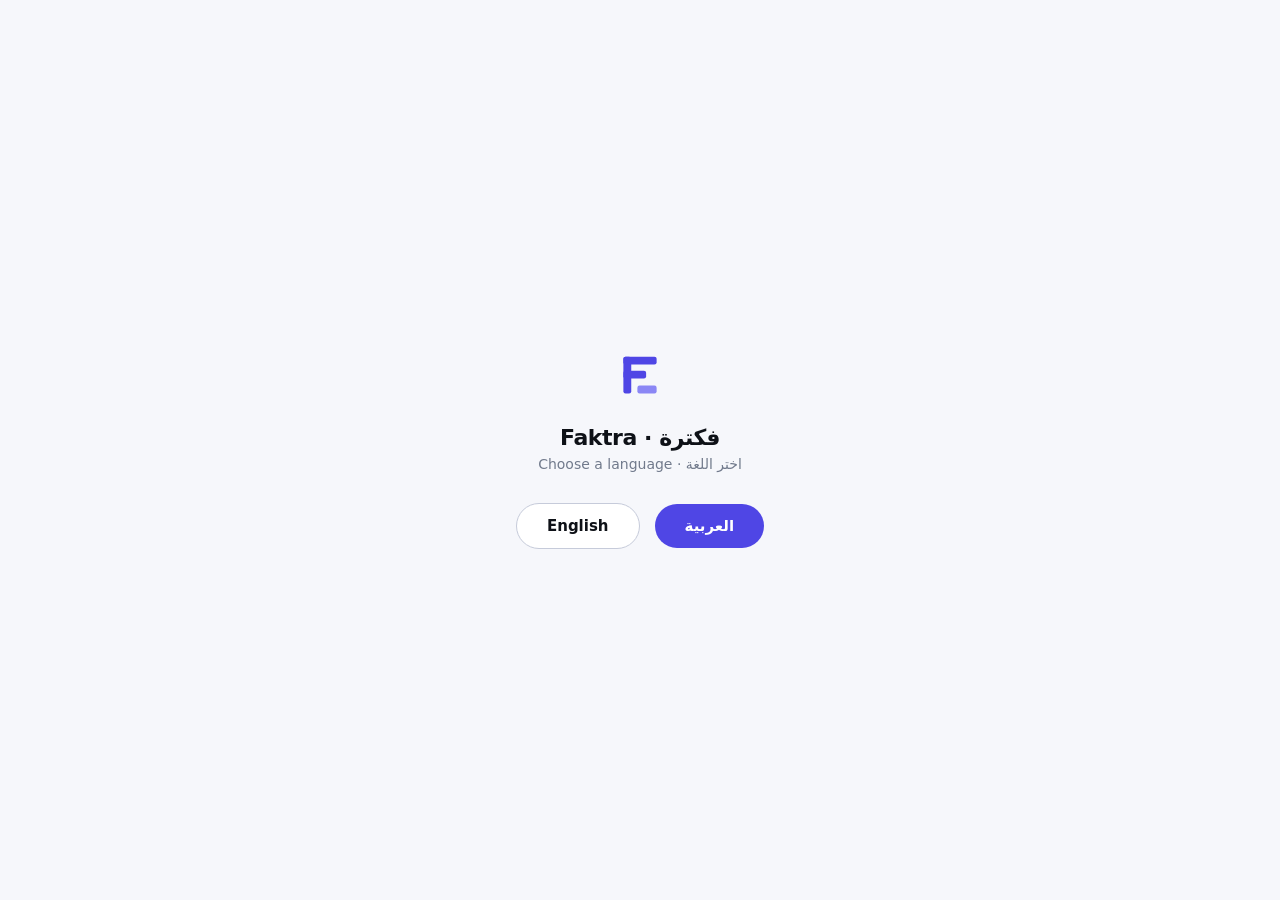
<file: index.html>
<!doctype html>
<html lang="ar" dir="rtl">
<head>
<meta charset="utf-8">
<meta name="viewport" content="width=device-width, initial-scale=1">

<title>فكترة — الفوترة الإلكترونية والمحاسبة في الإمارات ومصر | Faktra</title>
<meta name="description" content="نظام فوترة إلكترونية ومحاسبة للشركات في الإمارات ومصر. اختر العربية أو الإنجليزية. Faktra — e-invoicing and accounting for the UAE and Egypt.">

<!-- الجذر ليس محتوى يُفهرَس، بل تحويل. الوجهة الافتراضية هي
     العربية، وهو ما يقوله x-default لمحركات البحث. -->
<link rel="canonical" href="https://faktra.ae/ar/">
<link rel="alternate" hreflang="ar" href="https://faktra.ae/ar/">
<link rel="alternate" hreflang="en" href="https://faktra.ae/en/">
<link rel="alternate" hreflang="x-default" href="https://faktra.ae/ar/">

<!-- ثانيتان تكفيان لمن أراد الإنجليزية، ولا تترك زائرًا أمام
     صفحة فارغة إن تعطّلت الشيفرة. -->
<meta http-equiv="refresh" content="2; url=./ar/index.html">

<style>
  body { margin:0; min-height:100vh; display:grid; place-items:center;
    font-family:'Tajawal',system-ui,sans-serif; background:#F6F7FB; color:#0E1117; }
  .box { text-align:center; padding:40px 24px; }
  svg { width:56px; height:56px; }
  h1 { font-size:22px; margin:18px 0 6px; letter-spacing:-.02em; }
  p { color:#717A8C; font-size:14px; margin:0 0 26px; }
  a { display:inline-block; margin:5px; padding:13px 30px; border-radius:999px;
    text-decoration:none; font-weight:700; font-size:15px;
    background:#4F46E5; color:#fff; }
  a.alt { background:#fff; color:#0E1117; border:1px solid #C6CBDA; }
</style>
</head>
<body>
  <main class="box">
    <svg viewBox="0 0 64 64" aria-hidden="true">
      <rect fill="#4F46E5" x="13" y="11" width="9" height="42" rx="2.5"/>
      <rect fill="#4F46E5" x="13" y="11" width="38" height="9" rx="2.5"/>
      <rect fill="#4F46E5" x="13" y="27" width="26" height="9" rx="2.5"/>
      <rect fill="#8B87F5" x="29" y="44" width="22" height="9" rx="2.5"/>
    </svg>
    <h1>فكترة · Faktra</h1>
    <p>اختر اللغة · Choose a language</p>
    <a href="./ar/index.html" hreflang="ar">العربية</a>
    <a class="alt" href="./en/index.html" hreflang="en" lang="en">English</a>
  </main>
</body>
</html>
</file>
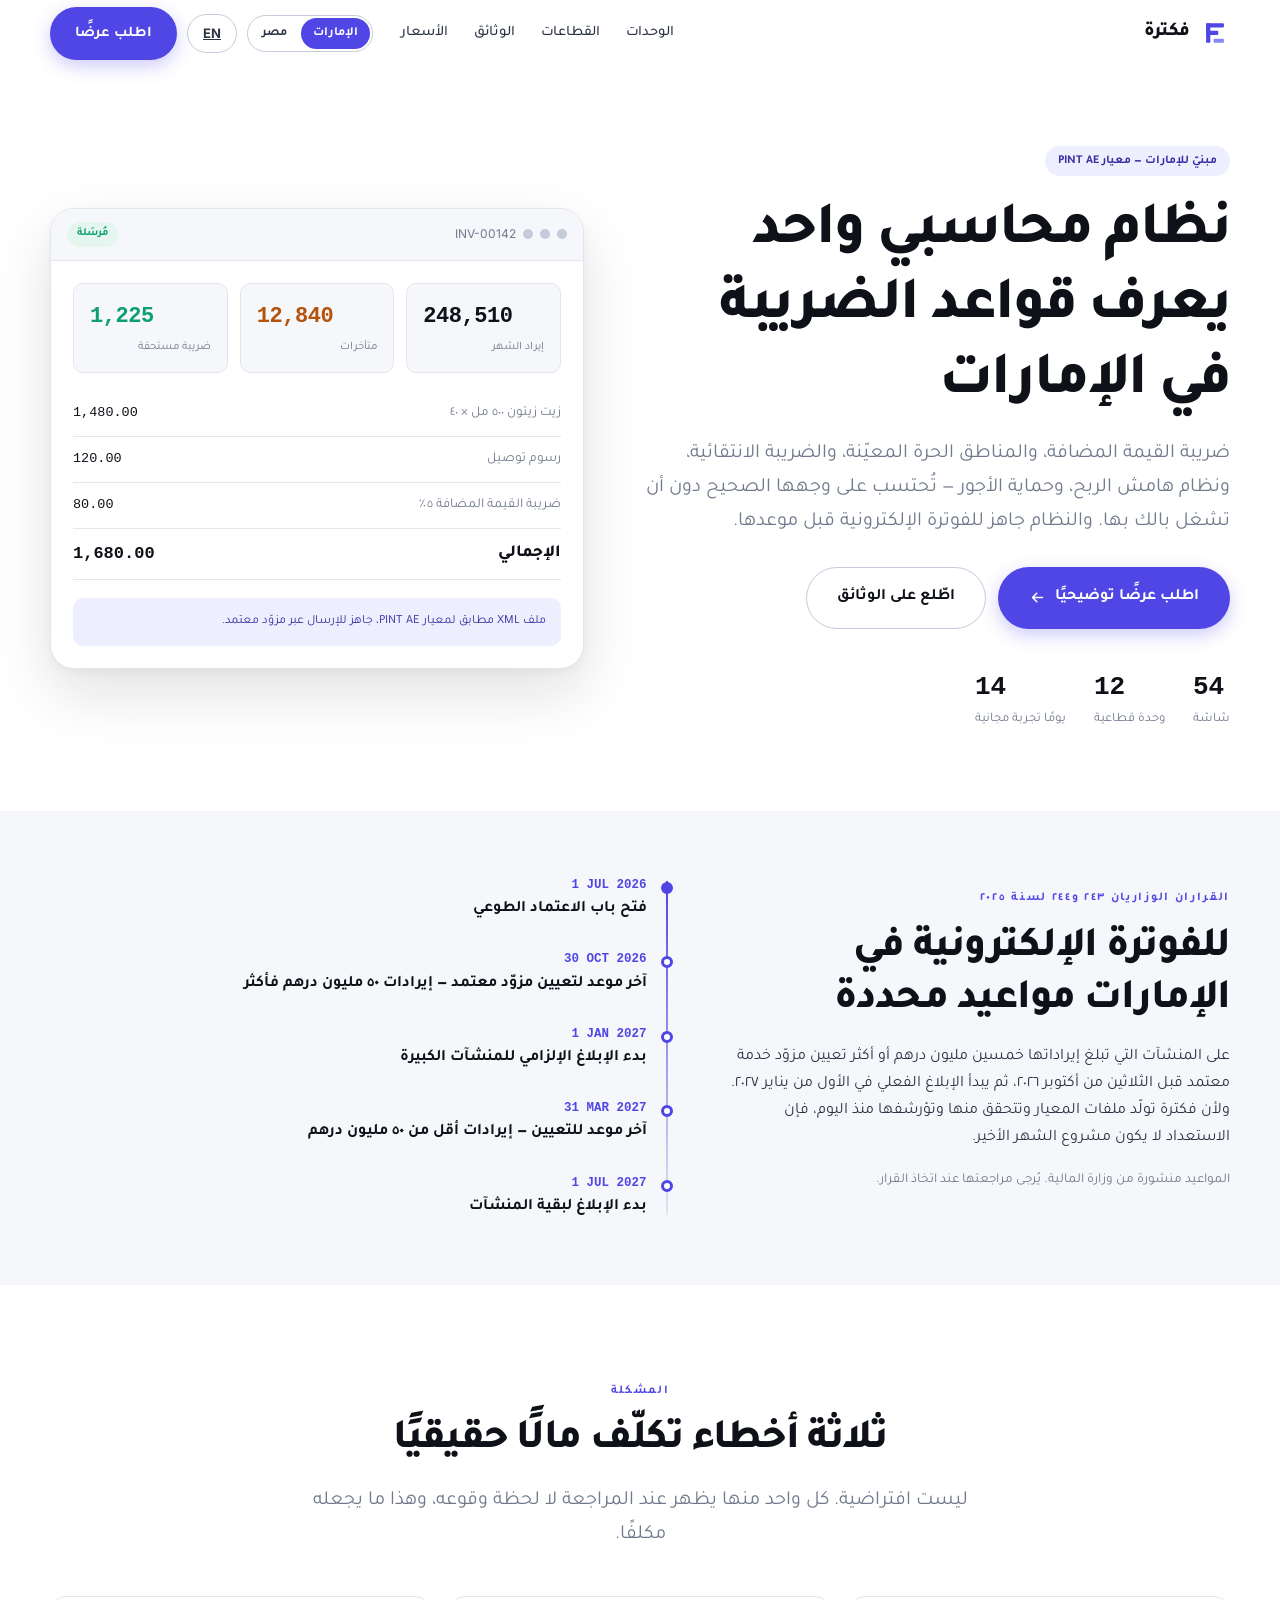
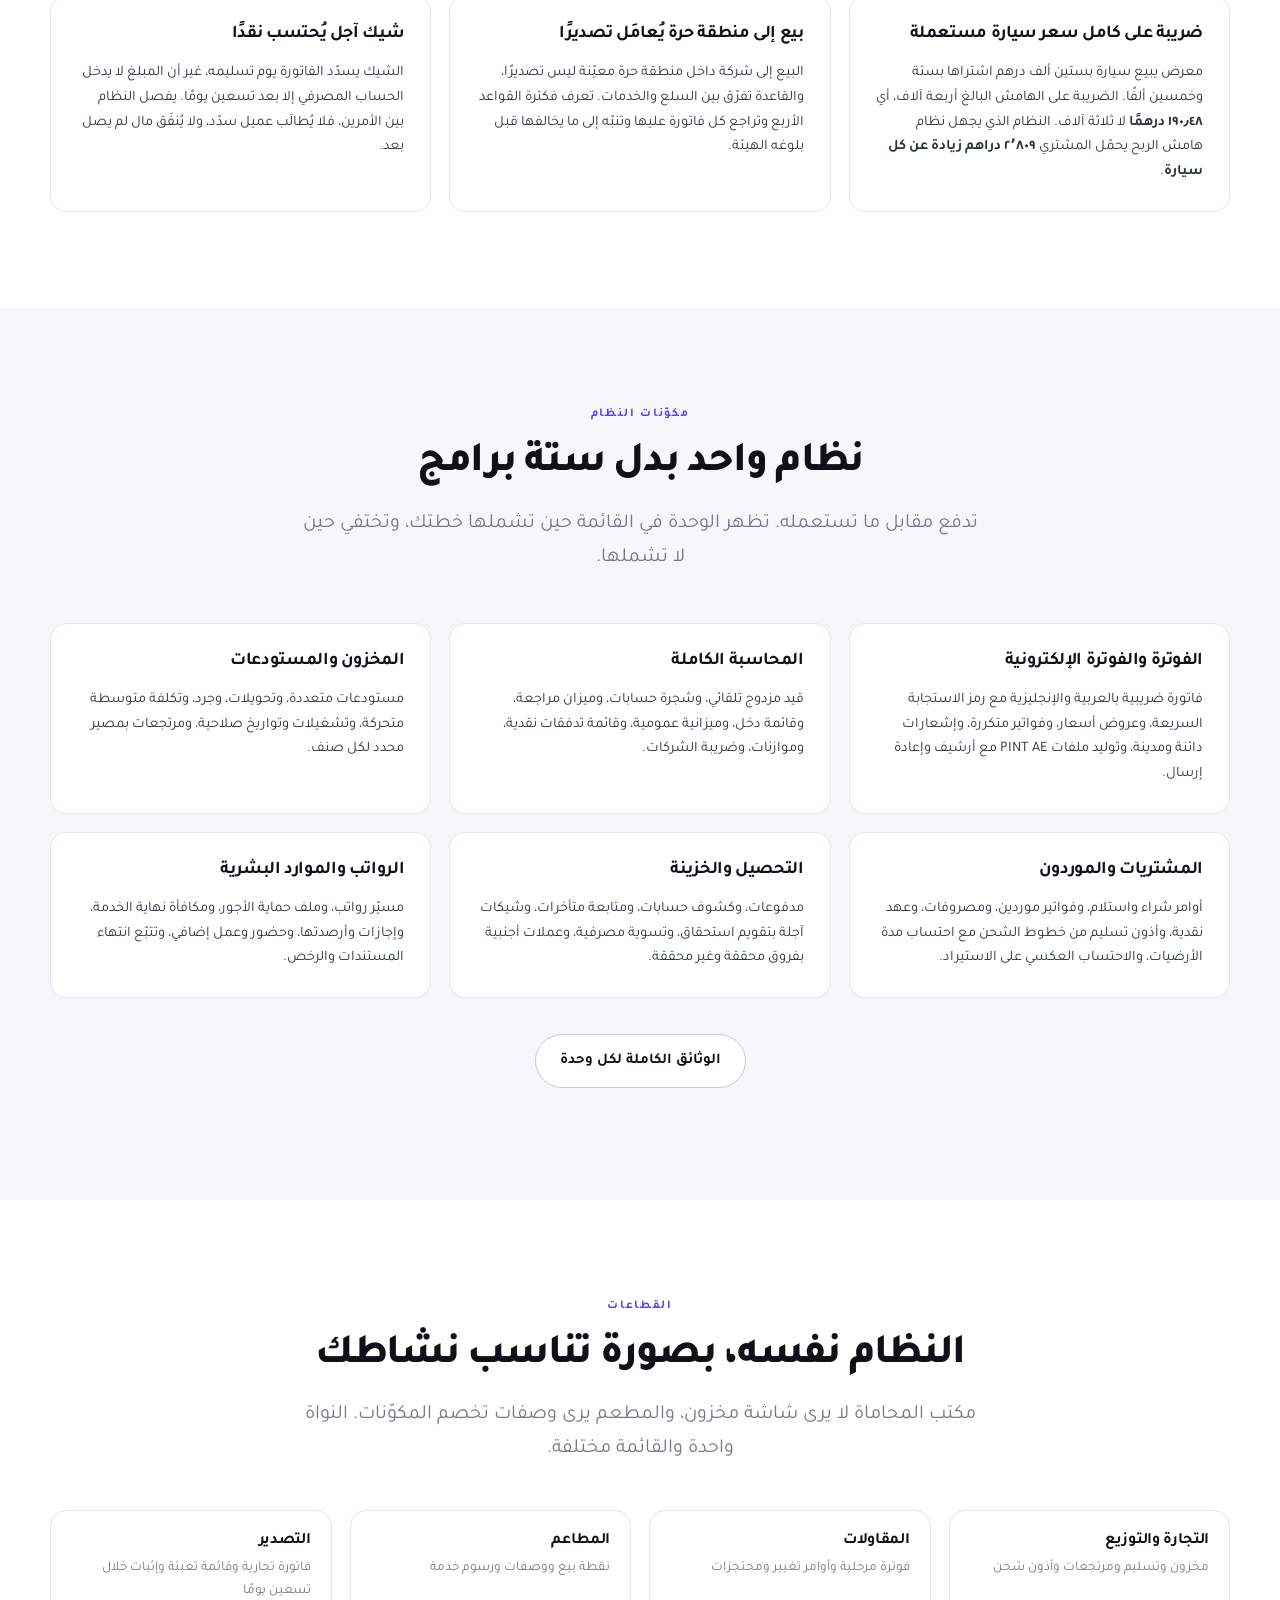
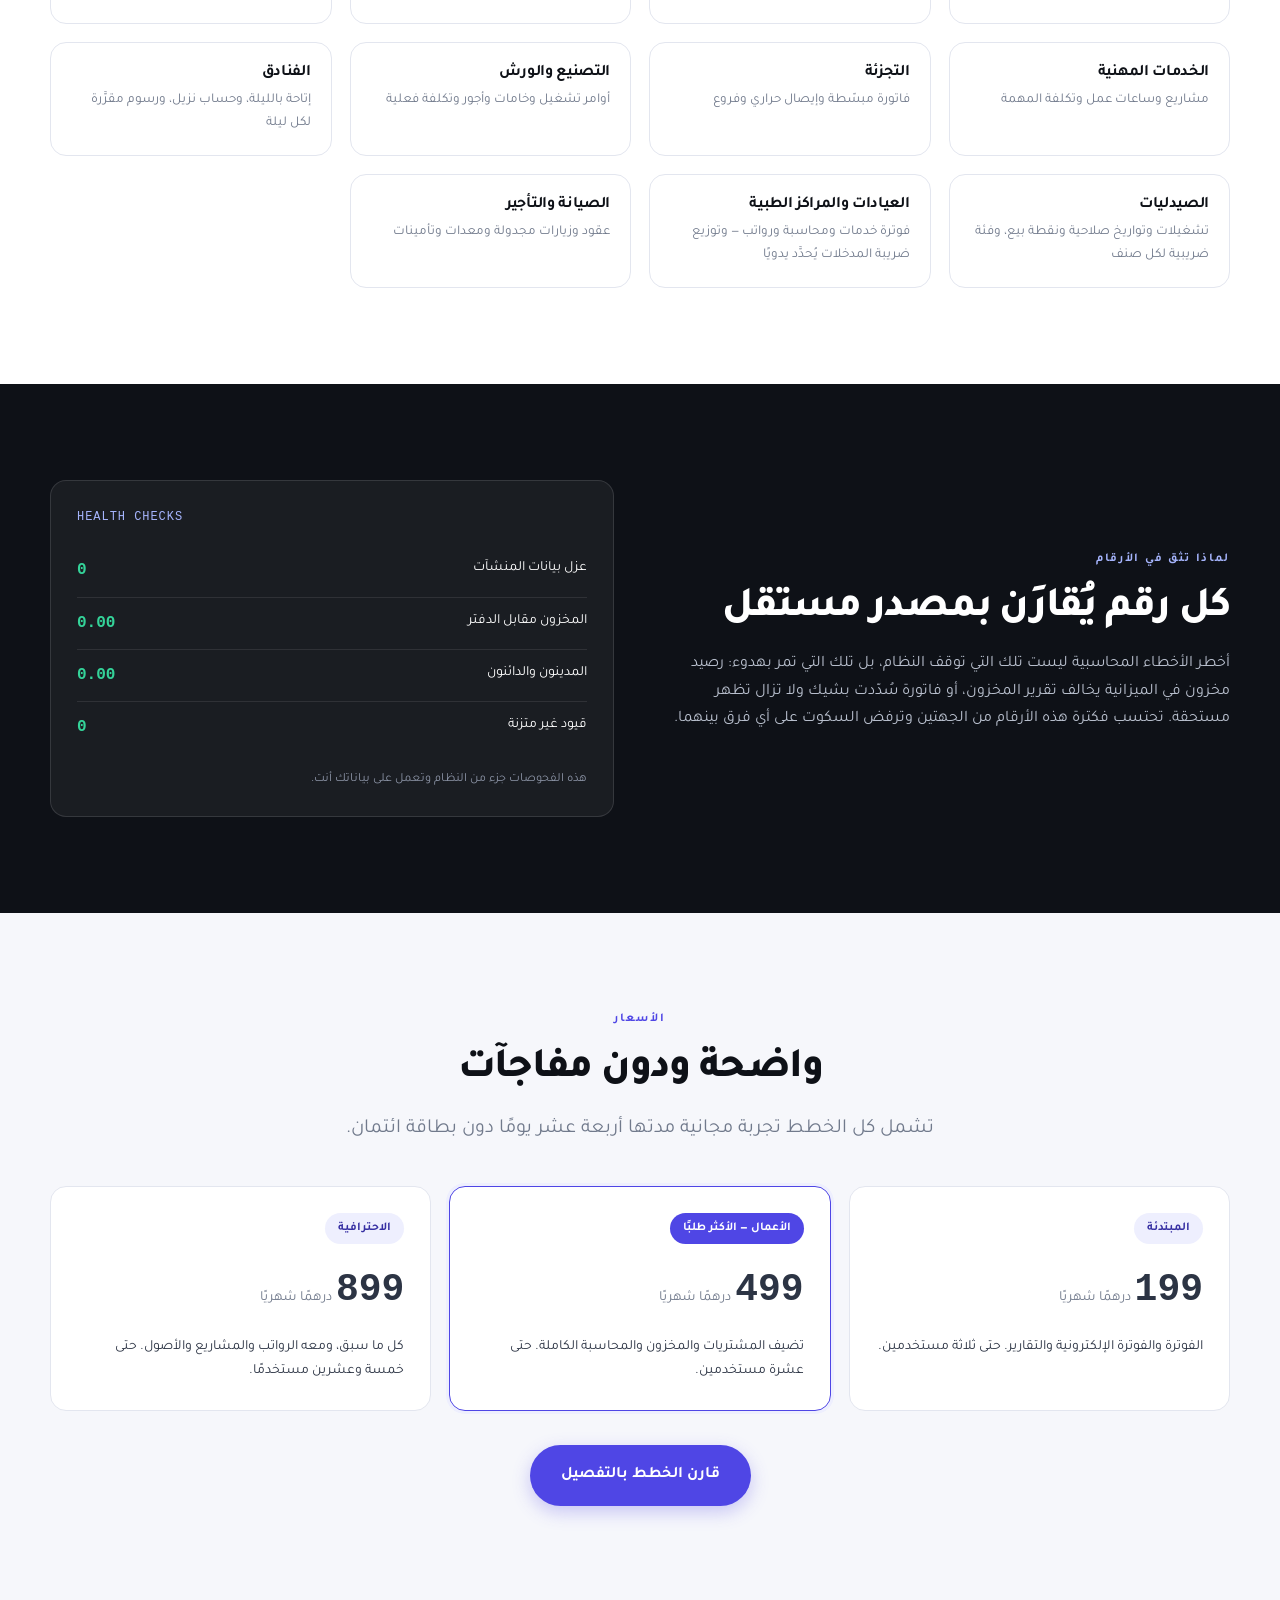
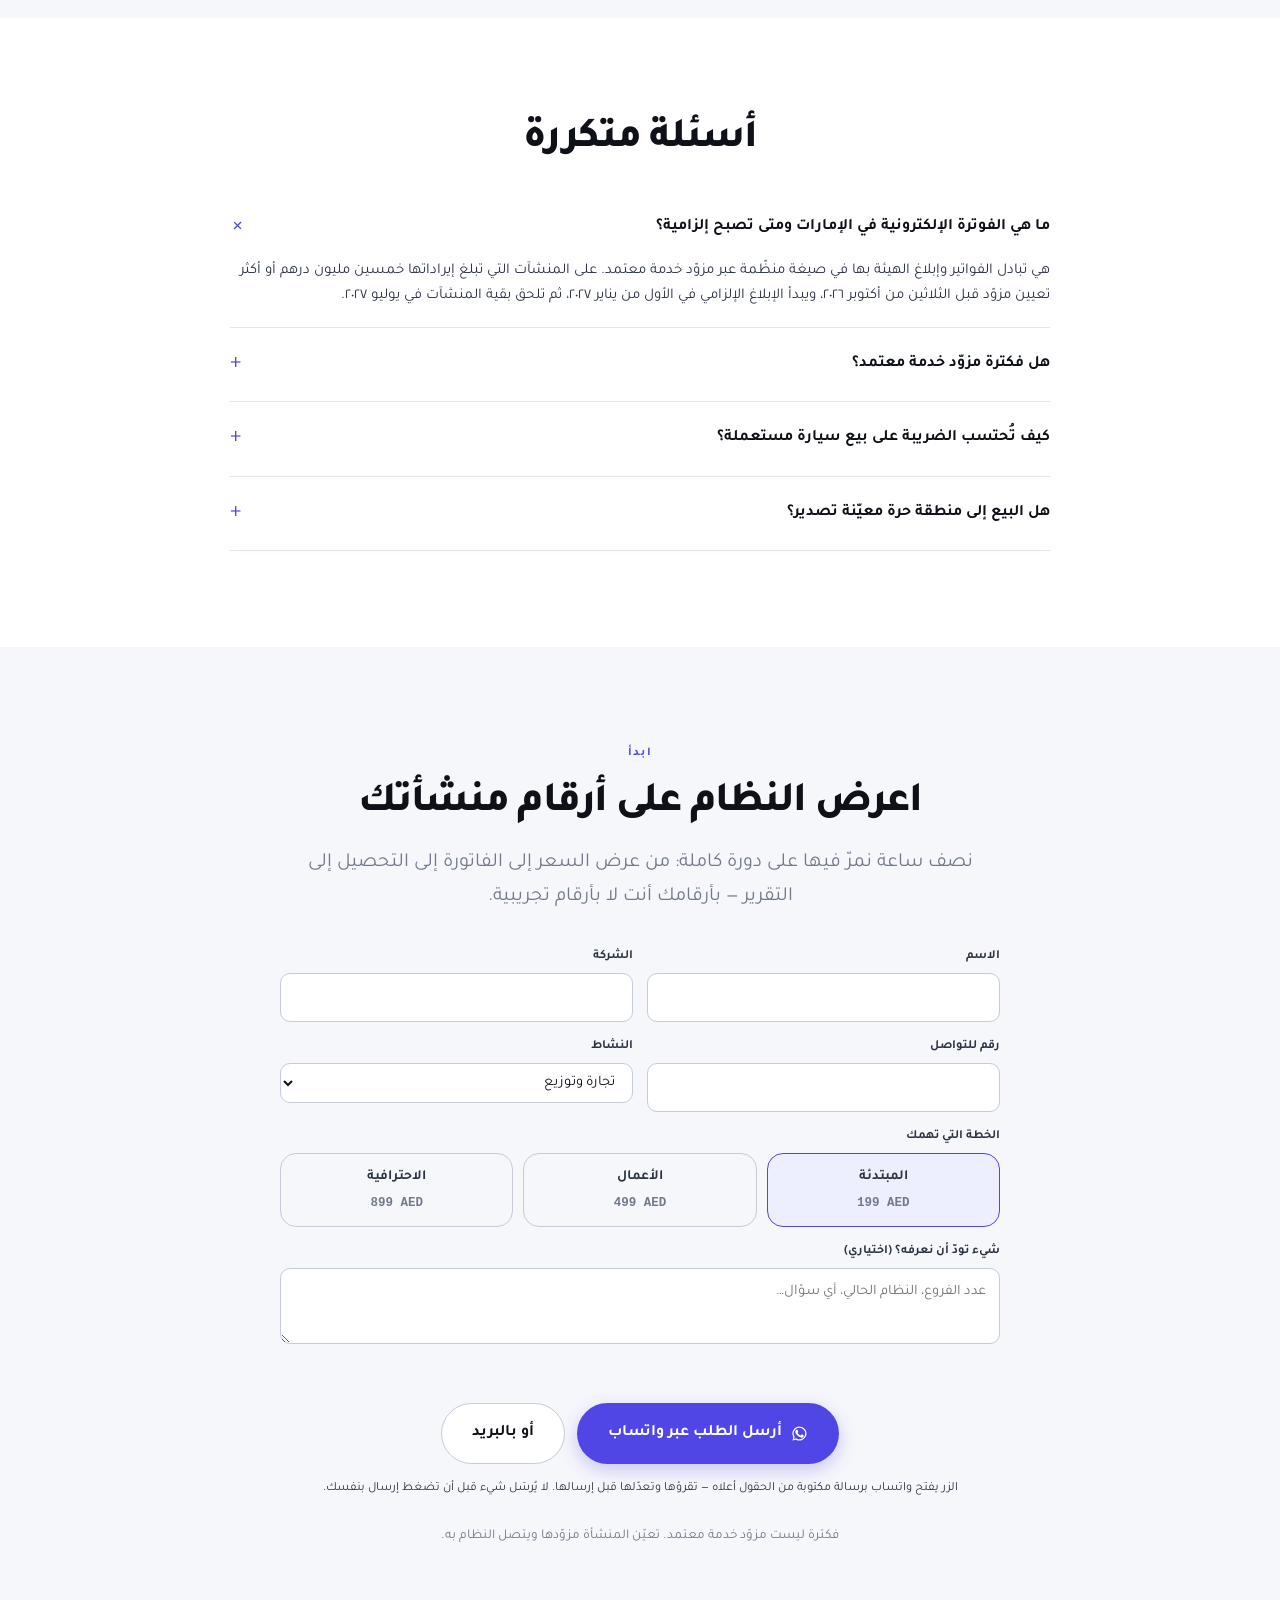
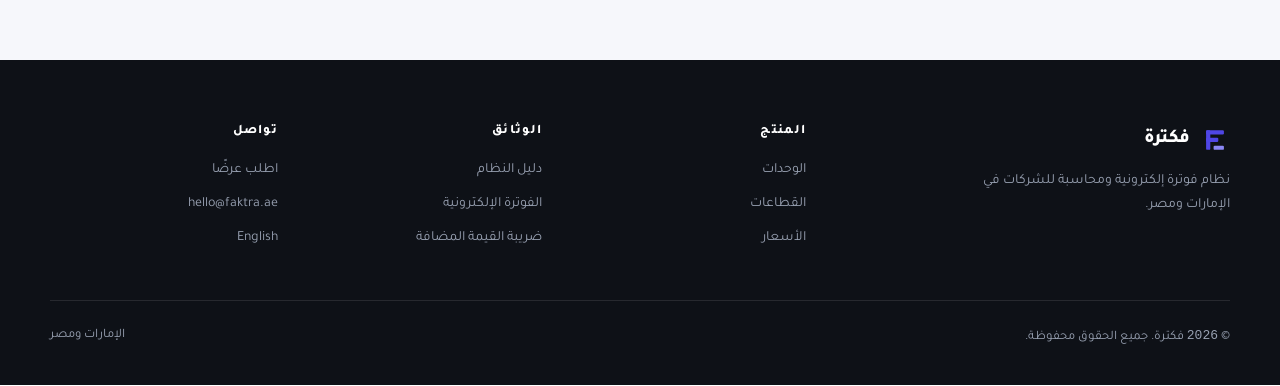
<file: ar/index.html>
<!doctype html>
<html lang="ar" dir="rtl">
<head>
<meta charset="utf-8">
<meta name="viewport" content="width=device-width, initial-scale=1">

<title>فكترة — نظام الفوترة الإلكترونية والمحاسبة للشركات في الإمارات ومصر</title>
<meta name="description" content="نظام محاسبي متكامل للإمارات ومصر: في الإمارات فوترة بمعيار PINT AE، وفي مصر الفاتورة والإيصال الإلكتروني بصيغة مصلحة الضرائب المصرية. ضريبة القيمة المضافة، والمخزون، والرواتب. تجربة مجانية أربعة عشر يومًا.">

<link rel="canonical" href="https://faktra.ae/ar/">
<link rel="alternate" hreflang="ar" href="https://faktra.ae/ar/">
<link rel="alternate" hreflang="en" href="https://faktra.ae/en/">
<link rel="alternate" hreflang="x-default" href="https://faktra.ae/ar/">

<meta property="og:type" content="website">
<meta property="og:locale" content="ar_AE">
<meta property="og:locale:alternate" content="en_AE">
<meta property="og:site_name" content="فكترة">
<meta property="og:title" content="فكترة — نظام الفوترة الإلكترونية والمحاسبة للشركات في الإمارات ومصر">
<meta property="og:description" content="فوترة إلكترونية بمعيار PINT AE في الإمارات، والفاتورة والإيصال الإلكتروني بصيغة المصلحة في مصر، ومحاسبة ومخزون ورواتب في نظام واحد.">
<meta property="og:url" content="https://faktra.ae/ar/">
<meta name="twitter:card" content="summary_large_image">

<link rel="stylesheet" href="../site.css">

<script type="application/ld+json">
{
  "@context": "https://schema.org",
  "@graph": [
    {
      "@type": "Organization",
      "@id": "https://faktra.ae/#organization",
      "name": "فكترة",
      "alternateName": "Faktra",
      "url": "https://faktra.ae/",
      "description": "نظام فوترة إلكترونية ومحاسبة للشركات في دولة الإمارات العربية المتحدة وجمهورية مصر العربية.",
      "areaServed": [
        { "@type": "Country", "name": "United Arab Emirates" },
        { "@type": "Country", "name": "Egypt" }
      ],
      "knowsLanguage": ["ar", "en"]
    },
    {
      "@type": "SoftwareApplication",
      "@id": "https://faktra.ae/#software",
      "name": "فكترة",
      "applicationCategory": "BusinessApplication",
      "applicationSubCategory": "Accounting and e-invoicing software",
      "operatingSystem": "Web browser",
      "inLanguage": ["ar", "en"],
      "publisher": { "@id": "https://faktra.ae/#organization" },
      "featureList": [
        "فوترة ضريبية ثنائية اللغة برمز الاستجابة السريعة",
        "توليد ملفات PINT AE والتحقق منها وأرشفتها — الإمارات",
        "الفاتورة الإلكترونية بصيغة مصلحة الضرائب المصرية وختمها وإرسالها ومتابعة حالتها — مصر",
        "الإيصال الإلكتروني للبيع للمستهلك النهائي — مصر",
        "إقرار ضريبة القيمة المضافة",
        "قواعد المناطق الحرة المعيّنة",
        "نظام هامش الربح للسلع المستعملة",
        "الضريبة الانتقائية وإقرارها",
        "محاسبة بالقيد المزدوج وقوائم مالية",
        "الفنادق: إتاحة بالليلة وحساب نزيل ورسوم مقرَّرة لكل ليلة",
        "إدارة المخزون بالتكلفة المتوسطة المتحركة",
        "المشتريات والموردون والشيكات الآجلة",
        "الرواتب وملف حماية الأجور ومكافأة نهاية الخدمة"
      ],
      "offers": [
        { "@type": "Offer", "name": "المبتدئة", "price": "199",
          "priceCurrency": "AED", "url": "https://faktra.ae/ar/pricing.html" },
        { "@type": "Offer", "name": "الأعمال", "price": "499",
          "priceCurrency": "AED", "url": "https://faktra.ae/ar/pricing.html" },
        { "@type": "Offer", "name": "الاحترافية", "price": "899",
          "priceCurrency": "AED", "url": "https://faktra.ae/ar/pricing.html" },
        { "@type": "Offer", "name": "المبتدئة — مصر", "price": "899",
          "priceCurrency": "EGP", "url": "https://faktra.ae/ar/pricing.html" },
        { "@type": "Offer", "name": "الأعمال — مصر", "price": "1999",
          "priceCurrency": "EGP", "url": "https://faktra.ae/ar/pricing.html" },
        { "@type": "Offer", "name": "الاحترافية — مصر", "price": "3999",
          "priceCurrency": "EGP", "url": "https://faktra.ae/ar/pricing.html" }
      ]
    },
    {
      "@type": "WebSite",
      "@id": "https://faktra.ae/#website",
      "url": "https://faktra.ae/",
      "name": "فكترة",
      "inLanguage": "ar",
      "publisher": { "@id": "https://faktra.ae/#organization" }
    },
    {
      "@type": "FAQPage",
      "mainEntity": [
        {
          "@type": "Question",
          "name": "ما هي الفوترة الإلكترونية في الإمارات ومتى تصبح إلزامية؟",
          "acceptedAnswer": {
            "@type": "Answer",
            "text": "الفوترة الإلكترونية في الإمارات هي تبادل الفواتير وإبلاغ الهيئة بها في صيغة منظّمة عبر مزوّد خدمة معتمد. وفق القرارين الوزاريين 243 و244 لسنة 2025، على المنشآت التي تبلغ إيراداتها خمسين مليون درهم أو أكثر تعيين مزوّد معتمد قبل الثلاثين من أكتوبر 2026، ويبدأ الإبلاغ الإلزامي في الأول من يناير 2027."
          }
        },
        {
          "@type": "Question",
          "name": "هل يدعم النظام الفاتورة والإيصال الإلكتروني في مصر؟",
          "acceptedAnswer": {
            "@type": "Answer",
            "text": "نعم. في مصر لا يوجد مزوّد خدمة معتمد بين الممول والمصلحة: الممول يرسل بنفسه ببيانات اعتماد تصدرها له المصلحة. تبني فكترة المستند بصيغة المصلحة وتسلسله وتختمه وترسله بهذه البيانات وتتابع حالته حتى القبول أو الرفض، وتدعم كذلك الإيصال الإلكتروني للبيع للمستهلك النهائي. أما شهادة الختم فتبقى على توكن في مكتب الممول، ويوقّع عليها وكيل صغير يعمل على الجهاز نفسه."
          }
        },
        {
          "@type": "Question",
          "name": "هل فكترة مزوّد خدمة معتمد؟",
          "acceptedAnswer": {
            "@type": "Answer",
            "text": "لا. تولّد فكترة الفاتورة بمعيار PINT AE وتتحقق منها وتؤرشفها وتتابع حالتها، بينما يمر الإبلاغ الرسمي عبر مزوّد معتمد تتعاقد معه المنشأة ويتصل به النظام."
          }
        },
        {
          "@type": "Question",
          "name": "كيف تُحتسب ضريبة القيمة المضافة على بيع سيارة مستعملة؟",
          "acceptedAnswer": {
            "@type": "Answer",
            "text": "تُحتسب على هامش الربح لا على سعر البيع الكامل. سيارة اشتُريت بـ 56,000 درهم وبيعت بـ 60,000 درهم هامشها 4,000 درهم، والضريبة داخله بنسبة 5/105 أي 190.48 درهمًا. احتساب النسبة على السعر الكامل يحمّل المشتري 2,809 دراهم زيادة."
          }
        },
        {
          "@type": "Question",
          "name": "هل البيع إلى شركة في منطقة حرة معيّنة يُعد تصديرًا؟",
          "acceptedAnswer": {
            "@type": "Answer",
            "text": "لا. الشركة داخل المنطقة الحرة المعيّنة شركة إماراتية، والبيع إليها من البر الرئيسي خاضع للضريبة بالنسبة الأساسية. كما أن قاعدة المناطق الحرة المعيّنة تشمل السلع دون الخدمات."
          }
        }
      ]
    }
  ]
}
</script>
</head>
<body data-country="AE">

<nav class="nav">
  <div class="shell nav-in">
    <a class="brand" href="./index.html" aria-label="فكترة، الصفحة الرئيسية">
      <svg viewBox="0 0 64 64" aria-hidden="true">
        <rect fill="#4F46E5" x="13" y="11" width="9" height="42" rx="2.5"/>
        <rect fill="#4F46E5" x="13" y="11" width="38" height="9" rx="2.5"/>
        <rect fill="#4F46E5" x="13" y="27" width="26" height="9" rx="2.5"/>
        <rect fill="#8B87F5" x="29" y="44" width="22" height="9" rx="2.5"/>
      </svg>
      <span>فكترة</span>
    </a>

    <div class="nav-links">
      <a href="#modules">الوحدات</a>
      <a href="#sectors">القطاعات</a>
      <a href="./docs.html">الوثائق</a>
      <a href="./pricing.html">الأسعار</a>
    </div>

    <div class="nav-act">
      <div class="ctry" data-country-switch="" role="group" aria-label="البلد">
        <button type="button" data-country-to="AE" aria-pressed="true">الإمارات</button>
        <button type="button" data-country-to="EG" aria-pressed="false">مصر</button>
      </div>
      <a class="lang" href="../en/index.html" hreflang="en" lang="en">EN</a>
      <a class="btn btn-primary" href="#contact">اطلب عرضًا</a>
      <button class="burger" aria-expanded="false" aria-label="القائمة">
        <span></span><span></span><span></span>
      </button>
    </div>
  </div>
</nav>

<main>

<!-- ══════════════ الواجهة ══════════════ -->
<section style="padding-top:78px;padding-bottom:80px;overflow:hidden">
  <div class="shell split">
    <div>
      <p class="pill reveal" style="margin-bottom:20px">
        <span data-only="AE">مبنيّ للإمارات — معيار PINT AE</span>
        <span data-only="EG">مبنيّ لمصر — منظومتا الفاتورة والإيصال</span></p>

      <h1 class="reveal d1">نظام محاسبي واحد<br>
        <span data-only="AE">يعرف قواعد الضريبة في الإمارات</span>
        <span data-only="EG">يعرف قواعد الضريبة في مصر</span></h1>

      <p class="lead reveal d2" data-only="AE">
        ضريبة القيمة المضافة، والمناطق الحرة المعيّنة، والضريبة الانتقائية،
        ونظام هامش الربح، وحماية الأجور — تُحتسب على وجهها الصحيح دون أن
        تشغل بالك بها. والنظام جاهز للفوترة الإلكترونية قبل موعدها.
      </p>

      <p class="lead reveal d2" data-only="EG">
        ضريبة القيمة المضافة أربعة عشر في المئة، والفاتورة الإلكترونية
        والإيصال الإلكتروني بصيغة المصلحة — يبنيها النظام ويسلسلها ويختمها
        ويرسلها ويتابع حالتها حتى القبول، والمحاسبة كاملة من ورائها.
      </p>

      <div class="reveal d3" style="display:flex;gap:12px;flex-wrap:wrap;margin-top:28px">
        <a class="btn btn-primary btn-lg" href="#contact">
          اطلب عرضًا توضيحيًا
          <svg viewBox="0 0 24 24" fill="none" aria-hidden="true"><path d="M19 12H5M11 6l-6 6 6 6"
            stroke="currentColor" stroke-width="2.2" stroke-linecap="round" stroke-linejoin="round"/></svg>
        </a>
        <a class="btn btn-ghost btn-lg" href="./docs.html">اطّلع على الوثائق</a>
      </div>

      <div class="reveal d4" style="display:flex;gap:28px;margin-top:36px;flex-wrap:wrap">
        <div>
          <div class="n" style="font-size:26px;font-weight:800" data-count="54">54</div>
          <div style="font-size:13px;color:var(--muted)">شاشة</div>
        </div>
        <div>
          <div class="n" style="font-size:26px;font-weight:800" data-count="12">12</div>
          <div style="font-size:13px;color:var(--muted)">وحدة قطاعية</div>
        </div>
        <div>
          <div class="n" style="font-size:26px;font-weight:800" data-count="14">14</div>
          <div style="font-size:13px;color:var(--muted)">يومًا تجربة مجانية</div>
        </div>
      </div>
    </div>

    <div class="reveal d2 float">
      <figure class="mock" style="margin:0">
        <div class="mock-bar">
          <span class="mock-dot"></span><span class="mock-dot"></span><span class="mock-dot"></span>
          <span class="en" style="margin-inline-start:10px;font-size:12px;color:var(--muted)">INV-00142</span>
          <span class="pill ok" style="margin-inline-start:auto;font-size:11px;padding:3px 10px">مُرسَلة</span>
        </div>
        <div class="mock-body">
          <div class="sat" style="margin-bottom:18px">
            <div><div class="v">248,510</div><div class="l">إيراد الشهر</div></div>
            <div><div class="v" style="color:var(--warn)">12,840</div><div class="l">متأخرات</div></div>
            <div><div class="v" style="color:var(--pos)">1,225</div><div class="l">ضريبة مستحقة</div></div>
          </div>
          <div class="mock-row"><span class="mock-k">زيت زيتون ٥٠٠ مل × ٤٠</span><span class="n">1,480.00</span></div>
          <div class="mock-row"><span class="mock-k">رسوم توصيل</span><span class="n">120.00</span></div>
          <div class="mock-row" data-only="AE"><span class="mock-k">ضريبة القيمة المضافة ٥٪</span><span class="n">80.00</span></div>
          <div class="mock-row" data-only="EG"><span class="mock-k">ضريبة القيمة المضافة ١٤٪</span><span class="n">224.00</span></div>
          <div class="mock-row" data-only="AE"><span class="mock-tot">الإجمالي</span><span class="mock-tot n">1,680.00</span></div>
          <div class="mock-row" data-only="EG"><span class="mock-tot">الإجمالي</span><span class="mock-tot n">1,824.00</span></div>
          <p data-only="AE" style="margin:18px 0 0;padding:13px 15px;background:var(--indigo-wash);
                    border-radius:var(--r);font-size:12.5px;color:var(--indigo-deep)">
            ملف XML مطابق لمعيار PINT AE، جاهز للإرسال عبر مزوّد معتمد.
          </p>
          <p data-only="EG" style="margin:18px 0 0;padding:13px 15px;background:var(--indigo-wash);
                    border-radius:var(--r);font-size:12.5px;color:var(--indigo-deep)">
            مستند بصيغة المصلحة، مختوم ومُرسَل، والحالة متابَعة حتى القبول.
          </p>
        </div>
      </figure>
    </div>
  </div>
</section>

<!-- ══════════════ مصر: المنظومة قائمة بالفعل ══════════════

     ليست هذه ترجمة لقسم المواعيد الإماراتي. الإمارات ما زالت أمام
     مواعيد قادمة، ومصر تجاوزتها: المنظومة سارية ومُلزِمة الآن. عرض
     «استعد قبل الموعد» على تاجر مصري يقول له إن كاتب النص لا يعرف
     سوقه — وهو استنتاج صحيح لو حدث.
     ══════════════════════════════════════════════════════ -->
<section class="wash tight" data-only="EG">
  <div class="shell split-alt">
    <div class="reveal">
      <p class="eyebrow">منظومتا الفاتورة والإيصال الإلكتروني</p>
      <h2>في مصر المنظومة سارية بالفعل، لا قادمة</h2>
      <p>
        الفاتورة الإلكترونية مُلزِمة للمسجَّلين في ضريبة القيمة المضافة،
        والإيصال الإلكتروني مُلزِم لمن يبيع للمستهلك النهائي، وقد طُبّقا
        على مراحل انتهت. ومن يصدر اليوم فاتورة ورقية لا ينتظر موعدًا،
        بل يخالف قاعدة قائمة تترتب عليها غرامات.
      </p>
      <p>
        وفكترة تبني المستند بصيغة المصلحة، وتسلسله تسلسلًا مطابقًا،
        وتختمه، وترسله ببيانات اعتمادك أنت، وتتابع حالته حتى القبول أو
        الرفض — ويظل مؤرشفًا عندك بعد ذلك.
      </p>
      <p style="font-size:13.5px;color:var(--muted)">
        القواعد والمراحل منشورة من مصلحة الضرائب المصرية. يُرجى مراجعتها
        عند اتخاذ القرار.
      </p>
    </div>

    <div class="reveal d2">
      <ol class="time" style="list-style:none;padding-inline-start:26px;margin:0">
        <li class="time-i done"><p class="time-d">١</p>
          <strong>بيانات اعتماد من المصلحة</strong>
          <p style="font-size:13.5px;color:var(--muted);margin:4px 0 0">
            تصدرها لك المصلحة باسمك، ولا يمر بينكما مزوّد معتمد.</p></li>
        <li class="time-i done"><p class="time-d">٢</p>
          <strong>رقم التسجيل وكود النشاط</strong>
          <p style="font-size:13.5px;color:var(--muted);margin:4px 0 0">
            تسع خانات، وكود النشاط الذي سُجّلت تحته.</p></li>
        <li class="time-i done"><p class="time-d">٣</p>
          <strong>ختم إلكتروني على توكن</strong>
          <p style="font-size:13.5px;color:var(--muted);margin:4px 0 0">
            الشهادة في مكتبك، ولا يستطيع خادم أن يلمسها — فيوقّع وكيل
            صغير على الجهاز نفسه.</p></li>
        <li class="time-i"><p class="time-d">٤</p>
          <strong>تجربة على بيئة المصلحة التجريبية</strong>
          <p style="font-size:13.5px;color:var(--muted);margin:4px 0 0">
            دورة كاملة قبل أول فاتورة حقيقية.</p></li>
        <li class="time-i"><p class="time-d">٥</p>
          <strong>التحويل إلى الإنتاج</strong></li>
      </ol>
    </div>
  </div>
</section>

<!-- ══════════════ الإمارات: المواعيد ══════════════ -->
<section class="wash tight" data-only="AE">
  <div class="shell split-alt">
    <div class="reveal">
      <p class="eyebrow">القراران الوزاريان ٢٤٣ و٢٤٤ لسنة ٢٠٢٥</p>
      <h2>للفوترة الإلكترونية في الإمارات مواعيد محددة</h2>
      <p>
        على المنشآت التي تبلغ إيراداتها خمسين مليون درهم أو أكثر تعيين مزوّد
        خدمة معتمد قبل الثلاثين من أكتوبر ٢٠٢٦، ثم يبدأ الإبلاغ الفعلي في
        الأول من يناير ٢٠٢٧. ولأن فكترة تولّد ملفات المعيار وتتحقق منها
        وتؤرشفها منذ اليوم، فإن الاستعداد لا يكون مشروع الشهر الأخير.
      </p>
      <p style="font-size:13.5px;color:var(--muted)">
        المواعيد منشورة من وزارة المالية. يُرجى مراجعتها عند اتخاذ القرار.
      </p>
    </div>

    <div class="reveal d2">
      <ol class="time" style="list-style:none;padding-inline-start:26px;margin:0">
        <li class="time-i done"><p class="time-d">1 JUL 2026</p>
          <strong>فتح باب الاعتماد الطوعي</strong></li>
        <li class="time-i"><p class="time-d">30 OCT 2026</p>
          <strong>آخر موعد لتعيين مزوّد معتمد — إيرادات ٥٠ مليون درهم فأكثر</strong></li>
        <li class="time-i"><p class="time-d">1 JAN 2027</p>
          <strong>بدء الإبلاغ الإلزامي للمنشآت الكبيرة</strong></li>
        <li class="time-i"><p class="time-d">31 MAR 2027</p>
          <strong>آخر موعد للتعيين — إيرادات أقل من ٥٠ مليون درهم</strong></li>
        <li class="time-i"><p class="time-d">1 JUL 2027</p>
          <strong>بدء الإبلاغ لبقية المنشآت</strong></li>
      </ol>
    </div>
  </div>
</section>

<!-- ══════════════ ثلاثة أخطاء ══════════════ -->
<section>
  <div class="shell">
    <div class="center" style="margin-bottom:44px">
      <p class="eyebrow">المشكلة</p>
      <h2 class="reveal">ثلاثة أخطاء تكلّف مالًا حقيقيًا</h2>
      <p class="lead reveal d2" style="margin-inline:auto">
        ليست افتراضية. كل واحد منها يظهر عند المراجعة لا لحظة وقوعه،
        وهذا ما يجعله مكلفًا.
      </p>
    </div>

    <div class="grid g3">
      <article class="card hover reveal" data-only="AE">
        <h3 style="font-size:18px">ضريبة على كامل سعر سيارة مستعملة</h3>
        <p style="font-size:14.5px">
          معرض يبيع سيارة بستين ألف درهم اشتراها بستة وخمسين ألفًا. الضريبة
          على الهامش البالغ أربعة آلاف، أي <strong>١٩٠٫٤٨ درهمًا</strong> لا
          ثلاثة آلاف. النظام الذي يجهل نظام هامش الربح يحمّل المشتري
          <strong>٢٬٨٠٩ دراهم زيادة عن كل سيارة</strong>.
        </p>
      </article>

      <article class="card hover reveal" data-only="EG">
        <h3 style="font-size:18px">رقم صحيح ومستند مرفوض</h3>
        <p style="font-size:14.5px">
          المصلحة تتحقق من الختم على نصٍّ بالحرف لا على المعنى. نسبة كُتبت
          <span class="en" dir="ltr">14.00</span> وخرجت
          <span class="en" dir="ltr">14</span> قيمتها واحدة والمستند مرفوض،
          والرسالة تقول «توقيع غير صالح» لا «النقطتان ناقصتان».
        </p>
      </article>

      <article class="card hover reveal d1" data-only="EG">
        <h3 style="font-size:18px">ختم لكل إيصال يوقف الكاشير</h3>
        <p style="font-size:14.5px">
          الإيصال الإلكتروني يُرسَل دفعاتٍ، والختم الواحد يغطي الدفعة كلها.
          نظام يعامل الإيصال كفاتورة صغيرة يختم أربعمئة مرة في اليوم على
          توكن واحد — فيقف الطابور، ويؤجَّل الإرسال، ثم يتراكم.
        </p>
      </article>

      <article class="card hover reveal d1" data-only="AE">
        <h3 style="font-size:18px">بيع إلى منطقة حرة يُعامَل تصديرًا</h3>
        <p style="font-size:14.5px">
          البيع إلى شركة داخل منطقة حرة معيّنة ليس تصديرًا، والقاعدة تفرّق بين
          السلع والخدمات. تعرف فكترة القواعد الأربع وتراجع كل فاتورة عليها
          وتنبّه إلى ما يخالفها قبل بلوغه الهيئة.
        </p>
      </article>

      <article class="card hover reveal d2">
        <h3 style="font-size:18px">شيك آجل يُحتسب نقدًا</h3>
        <p style="font-size:14.5px">
          الشيك يسدّد الفاتورة يوم تسليمه، غير أن المبلغ لا يدخل الحساب
          المصرفي إلا بعد تسعين يومًا. يفصل النظام بين الأمرين، فلا يُطالَب
          عميل سدّد، ولا يُنفَق مال لم يصل بعد.
        </p>
      </article>
    </div>
  </div>
</section>

<!-- ══════════════ الوحدات ══════════════ -->
<section class="wash" id="modules">
  <div class="shell">
    <div class="center" style="margin-bottom:48px">
      <p class="eyebrow">مكوّنات النظام</p>
      <h2 class="reveal">نظام واحد بدل ستة برامج</h2>
      <p class="lead reveal d2" style="margin-inline:auto">
        تدفع مقابل ما تستعمله. تظهر الوحدة في القائمة حين تشملها خطتك،
        وتختفي حين لا تشملها.
      </p>
    </div>

    <div class="grid g3">
      <article class="card hover reveal">
        <h3 style="font-size:18px">الفوترة والفوترة الإلكترونية</h3>
        <p style="font-size:14.5px">فاتورة ضريبية بالعربية والإنجليزية مع رمز
          الاستجابة السريعة، وعروض أسعار، وفواتير متكررة، وإشعارات دائنة ومدينة،
          <span data-only="AE">وتوليد ملفات PINT AE مع أرشيف وإعادة إرسال.</span><span data-only="EG">وبناء مستند المصلحة والإيصال الإلكتروني وختمهما وإرسالهما ومتابعة حالتهما.</span></p>
      </article>
      <article class="card hover reveal d1">
        <h3 style="font-size:18px">المحاسبة الكاملة</h3>
        <p style="font-size:14.5px">قيد مزدوج تلقائي، وشجرة حسابات، وميزان مراجعة،
          وقائمة دخل، وميزانية عمومية، وقائمة تدفقات نقدية، وموازنات<span data-only="AE">، وضريبة الشركات</span>.</p>
      </article>
      <article class="card hover reveal d2">
        <h3 style="font-size:18px">المخزون والمستودعات</h3>
        <p style="font-size:14.5px">مستودعات متعددة، وتحويلات، وجرد، وتكلفة متوسطة
          متحركة، وتشغيلات وتواريخ صلاحية، ومرتجعات بمصير محدد لكل صنف.</p>
      </article>
      <article class="card hover reveal">
        <h3 style="font-size:18px">المشتريات والموردون</h3>
        <p style="font-size:14.5px">أوامر شراء واستلام، وفواتير موردين، ومصروفات،
          وعهد نقدية، وأذون تسليم من خطوط الشحن مع احتساب مدة الأرضيات،
          والاحتساب العكسي على الاستيراد.</p>
      </article>
      <article class="card hover reveal d1">
        <h3 style="font-size:18px">التحصيل والخزينة</h3>
        <p style="font-size:14.5px">مدفوعات، وكشوف حسابات، ومتابعة متأخرات، وشيكات
          آجلة بتقويم استحقاق، وتسوية مصرفية، وعملات أجنبية بفروق محققة وغير محققة.</p>
      </article>
      <article class="card hover reveal d2">
        <h3 style="font-size:18px">الرواتب والموارد البشرية</h3>
        <p style="font-size:14.5px">مسيّر رواتب، <span data-only="AE">وملف حماية الأجور، </span>ومكافأة نهاية
          الخدمة، وإجازات وأرصدتها، وحضور وعمل إضافي، وتتبّع انتهاء المستندات والرخص.</p>
      </article>
    </div>

    <p class="center reveal" style="margin-top:36px">
      <a class="btn btn-ghost" href="./docs.html">الوثائق الكاملة لكل وحدة</a>
    </p>
  </div>
</section>

<!-- ══════════════ القطاعات ══════════════ -->
<section id="sectors">
  <div class="shell">
    <div class="center" style="margin-bottom:44px">
      <p class="eyebrow">القطاعات</p>
      <h2 class="reveal">النظام نفسه، بصورة تناسب نشاطك</h2>
      <p class="lead reveal d2" style="margin-inline:auto">
        مكتب المحاماة لا يرى شاشة مخزون، والمطعم يرى وصفات تخصم المكوّنات.
        النواة واحدة والقائمة مختلفة.
      </p>
    </div>

    <div class="grid g4">
      <article class="card hover reveal" style="padding:20px">
        <h3 style="font-size:16px;margin-bottom:6px">التجارة والتوزيع</h3>
        <p style="font-size:13.5px;margin:0;color:var(--muted)">مخزون وتسليم ومرتجعات وأذون شحن</p>
      </article>
      <article class="card hover reveal d1" style="padding:20px">
        <h3 style="font-size:16px;margin-bottom:6px">المقاولات</h3>
        <p style="font-size:13.5px;margin:0;color:var(--muted)">فوترة مرحلية وأوامر تغيير ومحتجزات</p>
      </article>
      <article class="card hover reveal d2" style="padding:20px">
        <h3 style="font-size:16px;margin-bottom:6px">المطاعم</h3>
        <p style="font-size:13.5px;margin:0;color:var(--muted)">نقطة بيع ووصفات ورسوم خدمة</p>
      </article>
      <article class="card hover reveal d3" style="padding:20px">
        <h3 style="font-size:16px;margin-bottom:6px">التصدير</h3>
        <p style="font-size:13.5px;margin:0;color:var(--muted)">فاتورة تجارية وقائمة تعبئة وإثبات خلال تسعين يومًا</p>
      </article>
      <article class="card hover reveal" style="padding:20px">
        <h3 style="font-size:16px;margin-bottom:6px">الخدمات المهنية</h3>
        <p style="font-size:13.5px;margin:0;color:var(--muted)">مشاريع وساعات عمل وتكلفة المهمة</p>
      </article>
      <article class="card hover reveal d1" style="padding:20px">
        <h3 style="font-size:16px;margin-bottom:6px">التجزئة</h3>
        <p style="font-size:13.5px;margin:0;color:var(--muted)">فاتورة مبسّطة وإيصال حراري وفروع</p>
      </article>
      <article class="card hover reveal d2" style="padding:20px">
        <h3 style="font-size:16px;margin-bottom:6px">التصنيع والورش</h3>
        <p style="font-size:13.5px;margin:0;color:var(--muted)">أوامر تشغيل وخامات وأجور وتكلفة فعلية</p>
      </article>
      <article class="card hover reveal d2" style="padding:20px">
        <h3 style="font-size:16px;margin-bottom:6px">الفنادق</h3>
        <p style="font-size:13.5px;margin:0;color:var(--muted)">إتاحة بالليلة، وحساب نزيل، ورسوم مقرَّرة لكل ليلة</p>
      </article>
      <article class="card hover reveal" style="padding:20px">
        <h3 style="font-size:16px;margin-bottom:6px">الصيدليات</h3>
        <p style="font-size:13.5px;margin:0;color:var(--muted)">تشغيلات وتواريخ صلاحية ونقطة بيع، وفئة ضريبية لكل صنف</p>
      </article>
      <article class="card hover reveal d1" style="padding:20px">
        <h3 style="font-size:16px;margin-bottom:6px">العيادات والمراكز الطبية</h3>
        <p style="font-size:13.5px;margin:0;color:var(--muted)">فوترة خدمات ومحاسبة ورواتب — وتوزيع ضريبة المدخلات يُحدَّد يدويًا</p>
      </article>
      <article class="card hover reveal d3" style="padding:20px">
        <h3 style="font-size:16px;margin-bottom:6px">الصيانة والتأجير</h3>
        <p style="font-size:13.5px;margin:0;color:var(--muted)">عقود وزيارات مجدولة ومعدات وتأمينات</p>
      </article>
    </div>
  </div>
</section>

<!-- ══════════════ الثقة ══════════════ -->
<section class="dark">
  <div class="shell split-even">
    <div class="reveal">
      <p class="eyebrow">لماذا تثق في الأرقام</p>
      <h2 style="color:#fff">كل رقم يُقارَن بمصدر مستقل</h2>
      <p>
        أخطر الأخطاء المحاسبية ليست تلك التي توقف النظام، بل تلك التي تمر
        بهدوء: رصيد مخزون في الميزانية يخالف تقرير المخزون، أو فاتورة سُدّدت
        بشيك ولا تزال تظهر مستحقة. تحتسب فكترة هذه الأرقام من الجهتين وترفض
        السكوت على أي فرق بينهما.
      </p>
    </div>

    <div class="reveal d2">
      <div style="background:rgba(255,255,255,.05);border:1px solid rgba(255,255,255,.12);
                  border-radius:var(--r-lg);padding:26px">
        <p class="en" style="font-family:var(--mono);font-size:12px;color:#A5B4FC;
                  letter-spacing:.08em;margin:0 0 18px">HEALTH CHECKS</p>
        <dl style="margin:0">
          <div style="display:flex;justify-content:space-between;padding:12px 0;
                      border-bottom:1px solid rgba(255,255,255,.09)">
            <dt style="font-size:14px">عزل بيانات المنشآت</dt>
            <dd class="n" style="margin:0;color:#34D399;font-weight:700">0</dd></div>
          <div style="display:flex;justify-content:space-between;padding:12px 0;
                      border-bottom:1px solid rgba(255,255,255,.09)">
            <dt style="font-size:14px">المخزون مقابل الدفتر</dt>
            <dd class="n" style="margin:0;color:#34D399;font-weight:700">0.00</dd></div>
          <div style="display:flex;justify-content:space-between;padding:12px 0;
                      border-bottom:1px solid rgba(255,255,255,.09)">
            <dt style="font-size:14px">المدينون والدائنون</dt>
            <dd class="n" style="margin:0;color:#34D399;font-weight:700">0.00</dd></div>
          <div style="display:flex;justify-content:space-between;padding:12px 0">
            <dt style="font-size:14px">قيود غير متزنة</dt>
            <dd class="n" style="margin:0;color:#34D399;font-weight:700">0</dd></div>
        </dl>
        <p style="font-size:12.5px;color:#8B93A5;margin:16px 0 0">
          هذه الفحوصات جزء من النظام وتعمل على بياناتك أنت.
        </p>
      </div>
    </div>
  </div>
</section>

<!-- ══════════════ الأسعار ══════════════ -->
<section class="wash">
  <div class="shell center">
    <p class="eyebrow">الأسعار</p>
    <h2 class="reveal">واضحة ودون مفاجآت</h2>
    <p class="lead reveal d2" style="margin:0 auto 40px">
      تشمل كل الخطط تجربة مجانية مدتها أربعة عشر يومًا دون بطاقة ائتمان.
    </p>

    <div class="grid g3" style="text-align:start">
      <article class="card hover reveal">
        <p class="pill" style="margin-bottom:14px">المبتدئة</p>
        <p style="margin-bottom:14px">
          <span class="n" style="font-size:38px;font-weight:800" data-price=""
            data-ae-monthly="199" data-ae-yearly="1,990"
            data-eg-monthly="899" data-eg-yearly="8,990">199</span>
          <span style="color:var(--muted);font-size:14px"> <span data-cur="" data-ae="درهمًا" data-eg="جنيهًا">درهمًا</span> شهريًا</span></p>
        <p style="font-size:14px">الفوترة والفوترة الإلكترونية والتقارير. حتى ثلاثة مستخدمين.</p>
      </article>
      <article class="card hover reveal d1" style="border-color:var(--indigo);
               box-shadow:0 0 0 3px var(--indigo-wash)">
        <p class="pill" style="margin-bottom:14px;background:var(--indigo);color:#fff">
          الأعمال — الأكثر طلبًا</p>
        <p style="margin-bottom:14px">
          <span class="n" style="font-size:38px;font-weight:800" data-price=""
            data-ae-monthly="499" data-ae-yearly="4,990"
            data-eg-monthly="1,999" data-eg-yearly="19,990">499</span>
          <span style="color:var(--muted);font-size:14px"> <span data-cur="" data-ae="درهمًا" data-eg="جنيهًا">درهمًا</span> شهريًا</span></p>
        <p style="font-size:14px">تضيف المشتريات والمخزون والمحاسبة الكاملة. حتى عشرة مستخدمين.</p>
      </article>
      <article class="card hover reveal d2">
        <p class="pill" style="margin-bottom:14px">الاحترافية</p>
        <p style="margin-bottom:14px">
          <span class="n" style="font-size:38px;font-weight:800" data-price=""
            data-ae-monthly="899" data-ae-yearly="8,990"
            data-eg-monthly="3,999" data-eg-yearly="39,990">899</span>
          <span style="color:var(--muted);font-size:14px"> <span data-cur="" data-ae="درهمًا" data-eg="جنيهًا">درهمًا</span> شهريًا</span></p>
        <p style="font-size:14px">كل ما سبق، ومعه الرواتب والمشاريع والأصول. حتى خمسة وعشرين مستخدمًا.</p>
      </article>
    </div>

    <p class="reveal" style="margin-top:34px">
      <a class="btn btn-primary btn-lg" href="./pricing.html">قارن الخطط بالتفصيل</a>
    </p>
  </div>
</section>

<!-- ══════════════ أسئلة ══════════════ -->
<section>
  <div class="shell" style="max-width:820px">
    <div class="center" style="margin-bottom:24px">
      <h2 class="reveal">أسئلة متكررة</h2>
    </div>
    <div class="faq reveal d1">
      <details open data-only="AE">
        <summary>ما هي الفوترة الإلكترونية في الإمارات ومتى تصبح إلزامية؟</summary>
        <p>هي تبادل الفواتير وإبلاغ الهيئة بها في صيغة منظّمة عبر مزوّد خدمة
          معتمد. على المنشآت التي تبلغ إيراداتها خمسين مليون درهم أو أكثر تعيين
          مزوّد قبل الثلاثين من أكتوبر ٢٠٢٦، ويبدأ الإبلاغ الإلزامي في الأول من
          يناير ٢٠٢٧، ثم تلحق بقية المنشآت في يوليو ٢٠٢٧.</p>
      </details>
      <details data-only="EG">
        <summary>هل فكترة مزوّد خدمة معتمد؟</summary>
        <p>لا يوجد في مصر مزوّد معتمد بين الممول والمصلحة أصلًا: الممول يرسل
          بنفسه ببيانات اعتماد تصدرها له المصلحة، وفكترة تنفّذ هذا الإرسال
          نيابةً عنه بتلك البيانات. أما شهادة الختم فتبقى على توكن في مكتبه.</p>
      </details>
      <details data-only="AE">
        <summary>هل فكترة مزوّد خدمة معتمد؟</summary>
        <p>لا. تولّد فكترة الفاتورة بمعيار PINT AE وتتحقق منها وتؤرشفها وتتابع
          حالتها، ويمر الإبلاغ الرسمي عبر مزوّد معتمد تتعاقد معه المنشأة ويتصل
          به النظام.</p>
      </details>
      <details data-only="EG">
        <summary>ما الفرق بين الفاتورة الإلكترونية والإيصال الإلكتروني؟</summary>
        <p>الفاتورة للبيع لمنشأة لها رقم تسجيل، والإيصال للبيع للمستهلك
          النهائي. وليسا صورتين من شيء واحد: الإيصالات تُرسَل دفعاتٍ يغطيها
          ختم واحد، بينما كل فاتورة تُختَم وتُرسَل وتُتابَع على حدة.</p>
      </details>

      <details data-only="EG">
        <summary>ما الذي أحتاجه لأبدأ الإرسال إلى المصلحة؟</summary>
        <p>ثلاثة: بيانات اعتماد تصدرها لك المصلحة باسمك، ورقم تسجيل من تسع
          خانات مع كود النشاط الذي سُجّلت تحته، وختم إلكتروني على توكن.
          والشاشة تسمّي لك ما ينقص واحدًا واحدًا بدل أن تقول «الإعدادات غير
          مكتملة».</p>
      </details>

      <details data-only="EG">
        <summary>كيف يعمل الختم الإلكتروني والشهادة في مكتبي؟</summary>
        <p>الشهادة تبقى على التوكن في مكتبك، ولا يستطيع أي خادم أن يلمسها —
          وهذا في صالحك. فيعمل برنامج صغير على الجهاز نفسه، يستقبل النص
          المطلوب ختمه ويعيده مختومًا. ومن يقول لك إن برنامجه يختم عنك من
          عنده، فاسأله: أين المفتاح؟</p>
      </details>

      <details data-only="EG">
        <summary>ماذا يحدث إذا رفضت المصلحة مستندًا؟</summary>
        <p>تظهر الحالة «مرفوض» مع سبب المصلحة، ويبقى المستند في صندوق الصادر
          لإعادة الإرسال بعد التصحيح. والأهم أن أغلب أسباب الرفض يمنعها
          النظام قبل الإصدار أصلًا — صنف بلا كود، أو طرف بلا رقم تسجيل، أو
          إشعار دائن بلا فاتورة أصلية — لأن الفاتورة بعد إصدارها تحمل رقمًا
          قانونيًا وقيدًا في الدفتر، وسحبها يكلّف إشعارًا دائنًا ومكالمة.</p>
      </details>

      <details data-only="EG">
        <summary>هل الأسعار بالجنيه ثابتة؟</summary>
        <p>السعر يُثبَّت عند الاشتراك ولا يتغيّر خلال مدته. والأسعار مبنية
          على السوق المصري، لا محوَّلة من سعر بلد آخر.</p>
      </details>

      <details data-only="AE">
        <summary>كيف تُحتسب الضريبة على بيع سيارة مستعملة؟</summary>
        <p>على هامش الربح لا على السعر الكامل. سيارة اشتُريت بـ ٥٦٬٠٠٠ درهم
          وبيعت بـ ٦٠٬٠٠٠ هامشها ٤٬٠٠٠، والضريبة داخله بنسبة ٥ إلى ١٠٥ أي
          ١٩٠٫٤٨ درهمًا.</p>
      </details>
      <details data-only="AE">
        <summary>هل البيع إلى منطقة حرة معيّنة تصدير؟</summary>
        <p>لا. الشركة داخل المنطقة الحرة المعيّنة شركة إماراتية، والبيع إليها من
          البر الرئيسي خاضع للنسبة الأساسية. كما أن القاعدة تشمل السلع دون
          الخدمات.</p>
      </details>
    </div>
  </div>
</section>

<!-- ══════════════ تواصل ══════════════ -->
<section class="wash" id="contact">
  <div class="shell center" style="max-width:720px">
    <p class="eyebrow">ابدأ</p>
    <h2 class="reveal">اعرض النظام على أرقام منشأتك</h2>
    <p class="lead reveal d2" style="margin:0 auto 32px">
      نصف ساعة نمرّ فيها على دورة كاملة: من عرض السعر إلى الفاتورة إلى
      التحصيل إلى التقرير — بأرقامك أنت لا بأرقام تجريبية.
    </p>

    <form class="req reveal d3" data-demo-form="" novalidate>
      <div>
        <label for="rqName">الاسم</label>
        <input id="rqName" name="name" autocomplete="name" required>
      </div>
      <div>
        <label for="rqCompany">الشركة</label>
        <input id="rqCompany" name="company" autocomplete="organization" required>
      </div>
      <div>
        <label for="rqPhone">رقم للتواصل</label>
        <input id="rqPhone" name="phone" type="tel" dir="ltr" autocomplete="tel">
      </div>
      <div>
        <label for="rqSector">النشاط</label>
        <select id="rqSector" name="sector">
          <option>تجارة وتوزيع</option>
          <option>تجزئة</option>
          <option>صيدلية</option>
          <option>عيادة أو مركز طبي</option>
          <option>مطاعم وكافيهات</option>
          <option>مصانع وورش</option>
          <option>مقاولات</option>
          <option>استيراد وتصدير</option>
          <option>دعاية وطباعة</option>
          <option>خدمات مهنية</option>
          <option>نشاط آخر</option>
        </select>
      </div>

      <div class="wide">
        <label>الخطة التي تهمك</label>
        <div class="plans">
          <label><input type="radio" name="plan" value="المبتدئة" checked>
            <span><b>المبتدئة</b>
              <i data-only="AE">199 AED</i><i data-only="EG">899 EGP</i></span></label>
          <label><input type="radio" name="plan" value="الأعمال">
            <span><b>الأعمال</b>
              <i data-only="AE">499 AED</i><i data-only="EG">1,999 EGP</i></span></label>
          <label><input type="radio" name="plan" value="الاحترافية">
            <span><b>الاحترافية</b>
              <i data-only="AE">899 AED</i><i data-only="EG">3,999 EGP</i></span></label>
        </div>
      </div>

      <div class="wide">
        <label for="rqNote">شيء تودّ أن نعرفه؟ <span class="muted">(اختياري)</span></label>
        <textarea id="rqNote" name="note" rows="2"
          placeholder="عدد الفروع، النظام الحالي، أي سؤال…"></textarea>
      </div>

      <div class="wide req-err" data-req-err="" role="alert"></div>

      <div class="wide" style="display:flex;gap:12px;flex-wrap:wrap;justify-content:center">
        <button class="btn btn-primary btn-lg" type="submit">
          <svg viewBox="0 0 24 24" fill="currentColor" aria-hidden="true"><path d="M17.5 14.4c-.3-.2-1.7-.9-2-1-.3-.1-.5-.2-.7.1-.2.3-.7 1-.9 1.2-.2.2-.3.2-.6.1-1.7-.9-2.9-1.6-4-3.5-.3-.5.3-.5.8-1.5.1-.2 0-.4 0-.5s-.7-1.6-.9-2.2c-.2-.6-.5-.5-.7-.5h-.6c-.2 0-.5.1-.8.4-.3.3-1 1-1 2.5s1.1 2.9 1.2 3.1c.1.2 2.1 3.2 5.1 4.5 1.9.8 2.6.9 3.5.7.6-.1 1.7-.7 1.9-1.4.2-.7.2-1.2.2-1.4-.1-.1-.3-.2-.5-.3z"></path><path d="M12 2a10 10 0 00-8.6 15.1L2 22l5-1.3A10 10 0 1012 2zm0 18.2c-1.5 0-3-.4-4.3-1.2l-.3-.2-3 .8.8-2.9-.2-.3A8.2 8.2 0 1112 20.2z"></path></svg>
          أرسل الطلب عبر واتساب</button>
        <a class="btn btn-ghost btn-lg" data-demo-mail=""
           href="mailto:hello@faktra.ae?subject=%D8%B7%D9%84%D8%A8%20%D8%B9%D8%B1%D8%B6">
          أو بالبريد</a>
      </div>

      <p class="wide muted" style="font-size:12.5px;text-align:center;margin:0">
        الزر يفتح واتساب برسالة مكتوبة من الحقول أعلاه — تقرؤها وتعدّلها
        قبل إرسالها. لا يُرسَل شيء قبل أن تضغط إرسال بنفسك.
      </p>
    </form>

    <p class="reveal d4" style="font-size:13.5px;color:var(--muted);margin-top:26px">
      <span data-only="AE">فكترة ليست مزوّد خدمة معتمد. تعيّن المنشأة مزوّدها ويتصل النظام به.</span>
      <span data-only="EG">فكترة ليست مزوّد خدمة معتمد، ولا يوجد في مصر مزوّد معتمد بين الممول والمصلحة أصلًا: الإرسال يتم ببيانات اعتماد الممول نفسه.</span>
    </p>
  </div>
</section>

</main>

<footer>
  <div class="shell">
    <div class="foot-grid">
      <div>
        <p class="brand" style="color:#fff;margin-bottom:14px">
          <svg viewBox="0 0 64 64" aria-hidden="true">
            <rect fill="#4F46E5" x="13" y="11" width="9" height="42" rx="2.5"/>
            <rect fill="#4F46E5" x="13" y="11" width="38" height="9" rx="2.5"/>
            <rect fill="#4F46E5" x="13" y="27" width="26" height="9" rx="2.5"/>
            <rect fill="#8B87F5" x="29" y="44" width="22" height="9" rx="2.5"/>
          </svg>
          <span>فكترة</span>
        </p>
        <p style="color:#98A1B2;font-size:14px;max-width:34ch">
          نظام فوترة إلكترونية ومحاسبة للشركات في الإمارات ومصر.
        </p>
      </div>
      <nav>
        <h2 style="font-size:13px;letter-spacing:.1em;text-transform:uppercase;color:#fff;margin:0 0 14px">المنتج</h2>
        <a href="./index.html#modules">الوحدات</a>
        <a href="./index.html#sectors">القطاعات</a>
        <a href="./pricing.html">الأسعار</a>
      </nav>
      <nav>
        <h2 style="font-size:13px;letter-spacing:.1em;text-transform:uppercase;color:#fff;margin:0 0 14px">الوثائق</h2>
        <a href="./docs.html">دليل النظام</a>
        <a href="./docs.html#einvoicing">الفوترة الإلكترونية</a>
        <a href="./docs.html#vat">ضريبة القيمة المضافة</a>
      </nav>
      <nav>
        <h2 style="font-size:13px;letter-spacing:.1em;text-transform:uppercase;color:#fff;margin:0 0 14px">تواصل</h2>
        <a href="./index.html#contact">اطلب عرضًا</a>
        <a href="mailto:hello@faktra.ae">hello@faktra.ae</a>
        <a href="../en/index.html" hreflang="en" lang="en">English</a>
      </nav>
    </div>
    <div class="foot-end">
      <span>© <span class="n">2026</span> فكترة. جميع الحقوق محفوظة.</span>
      <span>الإمارات ومصر</span>
    </div>
  </div>
</footer>

<script src="../site.js"></script>
</body>
</html>
</file>
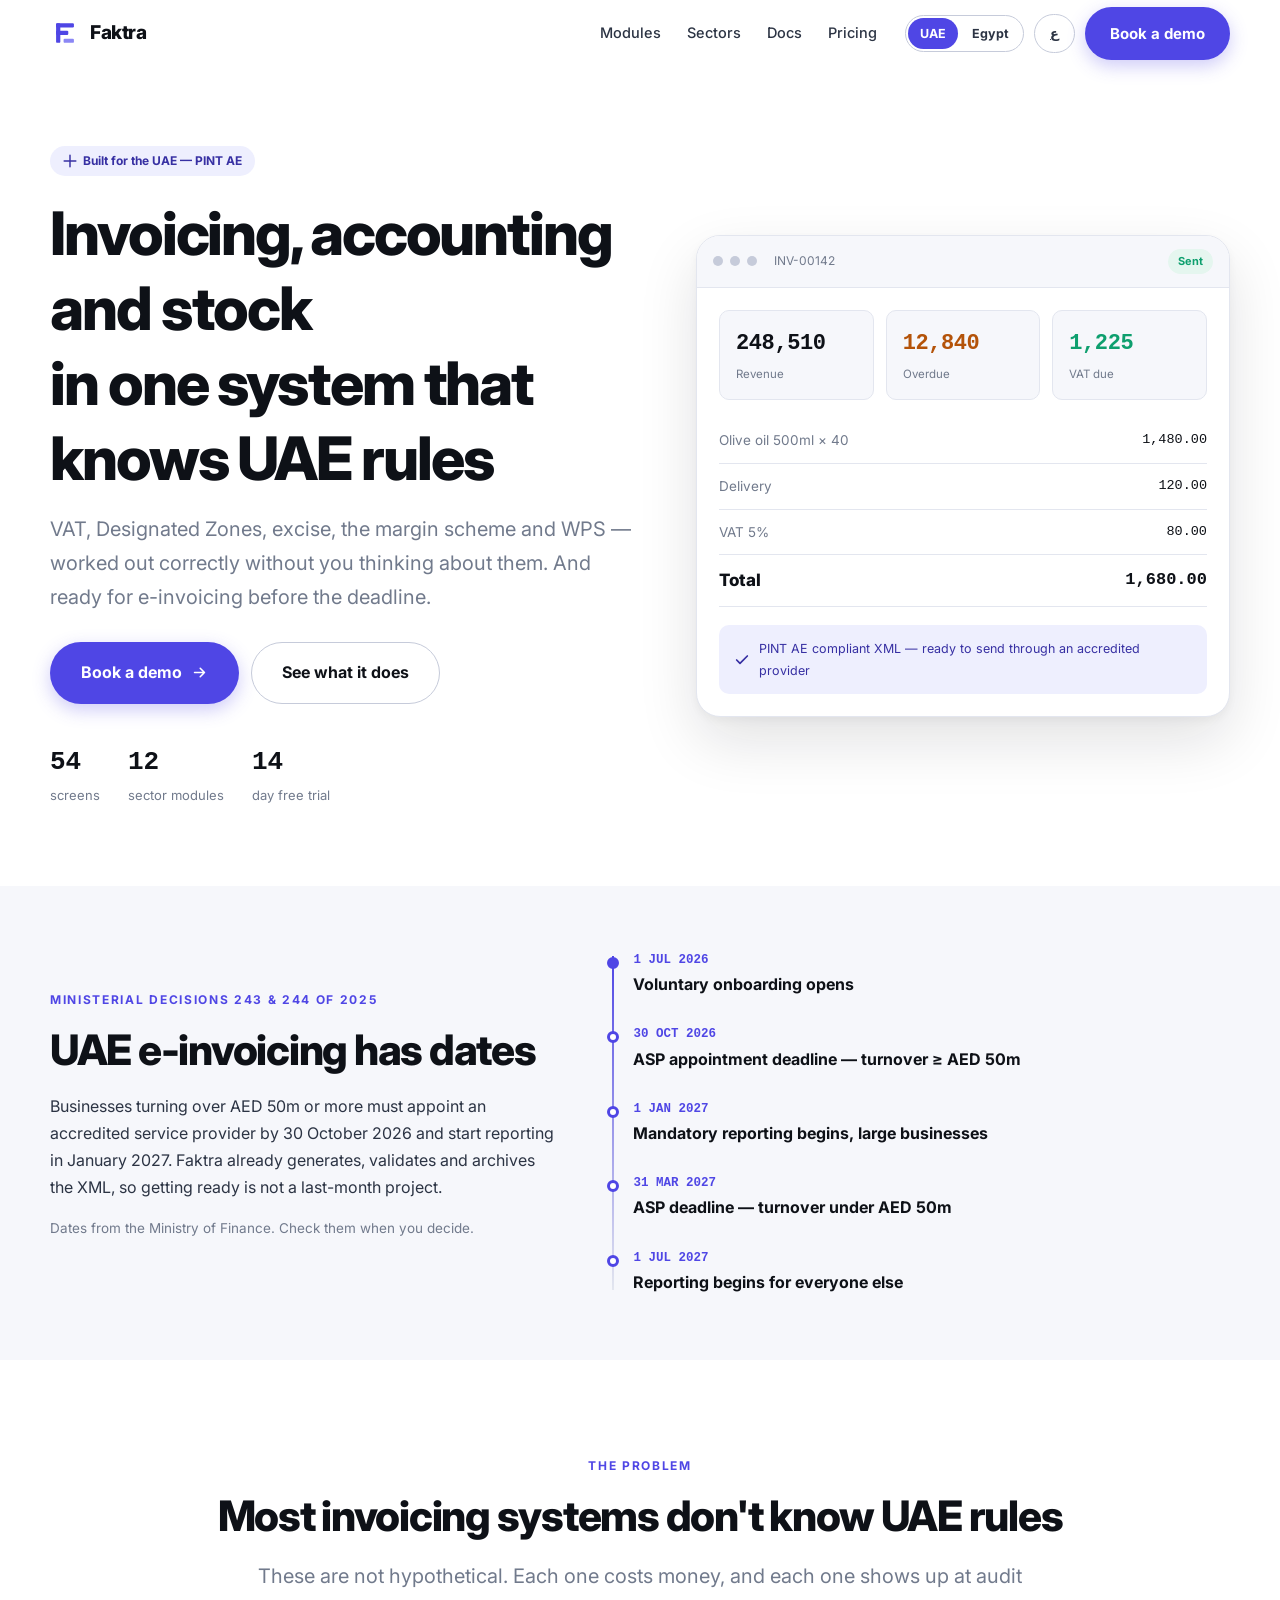
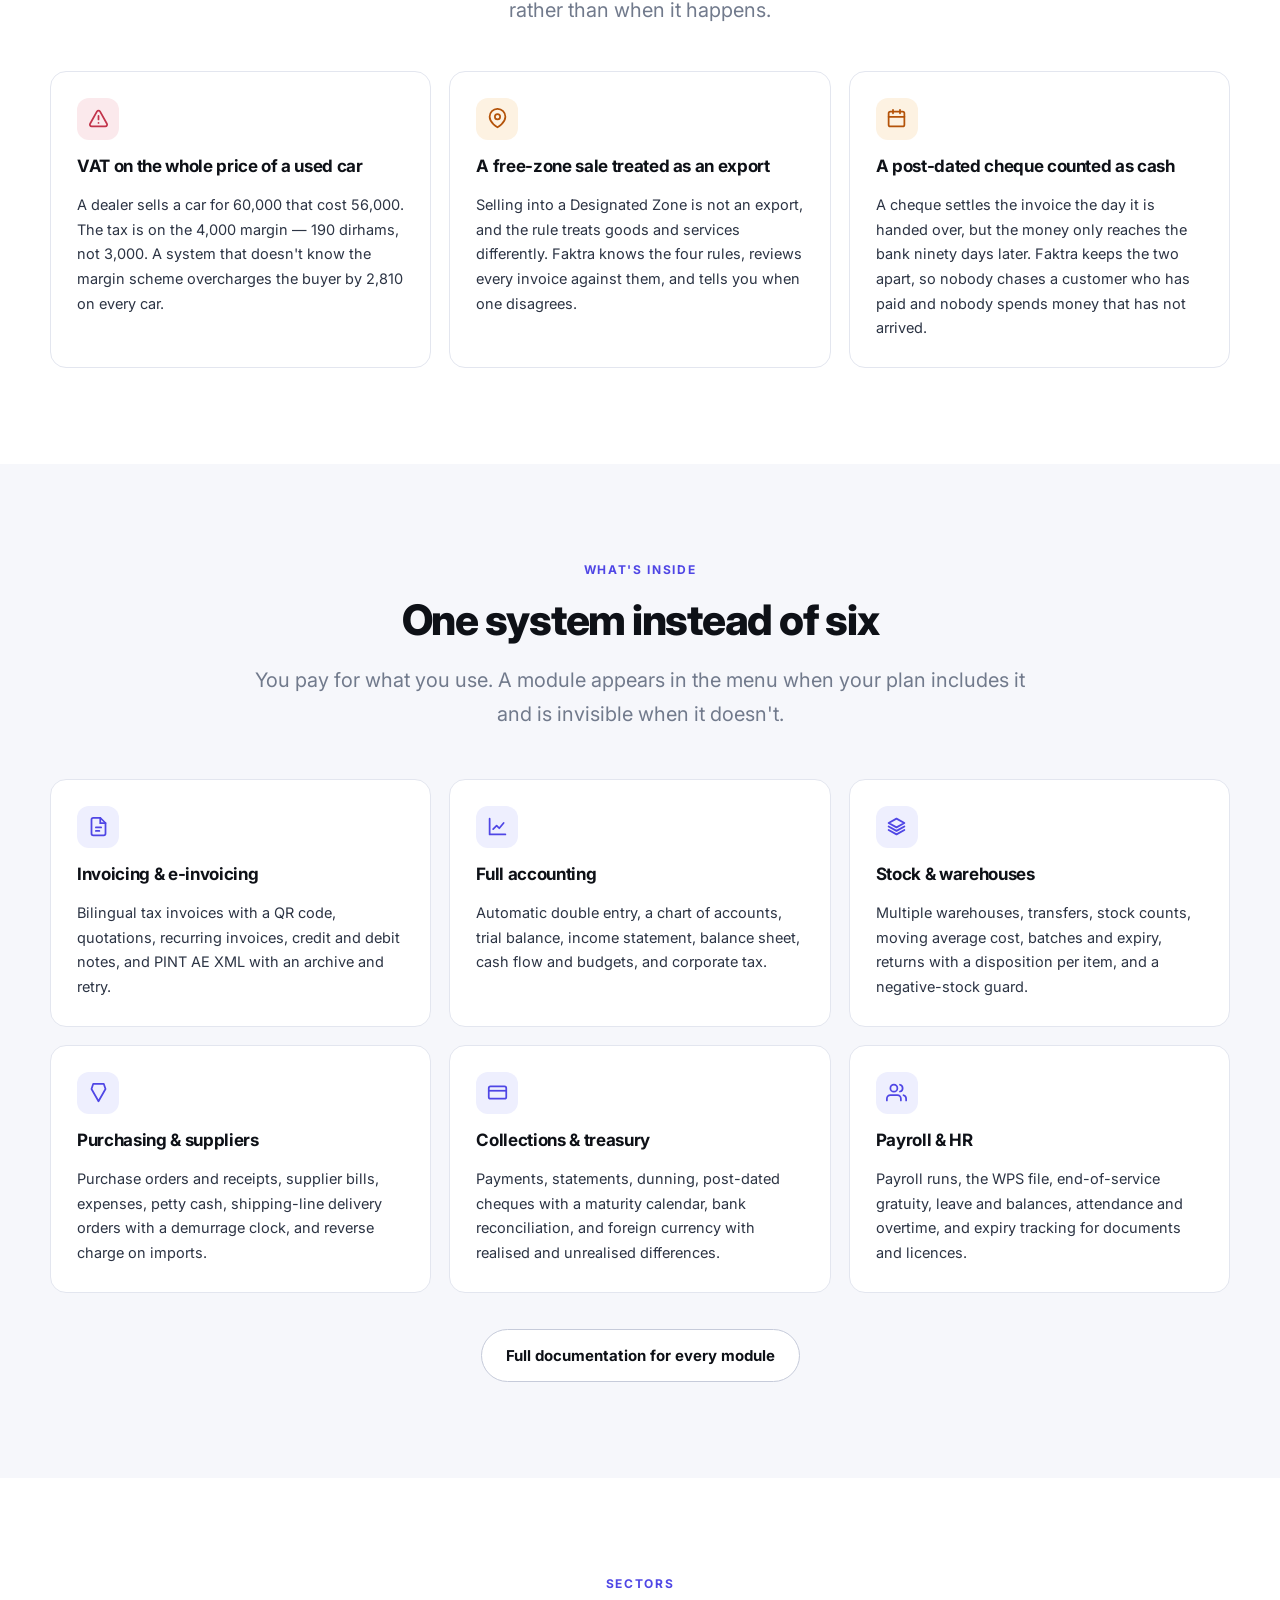
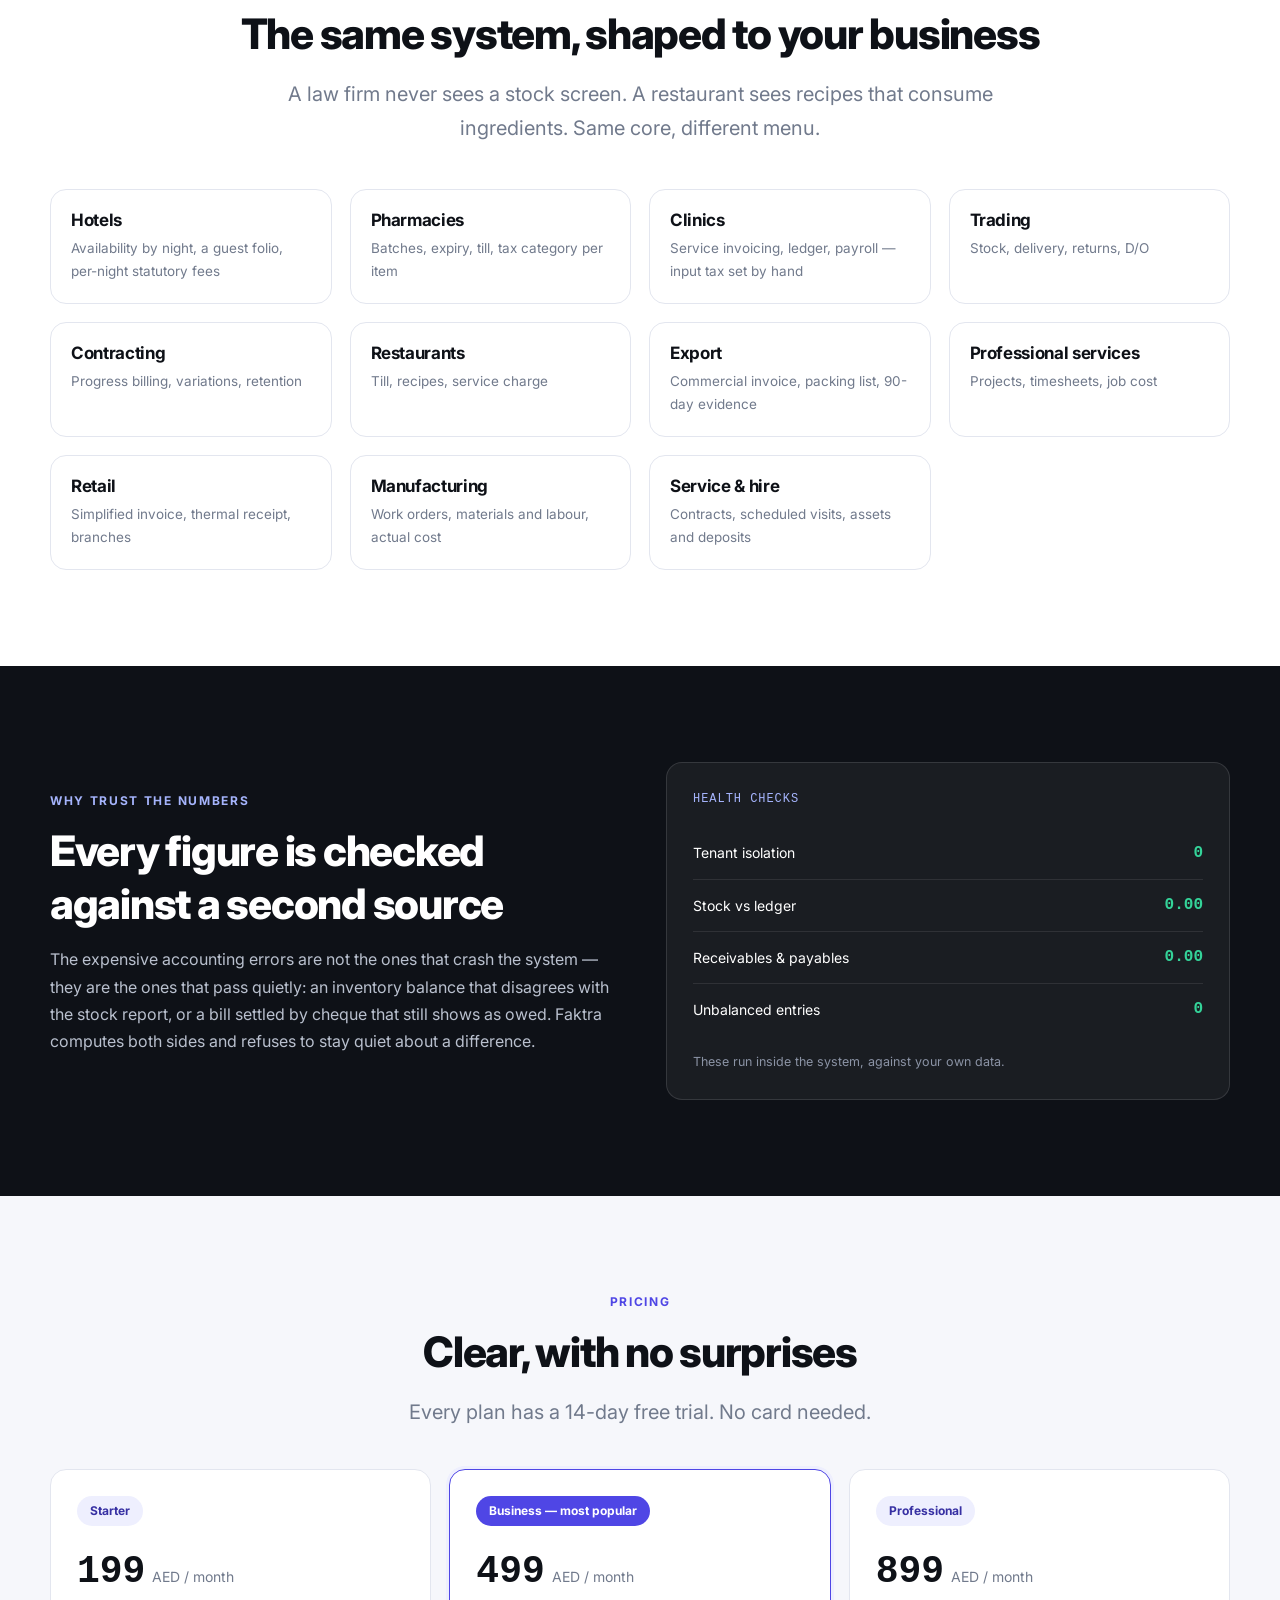
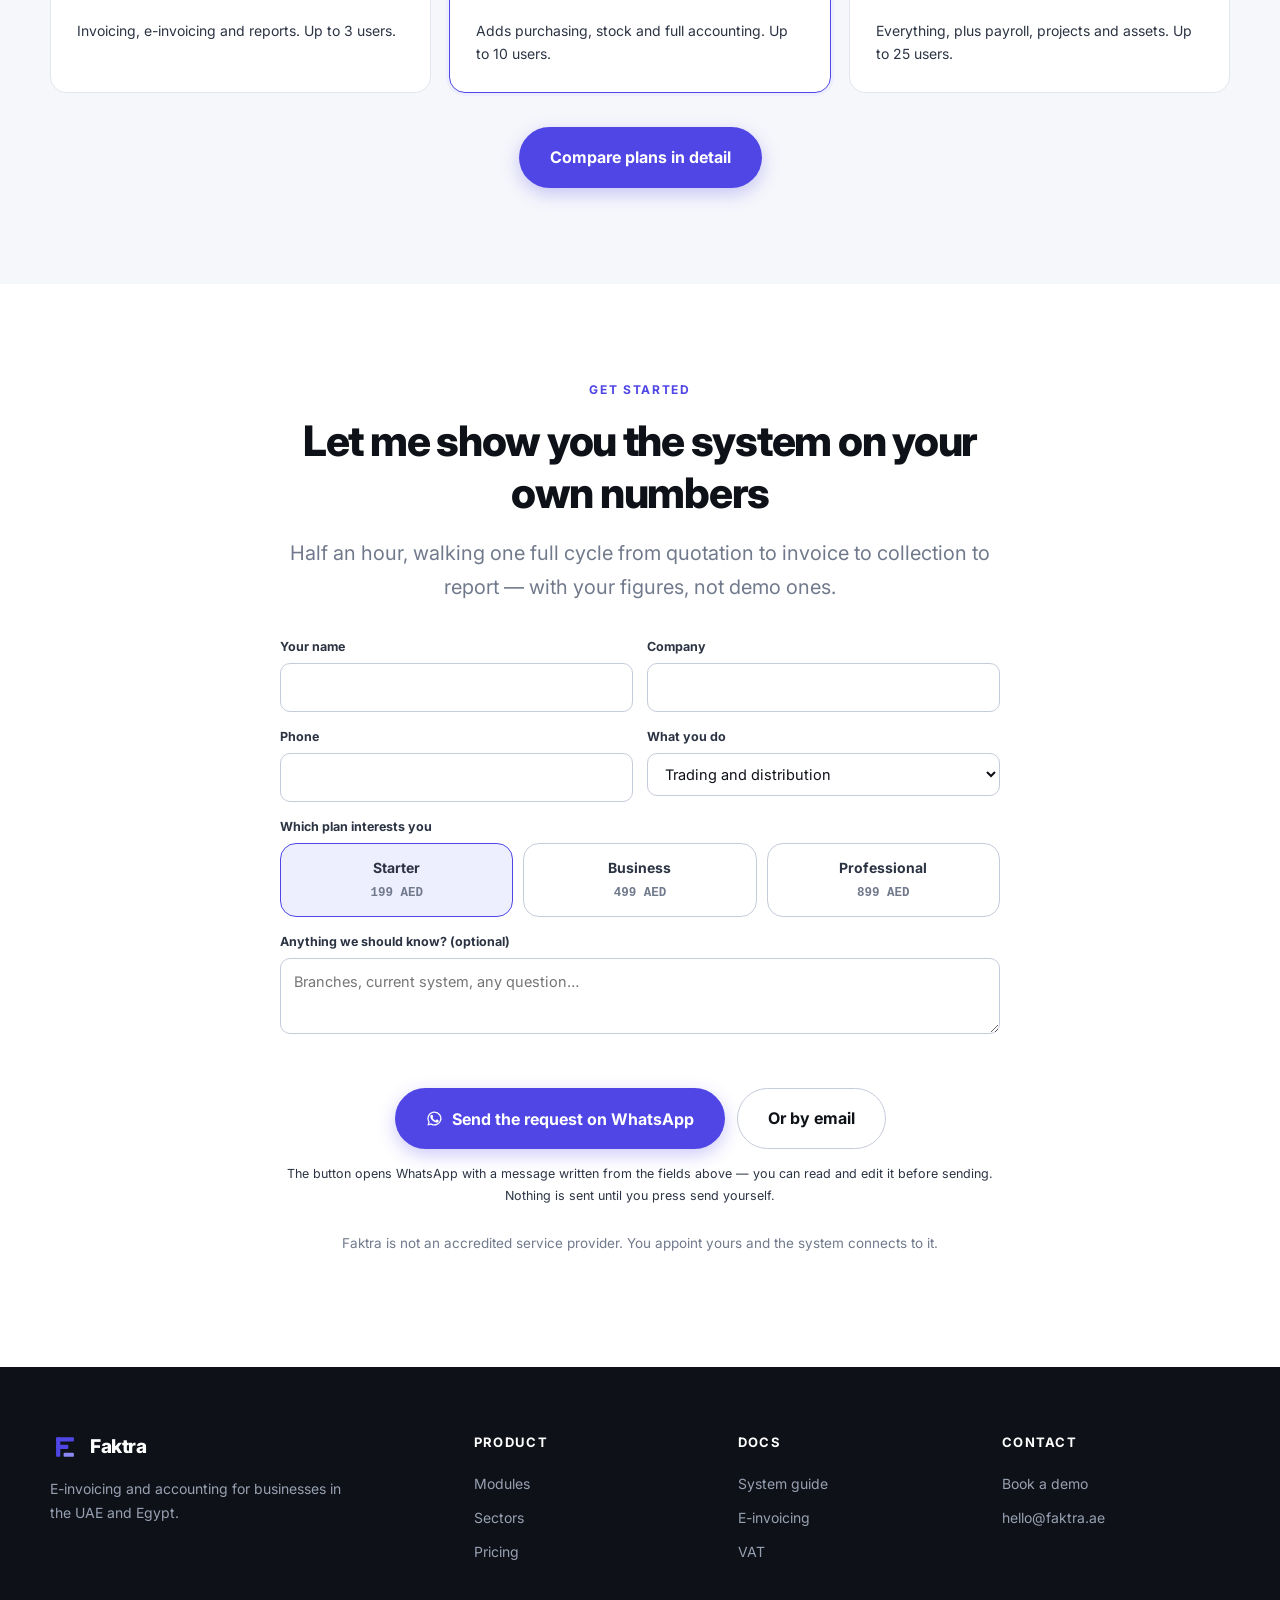
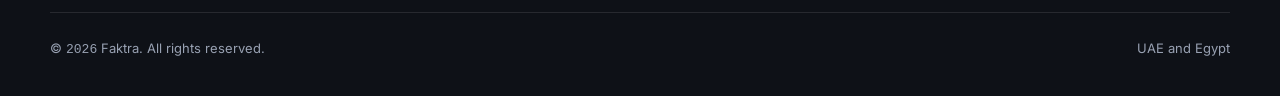
<file: en/index.html>
<!doctype html>
<html lang="en" dir="ltr"><head>
<meta charset="utf-8">
<meta name="viewport" content="width=device-width, initial-scale=1">
<title>Faktra — e-invoicing and accounting for the UAE and Egypt</title>
<meta name="description" content="A complete accounting system for the UAE and Egypt: PINT AE e-invoicing in the UAE, and the tax authority's e-invoice and e-receipt in Egypt. VAT, stock, purchasing and payroll. Fourteen-day free trial.">

<link rel="canonical" href="https://faktra.ae/en/">
<link rel="alternate" hreflang="ar" href="https://faktra.ae/ar/">
<link rel="alternate" hreflang="en" href="https://faktra.ae/en/">
<link rel="alternate" hreflang="x-default" href="https://faktra.ae/ar/">

<meta property="og:type" content="website">
<meta property="og:locale" content="en_AE">
<meta property="og:site_name" content="Faktra">
<meta property="og:title" content="Faktra — e-invoicing and accounting for the UAE and Egypt">
<meta property="og:description" content="A complete accounting system for the UAE and Egypt: PINT AE e-invoicing in the UAE, and the tax authority's e-invoice and e-receipt in Egypt. VAT, stock, purchasing and payroll. Fourteen-day free trial.">
<meta property="og:url" content="https://faktra.ae/en/">
<meta name="twitter:card" content="summary_large_image">

<script type="application/ld+json">
{
 "@context": "https://schema.org",
 "@type": "BreadcrumbList",
 "itemListElement": [
  {
   "@type": "ListItem",
   "position": 1,
   "name": "Faktra",
   "item": "https://faktra.ae/en/"
  },
  {
   "@type": "ListItem",
   "position": 2,
   "name": "Faktra",
   "item": "https://faktra.ae/en/"
  }
 ]
}
</script>

<link rel="stylesheet" href="../site.css">
</head>
<body data-country="AE">

<!-- ══════════════ شريط التنقل ══════════════ -->
<nav class="nav">
  <div class="shell nav-in">
    <a class="brand" href="./index.html">
      <svg viewBox="0 0 64 64" aria-hidden="true">
        <rect fill="#4F46E5" x="13" y="11" width="9" height="42" rx="2.5"></rect>
        <rect fill="#4F46E5" x="13" y="11" width="38" height="9" rx="2.5"></rect>
        <rect fill="#4F46E5" x="13" y="27" width="26" height="9" rx="2.5"></rect>
        <rect fill="#8B87F5" x="29" y="44" width="22" height="9" rx="2.5"></rect>
      </svg>
      Faktra
    </a>

    <div class="nav-links">
      <a href="#modules">Modules</a>
      <a href="#sectors">Sectors</a>
      <a href="./docs.html">Docs</a>
      <a href="./pricing.html">Pricing</a>
    </div>

    <div class="nav-act">
      <div class="ctry" data-country-switch="" role="group" aria-label="Country">
        <button type="button" data-country-to="AE" aria-pressed="true">UAE</button>
        <button type="button" data-country-to="EG" aria-pressed="false">Egypt</button>
      </div>
      <a class="lang" href="../ar/index.html" hreflang="ar" lang="ar">ع</a>
      <a class="btn btn-primary" href="#contact">
        Book a demo
      </a>
      <button class="burger" aria-expanded="false" aria-label="Menu">
        <span></span><span></span><span></span>
      </button>
    </div>
  </div>
</nav>

<!-- ══════════════ الهيرو ══════════════ -->
<section style="padding-top:78px;padding-bottom:80px;overflow:hidden">
  <div class="shell split" id="hero-grid">
    <div>
      <div class="pill reveal" style="margin-bottom:20px">
        <svg viewBox="0 0 24 24" fill="none" style="width:14px;height:14px">
          <path d="M12 2v20M2 12h20" stroke="currentColor" stroke-width="2.5" stroke-linecap="round"></path>
        </svg>
        
        <span data-only="AE">Built for the UAE — PINT AE</span><span data-only="EG">Built for Egypt — e-invoice and e-receipt</span>
      </div>

      <h1 class="reveal d1">
        
        Invoicing, accounting and stock<br>in one system that knows <span data-only="AE">UAE rules</span><span data-only="EG">Egyptian rules</span>
      </h1>

      <p class="lead reveal d2" data-only="AE">
        VAT, Designated Zones, excise, the margin scheme and WPS —
          worked out correctly without you thinking about them.
          And ready for e-invoicing before the deadline.
      </p>

      <p class="lead reveal d2" data-only="EG">
        VAT at fourteen per cent, and the tax authority's e-invoice and
          e-receipt — built, serialised, sealed, submitted and followed through
          to acceptance, with the full accounting behind them.
      </p>

      <div class="reveal d3" style="display:flex;gap:12px;flex-wrap:wrap;margin-top:28px">
        <a class="btn btn-primary btn-lg" href="#contact">
          Book a demo
          <svg viewBox="0 0 24 24" fill="none"><path d="M5 12h14M13 6l6 6-6 6" stroke="currentColor" stroke-width="2.2" stroke-linecap="round" stroke-linejoin="round"></path></svg>
        </a>
        <a class="btn btn-ghost btn-lg" href="./docs.html">
          See what it does
        </a>
      </div>

      <div class="reveal d4" style="display:flex;gap:28px;margin-top:36px;flex-wrap:wrap">
        <div>
          <div style="font-family:var(--mono);font-size:26px;font-weight:800;direction:ltr" data-count="54">54</div>
          <div style="font-size:13px;color:var(--muted)">
            screens</div>
        </div>
        <div>
          <div style="font-family:var(--mono);font-size:26px;font-weight:800;direction:ltr" data-count="12">12</div>
          <div style="font-size:13px;color:var(--muted)">
            sector modules</div>
        </div>
        <div>
          <div style="font-family:var(--mono);font-size:26px;font-weight:800;direction:ltr" data-count="14">14</div>
          <div style="font-size:13px;color:var(--muted)">
            day free trial</div>
        </div>
      </div>
    </div>

    <!-- محاكاة الفاتورة: بتتبني سطر ورا سطر -->
    <div class="reveal d2 float">
      <div class="mock">
        <div class="mock-bar">
          <span class="mock-dot"></span><span class="mock-dot"></span><span class="mock-dot"></span>
          <span style="margin-inline-start:10px;font-size:12px;color:var(--muted)" class="en">INV-00142</span>
          <span class="pill ok" style="margin-inline-start:auto;font-size:11px;padding:3px 10px">
            Sent
          </span>
        </div>
        <div class="mock-body">
          <div class="sat" style="margin-bottom:18px">
            <div><div class="v">248,510</div><div class="l">
              Revenue</div></div>
            <div><div class="v" style="color:var(--warn)">12,840</div><div class="l">
              Overdue</div></div>
            <div><div class="v" style="color:var(--pos)">1,225</div><div class="l">
              VAT due</div></div>
          </div>

          <div class="mock-row">
            <span class="mock-k">
              Olive oil 500ml × 40</span>
            <span class="n">1,480.00</span>
          </div>
          <div class="mock-row">
            <span class="mock-k">Delivery</span>
            <span class="n">120.00</span>
          </div>
          <div class="mock-row" data-only="AE">
            <span class="mock-k">VAT 5%</span>
            <span class="n">80.00</span>
          </div>
          <div class="mock-row" data-only="EG">
            <span class="mock-k">VAT 14%</span>
            <span class="n">224.00</span>
          </div>
          <div class="mock-row" data-only="AE">
            <span class="mock-tot">Total</span>
            <span class="mock-tot n">1,680.00</span>
          </div>
          <div class="mock-row" data-only="EG">
            <span class="mock-tot">Total</span>
            <span class="mock-tot n">1,824.00</span>
          </div>

          <div style="margin-top:18px;padding:13px 15px;background:var(--indigo-wash);
                      border-radius:var(--r);font-size:12.5px;color:var(--indigo-deep);
                      display:flex;align-items:center;gap:9px">
            <svg viewBox="0 0 24 24" fill="none" style="width:16px;height:16px;flex:none">
              <path d="M20 6L9 17l-5-5" stroke="currentColor" stroke-width="2.6" stroke-linecap="round" stroke-linejoin="round"></path></svg>
            
            <span data-only="AE">PINT AE compliant XML — ready to send through an accredited provider</span><span data-only="EG">An authority-format document, sealed and submitted, its status followed to acceptance</span>
          </div>
        </div>
      </div>
    </div>
  </div>
</section>

<!-- ══════════════ Egypt: already in force ══════════════

     Not a translation of the UAE deadlines section. The UAE still has
     dates ahead of it; Egypt is past them — the rules are in force
     today. Telling an Egyptian trader to "get ready before the
     deadline" tells them the person who wrote the page does not know
     their market, and they would be right.
     ═══════════════════════════════════════════════════════ -->
<section class="wash tight" data-only="EG">
  <div class="shell split-alt">
    <div class="reveal">
      <div class="eyebrow">The e-invoice and e-receipt systems</div>
      <h2>In Egypt the rules are already in force</h2>
      <p>
        The e-invoice is mandatory for VAT-registered businesses, and the
        e-receipt for anyone selling to consumers. Both were rolled out in
        phases that have finished. A paper invoice issued today is not
        early — it is outside a rule that already carries penalties.
      </p>
      <p>
        Faktra builds the document in the authority's format, serialises it
        exactly as specified, seals it, submits it under your own
        credentials and follows its status through to acceptance or
        rejection. It stays archived with you afterwards.
      </p>
      <p style="font-size:13.5px;color:var(--muted)">
        The rules and phases are published by the Egyptian Tax Authority.
        Please check them when making a decision.
      </p>
    </div>

    <div class="reveal d2">
      <ol class="time" style="list-style:none;padding-inline-start:26px;margin:0">
        <li class="time-i done"><p class="time-d">1</p>
          <strong>Credentials from the authority</strong>
          <p style="font-size:13.5px;color:var(--muted);margin:4px 0 0">
            Issued to you, in your name. No accredited provider stands
            between you and the authority.</p></li>
        <li class="time-i done"><p class="time-d">2</p>
          <strong>Registration number and activity code</strong>
          <p style="font-size:13.5px;color:var(--muted);margin:4px 0 0">
            Nine digits, and the activity you registered under.</p></li>
        <li class="time-i done"><p class="time-d">3</p>
          <strong>An electronic seal on a token</strong>
          <p style="font-size:13.5px;color:var(--muted);margin:4px 0 0">
            The certificate lives in your office and no server can touch
            it, so a small agent on that machine does the signing.</p></li>
        <li class="time-i"><p class="time-d">4</p>
          <strong>A full cycle on the authority's test environment</strong>
          <p style="font-size:13.5px;color:var(--muted);margin:4px 0 0">
            Before the first real invoice, not after.</p></li>
        <li class="time-i"><p class="time-d">5</p>
          <strong>Switch to production</strong></li>
      </ol>
    </div>
  </div>
</section>

<!-- ══════════════ UAE: the dates ══════════════ -->
<section class="wash tight" data-only="AE">
  <div class="shell split-alt" id="deadline-grid">
    <div class="reveal">
      <div class="eyebrow">
        Ministerial Decisions 243 &amp; 244 of 2025</div>
      <h2>
        UAE e-invoicing has dates</h2>
      <p>
        Businesses turning over AED 50m or more must appoint an
        accredited service provider by 30 October 2026 and start reporting in
        January 2027. Faktra already generates, validates and archives the XML,
        so getting ready is not a last-month project.</p>
      <p style="font-size:13.5px;color:var(--muted)">
        
        Dates from the Ministry of Finance. Check them when you decide.
      </p>
    </div>

    <div class="reveal d2">
      <div class="time">
        <div class="time-i done">
          <div class="time-d">1 JUL 2026</div>
          <strong>
            Voluntary onboarding opens</strong>
        </div>
        <div class="time-i">
          <div class="time-d">30 OCT 2026</div>
          <strong>
            ASP appointment deadline — turnover ≥ AED 50m</strong>
        </div>
        <div class="time-i">
          <div class="time-d">1 JAN 2027</div>
          <strong>
            Mandatory reporting begins, large businesses</strong>
        </div>
        <div class="time-i">
          <div class="time-d">31 MAR 2027</div>
          <strong>
            ASP deadline — turnover under AED 50m</strong>
        </div>
        <div class="time-i">
          <div class="time-d">1 JUL 2027</div>
          <strong>
            Reporting begins for everyone else</strong>
        </div>
      </div>
    </div>
  </div>
</section>

<!-- ══════════════ المشكلة ══════════════ -->
<section>
  <div class="shell center">
    <div class="eyebrow reveal">The problem</div>
    <h2 class="reveal d1">
      Most invoicing systems don't know <span data-only="AE">UAE rules</span><span data-only="EG">Egyptian rules</span></h2>
    <p class="lead reveal d2" style="margin-bottom:44px">
      
      These are not hypothetical. Each one costs money, and each
        one shows up at audit rather than when it happens.</p>

    <div class="grid g3" style="text-align:start">
      <div class="card hover reveal d1" data-only="AE">
        <div class="ico" style="background:var(--neg-wash);color:var(--neg)">
          <svg viewBox="0 0 24 24" fill="none"><path d="M12 9v4m0 4h.01M10.3 3.9L2.4 18a2 2 0 001.7 3h15.8a2 2 0 001.7-3L13.7 3.9a2 2 0 00-3.4 0z" stroke="currentColor" stroke-width="2" stroke-linecap="round" stroke-linejoin="round"></path></svg>
        </div>
        <h4>
          VAT on the whole price of a used car</h4>
        <p style="font-size:14.5px">
          A dealer sells a car for 60,000 that cost 56,000. The tax
          is on the 4,000 margin — 190 dirhams, not 3,000. A system that doesn't
          know the margin scheme overcharges the buyer by 2,810 on every car.</p>
      </div>

      <div class="card hover reveal d2" data-only="AE">
        <div class="ico" style="background:var(--warn-wash);color:var(--warn)">
          <svg viewBox="0 0 24 24" fill="none"><path d="M21 10c0 7-9 12-9 12s-9-5-9-12a9 9 0 1118 0z" stroke="currentColor" stroke-width="2"></path><circle cx="12" cy="10" r="3" stroke="currentColor" stroke-width="2"></circle></svg>
        </div>
        <h4>A free-zone sale treated as an export</h4>
        <p style="font-size:14.5px">
          Selling into a Designated Zone is not an export, and the rule treats
          goods and services differently. Faktra knows the four rules, reviews
          every invoice against them, and tells you when one disagrees.</p>
      </div>

      <div class="card hover reveal" data-only="EG">
        <div class="ico" style="background:var(--neg-wash);color:var(--neg)">
          <svg viewBox="0 0 24 24" fill="none"><path d="M12 9v4m0 4h.01M10.3 3.9L2.4 18a2 2 0 001.7 3h15.8a2 2 0 001.7-3L13.7 3.9a2 2 0 00-3.4 0z" stroke="currentColor" stroke-width="2" stroke-linecap="round" stroke-linejoin="round"></path></svg>
        </div>
        <h4>A correct number in a rejected document</h4>
        <p style="font-size:14.5px">
          The authority verifies the seal against a string, character by
          character, not against the meaning. A rate written
          <span dir="ltr">14.00</span> and emitted as <span dir="ltr">14</span>
          is the same value and an invalid document — and the message says
          "invalid signature", not "two decimals missing".</p>
      </div>

      <div class="card hover reveal d2" data-only="EG">
        <div class="ico" style="background:var(--warn-wash);color:var(--warn)">
          <svg viewBox="0 0 24 24" fill="none"><path d="M21 10c0 7-9 12-9 12s-9-5-9-12a9 9 0 1118 0z" stroke="currentColor" stroke-width="2"></path><circle cx="12" cy="10" r="3" stroke="currentColor" stroke-width="2"></circle></svg>
        </div>
        <h4>One seal per receipt stalls the till</h4>
        <p style="font-size:14.5px">
          E-receipts are submitted in batches, and a single seal covers the
          whole batch. A system that treats a receipt as a small invoice signs
          four hundred times a day against one hardware token — the queue
          stops, submission gets deferred, and then it piles up.</p>
      </div>

      <div class="card hover reveal d3">
        <div class="ico" style="background:var(--warn-wash);color:var(--warn)">
          <svg viewBox="0 0 24 24" fill="none"><rect x="3" y="4" width="18" height="17" rx="2" stroke="currentColor" stroke-width="2"></rect><path d="M8 2v4M16 2v4M3 10h18" stroke="currentColor" stroke-width="2" stroke-linecap="round"></path></svg>
        </div>
        <h4>
          A post-dated cheque counted as cash</h4>
        <p style="font-size:14.5px">
          A cheque settles the invoice the day it is handed over,
          but the money only reaches the bank ninety days later. Faktra keeps the
          two apart, so nobody chases a customer who has paid and nobody spends
          money that has not arrived.</p>
      </div>
    </div>
  </div>
</section>

<!-- ══════════════ الوحدات ══════════════ -->
<section class="wash" id="modules">
  <div class="shell">
    <div class="center" style="margin-bottom:48px">
      <div class="eyebrow reveal">
        What's inside</div>
      <h2 class="reveal d1">
        One system instead of six</h2>
      <p class="lead reveal d2" style="margin-inline:auto">
        
        You pay for what you use. A module appears in the menu when
          your plan includes it and is invisible when it doesn't.</p>
    </div>

    <div class="grid g3">
      <div class="card hover reveal">
        <div class="ico"><svg viewBox="0 0 24 24" fill="none"><path d="M14 2H6a2 2 0 00-2 2v16a2 2 0 002 2h12a2 2 0 002-2V8z" stroke="currentColor" stroke-width="2" stroke-linejoin="round"></path><path d="M14 2v6h6M9 13h6M9 17h4" stroke="currentColor" stroke-width="2" stroke-linecap="round"></path></svg></div>
        <h4>Invoicing &amp; e-invoicing</h4>
        <p style="font-size:14.5px">
          Bilingual tax invoices with a QR code, quotations, recurring
          invoices, credit and debit notes, and <span data-only="AE">PINT AE XML with an archive and retry.</span><span data-only="EG">the authority's e-invoice and e-receipt — sealed, submitted and tracked.</span></p>
      </div>

      <div class="card hover reveal d1">
        <div class="ico"><svg viewBox="0 0 24 24" fill="none"><path d="M3 3v18h18M7 15l4-4 3 3 5-6" stroke="currentColor" stroke-width="2" stroke-linecap="round" stroke-linejoin="round"></path></svg></div>
        <h4>Full accounting</h4>
        <p style="font-size:14.5px">
          Automatic double entry, a chart of accounts, trial balance,
          income statement, balance sheet, cash flow and budgets<span data-only="AE">, and corporate tax</span>.</p>
      </div>

      <div class="card hover reveal d2">
        <div class="ico"><svg viewBox="0 0 24 24" fill="none"><path d="M21 8l-9-5-9 5 9 5 9-5zM3 12l9 5 9-5M3 16l9 5 9-5" stroke="currentColor" stroke-width="2" stroke-linecap="round" stroke-linejoin="round"></path></svg></div>
        <h4>Stock &amp; warehouses</h4>
        <p style="font-size:14.5px">
          Multiple warehouses, transfers, stock counts, moving average
          cost, batches and expiry, returns with a disposition per item, and a
          negative-stock guard.</p>
      </div>

      <div class="card hover reveal">
        <div class="ico"><svg viewBox="0 0 24 24" fill="none"><path d="M6 2h12l2 6-8 14L4 8z" stroke="currentColor" stroke-width="2" stroke-linejoin="round"></path></svg></div>
        <h4>Purchasing &amp; suppliers</h4>
        <p style="font-size:14.5px">
          Purchase orders and receipts, supplier bills, expenses,
          petty cash, shipping-line delivery orders with a demurrage clock, and
          reverse charge on imports.</p>
      </div>

      <div class="card hover reveal d1">
        <div class="ico"><svg viewBox="0 0 24 24" fill="none"><rect x="2" y="5" width="20" height="14" rx="2" stroke="currentColor" stroke-width="2"></rect><path d="M2 10h20" stroke="currentColor" stroke-width="2"></path></svg></div>
        <h4>Collections &amp; treasury</h4>
        <p style="font-size:14.5px">
          Payments, statements, dunning, post-dated cheques with a
          maturity calendar, bank reconciliation, and foreign currency with
          realised and unrealised differences.</p>
      </div>

      <div class="card hover reveal d2">
        <div class="ico"><svg viewBox="0 0 24 24" fill="none"><path d="M17 21v-2a4 4 0 00-4-4H5a4 4 0 00-4 4v2" stroke="currentColor" stroke-width="2" stroke-linecap="round"></path><circle cx="9" cy="7" r="4" stroke="currentColor" stroke-width="2"></circle><path d="M23 21v-2a4 4 0 00-3-3.87M16 3.13a4 4 0 010 7.75" stroke="currentColor" stroke-width="2" stroke-linecap="round"></path></svg></div>
        <h4>Payroll &amp; HR</h4>
        <p style="font-size:14.5px">
          Payroll runs<span data-only="AE">, the WPS file</span>, end-of-service
          gratuity, leave and balances, attendance and overtime, and expiry
          tracking for documents and licences.</p>
      </div>
    </div>

    <div class="center reveal" style="margin-top:36px">
      <a class="btn btn-ghost" href="./docs.html">
        
        Full documentation for every module
      </a>
    </div>
  </div>
</section>

<!-- ══════════════ القطاعات ══════════════ -->
<section id="sectors">
  <div class="shell">
    <div class="center" style="margin-bottom:44px">
      <div class="eyebrow reveal">Sectors</div>
      <h2 class="reveal d1">
        The same system, shaped to your business</h2>
      <p class="lead reveal d2" style="margin-inline:auto">
        
        A law firm never sees a stock screen. A restaurant sees
          recipes that consume ingredients. Same core, different menu.</p>
    </div>

    <div class="grid g4">
      <div class="card hover reveal d2" style="padding:20px">
        <h4 style="margin-bottom:6px">Hotels</h4>
        <p style="font-size:13.5px;margin:0;color:var(--muted)">
          Availability by night, a guest folio, per-night statutory fees</p>
      </div>
      <div class="card hover reveal" style="padding:20px">
        <h4 style="margin-bottom:6px">Pharmacies</h4>
        <p style="font-size:13.5px;margin:0;color:var(--muted)">
          Batches, expiry, till, tax category per item</p>
      </div>
      <div class="card hover reveal d1" style="padding:20px">
        <h4 style="margin-bottom:6px">Clinics</h4>
        <p style="font-size:13.5px;margin:0;color:var(--muted)">
          Service invoicing, ledger, payroll — input tax set by hand</p>
      </div>
      <div class="card hover reveal" style="padding:20px">
        <h4 style="margin-bottom:6px">Trading</h4>
        <p style="font-size:13.5px;margin:0;color:var(--muted)">
          
          Stock, delivery, returns, D/O</p>
      </div>
      <div class="card hover reveal d1" style="padding:20px">
        <h4 style="margin-bottom:6px">Contracting</h4>
        <p style="font-size:13.5px;margin:0;color:var(--muted)">
          
          Progress billing, variations, retention</p>
      </div>
      <div class="card hover reveal d2" style="padding:20px">
        <h4 style="margin-bottom:6px">Restaurants</h4>
        <p style="font-size:13.5px;margin:0;color:var(--muted)">
          
          Till, recipes, service charge</p>
      </div>
      <div class="card hover reveal d3" style="padding:20px">
        <h4 style="margin-bottom:6px">Export</h4>
        <p style="font-size:13.5px;margin:0;color:var(--muted)">
          
          Commercial invoice, packing list, 90-day evidence</p>
      </div>
      <div class="card hover reveal" style="padding:20px">
        <h4 style="margin-bottom:6px">Professional services</h4>
        <p style="font-size:13.5px;margin:0;color:var(--muted)">
          
          Projects, timesheets, job cost</p>
      </div>
      <div class="card hover reveal d1" style="padding:20px">
        <h4 style="margin-bottom:6px">Retail</h4>
        <p style="font-size:13.5px;margin:0;color:var(--muted)">
          
          Simplified invoice, thermal receipt, branches</p>
      </div>
      <div class="card hover reveal d2" style="padding:20px">
        <h4 style="margin-bottom:6px">Manufacturing</h4>
        <p style="font-size:13.5px;margin:0;color:var(--muted)">
          
          Work orders, materials and labour, actual cost</p>
      </div>
      <div class="card hover reveal d3" style="padding:20px">
        <h4 style="margin-bottom:6px">Service &amp; hire</h4>
        <p style="font-size:13.5px;margin:0;color:var(--muted)">
          
          Contracts, scheduled visits, assets and deposits</p>
      </div>
    </div>
  </div>
</section>

<!-- ══════════════ الثقة ══════════════ -->
<section class="dark">
  <div class="shell split-even" id="trust-grid">
    <div class="reveal">
      <div class="eyebrow">
        Why trust the numbers</div>
      <h2 style="color:#fff">
        Every figure is checked against a second source</h2>
      <p>
        The expensive accounting errors are not the ones that crash
        the system — they are the ones that pass quietly: an inventory balance
        that disagrees with the stock report, or a bill settled by cheque that
        still shows as owed. Faktra computes both sides and refuses to stay quiet
        about a difference.</p>
    </div>

    <div class="reveal d2">
      <div style="background:rgba(255,255,255,.05);border:1px solid rgba(255,255,255,.12);
                  border-radius:var(--r-lg);padding:26px">
        <div style="font-family:var(--mono);font-size:12px;color:#A5B4FC;
                    letter-spacing:.08em;margin-bottom:18px">HEALTH CHECKS</div>

        <div style="display:flex;justify-content:space-between;align-items:center;
                    padding:12px 0;border-bottom:1px solid rgba(255,255,255,.09)">
          <span style="font-size:14px">
            Tenant isolation</span>
          <span class="n" style="color:#34D399;font-weight:700">0</span>
        </div>
        <div style="display:flex;justify-content:space-between;align-items:center;
                    padding:12px 0;border-bottom:1px solid rgba(255,255,255,.09)">
          <span style="font-size:14px">
            Stock vs ledger</span>
          <span class="n" style="color:#34D399;font-weight:700">0.00</span>
        </div>
        <div style="display:flex;justify-content:space-between;align-items:center;
                    padding:12px 0;border-bottom:1px solid rgba(255,255,255,.09)">
          <span style="font-size:14px">
            Receivables &amp; payables</span>
          <span class="n" style="color:#34D399;font-weight:700">0.00</span>
        </div>
        <div style="display:flex;justify-content:space-between;align-items:center;padding:12px 0">
          <span style="font-size:14px">
            Unbalanced entries</span>
          <span class="n" style="color:#34D399;font-weight:700">0</span>
        </div>

        <p style="font-size:12.5px;color:#8B93A5;margin:16px 0 0">
          
          These run inside the system, against your own data.</p>
      </div>
    </div>
  </div>
</section>

<!-- ══════════════ الأسعار ══════════════ -->
<section class="wash">
  <div class="shell center">
    <div class="eyebrow reveal">Pricing</div>
    <h2 class="reveal d1">
      Clear, with no surprises</h2>
    <p class="lead reveal d2" style="margin:0 auto 40px">
      
      Every plan has a 14-day free trial. No card needed.</p>

    <div class="grid g3" style="text-align:start">
      <div class="card hover reveal">
        <div class="pill" style="margin-bottom:14px">Starter</div>
        <div style="display:flex;align-items:baseline;gap:7px;margin-bottom:14px">
          <span class="n" style="font-size:38px;font-weight:800" data-price=""
                data-ae-monthly="199" data-ae-yearly="1,990"
                data-eg-monthly="899" data-eg-yearly="8,990">199</span>
          <span style="color:var(--muted);font-size:14px">
            <span data-cur="" data-ae="AED" data-eg="EGP">AED</span> / month</span>
        </div>
        <p style="font-size:14px">
          Invoicing, e-invoicing and reports. Up to 3 users.</p>
      </div>

      <div class="card hover reveal d1" style="border-color:var(--indigo);
           box-shadow:0 0 0 3px var(--indigo-wash)">
        <div class="pill" style="margin-bottom:14px;background:var(--indigo);color:#fff">
          Business — most popular</div>
        <div style="display:flex;align-items:baseline;gap:7px;margin-bottom:14px">
          <span class="n" style="font-size:38px;font-weight:800" data-price=""
                data-ae-monthly="499" data-ae-yearly="4,990"
                data-eg-monthly="1,999" data-eg-yearly="19,990">499</span>
          <span style="color:var(--muted);font-size:14px">
            <span data-cur="" data-ae="AED" data-eg="EGP">AED</span> / month</span>
        </div>
        <p style="font-size:14px">
          Adds purchasing, stock and full accounting. Up to 10 users.</p>
      </div>

      <div class="card hover reveal d2">
        <div class="pill" style="margin-bottom:14px">Professional</div>
        <div style="display:flex;align-items:baseline;gap:7px;margin-bottom:14px">
          <span class="n" style="font-size:38px;font-weight:800" data-price=""
                data-ae-monthly="899" data-ae-yearly="8,990"
                data-eg-monthly="3,999" data-eg-yearly="39,990">899</span>
          <span style="color:var(--muted);font-size:14px">
            <span data-cur="" data-ae="AED" data-eg="EGP">AED</span> / month</span>
        </div>
        <p style="font-size:14px">
          Everything, plus payroll, projects and assets. Up to 25 users.</p>
      </div>
    </div>

    <div class="reveal" style="margin-top:34px">
      <a class="btn btn-primary btn-lg" href="./pricing.html">
        Compare plans in detail
      </a>
    </div>
  </div>
</section>

<!-- ══════════════ تواصل ══════════════ -->
<section id="contact">
  <div class="shell center" style="max-width:720px">
    <div class="eyebrow reveal">Get started</div>
    <h2 class="reveal d1">
      Let me show you the system on your own numbers</h2>
    <p class="lead reveal d2" style="margin:0 auto 32px">
      
      Half an hour, walking one full cycle from quotation to invoice
        to collection to report — with your figures, not demo ones.</p>

    <form class="req reveal d3" data-demo-form="" novalidate>
      <div>
        <label for="rqName">Your name</label>
        <input id="rqName" name="name" autocomplete="name" required>
      </div>
      <div>
        <label for="rqCompany">Company</label>
        <input id="rqCompany" name="company" autocomplete="organization" required>
      </div>
      <div>
        <label for="rqPhone">Phone</label>
        <input id="rqPhone" name="phone" type="tel" dir="ltr" autocomplete="tel">
      </div>
      <div>
        <label for="rqSector">What you do</label>
        <select id="rqSector" name="sector">
          <option>Trading and distribution</option>
          <option>Retail</option>
          <option>Pharmacy</option>
          <option>Clinic or medical centre</option>
          <option>Restaurants and cafés</option>
          <option>Manufacturing and workshops</option>
          <option>Contracting</option>
          <option>Import and export</option>
          <option>Advertising and printing</option>
          <option>Professional services</option>
          <option>Something else</option>
        </select>
      </div>

      <div class="wide">
        <label>Which plan interests you</label>
        <div class="plans">
          <label><input type="radio" name="plan" value="Starter" checked>
            <span><b>Starter</b>
              <i data-only="AE">199 AED</i><i data-only="EG">899 EGP</i></span></label>
          <label><input type="radio" name="plan" value="Business">
            <span><b>Business</b>
              <i data-only="AE">499 AED</i><i data-only="EG">1,999 EGP</i></span></label>
          <label><input type="radio" name="plan" value="Professional">
            <span><b>Professional</b>
              <i data-only="AE">899 AED</i><i data-only="EG">3,999 EGP</i></span></label>
        </div>
      </div>

      <div class="wide">
        <label for="rqNote">Anything we should know? <span class="muted">(optional)</span></label>
        <textarea id="rqNote" name="note" rows="2"
          placeholder="Branches, current system, any question…"></textarea>
      </div>

      <div class="wide req-err" data-req-err="" role="alert"></div>

      <div class="wide" style="display:flex;gap:12px;flex-wrap:wrap;justify-content:center">
        <button class="btn btn-primary btn-lg" type="submit">
          <svg viewBox="0 0 24 24" fill="currentColor" aria-hidden="true"><path d="M17.5 14.4c-.3-.2-1.7-.9-2-1-.3-.1-.5-.2-.7.1-.2.3-.7 1-.9 1.2-.2.2-.3.2-.6.1-1.7-.9-2.9-1.6-4-3.5-.3-.5.3-.5.8-1.5.1-.2 0-.4 0-.5s-.7-1.6-.9-2.2c-.2-.6-.5-.5-.7-.5h-.6c-.2 0-.5.1-.8.4-.3.3-1 1-1 2.5s1.1 2.9 1.2 3.1c.1.2 2.1 3.2 5.1 4.5 1.9.8 2.6.9 3.5.7.6-.1 1.7-.7 1.9-1.4.2-.7.2-1.2.2-1.4-.1-.1-.3-.2-.5-.3z"></path><path d="M12 2a10 10 0 00-8.6 15.1L2 22l5-1.3A10 10 0 1012 2zm0 18.2c-1.5 0-3-.4-4.3-1.2l-.3-.2-3 .8.8-2.9-.2-.3A8.2 8.2 0 1112 20.2z"></path></svg>
          Send the request on WhatsApp</button>
        <a class="btn btn-ghost btn-lg" data-demo-mail=""
           href="mailto:hello@faktra.ae?subject=Faktra%20demo">
          Or by email</a>
      </div>

      <p class="wide muted" style="font-size:12.5px;text-align:center;margin:0">
        The button opens WhatsApp with a message written from the fields above —
        you can read and edit it before sending. Nothing is sent until you
        press send yourself.
      </p>
    </form>

    <p class="reveal d4" style="font-size:13.5px;color:var(--muted);margin-top:26px">
      <span data-only="AE">Faktra is not an accredited service provider. You appoint yours and the system connects to it.</span>
      <span data-only="EG">Faktra is not an accredited service provider — and Egypt has none between the taxpayer and the authority. Submission runs under the taxpayer's own credentials.</span>
    </p>
  </div>
</section>

<!-- ══════════════ التذييل ══════════════ -->
<footer>
  <div class="shell">
    <div class="foot-grid">
      <div>
        <div class="brand" style="color:#fff;margin-bottom:14px">
          <svg viewBox="0 0 64 64" aria-hidden="true">
        <rect fill="#4F46E5" x="13" y="11" width="9" height="42" rx="2.5"></rect>
        <rect fill="#4F46E5" x="13" y="11" width="38" height="9" rx="2.5"></rect>
        <rect fill="#4F46E5" x="13" y="27" width="26" height="9" rx="2.5"></rect>
        <rect fill="#8B87F5" x="29" y="44" width="22" height="9" rx="2.5"></rect>
      </svg>
          Faktra
        </div>
        <p style="color:#98A1B2;font-size:14px;max-width:34ch">
          
          E-invoicing and accounting for businesses in the UAE and Egypt.</p>
      </div>

      <div>
        <h5>Product</h5>
        <a href="./index.html#modules">Modules</a>
        <a href="./index.html#sectors">Sectors</a>
        <a href="./pricing.html">Pricing</a>
      </div>

      <div>
        <h5>Docs</h5>
        <a href="./docs.html">System guide</a>
        <a href="./docs.html#einvoicing">E-invoicing</a>
        <a href="./docs.html#vat">VAT</a>
      </div>

      <div>
        <h5>Contact</h5>
        <a href="#contact">Book a demo</a>
        <a href="mailto:hello@faktra.ae">hello@faktra.ae</a>
      </div>
    </div>

    <div class="foot-end">
      <span>© <span class="n">2026</span> 
        Faktra. All rights reserved.</span>
      <span>UAE and Egypt</span>
    </div>
  </div>
</footer>

<script src="../site.js"></script>


</body></html>
</file>
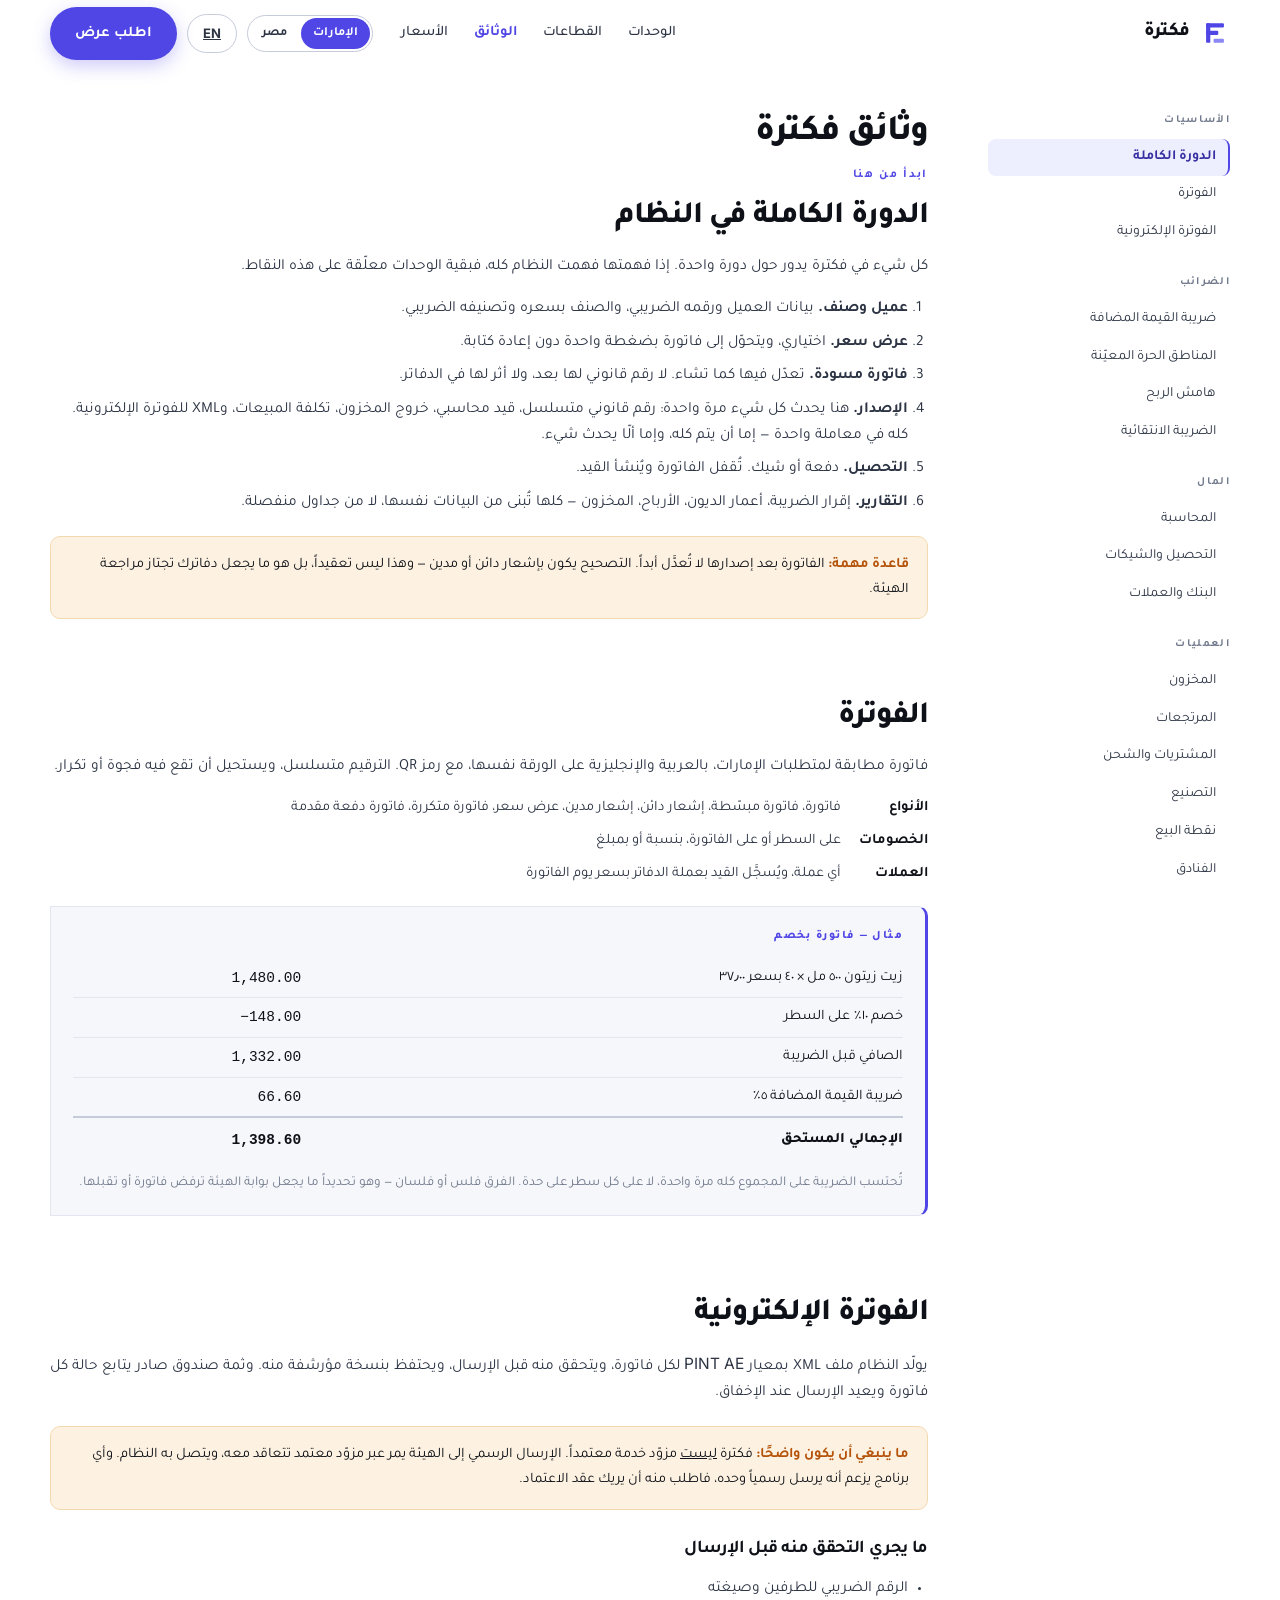
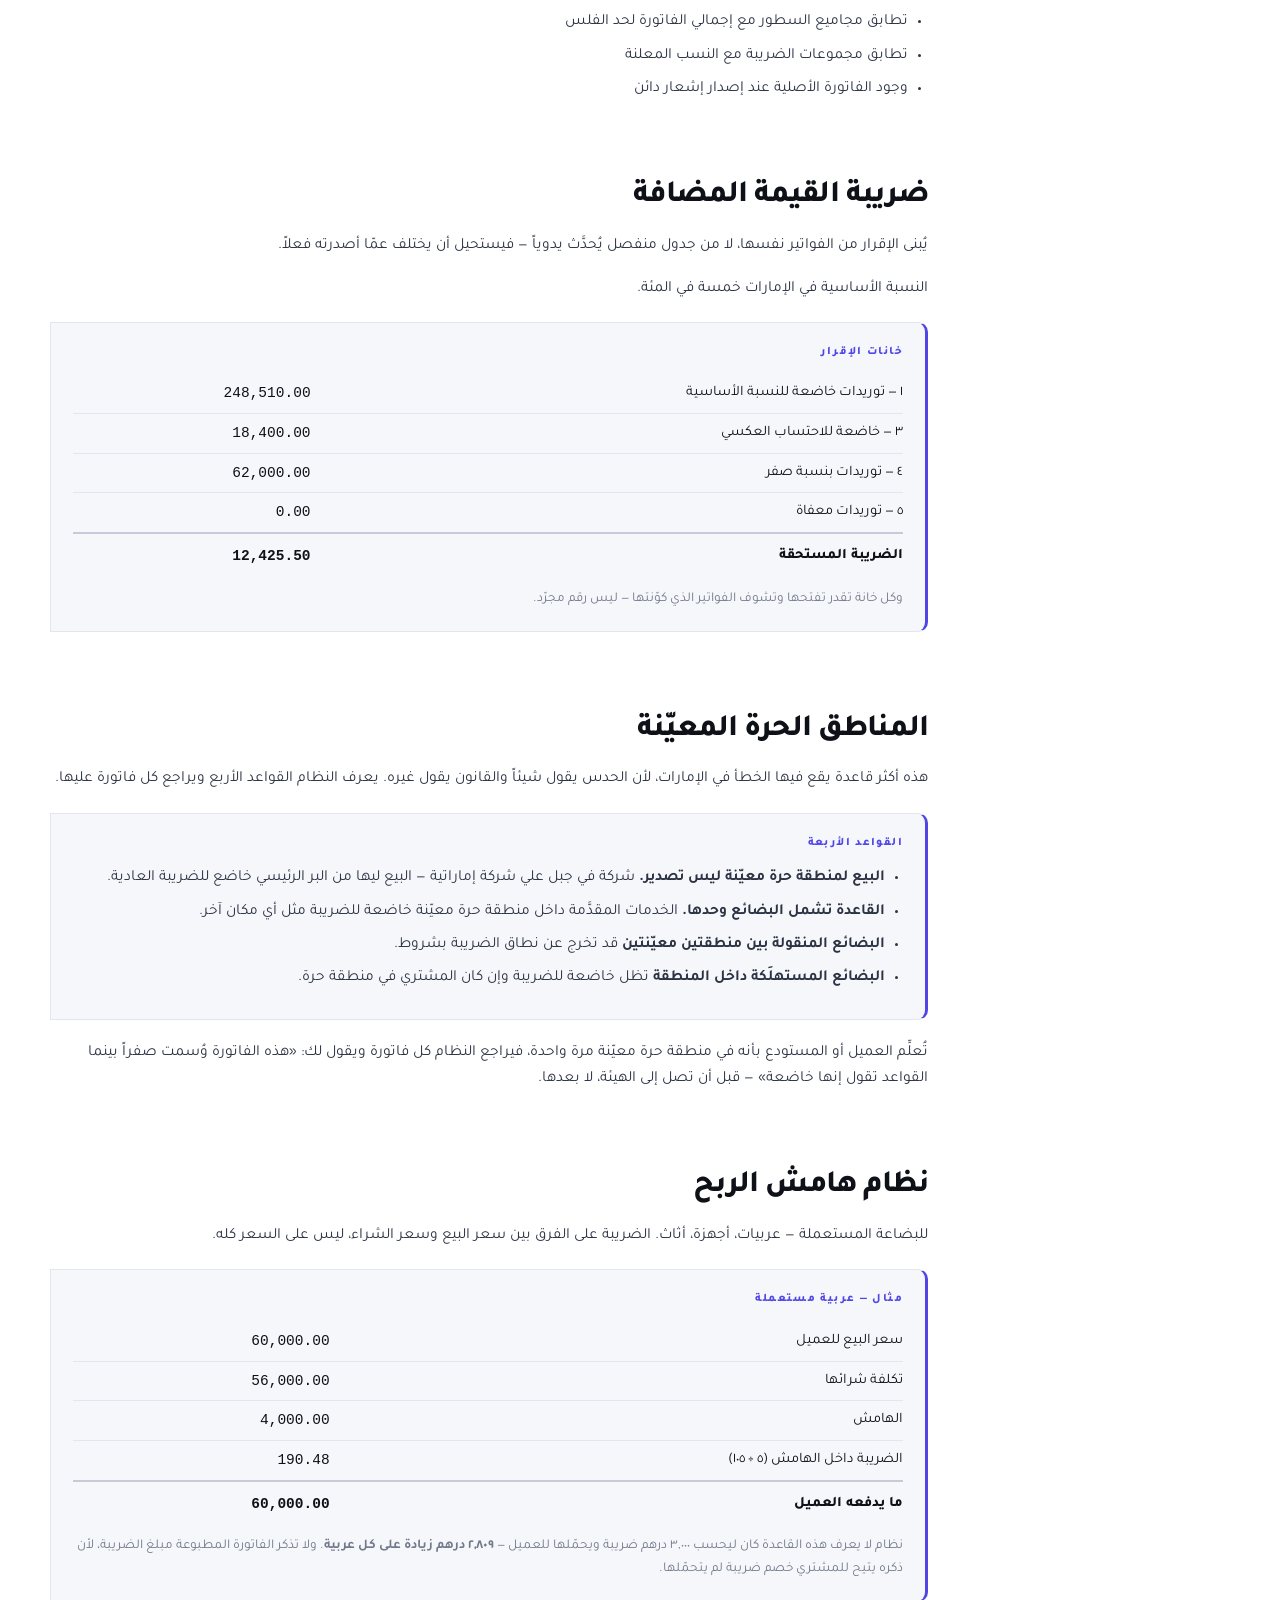
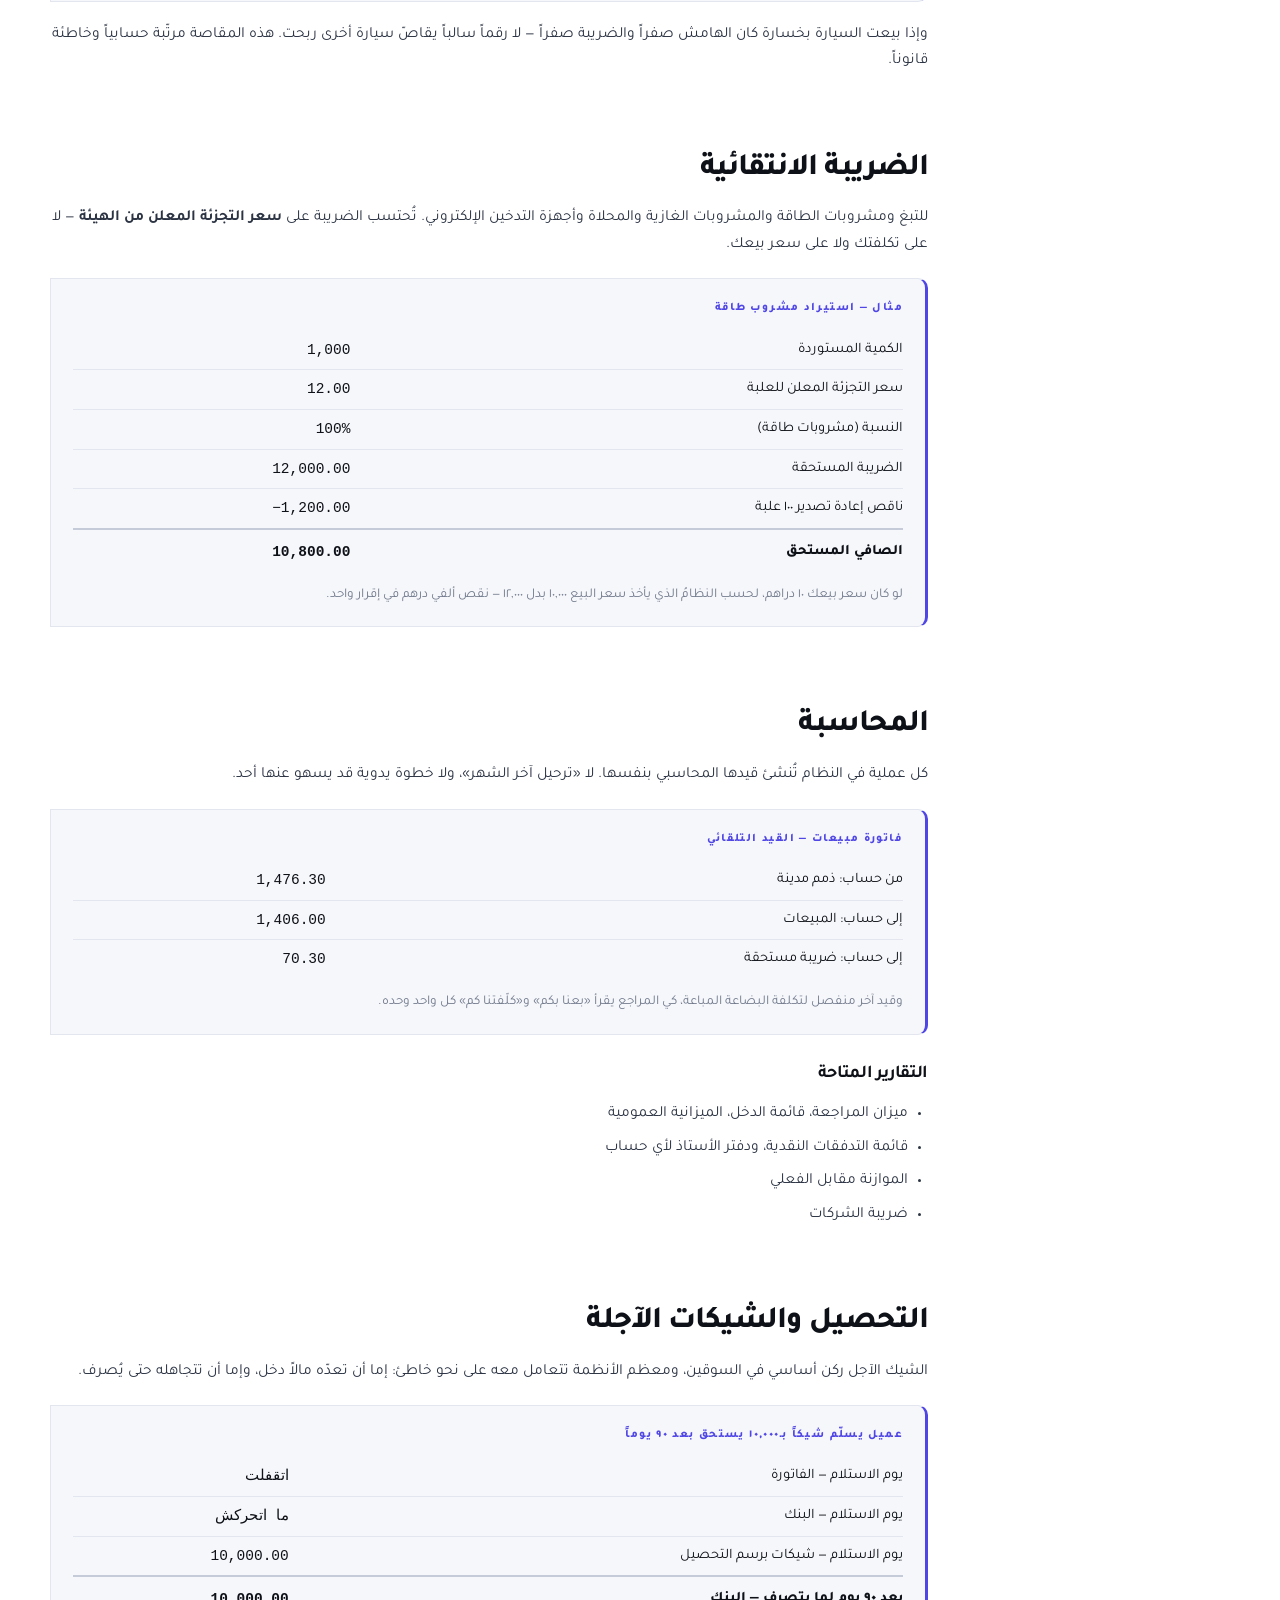
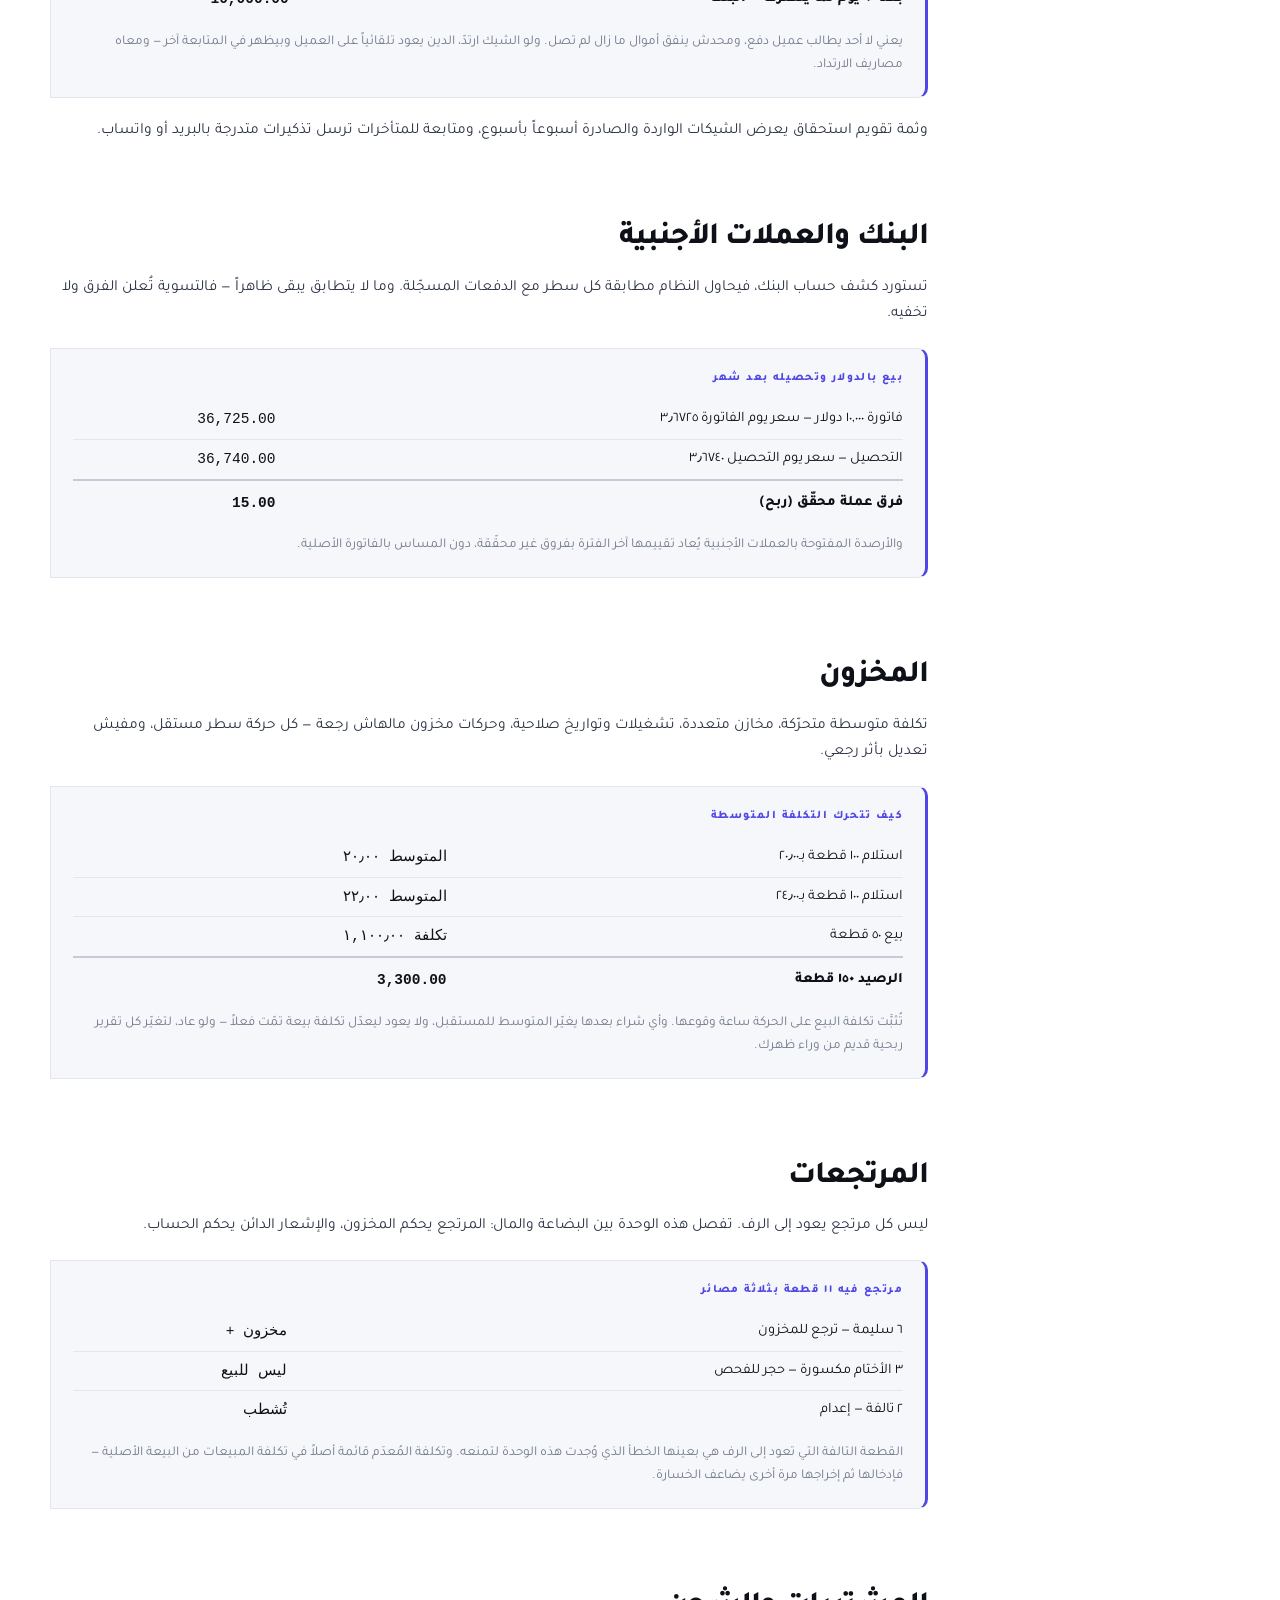
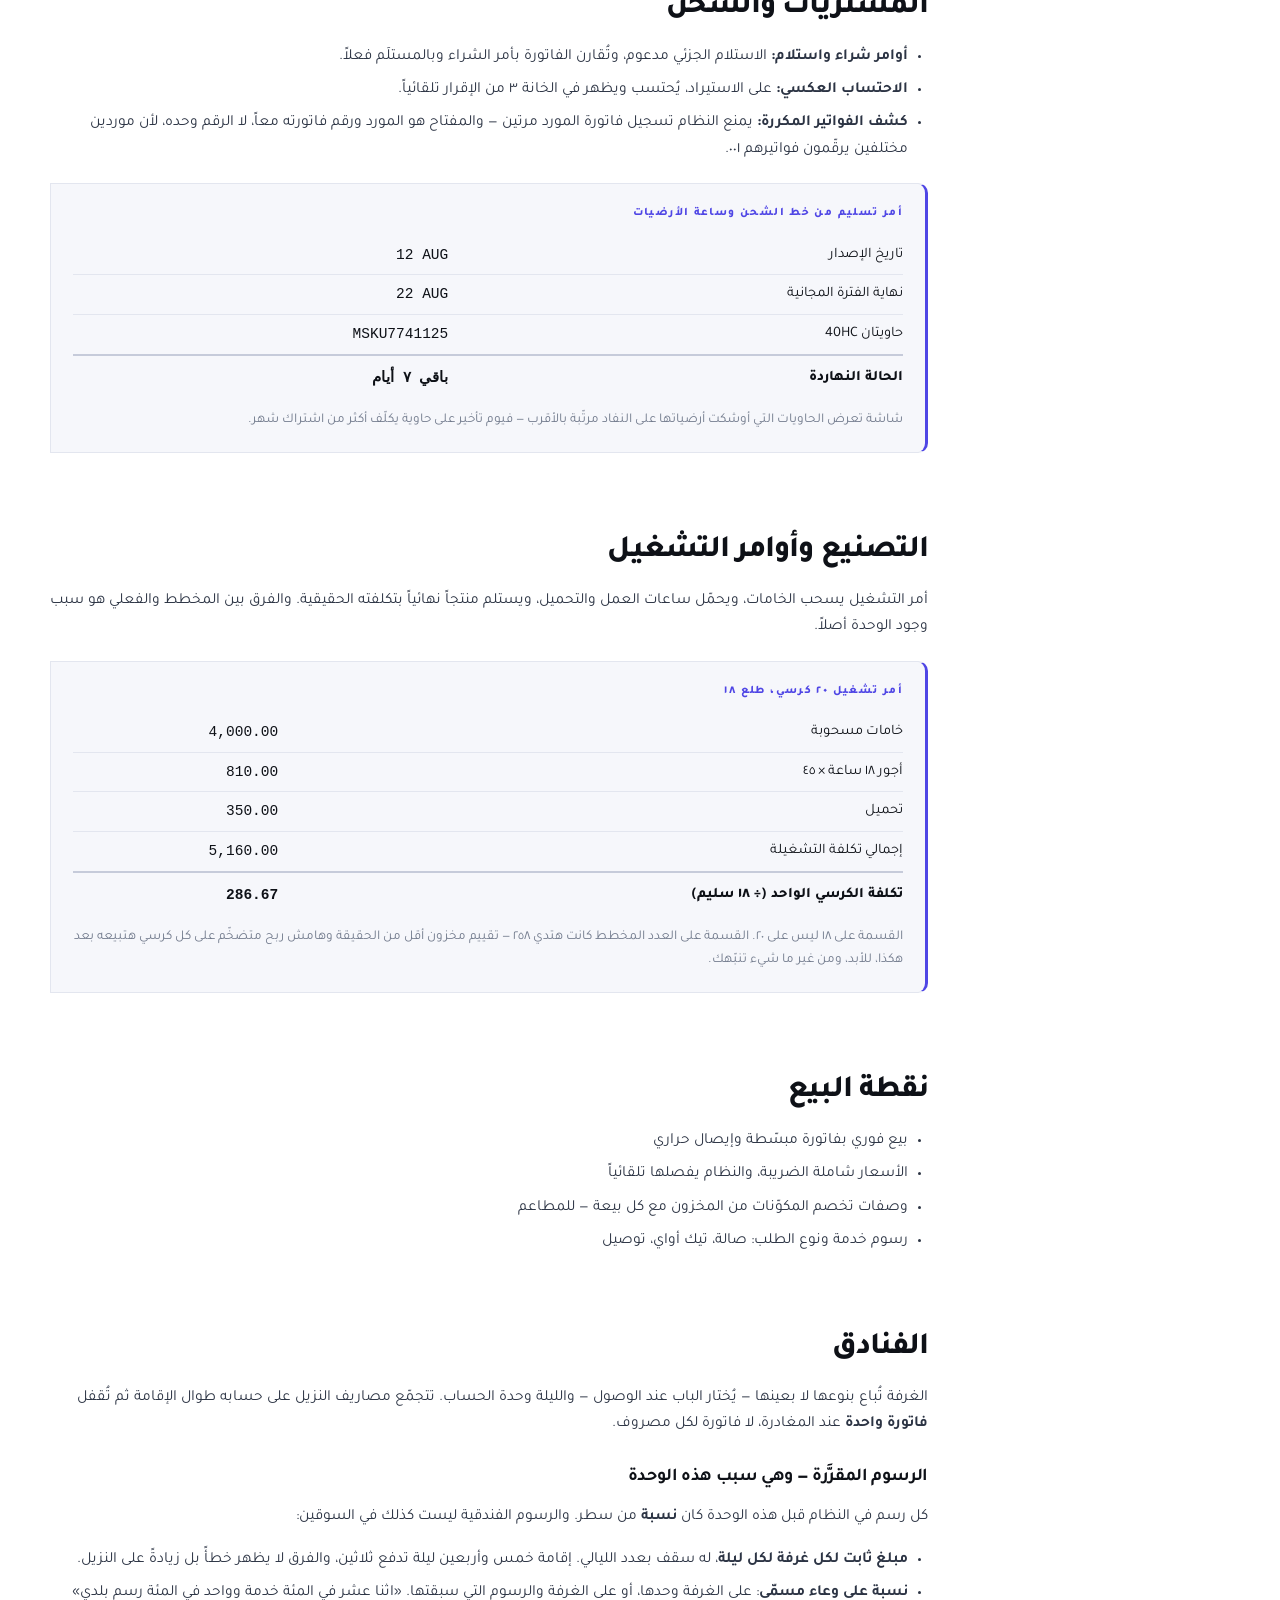
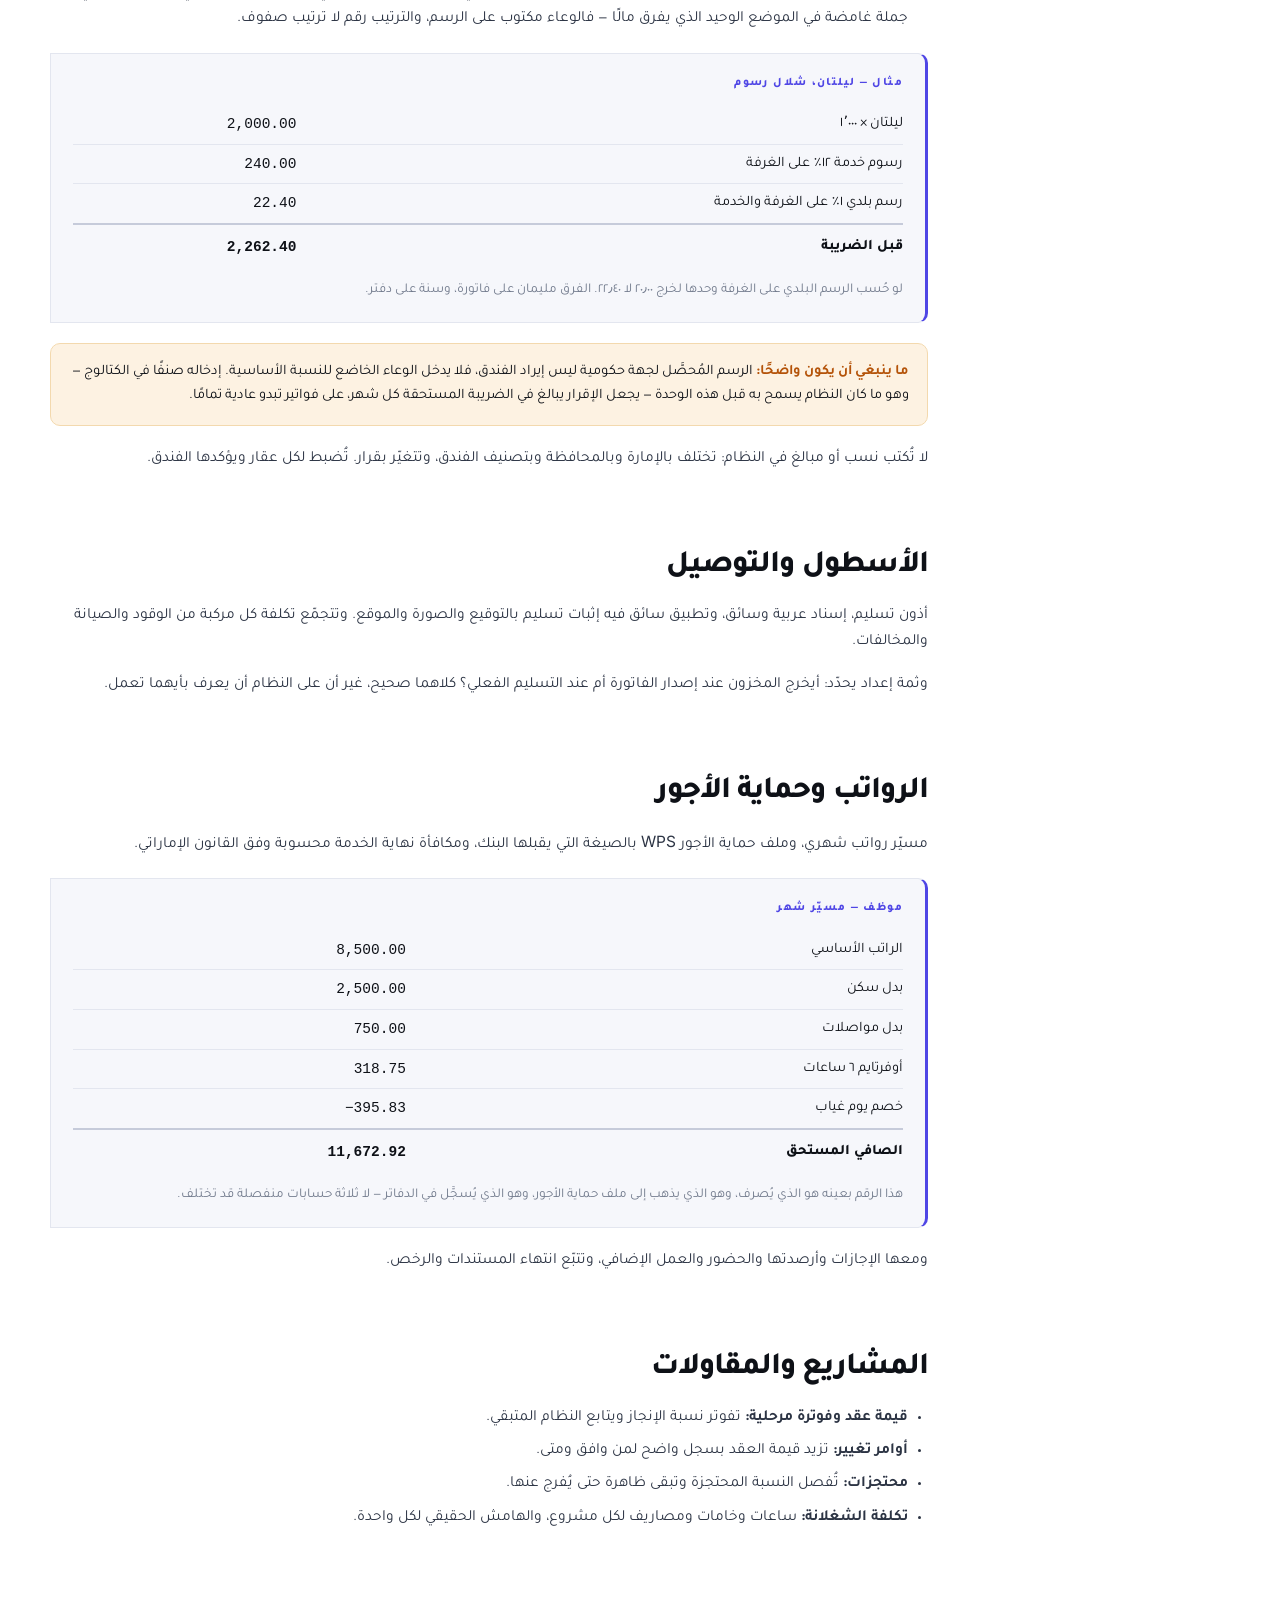
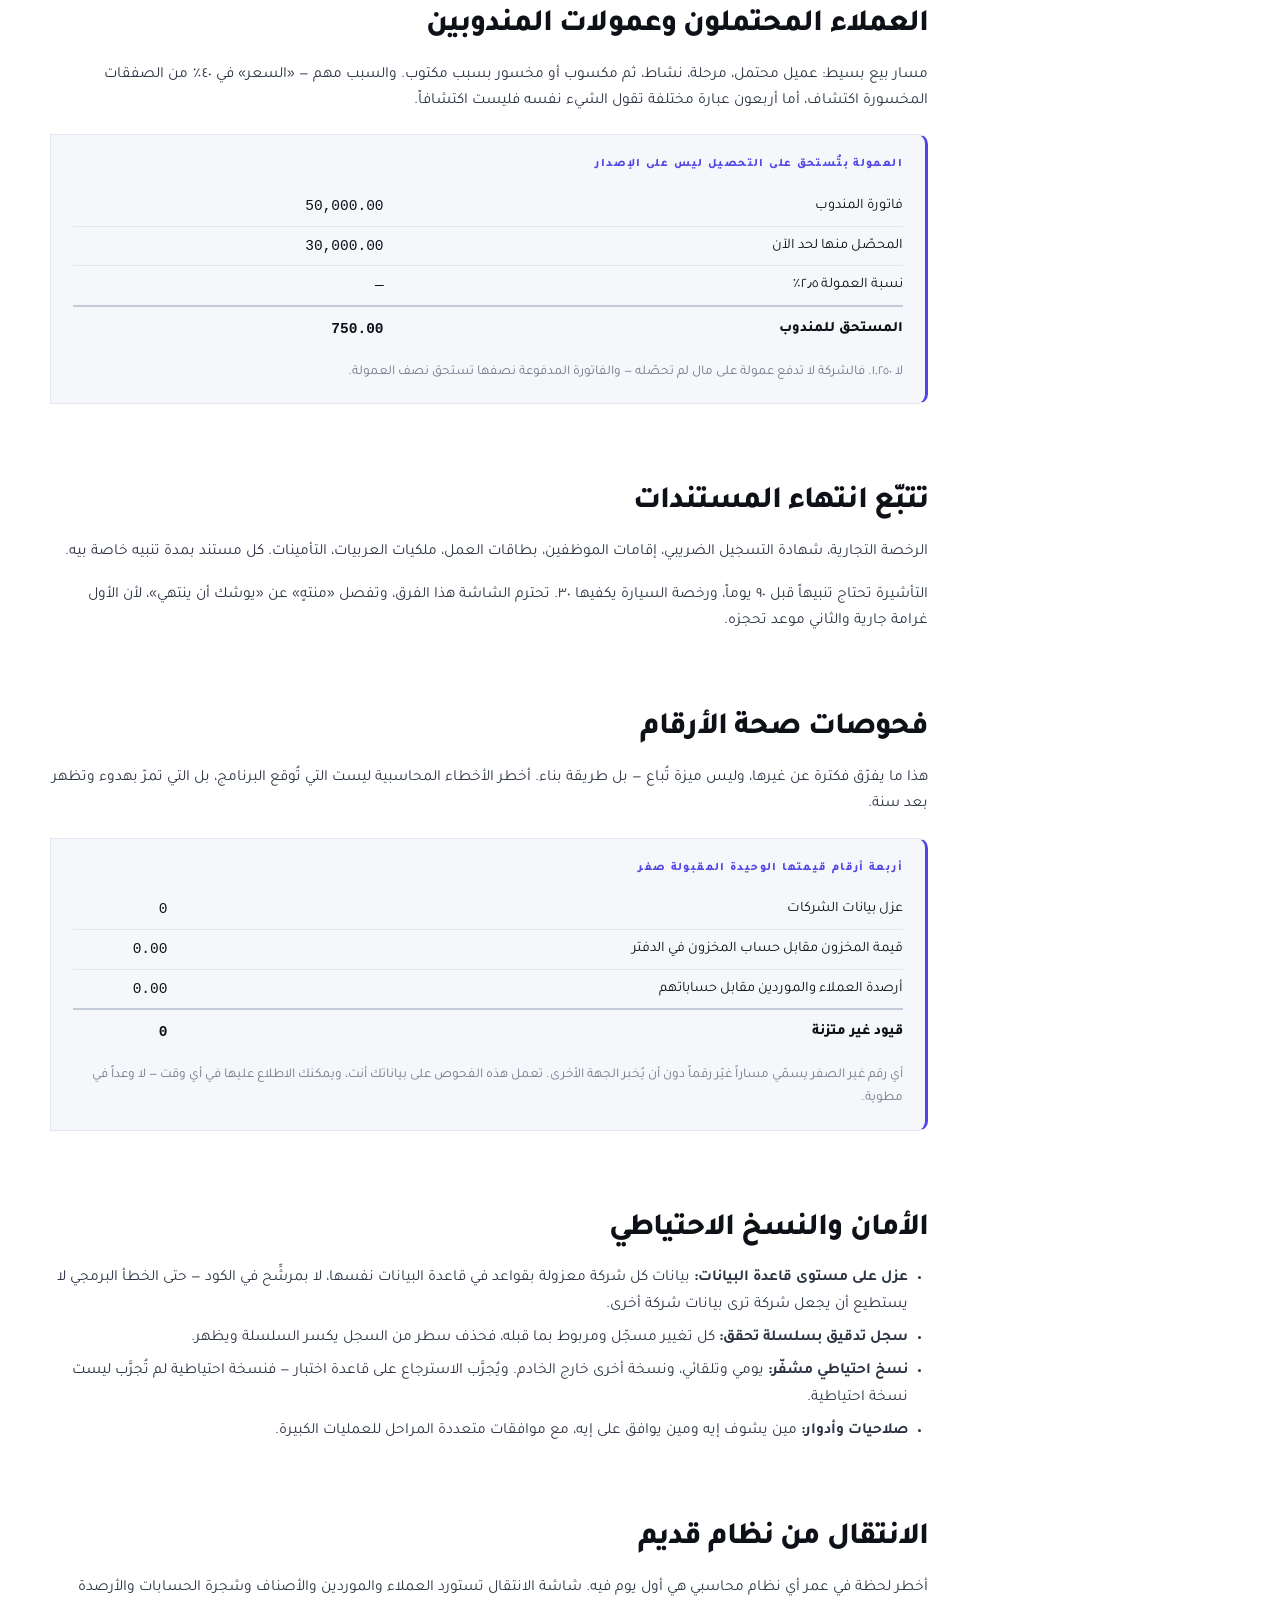
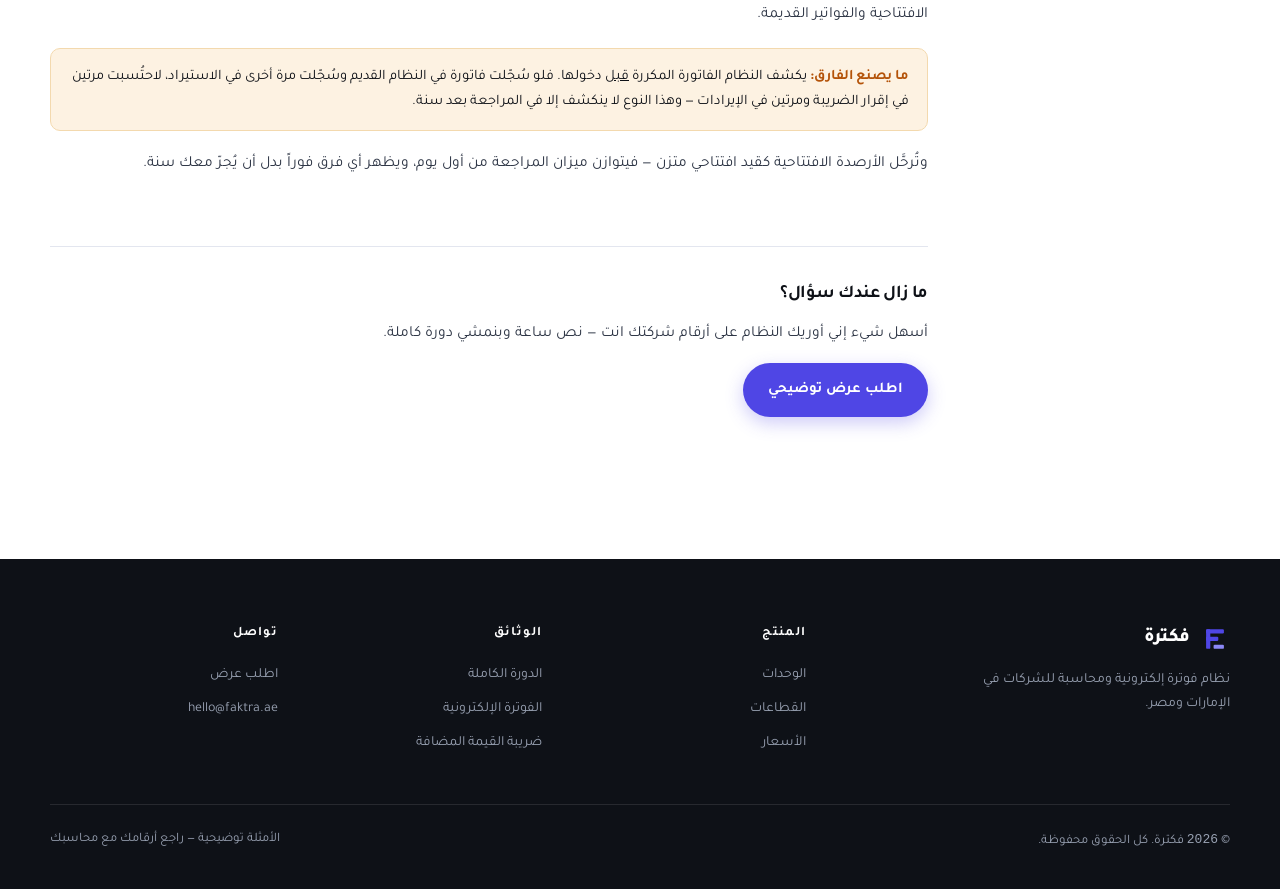
<file: ar/docs.html>
<!doctype html>
<html lang="ar" dir="rtl"><head>
<meta charset="utf-8">
<meta name="viewport" content="width=device-width, initial-scale=1">
<title>وثائق فكترة — شرح كل وحدة في النظام مع أمثلة محسوبة</title>
<meta name="description" content="دليل تفصيلي لوحدات فكترة في الإمارات ومصر: الفوترة بمعيار PINT AE، والفاتورة والإيصال الإلكتروني بصيغة مصلحة الضرائب المصرية، وضريبة القيمة المضافة، والمخزون، والرواتب — مع مثال رقمي لكل وحدة.">

<link rel="canonical" href="https://faktra.ae/ar/docs.html">
<link rel="alternate" hreflang="ar" href="https://faktra.ae/ar/docs.html">
<link rel="alternate" hreflang="en" href="https://faktra.ae/en/docs.html">
<link rel="alternate" hreflang="x-default" href="https://faktra.ae/ar/docs.html">

<meta property="og:type" content="article">
<meta property="og:locale" content="ar_AE">
<meta property="og:site_name" content="فكترة">
<meta property="og:title" content="وثائق فكترة — شرح كل وحدة في النظام مع أمثلة محسوبة">
<meta property="og:description" content="دليل تفصيلي لوحدات فكترة في الإمارات ومصر: الفوترة بمعيار PINT AE، والفاتورة والإيصال الإلكتروني بصيغة مصلحة الضرائب المصرية، وضريبة القيمة المضافة، والمخزون، والرواتب — مع مثال رقمي لكل وحدة.">
<meta property="og:url" content="https://faktra.ae/ar/docs.html">
<meta name="twitter:card" content="summary_large_image">

<script type="application/ld+json">
{
 "@context": "https://schema.org",
 "@type": "BreadcrumbList",
 "itemListElement": [
  {
   "@type": "ListItem",
   "position": 1,
   "name": "فكترة",
   "item": "https://faktra.ae/ar/"
  },
  {
   "@type": "ListItem",
   "position": 2,
   "name": "وثائق فكترة",
   "item": "https://faktra.ae/ar/docs.html"
  }
 ]
}
</script>

<link rel="stylesheet" href="../site.css">
<style>
  .doc { display: grid; grid-template-columns: 250px 1fr; gap: 52px;
    align-items: start; padding: 44px 0 90px; }

  .side { position: sticky; top: calc(var(--nav-h) + 24px); max-height: calc(100vh - 120px);
    overflow-y: auto; padding-inline-end: 8px; }
  .side h6 { font-size: 11px; letter-spacing: .12em; text-transform: uppercase;
    color: var(--muted); margin: 22px 0 8px; font-weight: 700; }
  .side h6:first-child { margin-top: 0; }
  .side a { display: block; padding: 7px 12px; border-radius: 8px; text-decoration: none;
    font-size: 14px; color: var(--ink-2); border-inline-start: 2px solid transparent;
    transition: background .15s, color .15s, border-color .15s; }
  .side a:hover { background: var(--paper); color: var(--indigo); }
  .side a.on { background: var(--indigo-wash); color: var(--indigo-deep); font-weight: 700;
    border-inline-start-color: var(--indigo); }

  .art > section { padding: 0 0 52px; scroll-margin-top: calc(var(--nav-h) + 24px); }
  .art h2 { font-size: clamp(24px, 2.6vw, 31px); margin-top: 8px; }
  .art h3 { font-size: 18px; margin-top: 28px; }
  .art p { font-size: 15.5px; }
  .art ul { padding-inline-start: 20px; }
  .art li { font-size: 15.5px; color: var(--ink-2); margin-bottom: 7px; }

  /* صندوق المثال — قلب الصفحة */
  .ex { background: var(--paper); border: 1px solid var(--line);
    border-inline-start: 3px solid var(--indigo); border-radius: 0 var(--r) var(--r) 0;
    padding: 20px 22px; margin: 20px 0; }
  html[dir="ltr"] .ex { border-radius: var(--r) 0 0 var(--r); }
  .ex-h { font-size: 11.5px; letter-spacing: .12em; text-transform: uppercase;
    color: var(--indigo); font-weight: 800; margin-bottom: 12px; }
  .ex table { width: 100%; border-collapse: collapse; font-size: 14.5px; margin: 6px 0; }
  .ex td { padding: 7px 0; border-bottom: 1px solid var(--line); }
  .ex tr:last-child td { border-bottom: 0; }
  .ex td:last-child { text-align: end; font-family: var(--mono); direction: ltr;
    font-variant-numeric: tabular-nums; white-space: nowrap; }
  .ex .tot td { font-weight: 800; border-top: 2px solid var(--line-strong);
    border-bottom: 0; padding-top: 10px; }
  .ex p:last-child { margin-bottom: 0; }
  .ex .note { font-size: 13.5px; color: var(--muted); margin-top: 12px; }

  .warn-box { background: var(--warn-wash); border: 1px solid #F3D9AE;
    border-radius: var(--r); padding: 16px 18px; margin: 20px 0; font-size: 14.5px; }
  .warn-box strong { color: var(--warn); }

  .kv { display: grid; grid-template-columns: auto 1fr; gap: 8px 18px;
    font-size: 14.5px; margin: 16px 0; }
  .kv dt { font-weight: 700; color: var(--ink); white-space: nowrap; }
  .kv dd { margin: 0; color: var(--ink-2); }

  @media (max-width: 900px) {
    .doc { grid-template-columns: 1fr; gap: 26px; padding-top: 26px; }
    .side { position: static; max-height: none;
      border-bottom: 1px solid var(--line); padding-bottom: 18px; }
    .side-in { display: flex; flex-wrap: wrap; gap: 5px; }
    .side h6 { width: 100%; margin: 12px 0 4px; }
    .side a { border-inline-start: 0; border: 1px solid var(--line); font-size: 13px;
      padding: 6px 11px; }
  }
</style>
</head>
<body data-country="AE">

<nav class="nav">
  <div class="shell nav-in">
    <a class="brand" href="./index.html">
      <svg viewBox="0 0 64 64" aria-hidden="true">
        <rect fill="#4F46E5" x="13" y="11" width="9" height="42" rx="2.5"></rect>
        <rect fill="#4F46E5" x="13" y="11" width="38" height="9" rx="2.5"></rect>
        <rect fill="#4F46E5" x="13" y="27" width="26" height="9" rx="2.5"></rect>
        <rect fill="#8B87F5" x="29" y="44" width="22" height="9" rx="2.5"></rect>
      </svg>
      فكترة
    </a>
    <div class="nav-links">
      <a href="./index.html#modules">الوحدات</a>
      <a href="./index.html#sectors">القطاعات</a>
      <a href="./docs.html" class="on">الوثائق</a>
      <a href="./pricing.html">الأسعار</a>
    </div>
    <div class="nav-act">
      <div class="ctry" data-country-switch="" role="group" aria-label="البلد">
        <button type="button" data-country-to="AE" aria-pressed="true">الإمارات</button>
        <button type="button" data-country-to="EG" aria-pressed="false">مصر</button>
      </div>
      <a class="lang" href="../en/docs.html" hreflang="en" lang="en">EN</a>
      <a class="btn btn-primary" href="./index.html#contact">
        اطلب عرض</a>
      <button class="burger" aria-expanded="false" aria-label="Menu">
        <span></span><span></span><span></span></button>
    </div>
  </div>
</nav>

<div class="shell doc">

  <!-- ══════════════ القائمة الجانبية ══════════════ -->
  <aside class="side" data-doc-nav="">
    <div class="side-in">
      <h6>الأساسيات</h6>
      <a href="#start">الدورة الكاملة</a>
      <a href="#invoicing">الفوترة</a>
      <a href="#einvoicing">الفوترة الإلكترونية</a>

      <h6>الضرائب</h6>
      <a href="#vat">ضريبة القيمة المضافة</a>
      <a href="#zones" data-only="AE">المناطق الحرة المعيّنة</a>
      <a href="#margin" data-only="AE">هامش الربح</a>
      <a href="#excise" data-only="AE">الضريبة الانتقائية</a>

      <h6>المال</h6>
      <a href="#accounting">المحاسبة</a>
      <a href="#collections">التحصيل والشيكات</a>
      <a href="#bank">البنك والعملات</a>

      <h6>العمليات</h6>
      <a href="#stock">المخزون</a>
      <a href="#returns">المرتجعات</a>
      <a href="#purchasing">المشتريات والشحن</a>
      <a href="#manufacturing">التصنيع</a>
      <a href="#pos">نقطة البيع</a>
      <a href="#hotel">الفنادق</a>
      <a href="#fleet">الأسطول والتوصيل</a>

      <h6>الناس والمشاريع</h6>
      <a href="#payroll" data-only="AE">الرواتب وحماية الأجور</a>
      <a href="#payroll" data-only="EG">الرواتب</a>
      <a href="#projects">المشاريع</a>
      <a href="#sales">العملاء المحتملون والعمولات</a>
      <a href="#compliance">انتهاء المستندات</a>

      <h6>الثقة</h6>
      <a href="#checks">فحوصات صحة الأرقام</a>
      <a href="#security">الأمان والنسخ الاحتياطي</a>
      <a href="#migration">الانتقال من نظام قديم</a>
    </div>
  </aside>

  <!-- ══════════════ المحتوى ══════════════ -->
  <main class="art">
    <h1 style="font-size:clamp(26px,3vw,36px);margin-bottom:8px">وثائق فكترة</h1>

    <section id="start">
      <div class="eyebrow">ابدأ من هنا</div>
      <h2>الدورة الكاملة في النظام</h2>
      <p>كل شيء في فكترة يدور حول دورة واحدة. إذا فهمتها فهمت
        النظام كله، فبقية الوحدات معلّقة على هذه النقاط.
        </p>

      <ol style="font-size:15.5px;color:var(--ink-2);padding-inline-start:20px">
        <li><strong>عميل وصنف.</strong>
           بيانات العميل ورقمه الضريبي، والصنف بسعره وتصنيفه الضريبي.
          </li>
        <li><strong>عرض سعر.</strong>
           اختياري، ويتحوّل إلى فاتورة بضغطة واحدة دون إعادة كتابة.
          </li>
        <li><strong>فاتورة مسودة.</strong>
           تعدّل فيها كما تشاء. لا رقم قانوني لها بعد، ولا أثر لها في الدفاتر.
          </li>
        <li><strong>الإصدار.</strong>
           هنا يحدث كل شيء مرة واحدة: رقم قانوني متسلسل، قيد محاسبي،
          خروج المخزون، تكلفة المبيعات، وXML للفوترة الإلكترونية. كله في معاملة واحدة —
          إما أن يتم كله، وإما ألّا يحدث شيء.
          </li>
        <li><strong>التحصيل.</strong>
           دفعة أو شيك. تُقفل الفاتورة ويُنشأ القيد.
          </li>
        <li><strong>التقارير.</strong>
           إقرار الضريبة، أعمار الديون، الأرباح، المخزون — كلها تُبنى
          من البيانات نفسها، لا من جداول منفصلة.
          </li>
      </ol>

      <div class="warn-box">
        <strong>قاعدة مهمة:</strong>
         الفاتورة بعد إصدارها لا تُعدَّل أبداً. التصحيح يكون بإشعار
          دائن أو مدين — وهذا ليس تعقيداً، بل هو ما يجعل دفاترك تجتاز مراجعة <span data-only="AE">الهيئة</span><span data-only="EG">المصلحة</span>.
        
      </div>
    </section>

    <section id="invoicing">
      <h2>الفوترة</h2>
      <p>فاتورة مطابقة لمتطلبات
        <span data-only="AE">الإمارات</span><span data-only="EG">مصر</span>،
        بالعربية والإنجليزية على الورقة نفسها، مع رمز QR. الترقيم متسلسل،
        ويستحيل أن تقع فيه فجوة أو تكرار.
        </p>

      <dl class="kv">
        <dt>الأنواع</dt>
        <dd>فاتورة، فاتورة مبسّطة، إشعار دائن، إشعار مدين، عرض سعر،
          فاتورة متكررة، فاتورة دفعة مقدمة
          </dd>
        <dt>الخصومات</dt>
        <dd>على السطر أو على الفاتورة، بنسبة أو بمبلغ
          </dd>
        <dt>العملات</dt>
        <dd>أي عملة، ويُسجَّل القيد بعملة الدفاتر بسعر يوم الفاتورة
          </dd>
      </dl>

      <div class="ex">
        <div class="ex-h">مثال — فاتورة بخصم
          </div>
        <table>
          <tbody><tr><td>زيت زيتون ٥٠٠ مل × ٤٠ بسعر ٣٧٫٠٠
            </td><td>1,480.00</td></tr>
          <tr><td>خصم ١٠٪ على السطر</td>
            <td>−148.00</td></tr>
          <tr><td>الصافي قبل الضريبة</td>
            <td>1,332.00</td></tr>
          <tr data-only="AE"><td>ضريبة القيمة المضافة ٥٪</td>
            <td>66.60</td></tr>
          <tr data-only="EG"><td>ضريبة القيمة المضافة ١٤٪</td>
            <td>186.48</td></tr>
          <tr class="tot" data-only="AE"><td>الإجمالي المستحق</td>
            <td>1,398.60</td></tr>
          <tr class="tot" data-only="EG"><td>الإجمالي المستحق</td>
            <td>1,518.48</td></tr>
        </tbody></table>
        <p class="note">تُحتسب الضريبة على المجموع كله مرة واحدة، لا
          على كل سطر على حدة. الفرق فلس أو فلسان — وهو تحديداً ما يجعل بوابة
          <span data-only="AE">الهيئة</span><span data-only="EG">المصلحة</span>
          ترفض فاتورة أو تقبلها.
          </p>
      </div>
    </section>

    <section id="einvoicing">
      <h2>الفوترة الإلكترونية</h2>
      <p data-only="AE">يولّد النظام ملف XML بمعيار <span class="en">PINT AE</span>
        لكل فاتورة، ويتحقق منه قبل الإرسال، ويحتفظ بنسخة مؤرشفة منه. وثمة صندوق صادر
        يتابع حالة كل فاتورة ويعيد الإرسال عند الإخفاق.
        </p>

      <div class="warn-box" data-only="AE">
        <strong>ما ينبغي أن يكون واضحًا:</strong>
         فكترة <u>ليست</u> مزوّد خدمة معتمداً. الإرسال الرسمي إلى الهيئة يمر عبر
          مزوّد معتمد تتعاقد معه، ويتصل به النظام. وأي برنامج يزعم أنه يرسل
          رسمياً وحده، فاطلب منه أن يريك عقد الاعتماد.
        
      </div>

      <!-- مصر: نظام مختلف، لا صياغة مختلفة -->
      <p data-only="EG">يبني النظام مستند المصلحة لكل فاتورة، ويسلسله تسلسلًا
        مطابقًا للمواصفة — وهو موضع الدقة كله: المصلحة تتحقق من الختم على السلسلة
        حرفًا بحرف، فتغيير <span class="en" dir="ltr">14.00</span> إلى
        <span class="en" dir="ltr">14</span> يجعل المستند مرفوضًا وإن كان الرقم
        واحدًا. ثم يُختم ويُرسَل وتُتابَع حالته حتى القبول، ويبقى مؤرشفًا.
        </p>

      <div class="warn-box" data-only="EG">
        <strong>ما ينبغي أن يكون واضحًا:</strong>
        لا يوجد في مصر مزوّد خدمة معتمد بين الممول والمصلحة: الإرسال يتم ببيانات
          اعتماد تصدرها المصلحة باسمك أنت. أما شهادة الختم فعلى توكن في مكتبك،
          ولا يستطيع خادم — لا خادمنا ولا غيره — أن يلمسها، فيوقّع وكيل صغير يعمل
          على الجهاز نفسه ويتلقّى السلسلة ليختمها.
      </div>

      <h3 data-only="EG">الإيصال الإلكتروني</h3>
      <p data-only="EG">البيع للمستهلك النهائي مسار منفصل عن الفاتورة، لا حالة
        منها: تُجمَّع الإيصالات في دفعات، ويغطي الختم الواحد الدفعة كلها لا كل
        إيصال على حدة. فمن يبيع مئة إيصال في الساعة لا يختم مئة مرة.
        </p>

      <h3 data-only="EG">ما يرفضه النظام قبل الإصدار، لا بعده</h3>
      <p data-only="EG">الفاتورة المُصدَرة تحمل رقمًا قانونيًا وقيدًا في الدفتر،
        وسحبها بعد رفض المصلحة إشعارٌ دائن ومكالمة. فيرفض النظام قبل ذلك: صنفًا
        بلا كود، وشركةً بلا كود نشاط، وطرفًا بلا رقم تسجيل، وإشعارًا دائنًا بلا
        فاتورة أصلية — ويسمّي السطر الذي فيه النقص بالاسم.
        </p>

      <h3>ما يجري التحقق منه قبل الإرسال</h3>
      <ul>
        <li>الرقم الضريبي للطرفين وصيغته
          </li>
        <li>تطابق مجاميع السطور مع إجمالي الفاتورة لحد الفلس
          </li>
        <li>تطابق مجموعات الضريبة مع النسب المعلنة
          </li>
        <li>وجود الفاتورة الأصلية عند إصدار إشعار دائن
          </li>
      </ul>
    </section>

    <section id="vat">
      <h2>ضريبة القيمة المضافة</h2>
      <p>يُبنى الإقرار من الفواتير نفسها، لا من جدول منفصل يُحدَّث يدوياً —
        فيستحيل أن يختلف عمّا أصدرته فعلاً.
        </p>
      <p data-only="AE" class="note">النسبة الأساسية في الإمارات خمسة في المئة.</p>
      <p data-only="EG" class="note">النسبة العامة في مصر أربعة عشر في المئة،
        ويحملها النظام عن بلد المنشأة لا عن ثابت مكتوب في الشيفرة.</p>

      <div class="ex">
        <div class="ex-h">خانات الإقرار</div>
        <table>
          <tbody><tr><td>١ — توريدات خاضعة للنسبة الأساسية
            </td><td>248,510.00</td></tr>
          <tr><td>٣ — خاضعة للاحتساب العكسي
            </td><td>18,400.00</td></tr>
          <tr><td>٤ — توريدات بنسبة صفر
            </td><td>62,000.00</td></tr>
          <tr><td>٥ — توريدات معفاة</td>
            <td>0.00</td></tr>
          <tr class="tot"><td>الضريبة المستحقة</td>
            <td>12,425.50</td></tr>
        </tbody></table>
        <p class="note">وكل خانة تقدر تفتحها وتشوف الفواتير الذي كوّنتها —
          ليس رقم مجرّد.
          </p>
      </div>
    </section>

    <section id="zones" data-only="AE">
      <h2>المناطق الحرة المعيّنة</h2>
      <p>هذه أكثر قاعدة يقع فيها الخطأ في الإمارات، لأن الحدس يقول
        شيئاً والقانون يقول غيره. يعرف النظام القواعد الأربع ويراجع كل فاتورة
        عليها.
        </p>

      <div class="ex">
        <div class="ex-h">القواعد الأربعة</div>
        <ul style="margin:0;padding-inline-start:18px">
          <li><strong>البيع لمنطقة حرة معيّنة ليس تصدير.</strong> شركة في
            جبل علي شركة إماراتية — البيع ليها من البر الرئيسي خاضع للضريبة العادية.
            </li>
          <li><strong>القاعدة تشمل البضائع وحدها.</strong> الخدمات المقدَّمة
            داخل منطقة حرة معيّنة خاضعة للضريبة مثل أي مكان آخر.
            </li>
          <li><strong>البضائع المنقولة بين منطقتين معيّنتين</strong>
            قد تخرج عن نطاق الضريبة بشروط.
            </li>
          <li><strong>البضائع المستهلَكة داخل المنطقة</strong> تظل
            خاضعة للضريبة وإن كان المشتري في منطقة حرة.
            </li>
        </ul>
      </div>

      <p>تُعلِّم العميل أو المستودع بأنه في منطقة حرة معيّنة مرة واحدة،
        فيراجع النظام كل فاتورة ويقول لك: «هذه الفاتورة وُسمت صفراً بينما القواعد تقول
        إنها خاضعة» — قبل أن تصل إلى الهيئة، لا بعدها.
        </p>
    </section>

    <section id="margin" data-only="AE">
      <h2>نظام هامش الربح</h2>
      <p>للبضاعة المستعملة — عربيات، أجهزة، أثاث. الضريبة على الفرق بين
        سعر البيع وسعر الشراء، ليس على السعر كله.
        </p>

      <div class="ex">
        <div class="ex-h">مثال — عربية مستعملة
          </div>
        <table>
          <tbody><tr><td>سعر البيع للعميل</td>
            <td>60,000.00</td></tr>
          <tr><td>تكلفة شرائها</td>
            <td>56,000.00</td></tr>
          <tr><td>الهامش</td><td>4,000.00</td></tr>
          <tr><td>الضريبة داخل الهامش (٥ ÷ ١٠٥)
            </td><td>190.48</td></tr>
          <tr class="tot"><td>ما يدفعه العميل
            </td><td>60,000.00</td></tr>
        </tbody></table>
        <p class="note">نظام لا يعرف هذه القاعدة كان ليحسب ٣,٠٠٠ درهم
          ضريبة ويحمّلها للعميل — <strong>٢,٨٠٩ درهم زيادة على كل عربية</strong>.
          ولا تذكر الفاتورة المطبوعة مبلغ الضريبة، لأن ذكره يتيح للمشتري خصم ضريبة
          لم يتحمّلها.
          </p>
      </div>

      <p>وإذا بيعت السيارة بخسارة كان الهامش صفراً والضريبة صفراً — لا
        رقماً سالباً يقاصّ سيارة أخرى ربحت. هذه المقاصة مرتّبة حسابياً وخاطئة قانوناً.
        </p>
    </section>

    <section id="excise" data-only="AE">
      <h2>الضريبة الانتقائية</h2>
      <p>للتبغ ومشروبات الطاقة والمشروبات الغازية والمحلاة وأجهزة التدخين
        الإلكتروني. تُحتسب الضريبة على <strong>سعر التجزئة المعلن من الهيئة</strong> —
        لا على تكلفتك ولا على سعر بيعك.
        </p>

      <div class="ex">
        <div class="ex-h">مثال — استيراد مشروب طاقة
          </div>
        <table>
          <tbody><tr><td>الكمية المستوردة</td>
            <td>1,000</td></tr>
          <tr><td>سعر التجزئة المعلن للعلبة
            </td><td>12.00</td></tr>
          <tr><td>النسبة (مشروبات طاقة)</td>
            <td>100%</td></tr>
          <tr><td>الضريبة المستحقة</td>
            <td>12,000.00</td></tr>
          <tr><td>ناقص إعادة تصدير ١٠٠ علبة
            </td><td>−1,200.00</td></tr>
          <tr class="tot"><td>الصافي المستحق</td>
            <td>10,800.00</td></tr>
        </tbody></table>
        <p class="note">لو كان سعر بيعك ١٠ دراهم، لحسب النظامُ الذي يأخذ سعر البيع
          ١٠,٠٠٠ بدل ١٢,٠٠٠ — نقص ألفي درهم في إقرار واحد.
          </p>
      </div>
    </section>

    <section id="accounting">
      <h2>المحاسبة</h2>
      <p>كل عملية في النظام تُنشئ قيدها المحاسبي بنفسها. لا «ترحيل آخر
        الشهر»، ولا خطوة يدوية قد يسهو عنها أحد.
        </p>

      <div class="ex">
        <div class="ex-h">فاتورة مبيعات — القيد التلقائي
          </div>
        <table>
          <tbody><tr><td>من حساب: ذمم مدينة</td>
            <td>1,476.30</td></tr>
          <tr><td>إلى حساب: المبيعات</td>
            <td>1,406.00</td></tr>
          <tr><td>إلى حساب: ضريبة مستحقة</td>
            <td>70.30</td></tr>
        </tbody></table>
        <p class="note">وقيد آخر منفصل لتكلفة البضاعة المباعة، كي
          المراجع يقرأ «بعنا بكم» و«كلّفتنا كم» كل واحد وحده.
          </p>
      </div>

      <h3>التقارير المتاحة</h3>
      <ul>
        <li>ميزان المراجعة، قائمة الدخل، الميزانية العمومية
          </li>
        <li>قائمة التدفقات النقدية، ودفتر الأستاذ لأي حساب
          </li>
        <li>الموازنة مقابل الفعلي</li>
        <li data-only="AE">ضريبة الشركات</li>
      </ul>
    </section>

    <section id="collections">
      <h2>التحصيل والشيكات الآجلة</h2>
      <p>الشيك الآجل ركن أساسي في السوقين، ومعظم الأنظمة تتعامل معه على
        نحو خاطئ: إما أن تعدّه مالاً دخل، وإما أن تتجاهله حتى يُصرف.
        </p>

      <div class="ex">
        <div class="ex-h">عميل يسلّم شيكاً بـ١٠,٠٠٠ يستحق بعد ٩٠ يوماً
          </div>
        <table>
          <tbody><tr><td>يوم الاستلام — الفاتورة
            </td>
            <td>اتقفلت</td></tr>
          <tr><td>يوم الاستلام — البنك
            </td>
            <td>ما اتحركش</td></tr>
          <tr><td>يوم الاستلام — شيكات برسم التحصيل
            </td><td>10,000.00</td></tr>
          <tr class="tot"><td>بعد ٩٠ يوم لما يتصرف — البنك
            </td><td>10,000.00</td></tr>
        </tbody></table>
        <p class="note">يعني لا أحد يطالب عميل دفع، ومحدش ينفق أموال ما زال
          لم تصل. ولو الشيك ارتدّ، الدين يعود تلقائياً على العميل وبيظهر في المتابعة
          آخر — ومعاه مصاريف الارتداد.
          </p>
      </div>

      <p>وثمة تقويم استحقاق يعرض الشيكات الواردة والصادرة أسبوعاً بأسبوع،
        ومتابعة للمتأخرات ترسل تذكيرات متدرجة بالبريد أو واتساب.
        </p>
    </section>

    <section id="bank">
      <h2>البنك والعملات الأجنبية</h2>
      <p>تستورد كشف حساب البنك، فيحاول النظام مطابقة كل سطر مع الدفعات
        المسجّلة. وما لا يتطابق يبقى ظاهراً — فالتسوية تُعلن الفرق ولا تخفيه.
        </p>

      <div class="ex">
        <div class="ex-h">بيع بالدولار وتحصيله بعد شهر
          </div>
        <table>
          <tbody><tr><td>فاتورة ١٠,٠٠٠ دولار — سعر يوم الفاتورة ٣٫٦٧٢٥
            </td>
            <td>36,725.00</td></tr>
          <tr><td>التحصيل — سعر يوم التحصيل ٣٫٦٧٤٠
            </td><td>36,740.00</td></tr>
          <tr class="tot"><td>فرق عملة محقّق (ربح)
            </td><td>15.00</td></tr>
        </tbody></table>
        <p class="note">والأرصدة المفتوحة بالعملات الأجنبية يُعاد
          تقييمها آخر الفترة بفروق غير محقّقة، دون المساس بالفاتورة الأصلية.
          </p>
      </div>
    </section>

    <section id="stock">
      <h2>المخزون</h2>
      <p>تكلفة متوسطة متحرّكة، مخازن متعددة، تشغيلات وتواريخ صلاحية،
        وحركات مخزون مالهاش رجعة — كل حركة سطر مستقل، ومفيش تعديل بأثر رجعي.
        </p>

      <div class="ex">
        <div class="ex-h">كيف تتحرك التكلفة المتوسطة
          </div>
        <table>
          <tbody><tr><td>استلام ١٠٠ قطعة بـ٢٠٫٠٠
            </td>
            <td>المتوسط ٢٠٫٠٠</td></tr>
          <tr><td>استلام ١٠٠ قطعة بـ٢٤٫٠٠
            </td>
            <td>المتوسط ٢٢٫٠٠</td></tr>
          <tr><td>بيع ٥٠ قطعة</td>
            <td>تكلفة ١,١٠٠٫٠٠</td></tr>
          <tr class="tot"><td>الرصيد ١٥٠ قطعة
            </td><td>3,300.00</td></tr>
        </tbody></table>
        <p class="note">تُثبَّت تكلفة البيع على الحركة ساعة وقوعها.
          وأي شراء بعدها يغيّر المتوسط للمستقبل، ولا يعود ليعدّل تكلفة بيعة تمّت
          فعلاً — ولو عاد، لتغيّر كل تقرير ربحية قديم من وراء ظهرك.
          </p>
      </div>
    </section>

    <section id="returns">
      <h2>المرتجعات</h2>
      <p>ليس كل مرتجع يعود إلى الرف. تفصل هذه الوحدة بين البضاعة
        والمال: المرتجع يحكم المخزون، والإشعار الدائن يحكم الحساب.
        </p>

      <div class="ex">
        <div class="ex-h">مرتجع فيه ١١ قطعة بثلاثة مصائر
          </div>
        <table>
          <tbody><tr><td>٦ سليمة — ترجع للمخزون
            </td>
            <td>+ مخزون</td></tr>
          <tr><td>٣ الأختام مكسورة — حجر للفحص
            </td>
            <td>ليس للبيع</td></tr>
          <tr><td>٢ تالفة — إعدام</td>
            <td>تُشطب</td></tr>
        </tbody></table>
        <p class="note">القطعة التالفة التي تعود إلى الرف هي بعينها الخطأ
          الذي وُجدت هذه الوحدة لتمنعه. وتكلفة المُعدَم قائمة أصلاً في تكلفة المبيعات
          من البيعة الأصلية — فإدخالها ثم إخراجها مرة أخرى يضاعف الخسارة.
          </p>
      </div>
    </section>

    <section id="purchasing">
      <h2>المشتريات والشحن</h2>
      <ul>
        <li><strong>أوامر شراء واستلام:</strong> الاستلام الجزئي مدعوم،
          وتُقارن الفاتورة بأمر الشراء وبالمستلَم فعلاً.
          </li>
        <li><strong>الاحتساب العكسي:</strong> على الاستيراد، يُحتسب
          ويظهر في الخانة ٣ من الإقرار تلقائياً.
          </li>
        <li><strong>كشف الفواتير المكررة:</strong> يمنع النظام تسجيل
          فاتورة المورد مرتين — والمفتاح هو المورد ورقم فاتورته معاً، لا الرقم وحده،
          لأن موردين مختلفين يرقّمون فواتيرهم ٠٠١.
          </li>
      </ul>

      <div class="ex">
        <div class="ex-h">أمر تسليم من خط الشحن وساعة الأرضيات
          </div>
        <table>
          <tbody><tr><td>تاريخ الإصدار</td>
            <td>12 AUG</td></tr>
          <tr><td>نهاية الفترة المجانية</td>
            <td>22 AUG</td></tr>
          <tr><td>حاويتان 40HC</td>
            <td>MSKU7741125</td></tr>
          <tr class="tot"><td>الحالة النهاردة</td>
            <td>باقي ٧ أيام</td></tr>
        </tbody></table>
        <p class="note">شاشة تعرض الحاويات التي أوشكت أرضياتها على النفاد
          مرتّبة بالأقرب — فيوم تأخير على حاوية يكلّف أكثر من اشتراك شهر.
          </p>
      </div>
    </section>

    <section id="manufacturing">
      <h2>التصنيع وأوامر التشغيل</h2>
      <p>أمر التشغيل يسحب الخامات، ويحمّل ساعات العمل والتحميل، ويستلم منتجاً
        نهائياً بتكلفته الحقيقية. والفرق بين المخطط والفعلي هو سبب وجود الوحدة أصلاً.
        </p>

      <div class="ex">
        <div class="ex-h">أمر تشغيل ٢٠ كرسي، طلع ١٨
          </div>
        <table>
          <tbody><tr><td>خامات مسحوبة</td>
            <td>4,000.00</td></tr>
          <tr><td>أجور ١٨ ساعة × ٤٥</td>
            <td>810.00</td></tr>
          <tr><td>تحميل</td><td>350.00</td></tr>
          <tr><td>إجمالي تكلفة التشغيلة</td>
            <td>5,160.00</td></tr>
          <tr class="tot"><td>تكلفة الكرسي الواحد (÷ ١٨ سليم)
            </td><td>286.67</td></tr>
        </tbody></table>
        <p class="note">القسمة على ١٨ ليس على ٢٠. القسمة على العدد المخطط
          كانت هتدي ٢٥٨ — تقييم مخزون أقل من الحقيقة وهامش ربح متضخّم على كل كرسي
          هتبيعه بعد هكذا، للأبد، ومن غير ما شيء تنبّهك.
          </p>
      </div>
    </section>

    <section id="pos">
      <h2>نقطة البيع</h2>
      <ul>
        <li>بيع فوري بفاتورة مبسّطة وإيصال حراري
          </li>
        <li>الأسعار شاملة الضريبة، والنظام يفصلها تلقائياً
          </li>
        <li>وصفات تخصم المكوّنات من المخزون مع كل بيعة — للمطاعم
          </li>
        <li>رسوم خدمة ونوع الطلب: صالة، تيك أواي، توصيل
          </li>
      </ul>
    </section>

    <section id="hotel">
      <h2>الفنادق</h2>
      <p>الغرفة تُباع بنوعها لا بعينها — يُختار الباب عند الوصول — والليلة
        وحدة الحساب. تتجمّع مصاريف النزيل على حسابه طوال الإقامة ثم تُقفل
        <strong>فاتورة واحدة</strong> عند المغادرة، لا فاتورة لكل مصروف.
        </p>

      <h3>الرسوم المقرَّرة — وهي سبب هذه الوحدة</h3>
      <p>كل رسم في النظام قبل هذه الوحدة كان <strong>نسبة</strong> من سطر.
        والرسوم الفندقية ليست كذلك في السوقين:
        </p>
      <ul>
        <li><strong>مبلغ ثابت لكل غرفة لكل ليلة</strong>، له سقف بعدد
          الليالي. إقامة خمس وأربعين ليلة تدفع ثلاثين، والفرق لا يظهر
          خطأً بل زيادةً على النزيل.
          </li>
        <li><strong>نسبة على وعاء مسمّى</strong>: على الغرفة وحدها، أو على
          الغرفة والرسوم التي سبقتها. «اثنا عشر في المئة خدمة وواحد في
          المئة رسم بلدي» جملة غامضة في الموضع الوحيد الذي يفرق مالًا —
          فالوعاء مكتوب على الرسم، والترتيب رقم لا ترتيب صفوف.
          </li>
      </ul>

      <div class="ex">
        <div class="ex-h">مثال — ليلتان، شلال رسوم</div>
        <table>
          <tbody><tr><td>ليلتان × ١٬٠٠٠</td><td>2,000.00</td></tr>
          <tr><td>رسوم خدمة ١٢٪ على الغرفة</td><td>240.00</td></tr>
          <tr><td>رسم بلدي ١٪ على الغرفة والخدمة</td><td>22.40</td></tr>
          <tr class="tot"><td>قبل الضريبة</td><td>2,262.40</td></tr>
        </tbody></table>
        <p class="note">لو حُسب الرسم البلدي على الغرفة وحدها لخرج ٢٠٫٠٠ لا
          ٢٢٫٤٠. الفرق مليمان على فاتورة، وسنة على دفتر.
          </p>
      </div>

      <div class="warn-box">
        <strong>ما ينبغي أن يكون واضحًا:</strong>
        الرسم المُحصَّل لجهة حكومية ليس إيراد الفندق، فلا يدخل الوعاء
        الخاضع للنسبة الأساسية. إدخاله صنفًا في الكتالوج — وهو ما كان
        النظام يسمح به قبل هذه الوحدة — يجعل الإقرار يبالغ في الضريبة
        المستحقة كل شهر، على فواتير تبدو عادية تمامًا.
      </div>

      <p class="note">لا تُكتب نسب أو مبالغ في النظام: تختلف بالإمارة
        وبالمحافظة وبتصنيف الفندق، وتتغيّر بقرار. تُضبط لكل عقار ويؤكدها
        الفندق.
        </p>
    </section>

    <section id="fleet">
      <h2>الأسطول والتوصيل</h2>
      <p>أذون تسليم، إسناد عربية وسائق، وتطبيق سائق فيه إثبات تسليم
        بالتوقيع والصورة والموقع. وتتجمّع تكلفة كل مركبة من الوقود والصيانة
        والمخالفات.
        </p>
      <p>وثمة إعداد يحدّد: أيخرج المخزون عند إصدار الفاتورة أم عند
        التسليم الفعلي؟ كلاهما صحيح، غير أن على النظام أن يعرف بأيهما تعمل.
        </p>
    </section>

    <section id="payroll">
      <h2><span data-only="AE">الرواتب وحماية الأجور</span><span data-only="EG">الرواتب</span></h2>
      <p data-only="AE">مسيّر رواتب شهري، وملف حماية الأجور
        <span class="en">WPS</span> بالصيغة التي يقبلها البنك، ومكافأة نهاية
        الخدمة محسوبة وفق القانون الإماراتي.
        </p>
      <p data-only="EG">مسيّر رواتب شهري ببدلاته وخصوماته، وأوقات العمل
        الإضافي، والإجازات وأرصدتها، ومستحقات نهاية الخدمة — ويُرحَّل
        المسيَّر إلى الدفتر قيدًا واحدًا مطابقًا لما استلمه الموظفون.
        </p>

      <div class="ex">
        <div class="ex-h">موظف — مسيّر شهر
          </div>
        <table>
          <tbody><tr><td>الراتب الأساسي</td>
            <td>8,500.00</td></tr>
          <tr><td>بدل سكن</td>
            <td>2,500.00</td></tr>
          <tr><td>بدل مواصلات</td>
            <td>750.00</td></tr>
          <tr><td>أوفرتايم ٦ ساعات</td>
            <td>318.75</td></tr>
          <tr><td>خصم يوم غياب</td>
            <td>−395.83</td></tr>
          <tr class="tot"><td>الصافي المستحق</td>
            <td>11,672.92</td></tr>
        </tbody></table>
        <p class="note">هذا الرقم بعينه هو الذي يُصرف<span data-only="AE">، وهو الذي يذهب إلى ملف حماية الأجور</span>،
          وهو الذي يُسجَّل في الدفاتر — لا ثلاثة حسابات منفصلة قد تختلف.
          </p>
      </div>

      <p>ومعها الإجازات وأرصدتها والحضور والعمل الإضافي، وتتبّع انتهاء
        المستندات والرخص.
        </p>
    </section>

    <section id="projects">
      <h2>المشاريع والمقاولات</h2>
      <ul>
        <li><strong>قيمة عقد وفوترة مرحلية:</strong> تفوتر نسبة الإنجاز
          ويتابع النظام المتبقي.
          </li>
        <li><strong>أوامر تغيير:</strong> تزيد قيمة العقد بسجل واضح
          لمن وافق ومتى.
          </li>
        <li><strong>محتجزات:</strong> تُفصل النسبة المحتجزة وتبقى
          ظاهرة حتى يُفرج عنها.
          </li>
        <li><strong>تكلفة الشغلانة:</strong> ساعات وخامات ومصاريف لكل
          مشروع، والهامش الحقيقي لكل واحدة.
          </li>
      </ul>
    </section>

    <section id="sales">
      <h2>العملاء المحتملون وعمولات المندوبين
        </h2>
      <p>مسار بيع بسيط: عميل محتمل، مرحلة، نشاط، ثم مكسوب أو مخسور
        بسبب مكتوب. والسبب مهم — «السعر» في ٤٠٪ من الصفقات المخسورة اكتشاف، أما
        أربعون عبارة مختلفة تقول الشيء نفسه فليست اكتشافاً.
        </p>

      <div class="ex">
        <div class="ex-h">العمولة بتُستحق على التحصيل ليس على الإصدار
          </div>
        <table>
          <tbody><tr><td>فاتورة المندوب</td>
            <td>50,000.00</td></tr>
          <tr><td>المحصّل منها لحد الآن</td>
            <td>30,000.00</td></tr>
          <tr><td>نسبة العمولة ٢٫٥٪</td>
            <td>—</td></tr>
          <tr class="tot"><td>المستحق للمندوب</td>
            <td>750.00</td></tr>
        </tbody></table>
        <p class="note">لا ١,٢٥٠. فالشركة لا تدفع عمولة على مال لم
          تحصّله — والفاتورة المدفوعة نصفها تستحق نصف العمولة.
          </p>
      </div>
    </section>

    <section id="compliance">
      <h2>تتبّع انتهاء المستندات</h2>
      <p>الرخصة التجارية، شهادة التسجيل الضريبي، إقامات الموظفين، بطاقات
        العمل، ملكيات العربيات، التأمينات. كل مستند بمدة تنبيه خاصة بيه.
        </p>
      <p>التأشيرة تحتاج تنبيهاً قبل ٩٠ يوماً، ورخصة السيارة يكفيها ٣٠.
        تحترم الشاشة هذا الفرق، وتفصل «منتهٍ» عن «يوشك أن ينتهي»، لأن الأول غرامة
        جارية والثاني موعد تحجزه.
        </p>
    </section>

    <section id="checks">
      <h2>فحوصات صحة الأرقام</h2>
      <p>هذا ما يفرّق فكترة عن غيرها، وليس ميزة تُباع —
        بل طريقة بناء. أخطر الأخطاء المحاسبية ليست التي تُوقع البرنامج، بل التي
        تمرّ بهدوء وتظهر بعد سنة.
        </p>

      <div class="ex">
        <div class="ex-h">أربعة أرقام قيمتها الوحيدة المقبولة صفر
          </div>
        <table>
          <tbody><tr><td>عزل بيانات الشركات</td>
            <td>0</td></tr>
          <tr><td>قيمة المخزون مقابل حساب المخزون في الدفتر
            </td><td>0.00</td></tr>
          <tr><td>أرصدة العملاء والموردين مقابل حساباتهم
            </td>
            <td>0.00</td></tr>
          <tr class="tot"><td>قيود غير متزنة
            </td><td>0</td></tr>
        </tbody></table>
        <p class="note">أي رقم غير الصفر يسمّي مساراً غيّر رقماً دون أن
          يُخبر الجهة الأخرى. تعمل هذه الفحوص على بياناتك أنت، ويمكنك الاطلاع عليها في أي
          وقت — لا وعداً في مطوية.
          </p>
      </div>
    </section>

    <section id="security">
      <h2>الأمان والنسخ الاحتياطي</h2>
      <ul>
        <li><strong>عزل على مستوى قاعدة البيانات:</strong> بيانات كل شركة
          معزولة بقواعد في قاعدة البيانات نفسها، لا بمرشِّح في الكود — حتى الخطأ البرمجي
          لا يستطيع أن يجعل شركة ترى بيانات شركة أخرى.
          </li>
        <li><strong>سجل تدقيق بسلسلة تحقق:</strong> كل تغيير مسجّل ومربوط
          بما قبله، فحذف سطر من السجل يكسر السلسلة ويظهر.
          </li>
        <li><strong>نسخ احتياطي مشفّر:</strong> يومي وتلقائي، ونسخة أخرى
          خارج الخادم. ويُجرَّب الاسترجاع على قاعدة اختبار — فنسخة احتياطية لم تُجرَّب
          ليست نسخة احتياطية.
          </li>
        <li><strong>صلاحيات وأدوار:</strong> مين يشوف إيه ومين يوافق على
          إيه، مع موافقات متعددة المراحل للعمليات الكبيرة.
          </li>
      </ul>
    </section>

    <section id="migration">
      <h2>الانتقال من نظام قديم</h2>
      <p>أخطر لحظة في عمر أي نظام محاسبي هي أول يوم فيه. شاشة الانتقال
        تستورد العملاء والموردين والأصناف وشجرة الحسابات والأرصدة الافتتاحية والفواتير
        القديمة.
        </p>

      <div class="warn-box">
        <strong>ما يصنع الفارق:</strong>
         يكشف النظام الفاتورة المكررة <u>قبل</u> دخولها. فلو سُجّلت فاتورة
          في النظام القديم وسُجّلت مرة أخرى في الاستيراد، لاحتُسبت مرتين في إقرار
          الضريبة ومرتين في الإيرادات — وهذا النوع لا ينكشف إلا في المراجعة بعد سنة.
        
      </div>

      <p>وتُرحَّل الأرصدة الافتتاحية كقيد افتتاحي متزن — فيتوازن ميزان
        المراجعة من أول يوم، ويظهر أي فرق فوراً بدل أن يُجرّ معك سنة.
        </p>
    </section>

    <section style="border-top:1px solid var(--line);padding-top:36px">
      <h3 style="margin-top:0">ما زال عندك سؤال؟
        </h3>
      <p>أسهل شيء إني أوريك النظام على أرقام شركتك انت — نص ساعة
        وبنمشي دورة كاملة.
        </p>
      <a class="btn btn-primary" href="./index.html#contact">
        اطلب عرض توضيحي</a>
    </section>

  </main>
</div>

<footer>
  <div class="shell">
    <div class="foot-grid">
      <div>
        <div class="brand" style="color:#fff;margin-bottom:14px">
          <svg viewBox="0 0 64 64" aria-hidden="true">
        <rect fill="#4F46E5" x="13" y="11" width="9" height="42" rx="2.5"></rect>
        <rect fill="#4F46E5" x="13" y="11" width="38" height="9" rx="2.5"></rect>
        <rect fill="#4F46E5" x="13" y="27" width="26" height="9" rx="2.5"></rect>
        <rect fill="#8B87F5" x="29" y="44" width="22" height="9" rx="2.5"></rect>
      </svg>
          فكترة
        </div>
        <p style="color:#98A1B2;font-size:14px;max-width:34ch">
          نظام فوترة إلكترونية ومحاسبة للشركات في الإمارات ومصر.
          </p>
      </div>
      <div>
        <h5>المنتج</h5>
        <a href="./index.html#modules">الوحدات</a>
        <a href="./index.html#sectors">القطاعات</a>
        <a href="./pricing.html">الأسعار</a>
      </div>
      <div>
        <h5>الوثائق</h5>
        <a href="#start">الدورة الكاملة</a>
        <a href="#einvoicing">الفوترة الإلكترونية</a>
        <a href="#vat">ضريبة القيمة المضافة</a>
      </div>
      <div>
        <h5>تواصل</h5>
        <a href="./index.html#contact">اطلب عرض</a>
        <a href="mailto:hello@faktra.ae">hello@faktra.ae</a>
      </div>
    </div>
    <div class="foot-end">
      <span>© <span class="n">2026</span> فكترة. كل الحقوق محفوظة.
        </span>
      <span>الأمثلة توضيحية — راجع أرقامك مع محاسبك
        </span>
    </div>
  </div>
</footer>

<script src="../site.js"></script>


</body></html>
</file>
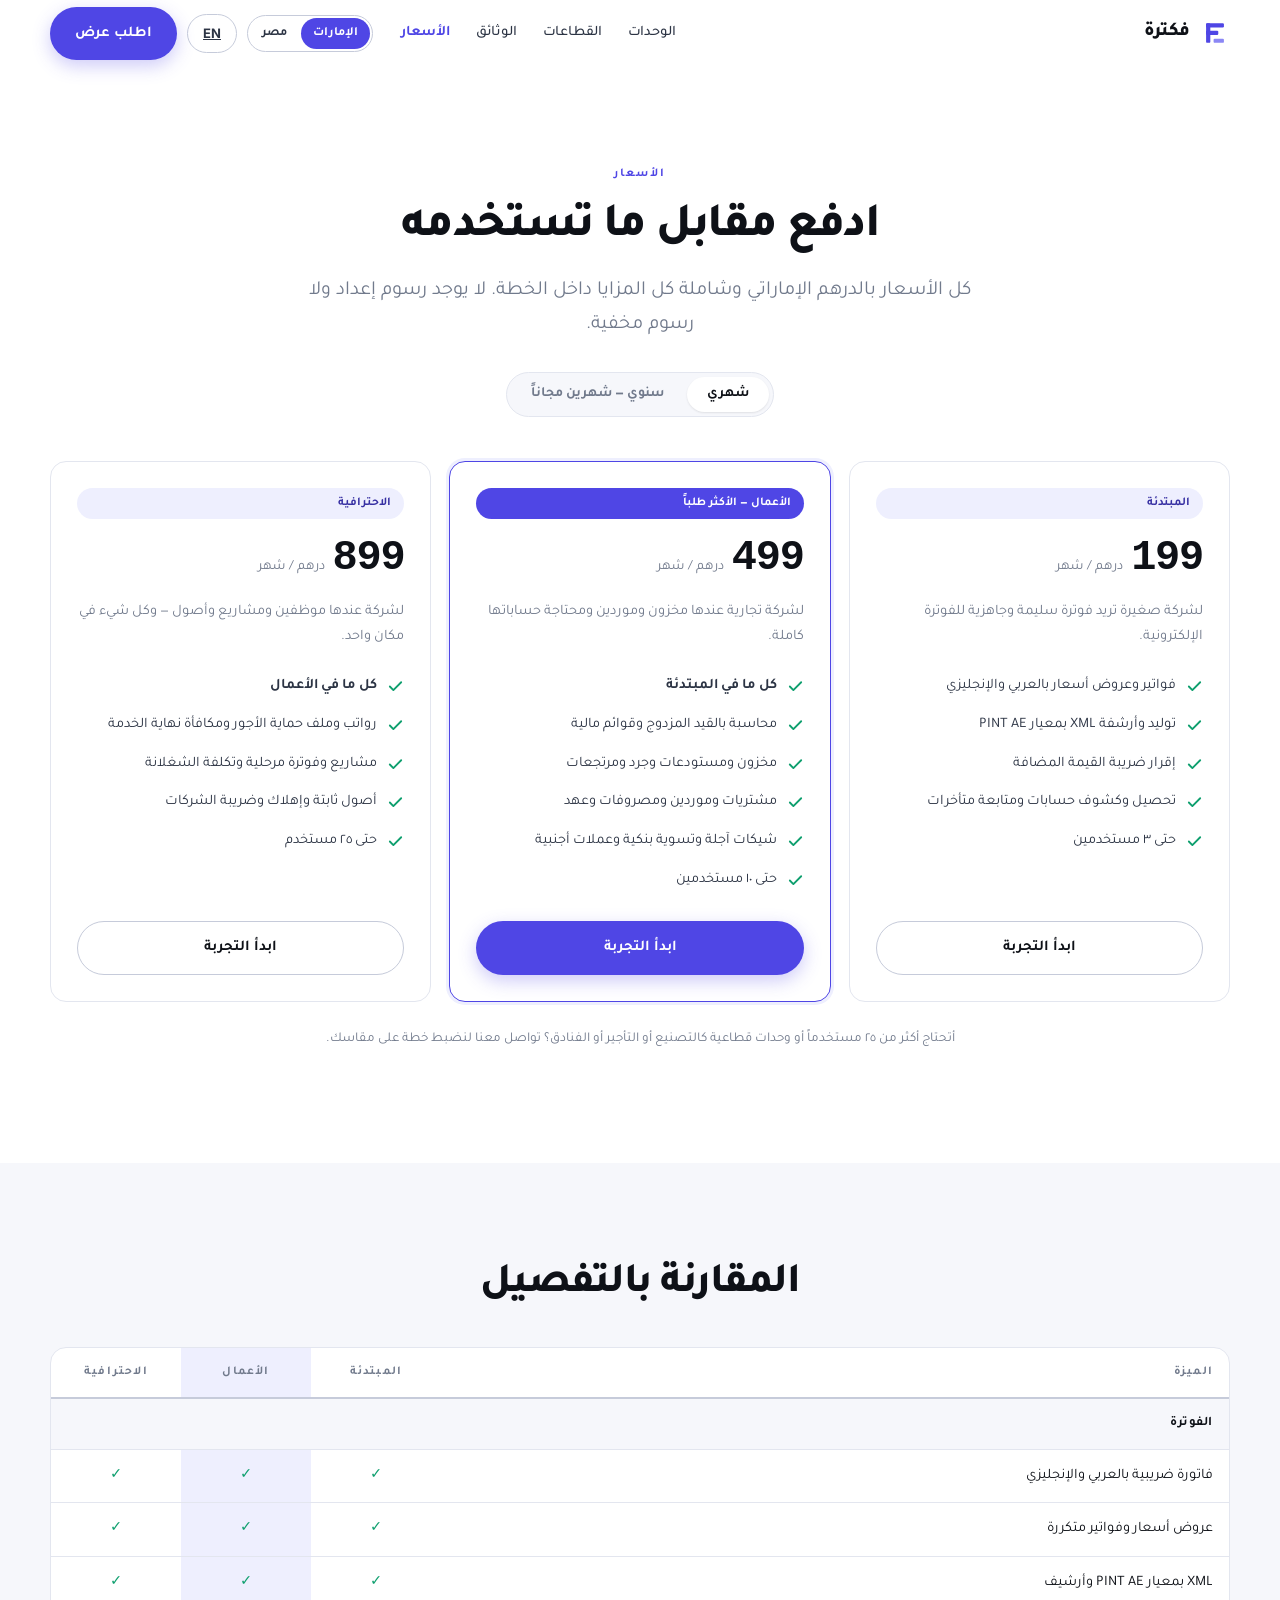
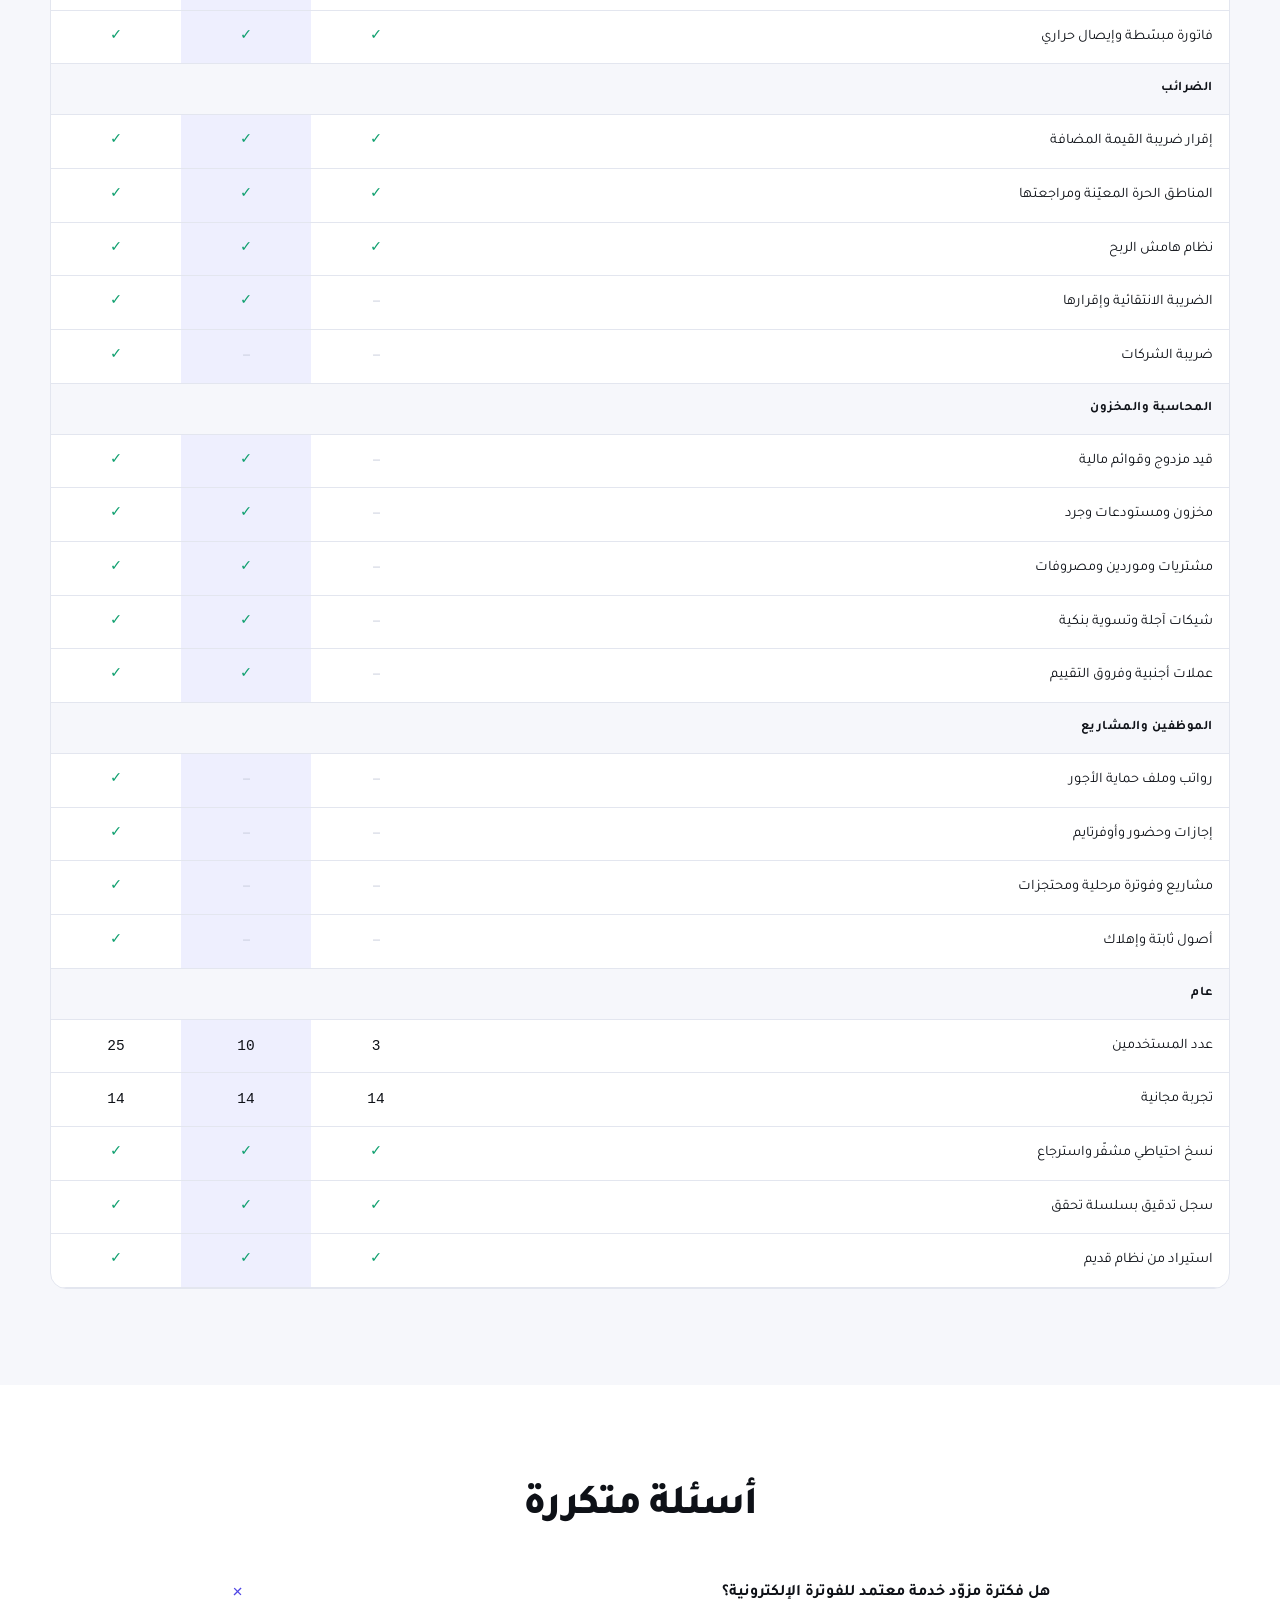
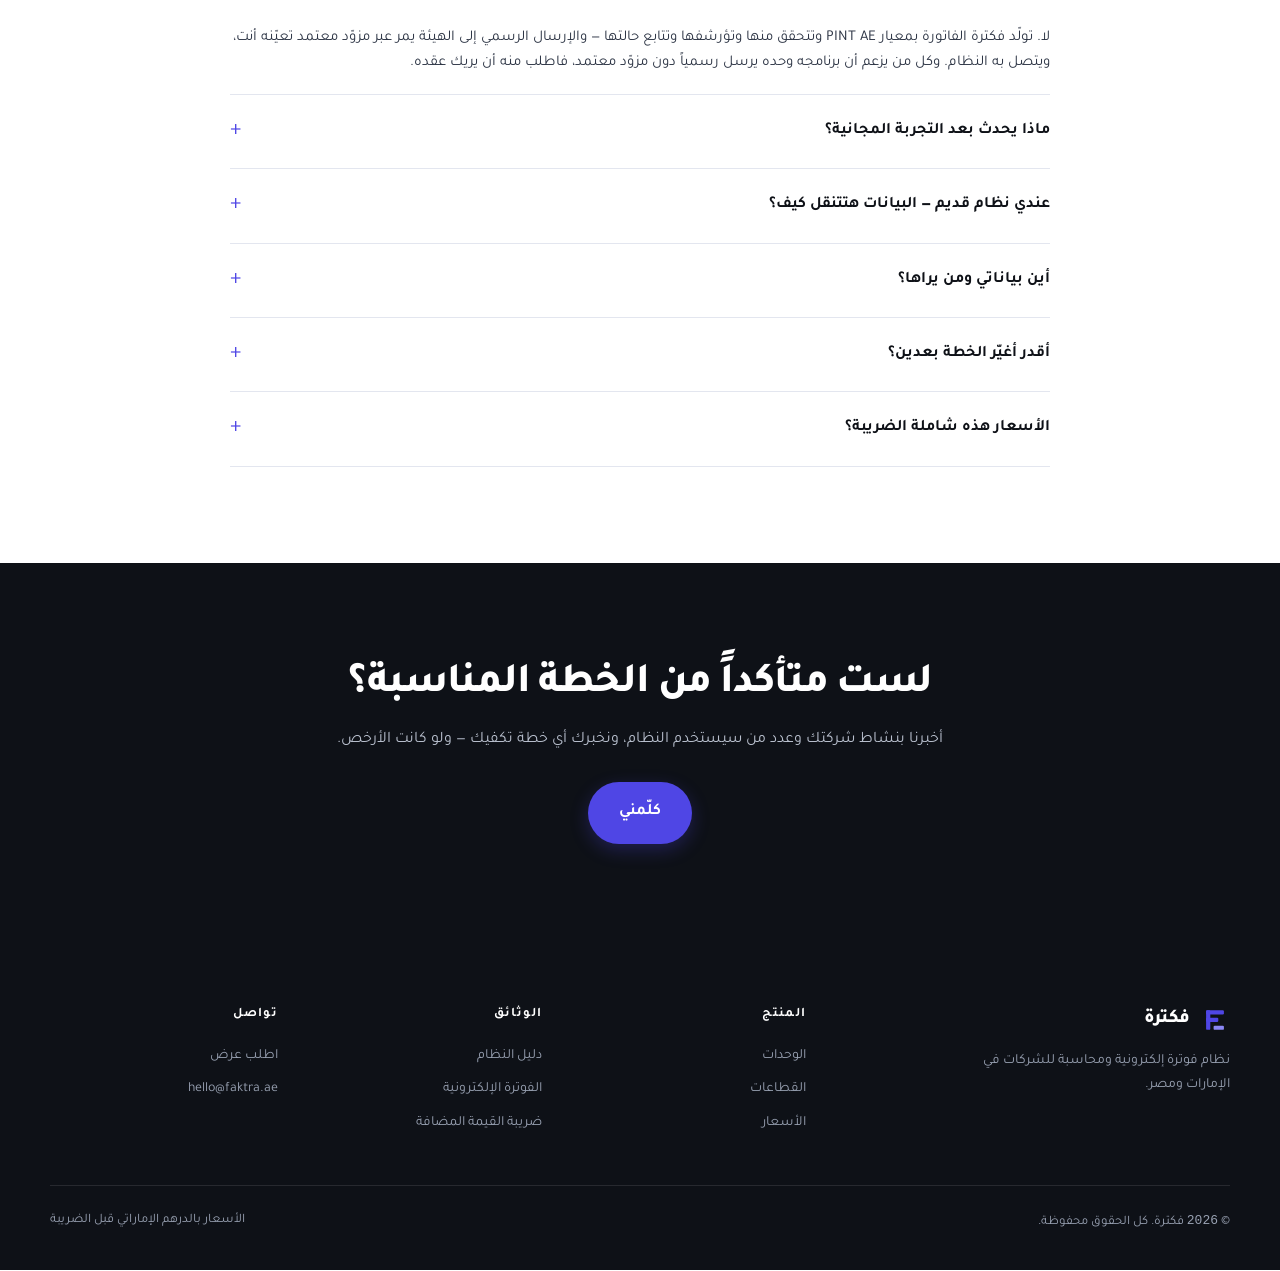
<file: ar/pricing.html>
<!doctype html>
<html lang="ar" dir="rtl"><head>
<meta charset="utf-8">
<meta name="viewport" content="width=device-width, initial-scale=1">
<title>أسعار فكترة — الخطط والاشتراكات في الإمارات ومصر</title>
<meta name="description" content="الإمارات: المبتدئة ١٩٩ درهمًا، والأعمال ٤٩٩، والاحترافية ٨٩٩ شهريًا. مصر: ٨٩٩ جنيهًا، و١٩٩٩، و٣٩٩٩ شهريًا. تجربة مجانية أربعة عشر يومًا دون بطاقة ائتمان، وخصم شهرين على الاشتراك السنوي.">

<link rel="canonical" href="https://faktra.ae/ar/pricing.html">
<link rel="alternate" hreflang="ar" href="https://faktra.ae/ar/pricing.html">
<link rel="alternate" hreflang="en" href="https://faktra.ae/en/pricing.html">
<link rel="alternate" hreflang="x-default" href="https://faktra.ae/ar/pricing.html">

<meta property="og:type" content="article">
<meta property="og:locale" content="ar_AE">
<meta property="og:site_name" content="فكترة">
<meta property="og:title" content="أسعار فكترة — الخطط والاشتراكات في الإمارات ومصر">
<meta property="og:description" content="الإمارات: المبتدئة ١٩٩ درهمًا، والأعمال ٤٩٩، والاحترافية ٨٩٩ شهريًا. مصر: ٨٩٩ جنيهًا، و١٩٩٩، و٣٩٩٩ شهريًا. تجربة مجانية أربعة عشر يومًا دون بطاقة ائتمان، وخصم شهرين على الاشتراك السنوي.">
<meta property="og:url" content="https://faktra.ae/ar/pricing.html">
<meta name="twitter:card" content="summary_large_image">

<script type="application/ld+json">
{
 "@context": "https://schema.org",
 "@type": "BreadcrumbList",
 "itemListElement": [
  {
   "@type": "ListItem",
   "position": 1,
   "name": "فكترة",
   "item": "https://faktra.ae/ar/"
  },
  {
   "@type": "ListItem",
   "position": 2,
   "name": "أسعار فكترة",
   "item": "https://faktra.ae/ar/pricing.html"
  }
 ]
}
</script>

<link rel="stylesheet" href="../site.css">
<style>
  /* جدول المقارنة */
  .cmp { width: 100%; border-collapse: collapse; font-size: 14.5px; }
  .cmp th, .cmp td { padding: 14px 16px; border-bottom: 1px solid var(--line);
    text-align: start; }
  .cmp thead th { font-size: 12px; letter-spacing: .1em; text-transform: uppercase;
    color: var(--muted); border-bottom: 2px solid var(--line-strong); }
  .cmp tbody tr:hover { background: var(--paper); }
  .cmp td.c, .cmp th.c { text-align: center; width: 130px; }
  .cmp .grp td { background: var(--paper); font-weight: 700; font-size: 13px;
    letter-spacing: .04em; color: var(--ink); }
  .yes { color: var(--pos); font-weight: 800; }
  .no { color: var(--line-strong); }
  .cmp .best { background: var(--indigo-wash); }

  /* تبديل شهري/سنوي */
  .cycle { display: inline-flex; background: var(--paper); border: 1px solid var(--line);
    border-radius: 999px; padding: 4px; gap: 3px; }
  .cycle button { border: 0; background: transparent; border-radius: 999px;
    padding: 9px 20px; font-family: inherit; font-size: 14px; font-weight: 700;
    color: var(--muted); cursor: pointer; transition: background .18s, color .18s; }
  .cycle button[aria-pressed="true"] { background: var(--surface); color: var(--ink);
    box-shadow: var(--shadow-sm); }

  .plan { position: relative; display: flex; flex-direction: column; }
  .plan.best { border-color: var(--indigo); box-shadow: 0 0 0 3px var(--indigo-wash); }
  .plan .price { display: flex; align-items: baseline; gap: 8px; margin: 4px 0 6px; }
  .plan .price .amt { font-family: var(--mono); font-size: 42px; font-weight: 800;
    letter-spacing: -.03em; direction: ltr; }
  .plan ul { list-style: none; padding: 0; margin: 18px 0 0; }
  .plan li { display: flex; gap: 10px; padding: 7px 0; font-size: 14.5px;
    color: var(--ink-2); align-items: flex-start; }
  .plan li svg { width: 17px; height: 17px; flex: none; color: var(--pos); margin-top: 4px; }
  .plan .cta { margin-top: auto; padding-top: 22px; }

  body[data-billing="yearly"] [data-period-label][data-show="monthly"],
  body[data-billing="monthly"] [data-period-label][data-show="yearly"] { display: none; }
  [data-period-label][data-show="yearly"] { display: none; }

  .faq details { border-bottom: 1px solid var(--line); padding: 18px 0; }
  .faq summary { cursor: pointer; font-weight: 700; font-size: 16px; list-style: none;
    display: flex; justify-content: space-between; gap: 16px; align-items: center; }
  .faq summary::-webkit-details-marker { display: none; }
  .faq summary::after { content: '+'; font-size: 22px; color: var(--indigo);
    font-weight: 400; transition: transform .2s; }
  .faq details[open] summary::after { transform: rotate(45deg); }
  .faq p { margin: 12px 0 0; font-size: 15px; }

  @media (max-width: 820px) {
    .cmp { font-size: 13px; }
    .cmp th, .cmp td { padding: 11px 9px; }
    .cmp td.c, .cmp th.c { width: 74px; }
    .scroll-x { overflow-x: auto; -webkit-overflow-scrolling: touch; }
  }
</style>
</head>
<body data-billing="monthly" data-country="AE">

<nav class="nav">
  <div class="shell nav-in">
    <a class="brand" href="./index.html">
      <svg viewBox="0 0 64 64" aria-hidden="true">
        <rect fill="#4F46E5" x="13" y="11" width="9" height="42" rx="2.5"></rect>
        <rect fill="#4F46E5" x="13" y="11" width="38" height="9" rx="2.5"></rect>
        <rect fill="#4F46E5" x="13" y="27" width="26" height="9" rx="2.5"></rect>
        <rect fill="#8B87F5" x="29" y="44" width="22" height="9" rx="2.5"></rect>
      </svg>
      فكترة
    </a>
    <div class="nav-links">
      <a href="./index.html#modules">الوحدات</a>
      <a href="./index.html#sectors">القطاعات</a>
      <a href="./docs.html">الوثائق</a>
      <a href="./pricing.html" class="on">الأسعار</a>
    </div>
    <div class="nav-act">
      <div class="ctry" data-country-switch="" role="group" aria-label="البلد">
        <button type="button" data-country-to="AE" aria-pressed="true">الإمارات</button>
        <button type="button" data-country-to="EG" aria-pressed="false">مصر</button>
      </div>
      <a class="lang" href="../en/pricing.html" hreflang="en" lang="en">EN</a>
      <a class="btn btn-primary" href="./index.html#contact">
        اطلب عرض</a>
      <button class="burger" aria-expanded="false" aria-label="Menu">
        <span></span><span></span><span></span></button>
    </div>
  </div>
</nav>

<!-- ══════════════ العنوان ══════════════ -->
<section style="padding-bottom:44px">
  <div class="shell center">
    <div class="eyebrow reveal">الأسعار</div>
    <h1 class="reveal d1" style="font-size:clamp(30px,4.4vw,48px)">
      ادفع مقابل ما تستخدمه
      </h1>
    <p class="lead reveal d2" style="margin:0 auto 30px">
      <span data-only="AE">كل الأسعار بالدرهم الإماراتي</span><span data-only="EG">كل الأسعار بالجنيه المصري</span> وشاملة كل المزايا داخل الخطة.
        لا يوجد رسوم إعداد ولا رسوم مخفية.
      </p>

    <div class="reveal d3 cycle" data-cycle="">
      <button data-period="monthly" aria-pressed="true">
        شهري</button>
      <button data-period="yearly" aria-pressed="false">
        سنوي — شهرين مجاناً</button>
    </div>
  </div>
</section>

<!-- ══════════════ الخطط ══════════════ -->
<section style="padding-top:0">
  <div class="shell">
    <div class="grid g3">

      <!-- المبتدئة -->
      <div class="card plan reveal">
        <div class="pill">المبتدئة</div>
        <div class="price">
          <span class="amt" data-price=""
                data-ae-monthly="199" data-ae-yearly="1,990"
                data-eg-monthly="899" data-eg-yearly="8,990">199</span>
          <span style="color:var(--muted);font-size:14px">
            <span data-period-label="" data-show="monthly">
              <span data-cur="" data-ae="درهم" data-eg="جنيه">درهم</span> / شهر</span>
            <span data-period-label="" data-show="yearly">
              <span data-cur="" data-ae="درهم" data-eg="جنيه">درهم</span> / سنة</span>
          </span>
        </div>
        <p style="font-size:14.5px;color:var(--muted);margin-bottom:0">
          لشركة صغيرة تريد فوترة سليمة وجاهزية للفوترة الإلكترونية.
          </p>

        <ul>
          <li><svg viewBox="0 0 24 24" fill="none"><path d="M20 6L9 17l-5-5" stroke="currentColor" stroke-width="2.6" stroke-linecap="round" stroke-linejoin="round"></path></svg>
            <span>فواتير وعروض أسعار بالعربي والإنجليزي
              </span></li>
          <li><svg viewBox="0 0 24 24" fill="none"><path d="M20 6L9 17l-5-5" stroke="currentColor" stroke-width="2.6" stroke-linecap="round" stroke-linejoin="round"></path></svg>
            <span><span data-only="AE">توليد وأرشفة XML بمعيار PINT AE</span><span data-only="EG">مستند المصلحة والإيصال الإلكتروني، مختومًا ومؤرشفًا</span></span></li>
          <li><svg viewBox="0 0 24 24" fill="none"><path d="M20 6L9 17l-5-5" stroke="currentColor" stroke-width="2.6" stroke-linecap="round" stroke-linejoin="round"></path></svg>
            <span>إقرار ضريبة القيمة المضافة
              </span></li>
          <li><svg viewBox="0 0 24 24" fill="none"><path d="M20 6L9 17l-5-5" stroke="currentColor" stroke-width="2.6" stroke-linecap="round" stroke-linejoin="round"></path></svg>
            <span>تحصيل وكشوف حسابات ومتابعة متأخرات
              </span></li>
          <li><svg viewBox="0 0 24 24" fill="none"><path d="M20 6L9 17l-5-5" stroke="currentColor" stroke-width="2.6" stroke-linecap="round" stroke-linejoin="round"></path></svg>
            <span>حتى ٣ مستخدمين</span></li>
        </ul>

        <div class="cta">
          <a class="btn btn-ghost" style="width:100%;justify-content:center" href="./index.html#contact">
            ابدأ التجربة</a>
        </div>
      </div>

      <!-- الأعمال -->
      <div class="card plan best reveal d1">
        <div class="pill" style="background:var(--indigo);color:#fff">
          الأعمال — الأكثر طلباً</div>
        <div class="price">
          <span class="amt" data-price=""
                data-ae-monthly="499" data-ae-yearly="4,990"
                data-eg-monthly="1,999" data-eg-yearly="19,990">499</span>
          <span style="color:var(--muted);font-size:14px">
            <span data-period-label="" data-show="monthly">
              <span data-cur="" data-ae="درهم" data-eg="جنيه">درهم</span> / شهر</span>
            <span data-period-label="" data-show="yearly">
              <span data-cur="" data-ae="درهم" data-eg="جنيه">درهم</span> / سنة</span>
          </span>
        </div>
        <p style="font-size:14.5px;color:var(--muted);margin-bottom:0">
          لشركة تجارية عندها مخزون وموردين ومحتاجة حساباتها كاملة.
          </p>

        <ul>
          <li><svg viewBox="0 0 24 24" fill="none"><path d="M20 6L9 17l-5-5" stroke="currentColor" stroke-width="2.6" stroke-linecap="round" stroke-linejoin="round"></path></svg>
            <span><strong>كل ما في المبتدئة
              </strong></span></li>
          <li><svg viewBox="0 0 24 24" fill="none"><path d="M20 6L9 17l-5-5" stroke="currentColor" stroke-width="2.6" stroke-linecap="round" stroke-linejoin="round"></path></svg>
            <span>محاسبة بالقيد المزدوج وقوائم مالية
              </span></li>
          <li><svg viewBox="0 0 24 24" fill="none"><path d="M20 6L9 17l-5-5" stroke="currentColor" stroke-width="2.6" stroke-linecap="round" stroke-linejoin="round"></path></svg>
            <span>مخزون ومستودعات وجرد ومرتجعات
              </span></li>
          <li><svg viewBox="0 0 24 24" fill="none"><path d="M20 6L9 17l-5-5" stroke="currentColor" stroke-width="2.6" stroke-linecap="round" stroke-linejoin="round"></path></svg>
            <span>مشتريات وموردين ومصروفات وعهد
              </span></li>
          <li><svg viewBox="0 0 24 24" fill="none"><path d="M20 6L9 17l-5-5" stroke="currentColor" stroke-width="2.6" stroke-linecap="round" stroke-linejoin="round"></path></svg>
            <span>شيكات آجلة وتسوية بنكية وعملات أجنبية
              </span></li>
          <li><svg viewBox="0 0 24 24" fill="none"><path d="M20 6L9 17l-5-5" stroke="currentColor" stroke-width="2.6" stroke-linecap="round" stroke-linejoin="round"></path></svg>
            <span>حتى ١٠ مستخدمين</span></li>
        </ul>

        <div class="cta">
          <a class="btn btn-primary" style="width:100%;justify-content:center" href="./index.html#contact">
            ابدأ التجربة</a>
        </div>
      </div>

      <!-- الاحترافية -->
      <div class="card plan reveal d2">
        <div class="pill">الاحترافية</div>
        <div class="price">
          <span class="amt" data-price=""
                data-ae-monthly="899" data-ae-yearly="8,990"
                data-eg-monthly="3,999" data-eg-yearly="39,990">899</span>
          <span style="color:var(--muted);font-size:14px">
            <span data-period-label="" data-show="monthly">
              <span data-cur="" data-ae="درهم" data-eg="جنيه">درهم</span> / شهر</span>
            <span data-period-label="" data-show="yearly">
              <span data-cur="" data-ae="درهم" data-eg="جنيه">درهم</span> / سنة</span>
          </span>
        </div>
        <p style="font-size:14.5px;color:var(--muted);margin-bottom:0">
          لشركة عندها موظفين ومشاريع وأصول — وكل شيء في مكان واحد.
          </p>

        <ul>
          <li><svg viewBox="0 0 24 24" fill="none"><path d="M20 6L9 17l-5-5" stroke="currentColor" stroke-width="2.6" stroke-linecap="round" stroke-linejoin="round"></path></svg>
            <span><strong>كل ما في الأعمال
              </strong></span></li>
          <li><svg viewBox="0 0 24 24" fill="none"><path d="M20 6L9 17l-5-5" stroke="currentColor" stroke-width="2.6" stroke-linecap="round" stroke-linejoin="round"></path></svg>
            <span>رواتب<span data-only="AE"> وملف حماية الأجور</span> ومكافأة نهاية الخدمة
              </span></li>
          <li><svg viewBox="0 0 24 24" fill="none"><path d="M20 6L9 17l-5-5" stroke="currentColor" stroke-width="2.6" stroke-linecap="round" stroke-linejoin="round"></path></svg>
            <span>مشاريع وفوترة مرحلية وتكلفة الشغلانة
              </span></li>
          <li><svg viewBox="0 0 24 24" fill="none"><path d="M20 6L9 17l-5-5" stroke="currentColor" stroke-width="2.6" stroke-linecap="round" stroke-linejoin="round"></path></svg>
            <span>أصول ثابتة وإهلاك<span data-only="AE"> وضريبة الشركات</span>
              </span></li>
          <li><svg viewBox="0 0 24 24" fill="none"><path d="M20 6L9 17l-5-5" stroke="currentColor" stroke-width="2.6" stroke-linecap="round" stroke-linejoin="round"></path></svg>
            <span>حتى ٢٥ مستخدم</span></li>
        </ul>

        <div class="cta">
          <a class="btn btn-ghost" style="width:100%;justify-content:center" href="./index.html#contact">
            ابدأ التجربة</a>
        </div>
      </div>
    </div>

    <p class="center reveal" style="font-size:13.5px;color:var(--muted);margin-top:26px">
      أتحتاج أكثر من ٢٥ مستخدماً أو وحدات قطاعية كالتصنيع أو التأجير أو الفنادق؟
        تواصل معنا لنضبط خطة على مقاسك.
      </p>
  </div>
</section>

<!-- ══════════════ المقارنة ══════════════ -->
<section class="wash">
  <div class="shell">
    <div class="center" style="margin-bottom:36px">
      <h2 class="reveal">المقارنة بالتفصيل
        </h2>
    </div>

    <div class="card reveal d1 scroll-x" style="padding:0;overflow:hidden">
      <table class="cmp">
        <thead>
          <tr>
            <th>الميزة</th>
            <th class="c">المبتدئة</th>
            <th class="c best">الأعمال</th>
            <th class="c">الاحترافية</th>
          </tr>
        </thead>
        <tbody>
          <tr class="grp"><td colspan="4">الفوترة</td></tr>
          <tr><td>فاتورة ضريبية بالعربي والإنجليزي
            </td>
            <td class="c yes">✓</td><td class="c best yes">✓</td><td class="c yes">✓</td></tr>
          <tr><td>عروض أسعار وفواتير متكررة
            </td>
            <td class="c yes">✓</td><td class="c best yes">✓</td><td class="c yes">✓</td></tr>
          <tr><td><span data-only="AE">XML بمعيار PINT AE وأرشيف</span><span data-only="EG">مستند المصلحة والإيصال الإلكتروني وأرشيف</span></td>
            <td class="c yes">✓</td><td class="c best yes">✓</td><td class="c yes">✓</td></tr>
          <tr><td>فاتورة مبسّطة وإيصال حراري
            </td>
            <td class="c yes">✓</td><td class="c best yes">✓</td><td class="c yes">✓</td></tr>

          <tr class="grp"><td colspan="4">الضرائب</td></tr>
          <tr><td>إقرار ضريبة القيمة المضافة</td>
            <td class="c yes">✓</td><td class="c best yes">✓</td><td class="c yes">✓</td></tr>
          <tr data-only="AE"><td>المناطق الحرة المعيّنة ومراجعتها</td>
            <td class="c yes">✓</td><td class="c best yes">✓</td><td class="c yes">✓</td></tr>
          <tr data-only="AE"><td>نظام هامش الربح</td>
            <td class="c yes">✓</td><td class="c best yes">✓</td><td class="c yes">✓</td></tr>
          <tr data-only="AE"><td>الضريبة الانتقائية وإقرارها</td>
            <td class="c no">—</td><td class="c best yes">✓</td><td class="c yes">✓</td></tr>
          <tr data-only="AE"><td>ضريبة الشركات</td>
            <td class="c no">—</td><td class="c best no">—</td><td class="c yes">✓</td></tr>

          <tr class="grp"><td colspan="4">المحاسبة والمخزون
            </td></tr>
          <tr><td>قيد مزدوج وقوائم مالية
            </td>
            <td class="c no">—</td><td class="c best yes">✓</td><td class="c yes">✓</td></tr>
          <tr><td>مخزون ومستودعات وجرد
            </td>
            <td class="c no">—</td><td class="c best yes">✓</td><td class="c yes">✓</td></tr>
          <tr><td>مشتريات وموردين ومصروفات
            </td>
            <td class="c no">—</td><td class="c best yes">✓</td><td class="c yes">✓</td></tr>
          <tr><td>شيكات آجلة وتسوية بنكية
            </td>
            <td class="c no">—</td><td class="c best yes">✓</td><td class="c yes">✓</td></tr>
          <tr><td>عملات أجنبية وفروق التقييم
            </td>
            <td class="c no">—</td><td class="c best yes">✓</td><td class="c yes">✓</td></tr>

          <tr class="grp"><td colspan="4">الموظفين والمشاريع
            </td></tr>
          <tr><td>رواتب<span data-only="AE"> وملف حماية الأجور</span>
            </td>
            <td class="c no">—</td><td class="c best no">—</td><td class="c yes">✓</td></tr>
          <tr><td>إجازات وحضور وأوفرتايم
            </td>
            <td class="c no">—</td><td class="c best no">—</td><td class="c yes">✓</td></tr>
          <tr><td>مشاريع وفوترة مرحلية ومحتجزات
            </td>
            <td class="c no">—</td><td class="c best no">—</td><td class="c yes">✓</td></tr>
          <tr><td>أصول ثابتة وإهلاك
            </td>
            <td class="c no">—</td><td class="c best no">—</td><td class="c yes">✓</td></tr>

          <tr class="grp"><td colspan="4">عام</td></tr>
          <tr><td>عدد المستخدمين</td>
            <td class="c n">3</td><td class="c best n">10</td><td class="c n">25</td></tr>
          <tr><td>تجربة مجانية</td>
            <td class="c n">14</td><td class="c best n">14</td><td class="c n">14</td></tr>
          <tr><td>نسخ احتياطي مشفّر واسترجاع
            </td>
            <td class="c yes">✓</td><td class="c best yes">✓</td><td class="c yes">✓</td></tr>
          <tr><td>سجل تدقيق بسلسلة تحقق
            </td>
            <td class="c yes">✓</td><td class="c best yes">✓</td><td class="c yes">✓</td></tr>
          <tr><td>استيراد من نظام قديم
            </td>
            <td class="c yes">✓</td><td class="c best yes">✓</td><td class="c yes">✓</td></tr>
        </tbody>
      </table>
    </div>
  </div>
</section>

<!-- ══════════════ أسئلة ══════════════ -->
<section>
  <div class="shell" style="max-width:820px">
    <div class="center" style="margin-bottom:24px">
      <h2 class="reveal">أسئلة متكررة
        </h2>
    </div>

    <div class="faq reveal d1">
      <details open="" data-only="AE">
        <summary>هل فكترة مزوّد خدمة معتمد للفوترة الإلكترونية؟</summary>
        <p>لا. تولّد فكترة الفاتورة بمعيار PINT AE وتتحقق منها وتؤرشفها
          وتتابع حالتها — والإرسال الرسمي إلى الهيئة يمر عبر مزوّد معتمد تعيّنه أنت،
          ويتصل به النظام. وكل من يزعم أن برنامجه وحده يرسل رسمياً دون
          مزوّد معتمد، فاطلب منه أن يريك عقده.</p>
      </details>

      <details open="" data-only="EG">
        <summary>كيف يصل المستند إلى المصلحة في مصر؟</summary>
        <p>لا يوجد في مصر مزوّد معتمد بين الممول والمصلحة أصلًا: الممول يرسل
          بنفسه ببيانات اعتماد تصدرها له المصلحة، وفكترة تنفّذ هذا الإرسال نيابةً
          عنه بتلك البيانات، وتتابع الحالة حتى القبول أو الرفض. أما الختم
          الإلكتروني فشهادته على توكن في مكتبك، ولا يستطيع خادم في أي مكان أن
          يلمسها — فيوقّع وكيل صغير يعمل على الجهاز نفسه.</p>
      </details>

      <details data-only="EG">
        <summary>ما الذي أحتاجه لأبدأ الإرسال إلى المصلحة؟</summary>
        <p>بيانات اعتماد تصدرها لك المصلحة باسمك، ورقم تسجيل من تسع خانات مع
          كود النشاط، وختم إلكتروني على توكن. والشاشة تسمّي ما ينقص واحدًا
          واحدًا بدل أن تقول «غير مكتمل».</p>
      </details>

      <details data-only="EG">
        <summary>هل الإيصال الإلكتروني مشمول في هذه الأسعار؟</summary>
        <p>نعم، في الخطط الثلاث. وهو مسار منفصل عن الفاتورة لا خانة عليها:
          الإيصالات تُجمَّع دفعاتٍ يغطيها ختم واحد، فلا يقف الكاشير عند كل
          عملية بيع.</p>
      </details>

      <details>
        <summary>ماذا يحدث بعد التجربة المجانية؟
          </summary>
        <p>الأيام الأربعة عشر تعمل دون بطاقة ائتمان. فإن قررت المتابعة اخترت
          خطة وبدأ الاشتراك وبقيت بياناتك كما هي. وإن قررت الانصراف أخذت نسخة كاملة من
          بياناتك بصيغة تقدر تفتحها في أي برنامج آخر.
          </p>
      </details>

      <details>
        <summary>عندي نظام قديم — البيانات هتتنقل كيف؟
          </summary>
        <p>ثمة شاشة مخصّصة للانتقال تستورد العملاء والموردين والأصناف
          وشجرة الحسابات والأرصدة الافتتاحية والفواتير القديمة. ويكشف النظام
          الفاتورة المكررة قبل ما تدخل، كي ما تتحسبش مرتين في الضريبة ولا في
          الحسابات.
          </p>
      </details>

      <details>
        <summary>أين بياناتي ومن يراها؟
          </summary>
        <p>كل شركة بياناتها معزولة على مستوى قاعدة البيانات نفسها،
          ليس بفلتر في الكود — يعني حتى لو حصل خطأ برمجي، شركة ما تقدرش توصل
          لبيانات شركة أخرى. وثمة فحص يتأكد من ذلك على كل جدول وكل تقرير.
          </p>
      </details>

      <details>
        <summary>أقدر أغيّر الخطة بعدين؟
          </summary>
        <p>نعم، في أي وقت. الترقية تفتح وحدات جديدة فوراً دون
          أن تفقد أي بيانات. والتخفيض يغلق الوحدات لكنه يبقي بياناتها —
          لو رجعت لها آخر تلاقيها مثل ما هي.
          </p>
      </details>

      <details>
        <summary>الأسعار هذه شاملة الضريبة؟
          </summary>
        <p>الأسعار المعروضة قبل ضريبة القيمة المضافة. الفاتورة الذي
          ستصلك موضّحةً الضريبة في سطر منفصل كما يقتضي القانون.
          </p>
      </details>
    </div>
  </div>
</section>

<!-- ══════════════ CTA ══════════════ -->
<section class="dark">
  <div class="shell center" style="max-width:680px">
    <h2 class="reveal" style="color:#fff">لست متأكداً من الخطة المناسبة؟
      </h2>
    <p class="reveal d1" style="margin-bottom:28px">
      أخبرنا بنشاط شركتك وعدد من سيستخدم النظام، ونخبرك أي خطة
        تكفيك — ولو كانت الأرخص.
      </p>
    <a class="btn btn-primary btn-lg reveal d2" href="./index.html#contact">
      كلّمني</a>
  </div>
</section>

<footer>
  <div class="shell">
    <div class="foot-grid">
      <div>
        <div class="brand" style="color:#fff;margin-bottom:14px">
          <svg viewBox="0 0 64 64" aria-hidden="true">
        <rect fill="#4F46E5" x="13" y="11" width="9" height="42" rx="2.5"></rect>
        <rect fill="#4F46E5" x="13" y="11" width="38" height="9" rx="2.5"></rect>
        <rect fill="#4F46E5" x="13" y="27" width="26" height="9" rx="2.5"></rect>
        <rect fill="#8B87F5" x="29" y="44" width="22" height="9" rx="2.5"></rect>
      </svg>
          فكترة
        </div>
        <p style="color:#98A1B2;font-size:14px;max-width:34ch">
          نظام فوترة إلكترونية ومحاسبة للشركات في الإمارات ومصر.
          </p>
      </div>
      <div>
        <h5>المنتج</h5>
        <a href="./index.html#modules">الوحدات</a>
        <a href="./index.html#sectors">القطاعات</a>
        <a href="./pricing.html">الأسعار</a>
      </div>
      <div>
        <h5>الوثائق</h5>
        <a href="./docs.html">دليل النظام</a>
        <a href="./docs.html#einvoicing">الفوترة الإلكترونية</a>
        <a href="./docs.html#vat">ضريبة القيمة المضافة</a>
      </div>
      <div>
        <h5>تواصل</h5>
        <a href="./index.html#contact">اطلب عرض</a>
        <a href="mailto:hello@faktra.ae">hello@faktra.ae</a>
      </div>
    </div>
    <div class="foot-end">
      <span>© <span class="n">2026</span> فكترة. كل الحقوق محفوظة.
        </span>
      <span><span data-only="AE">الأسعار بالدرهم الإماراتي</span><span data-only="EG">الأسعار بالجنيه المصري</span> قبل الضريبة
        </span>
    </div>
  </div>
</footer>

<script src="../site.js"></script>


</body></html>
</file>
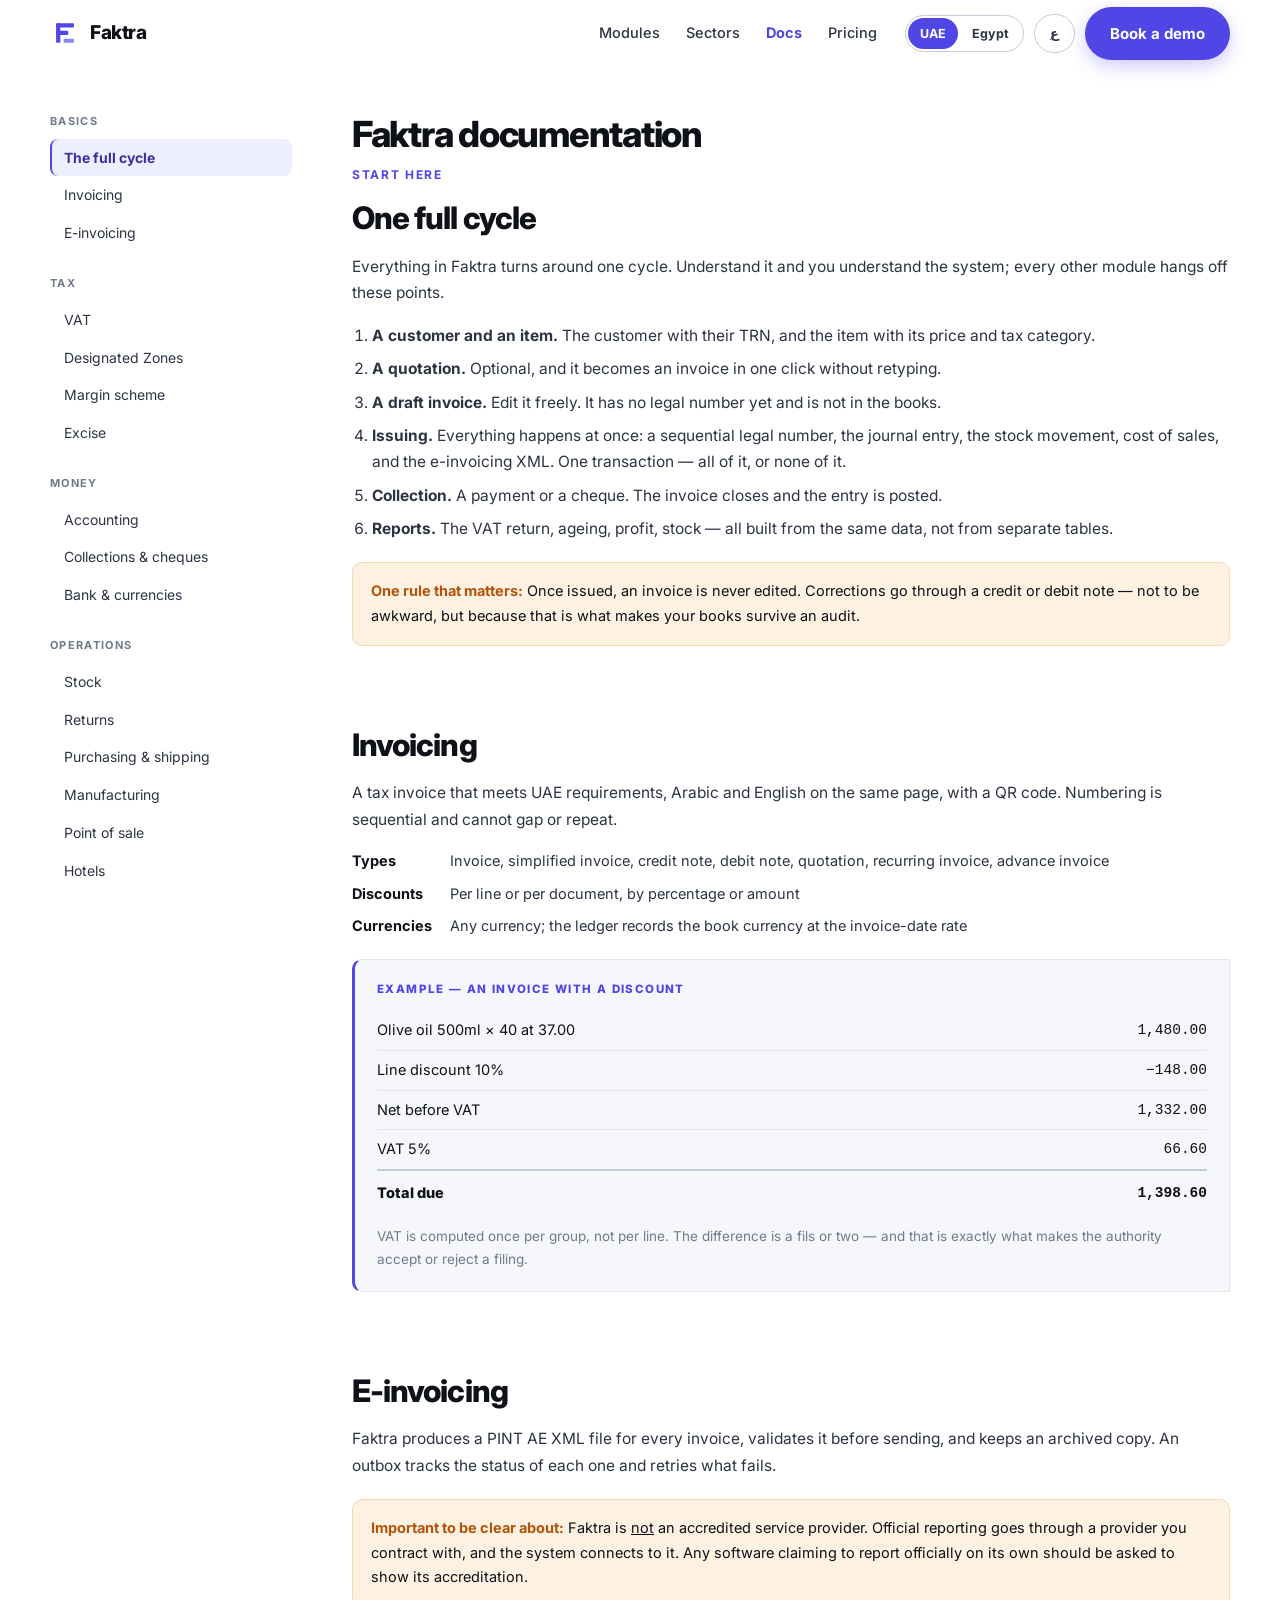
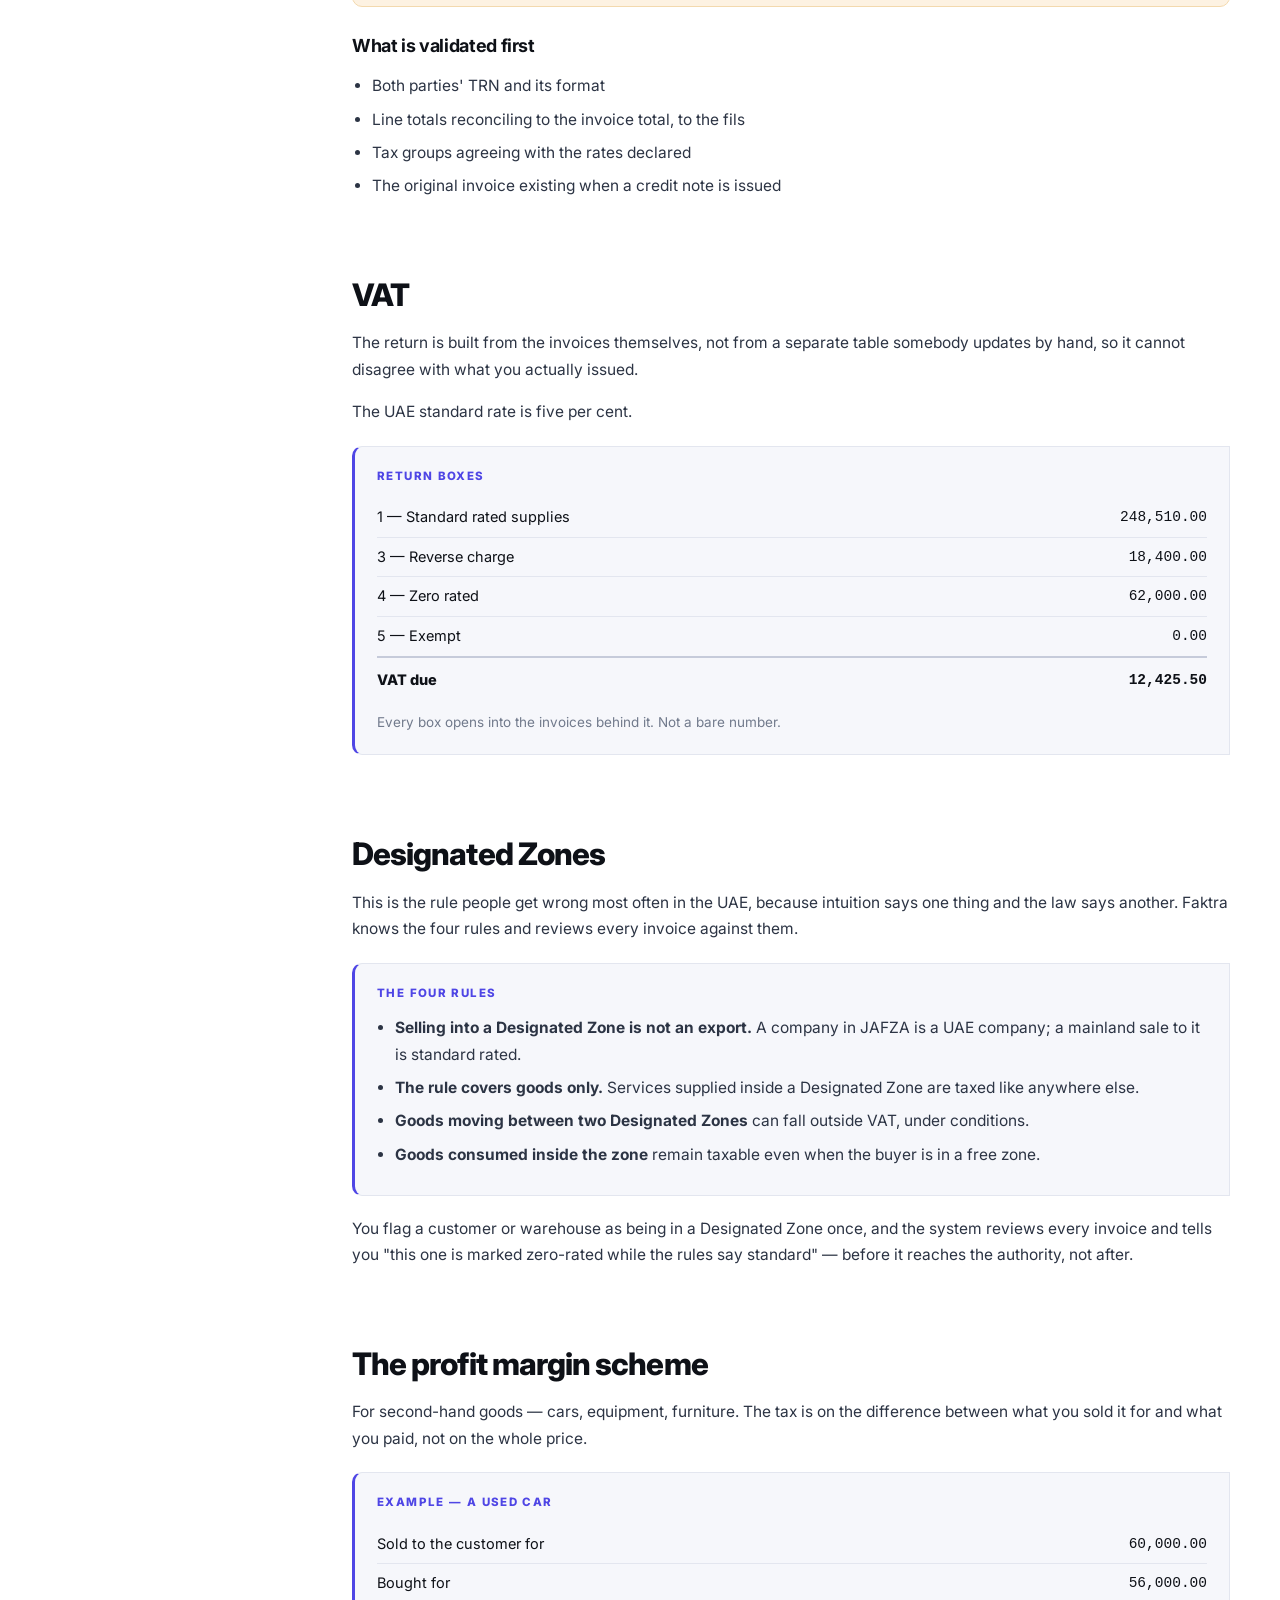
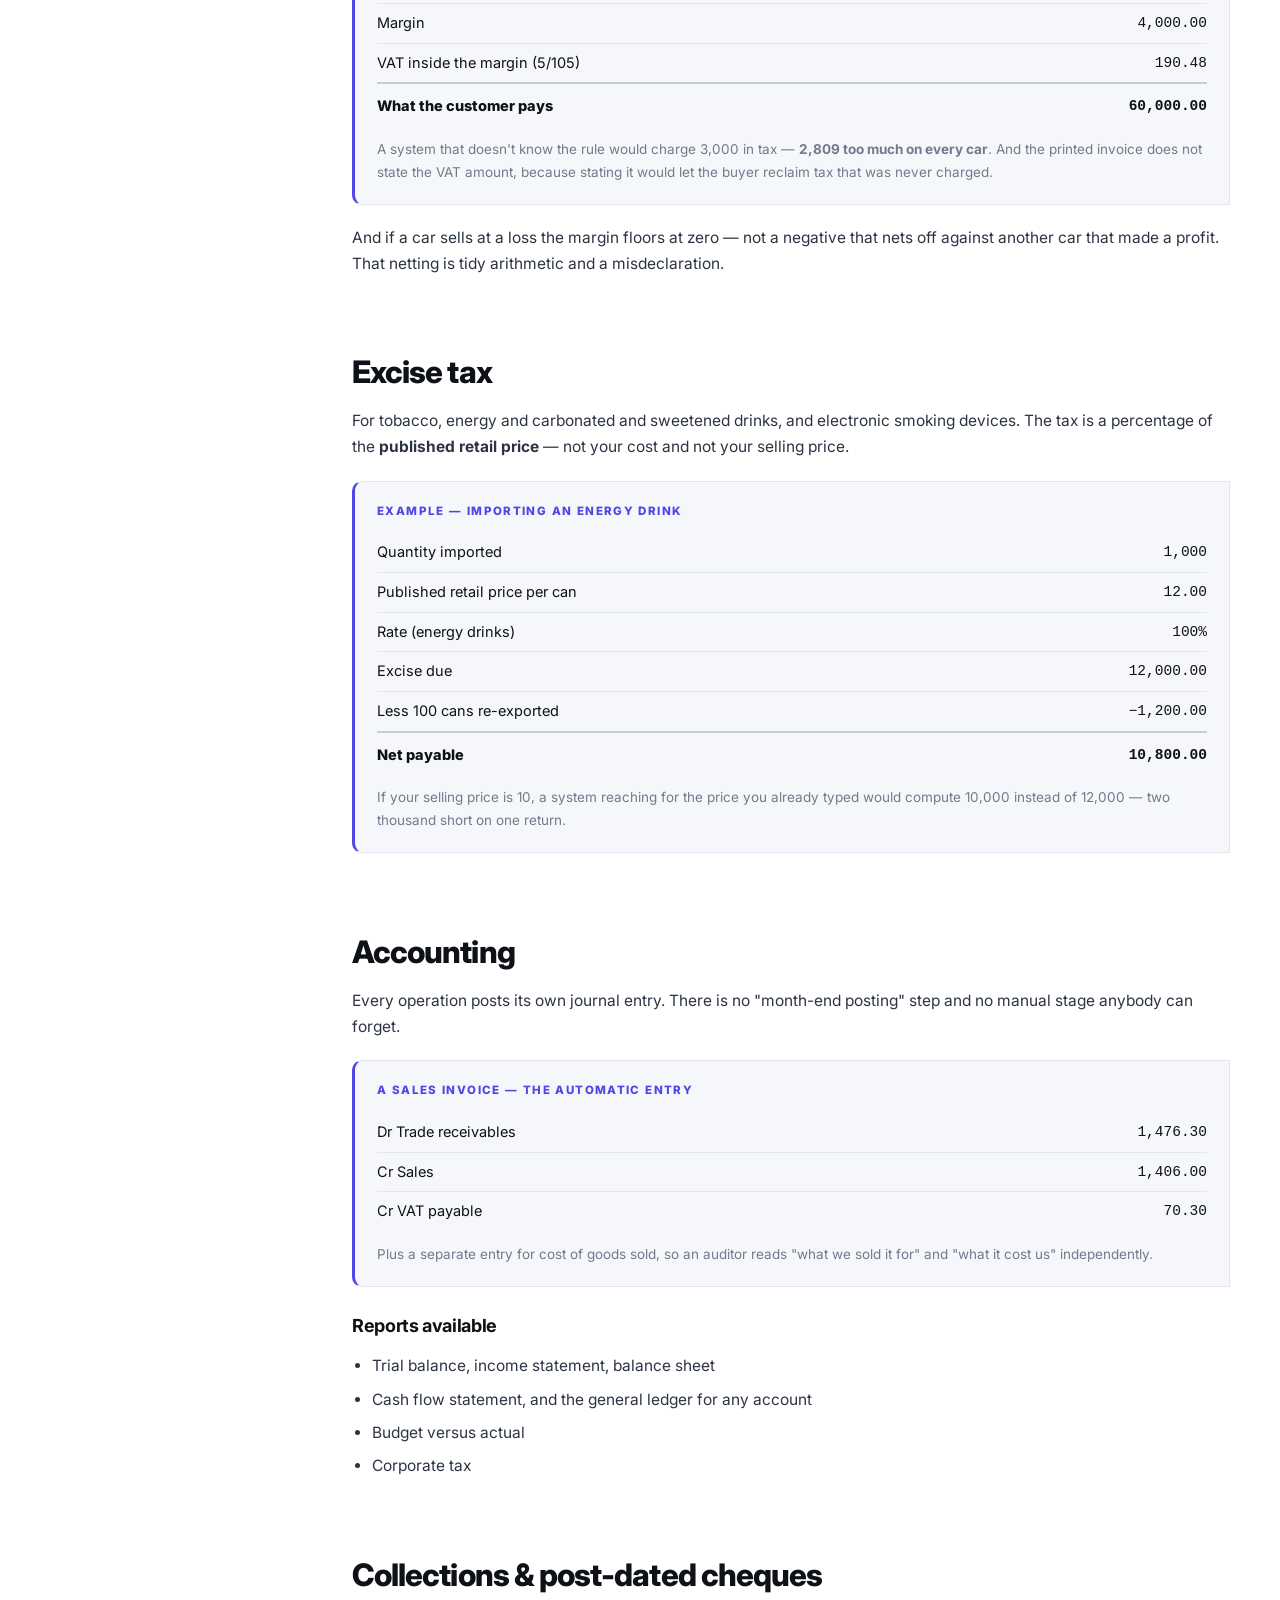
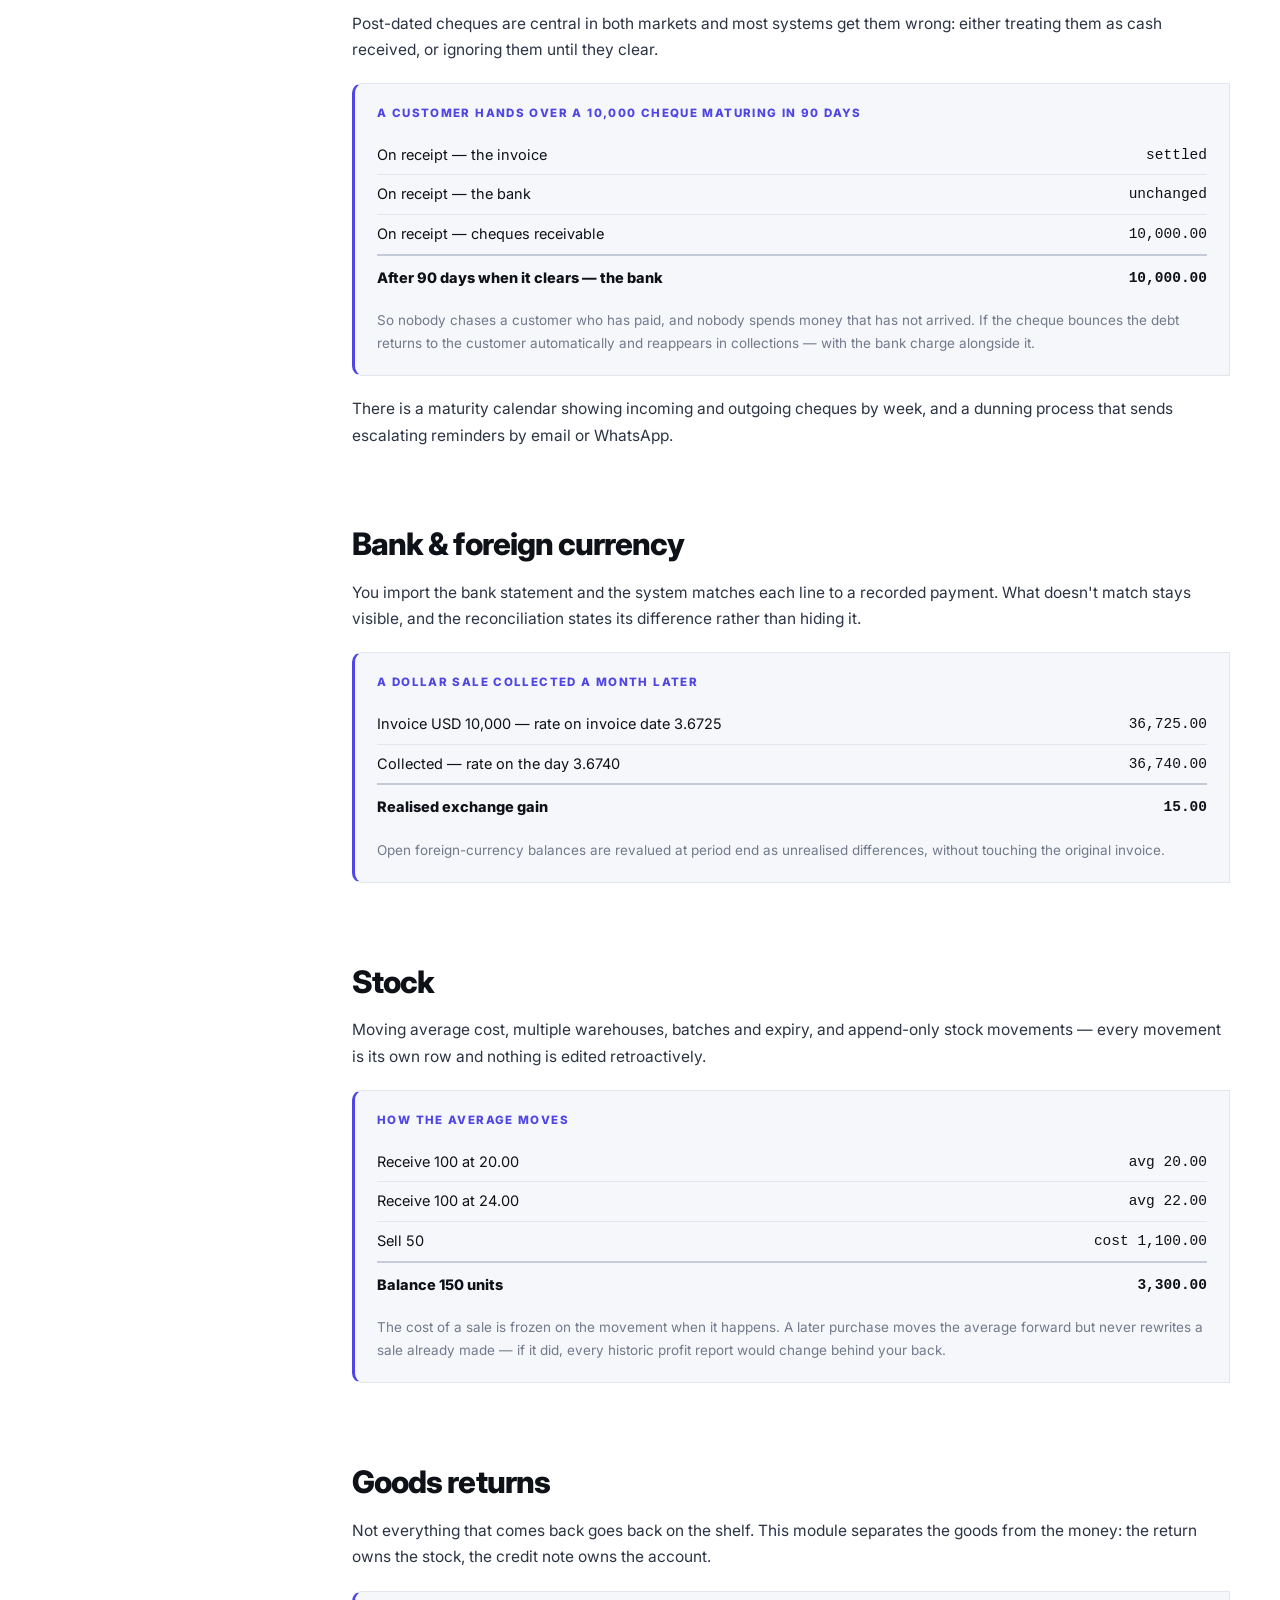
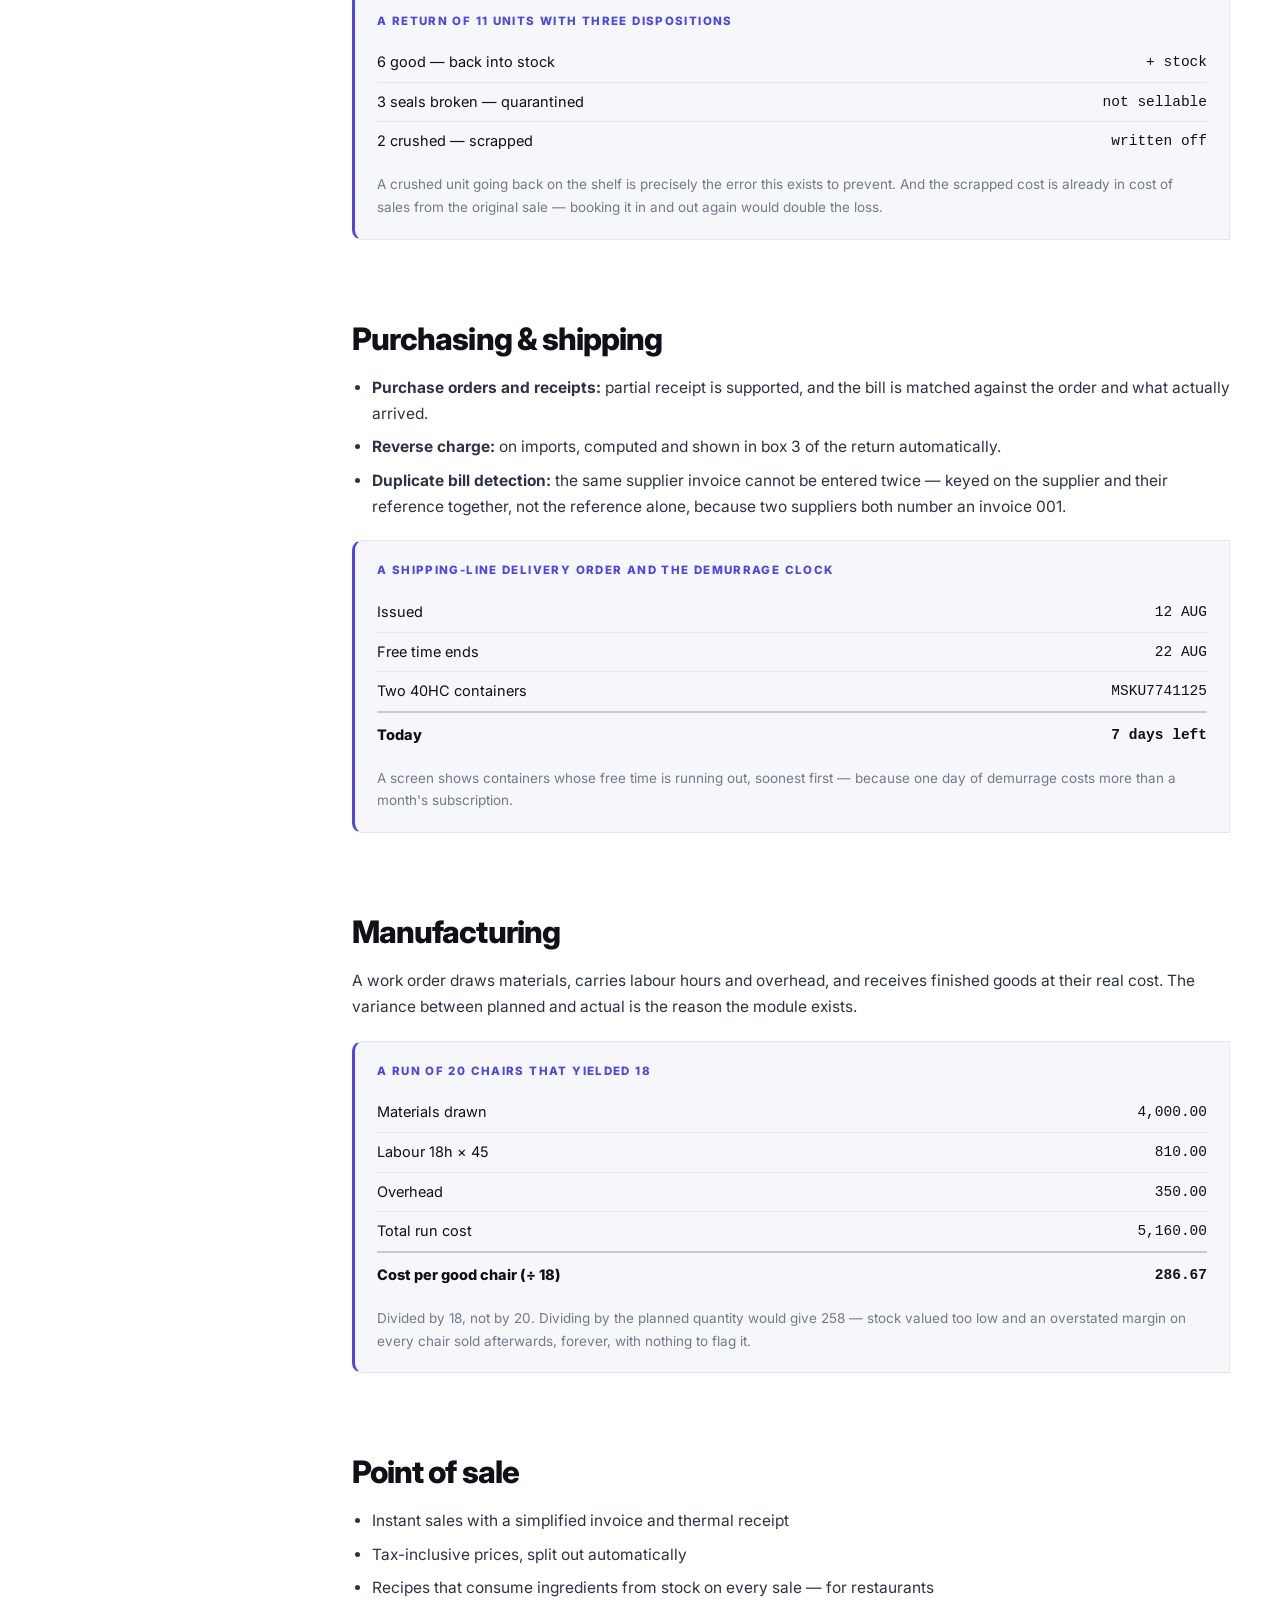
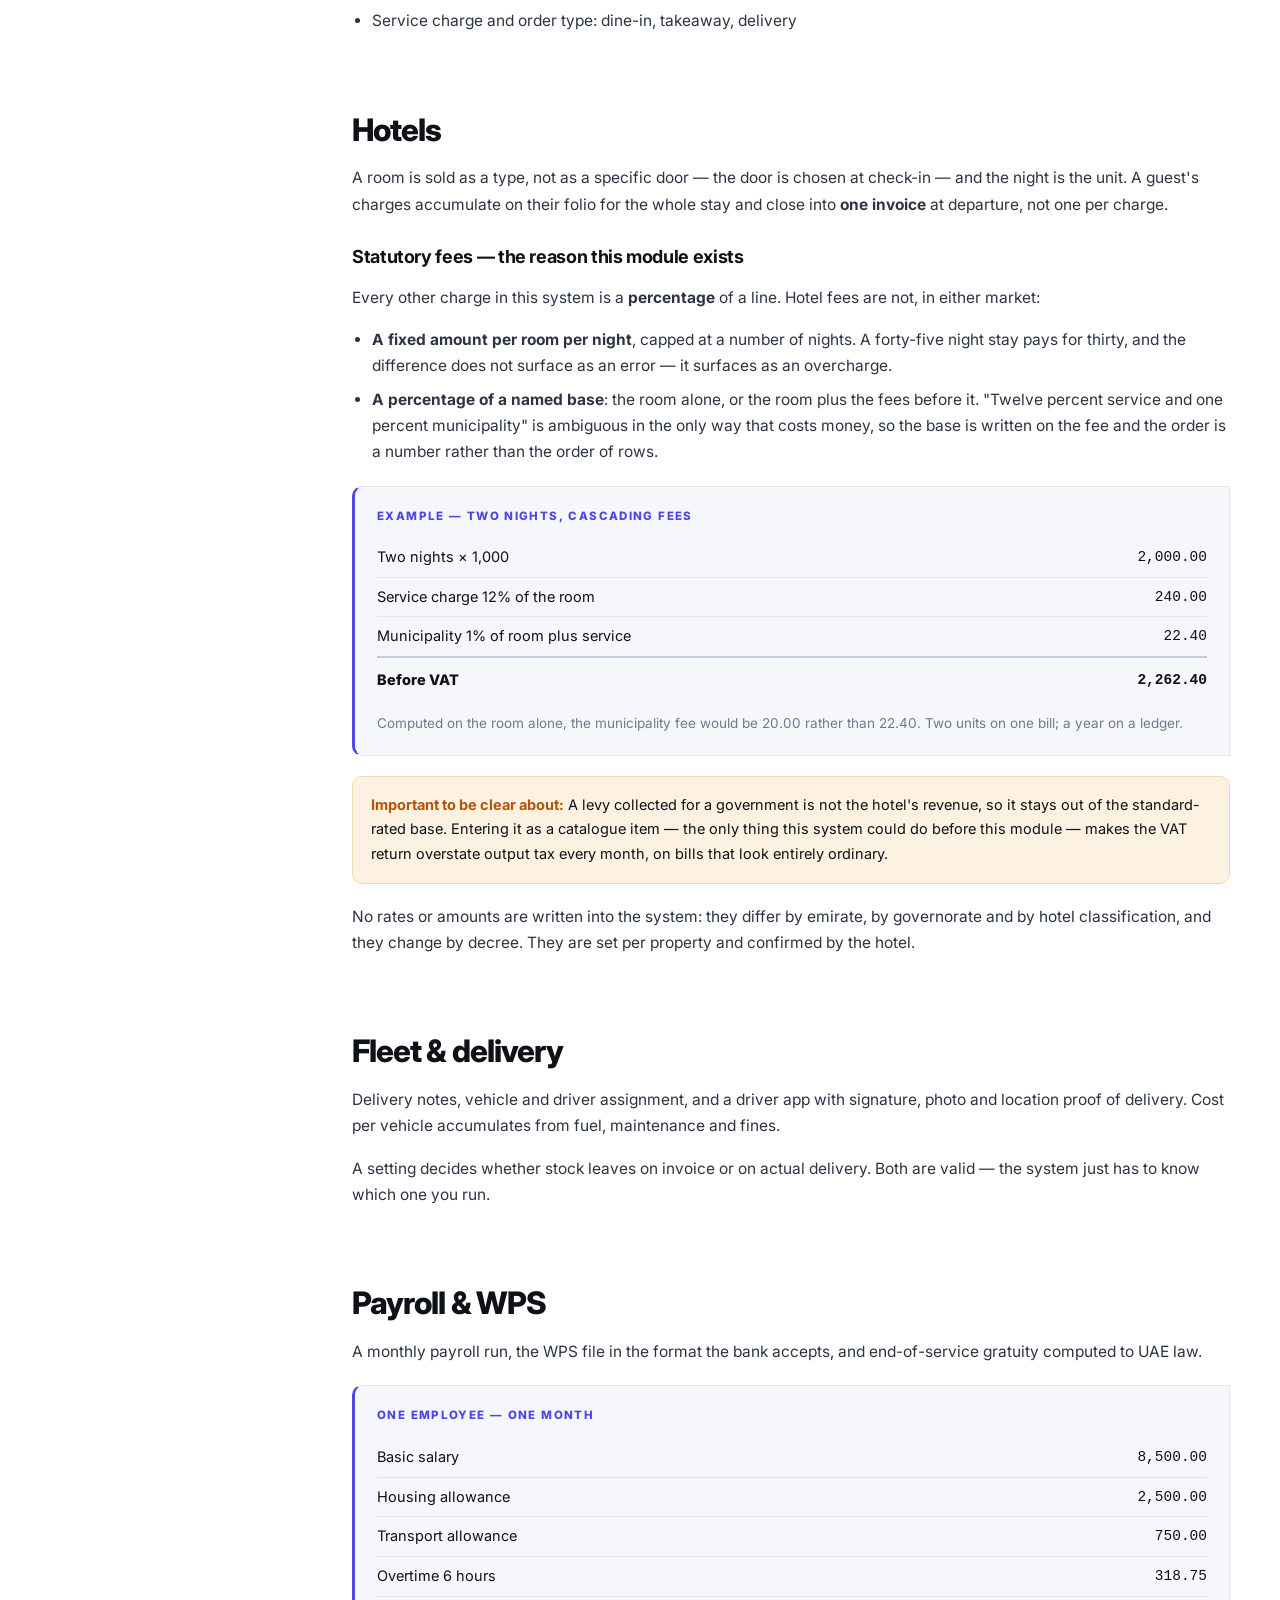
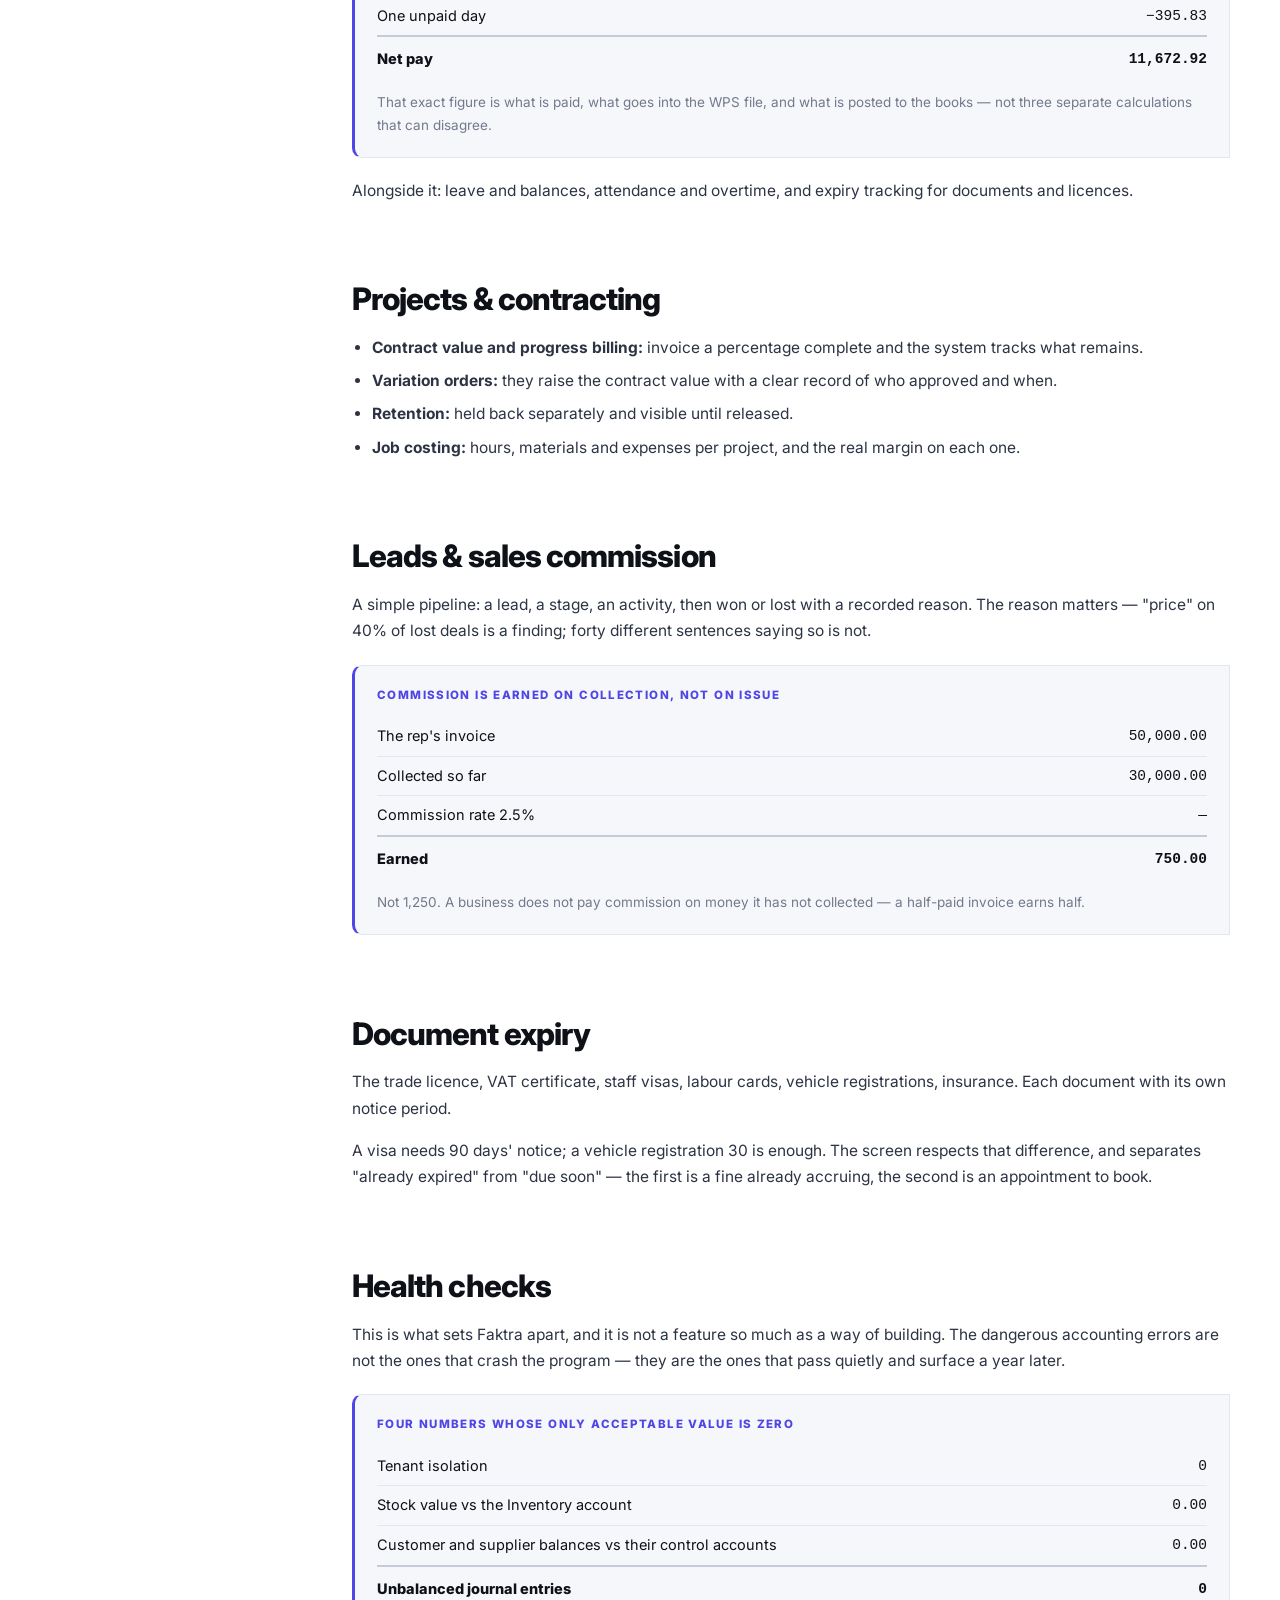
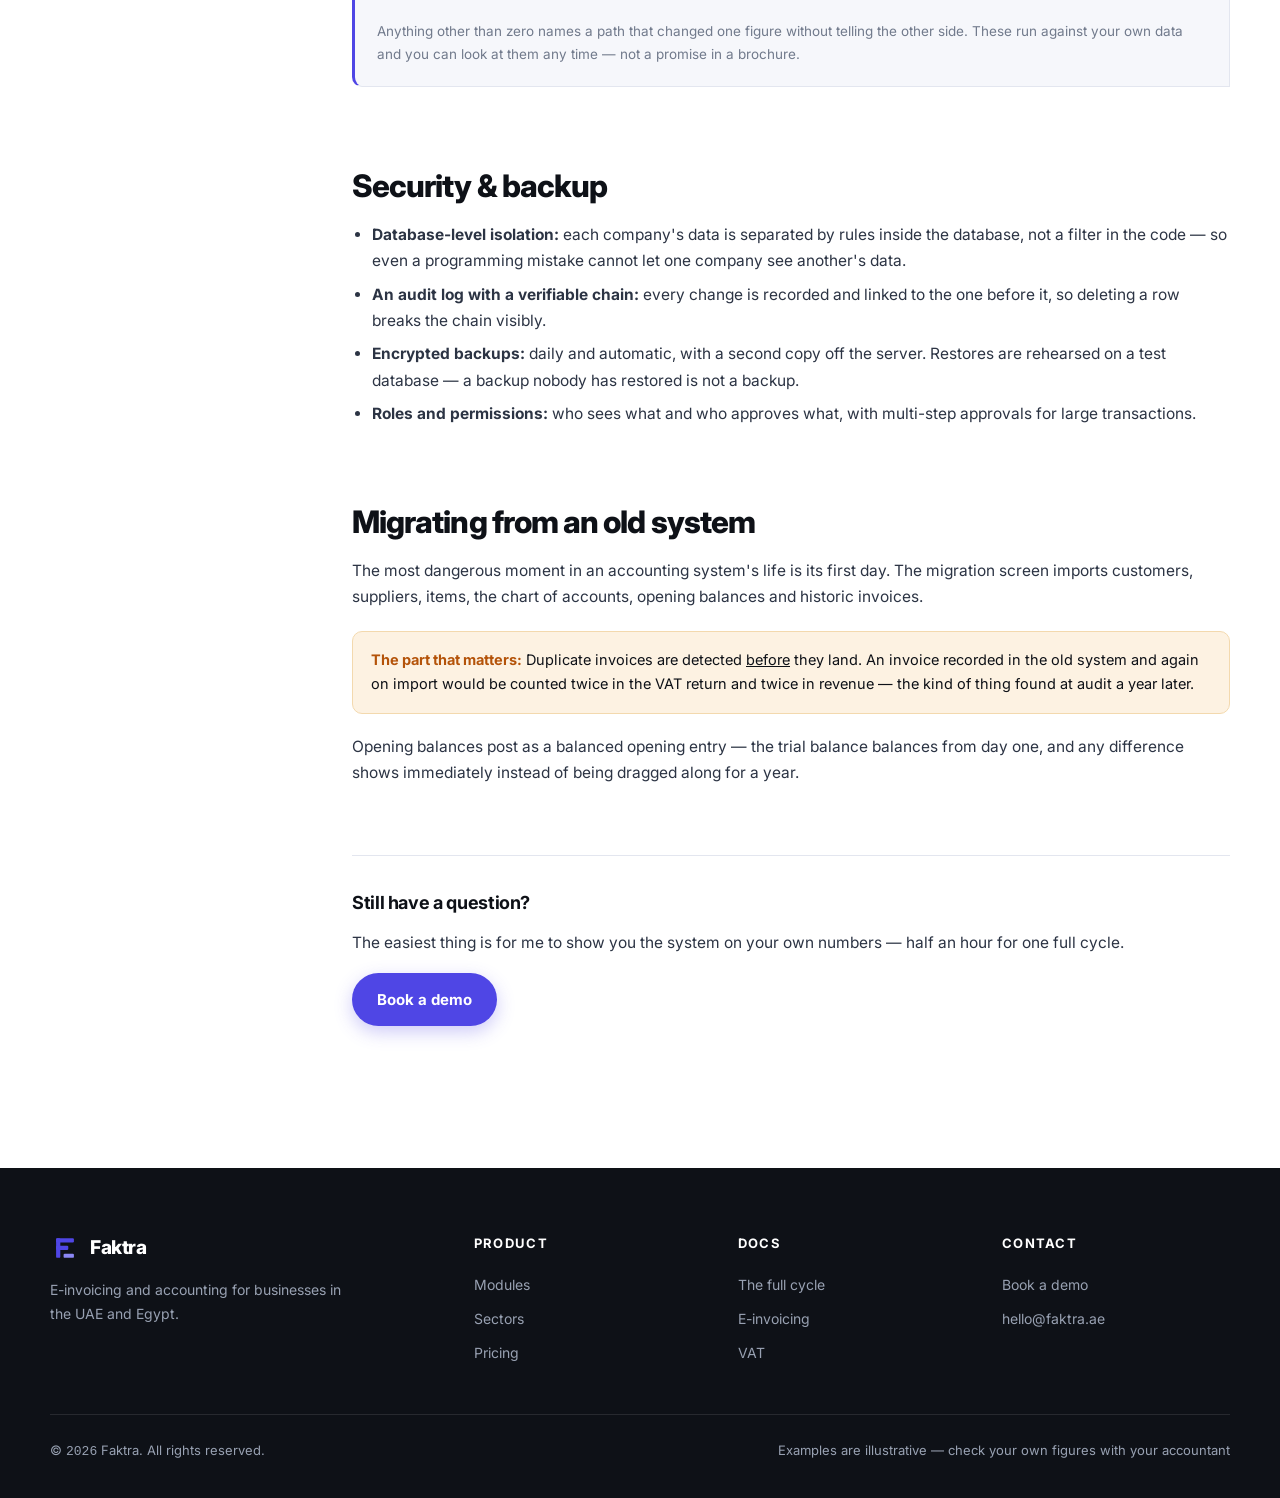
<file: en/docs.html>
<!doctype html>
<html lang="en" dir="ltr"><head>
<meta charset="utf-8">
<meta name="viewport" content="width=device-width, initial-scale=1">
<title>Faktra documentation — every module explained with worked examples</title>
<meta name="description" content="A detailed guide to Faktra across the UAE and Egypt: PINT AE e-invoicing, the Egyptian Tax Authority e-invoice and e-receipt, VAT, stock, payroll and more — with a worked numeric example for each.">

<link rel="canonical" href="https://faktra.ae/en/docs.html">
<link rel="alternate" hreflang="ar" href="https://faktra.ae/ar/docs.html">
<link rel="alternate" hreflang="en" href="https://faktra.ae/en/docs.html">
<link rel="alternate" hreflang="x-default" href="https://faktra.ae/ar/docs.html">

<meta property="og:type" content="article">
<meta property="og:locale" content="en_AE">
<meta property="og:site_name" content="Faktra">
<meta property="og:title" content="Faktra documentation — every module explained with worked examples">
<meta property="og:description" content="A detailed guide to Faktra across the UAE and Egypt: PINT AE e-invoicing, the Egyptian Tax Authority e-invoice and e-receipt, VAT, stock, payroll and more — with a worked numeric example for each.">
<meta property="og:url" content="https://faktra.ae/en/docs.html">
<meta name="twitter:card" content="summary_large_image">

<script type="application/ld+json">
{
 "@context": "https://schema.org",
 "@type": "BreadcrumbList",
 "itemListElement": [
  {
   "@type": "ListItem",
   "position": 1,
   "name": "Faktra",
   "item": "https://faktra.ae/en/"
  },
  {
   "@type": "ListItem",
   "position": 2,
   "name": "Faktra documentation",
   "item": "https://faktra.ae/en/docs.html"
  }
 ]
}
</script>

<link rel="stylesheet" href="../site.css">
<style>
  .doc { display: grid; grid-template-columns: 250px 1fr; gap: 52px;
    align-items: start; padding: 44px 0 90px; }

  .side { position: sticky; top: calc(var(--nav-h) + 24px); max-height: calc(100vh - 120px);
    overflow-y: auto; padding-inline-end: 8px; }
  .side h6 { font-size: 11px; letter-spacing: .12em; text-transform: uppercase;
    color: var(--muted); margin: 22px 0 8px; font-weight: 700; }
  .side h6:first-child { margin-top: 0; }
  .side a { display: block; padding: 7px 12px; border-radius: 8px; text-decoration: none;
    font-size: 14px; color: var(--ink-2); border-inline-start: 2px solid transparent;
    transition: background .15s, color .15s, border-color .15s; }
  .side a:hover { background: var(--paper); color: var(--indigo); }
  .side a.on { background: var(--indigo-wash); color: var(--indigo-deep); font-weight: 700;
    border-inline-start-color: var(--indigo); }

  .art > section { padding: 0 0 52px; scroll-margin-top: calc(var(--nav-h) + 24px); }
  .art h2 { font-size: clamp(24px, 2.6vw, 31px); margin-top: 8px; }
  .art h3 { font-size: 18px; margin-top: 28px; }
  .art p { font-size: 15.5px; }
  .art ul { padding-inline-start: 20px; }
  .art li { font-size: 15.5px; color: var(--ink-2); margin-bottom: 7px; }

  /* صندوق المثال — القلب بتاع الصفحة دي */
  .ex { background: var(--paper); border: 1px solid var(--line);
    border-inline-start: 3px solid var(--indigo); border-radius: 0 var(--r) var(--r) 0;
    padding: 20px 22px; margin: 20px 0; }
  html[dir="ltr"] .ex { border-radius: var(--r) 0 0 var(--r); }
  .ex-h { font-size: 11.5px; letter-spacing: .12em; text-transform: uppercase;
    color: var(--indigo); font-weight: 800; margin-bottom: 12px; }
  .ex table { width: 100%; border-collapse: collapse; font-size: 14.5px; margin: 6px 0; }
  .ex td { padding: 7px 0; border-bottom: 1px solid var(--line); }
  .ex tr:last-child td { border-bottom: 0; }
  .ex td:last-child { text-align: end; font-family: var(--mono); direction: ltr;
    font-variant-numeric: tabular-nums; white-space: nowrap; }
  .ex .tot td { font-weight: 800; border-top: 2px solid var(--line-strong);
    border-bottom: 0; padding-top: 10px; }
  .ex p:last-child { margin-bottom: 0; }
  .ex .note { font-size: 13.5px; color: var(--muted); margin-top: 12px; }

  .warn-box { background: var(--warn-wash); border: 1px solid #F3D9AE;
    border-radius: var(--r); padding: 16px 18px; margin: 20px 0; font-size: 14.5px; }
  .warn-box strong { color: var(--warn); }

  .kv { display: grid; grid-template-columns: auto 1fr; gap: 8px 18px;
    font-size: 14.5px; margin: 16px 0; }
  .kv dt { font-weight: 700; color: var(--ink); white-space: nowrap; }
  .kv dd { margin: 0; color: var(--ink-2); }

  @media (max-width: 900px) {
    .doc { grid-template-columns: 1fr; gap: 26px; padding-top: 26px; }
    .side { position: static; max-height: none;
      border-bottom: 1px solid var(--line); padding-bottom: 18px; }
    .side-in { display: flex; flex-wrap: wrap; gap: 5px; }
    .side h6 { width: 100%; margin: 12px 0 4px; }
    .side a { border-inline-start: 0; border: 1px solid var(--line); font-size: 13px;
      padding: 6px 11px; }
  }
</style>
</head>
<body data-country="AE">

<nav class="nav">
  <div class="shell nav-in">
    <a class="brand" href="./index.html">
      <svg viewBox="0 0 64 64" aria-hidden="true">
        <rect fill="#4F46E5" x="13" y="11" width="9" height="42" rx="2.5"></rect>
        <rect fill="#4F46E5" x="13" y="11" width="38" height="9" rx="2.5"></rect>
        <rect fill="#4F46E5" x="13" y="27" width="26" height="9" rx="2.5"></rect>
        <rect fill="#8B87F5" x="29" y="44" width="22" height="9" rx="2.5"></rect>
      </svg>
      Faktra
    </a>
    <div class="nav-links">
      <a href="./index.html#modules">Modules</a>
      <a href="./index.html#sectors">Sectors</a>
      <a href="./docs.html" class="on">Docs</a>
      <a href="./pricing.html">Pricing</a>
    </div>
    <div class="nav-act">
      <div class="ctry" data-country-switch="" role="group" aria-label="Country">
        <button type="button" data-country-to="AE" aria-pressed="true">UAE</button>
        <button type="button" data-country-to="EG" aria-pressed="false">Egypt</button>
      </div>
      <a class="lang" href="../ar/docs.html" hreflang="ar" lang="ar">ع</a>
      <a class="btn btn-primary" href="./index.html#contact">
        Book a demo</a>
      <button class="burger" aria-expanded="false" aria-label="Menu">
        <span></span><span></span><span></span></button>
    </div>
  </div>
</nav>

<div class="shell doc">

  <!-- ══════════════ القائمة الجانبية ══════════════ -->
  <aside class="side" data-doc-nav="">
    <div class="side-in">
      <h6>Basics</h6>
      <a href="#start">The full cycle</a>
      <a href="#invoicing">Invoicing</a>
      <a href="#einvoicing">E-invoicing</a>

      <h6>Tax</h6>
      <a href="#vat">VAT</a>
      <a href="#zones" data-only="AE">Designated Zones</a>
      <a href="#margin" data-only="AE">Margin scheme</a>
      <a href="#excise" data-only="AE">Excise</a>

      <h6>Money</h6>
      <a href="#accounting">Accounting</a>
      <a href="#collections">Collections &amp; cheques</a>
      <a href="#bank">Bank &amp; currencies</a>

      <h6>Operations</h6>
      <a href="#stock">Stock</a>
      <a href="#returns">Returns</a>
      <a href="#purchasing">Purchasing &amp; shipping</a>
      <a href="#manufacturing">Manufacturing</a>
      <a href="#pos">Point of sale</a>
      <a href="#hotel">Hotels</a>
      <a href="#fleet">Fleet &amp; delivery</a>

      <h6>People &amp; projects</h6>
      <a href="#payroll" data-only="AE">Payroll &amp; WPS</a>
      <a href="#payroll" data-only="EG">Payroll</a>
      <a href="#projects">Projects</a>
      <a href="#sales">Leads &amp; commission</a>
      <a href="#compliance">Document expiry</a>

      <h6>Trust</h6>
      <a href="#checks">Health checks</a>
      <a href="#security">Security &amp; backup</a>
      <a href="#migration">Migration</a>
    </div>
  </aside>

  <!-- ══════════════ المحتوى ══════════════ -->
  <main class="art">
    <h1 style="font-size:clamp(26px,3vw,36px);margin-bottom:8px">Faktra documentation</h1>

    <section id="start">
      <div class="eyebrow">Start here</div>
      <h2>One full cycle</h2>
      <p>
        Everything in Faktra turns around one cycle. Understand it and
        you understand the system; every other module hangs off these points.</p>

      <ol style="font-size:15.5px;color:var(--ink-2);padding-inline-start:20px">
        <li><strong>A customer and an item.</strong>
          
           The customer with their TRN, and the item with its price and tax category.</li>
        <li><strong>A quotation.</strong>
          
           Optional, and it becomes an invoice in one click without retyping.</li>
        <li><strong>A draft invoice.</strong>
          
           Edit it freely. It has no legal number yet and is not in the books.</li>
        <li><strong>Issuing.</strong>
          
           Everything happens at once: a sequential legal number, the
          journal entry, the stock movement, cost of sales, and the e-invoicing XML.
          One transaction — all of it, or none of it.</li>
        <li><strong>Collection.</strong>
          
           A payment or a cheque. The invoice closes and the entry is posted.</li>
        <li><strong>Reports.</strong>
          
           The VAT return, ageing, profit, stock — all built from the
          same data, not from separate tables.</li>
      </ol>

      <div class="warn-box">
        <strong>One rule that matters:</strong>
        
         Once issued, an invoice is never edited. Corrections go through
          a credit or debit note — not to be awkward, but because that is what makes
          your books survive an audit.
      </div>
    </section>

    <section id="invoicing">
      <h2>Invoicing</h2>
      <p>
        A tax invoice that meets <span data-only="AE">UAE</span><span data-only="EG">Egyptian</span>
        requirements, Arabic and English on the same page, with a QR code.
        Numbering is sequential and cannot gap or repeat.</p>

      <dl class="kv">
        <dt>Types</dt>
        <dd>
          Invoice, simplified invoice, credit note, debit note, quotation,
          recurring invoice, advance invoice</dd>
        <dt>Discounts</dt>
        <dd>
          Per line or per document, by percentage or amount</dd>
        <dt>Currencies</dt>
        <dd>
          Any currency; the ledger records the book currency at the
          invoice-date rate</dd>
      </dl>

      <div class="ex">
        <div class="ex-h">
          Example — an invoice with a discount</div>
        <table>
          <tbody><tr><td>
            Olive oil 500ml × 40 at 37.00</td><td>1,480.00</td></tr>
          <tr><td>Line discount 10%</td>
            <td>−148.00</td></tr>
          <tr><td>Net before VAT</td>
            <td>1,332.00</td></tr>
          <tr data-only="AE"><td>VAT 5%</td>
            <td>66.60</td></tr>
          <tr data-only="EG"><td>VAT 14%</td>
            <td>186.48</td></tr>
          <tr class="tot" data-only="AE"><td>Total due</td>
            <td>1,398.60</td></tr>
          <tr class="tot" data-only="EG"><td>Total due</td>
            <td>1,518.48</td></tr>
        </tbody></table>
        <p class="note">
          VAT is computed once per group, not per line. The difference is
          a fils or two — and that is exactly what makes the authority accept or
          reject a filing.</p>
      </div>
    </section>

    <section id="einvoicing">
      <h2>E-invoicing</h2>
      <p data-only="AE">
        Faktra produces a <span class="en">PINT AE</span> XML file for
        every invoice, validates it before sending, and keeps an archived copy. An
        outbox tracks the status of each one and retries what fails.</p>

      <div class="warn-box" data-only="AE">
        <strong>Important to be clear about:</strong>
         Faktra is <u>not</u> an accredited service provider. Official
          reporting goes through a provider you contract with, and the system connects
          to it. Any software claiming to report officially on its own should be asked
          to show its accreditation.
      </div>

      <!-- Egypt: a different regime, not different wording -->
      <p data-only="EG">
        Faktra builds the authority's document for every invoice and serialises it
        exactly as the specification requires — which is where all the precision
        sits: the authority verifies the seal against that string character by
        character, so turning <span dir="ltr">14.00</span> into
        <span dir="ltr">14</span> makes the document invalid even though the number
        is the same. It is then sealed, submitted, and followed to acceptance, and
        stays archived.</p>

      <div class="warn-box" data-only="EG">
        <strong>Important to be clear about:</strong>
        Egypt has no accredited service provider between the taxpayer and the
          authority: submission runs under credentials the authority issues in your
          name. The sealing certificate lives on a token in your office, and no
          server — ours or anyone's — can touch it, so a small agent on that machine
          receives the string and signs it.
      </div>

      <h3 data-only="EG">The e-receipt</h3>
      <p data-only="EG">
        Selling to consumers is a separate track, not a flag on an invoice.
        Receipts are collected into batches, and one seal covers a whole batch
        rather than each receipt — so a till doing a hundred an hour does not sign
        a hundred times.</p>

      <h3 data-only="EG">What is refused before issue, not after</h3>
      <p data-only="EG">
        An issued invoice already carries a legal number and a ledger entry;
        withdrawing it after the authority rejects it is a credit note and a
        conversation. So the refusal comes first: an item with no code, a company
        with no activity code, a party with no registration number, a credit note
        with no original invoice — and the message names the line at fault.</p>

      <h3>What is validated first</h3>
      <ul>
        <li>
          Both parties' TRN and its format</li>
        <li>
          Line totals reconciling to the invoice total, to the fils</li>
        <li>
          Tax groups agreeing with the rates declared</li>
        <li>
          The original invoice existing when a credit note is issued</li>
      </ul>
    </section>

    <section id="vat">
      <h2>VAT</h2>
      <p>
        The return is built from the invoices themselves, not from a
        separate table somebody updates by hand, so it cannot disagree with what you
        actually issued.</p>
      <p data-only="AE" class="note">The UAE standard rate is five per cent.</p>
      <p data-only="EG" class="note">The general rate in Egypt is fourteen per cent,
        and the system takes it from the company's country rather than from a
        constant written into the code.</p>

      <div class="ex">
        <div class="ex-h">Return boxes</div>
        <table>
          <tbody><tr><td>
            1 — Standard rated supplies</td><td>248,510.00</td></tr>
          <tr><td>
            3 — Reverse charge</td><td>18,400.00</td></tr>
          <tr><td>
            4 — Zero rated</td><td>62,000.00</td></tr>
          <tr><td>5 — Exempt</td>
            <td>0.00</td></tr>
          <tr class="tot"><td>VAT due</td>
            <td>12,425.50</td></tr>
        </tbody></table>
        <p class="note">
          Every box opens into the invoices behind it. Not a bare number.</p>
      </div>
    </section>

    <section id="zones" data-only="AE">
      <h2>Designated Zones</h2>
      <p>
        This is the rule people get wrong most often in the UAE, because
        intuition says one thing and the law says another. Faktra knows the four rules
        and reviews every invoice against them.</p>

      <div class="ex">
        <div class="ex-h">The four rules</div>
        <ul style="margin:0;padding-inline-start:18px">
          <li>
            <strong>Selling into a Designated Zone is not an export.</strong>
            A company in JAFZA is a UAE company; a mainland sale to it is standard rated.</li>
          <li>
            <strong>The rule covers goods only.</strong> Services supplied
            inside a Designated Zone are taxed like anywhere else.</li>
          <li>
            <strong>Goods moving between two Designated Zones</strong>
            can fall outside VAT, under conditions.</li>
          <li>
            <strong>Goods consumed inside the zone</strong> remain taxable
            even when the buyer is in a free zone.</li>
        </ul>
      </div>

      <p>
        You flag a customer or warehouse as being in a Designated Zone
        once, and the system reviews every invoice and tells you "this one is marked
        zero-rated while the rules say standard" — before it reaches the authority,
        not after.</p>
    </section>

    <section id="margin" data-only="AE">
      <h2>The profit margin scheme</h2>
      <p>
        For second-hand goods — cars, equipment, furniture. The tax is on
        the difference between what you sold it for and what you paid, not on the
        whole price.</p>

      <div class="ex">
        <div class="ex-h">
          Example — a used car</div>
        <table>
          <tbody><tr><td>Sold to the customer for</td>
            <td>60,000.00</td></tr>
          <tr><td>Bought for</td>
            <td>56,000.00</td></tr>
          <tr><td>Margin</td><td>4,000.00</td></tr>
          <tr><td>
            VAT inside the margin (5/105)</td><td>190.48</td></tr>
          <tr class="tot"><td>
            What the customer pays</td><td>60,000.00</td></tr>
        </tbody></table>
        <p class="note">
          A system that doesn't know the rule would charge 3,000 in tax —
          <strong>2,809 too much on every car</strong>. And the printed invoice does not
          state the VAT amount, because stating it would let the buyer reclaim tax that
          was never charged.</p>
      </div>

      <p>
        And if a car sells at a loss the margin floors at zero — not a
        negative that nets off against another car that made a profit. That netting is
        tidy arithmetic and a misdeclaration.</p>
    </section>

    <section id="excise" data-only="AE">
      <h2>Excise tax</h2>
      <p>
        For tobacco, energy and carbonated and sweetened drinks, and
        electronic smoking devices. The tax is a percentage of the
        <strong>published retail price</strong> — not your cost and not your selling
        price.</p>

      <div class="ex">
        <div class="ex-h">
          Example — importing an energy drink</div>
        <table>
          <tbody><tr><td>Quantity imported</td>
            <td>1,000</td></tr>
          <tr><td>
            Published retail price per can</td><td>12.00</td></tr>
          <tr><td>Rate (energy drinks)</td>
            <td>100%</td></tr>
          <tr><td>Excise due</td>
            <td>12,000.00</td></tr>
          <tr><td>
            Less 100 cans re-exported</td><td>−1,200.00</td></tr>
          <tr class="tot"><td>Net payable</td>
            <td>10,800.00</td></tr>
        </tbody></table>
        <p class="note">
          If your selling price is 10, a system reaching for the price you
          already typed would compute 10,000 instead of 12,000 — two thousand short on
          one return.</p>
      </div>
    </section>

    <section id="accounting">
      <h2>Accounting</h2>
      <p>
        Every operation posts its own journal entry. There is no
        "month-end posting" step and no manual stage anybody can forget.</p>

      <div class="ex">
        <div class="ex-h">
          A sales invoice — the automatic entry</div>
        <table>
          <tbody><tr><td>Dr Trade receivables</td>
            <td>1,476.30</td></tr>
          <tr><td>Cr Sales</td>
            <td>1,406.00</td></tr>
          <tr><td>Cr VAT payable</td>
            <td>70.30</td></tr>
        </tbody></table>
        <p class="note">
          Plus a separate entry for cost of goods sold, so an auditor
          reads "what we sold it for" and "what it cost us" independently.</p>
      </div>

      <h3>Reports available</h3>
      <ul>
        <li>
          Trial balance, income statement, balance sheet</li>
        <li>
          Cash flow statement, and the general ledger for any account</li>
        <li>Budget versus actual</li>
        <li data-only="AE">Corporate tax</li>
      </ul>
    </section>

    <section id="collections">
      <h2>Collections &amp; post-dated cheques</h2>
      <p>
        Post-dated cheques are central in both markets and most systems
        get them wrong: either treating them as cash received, or ignoring them until
        they clear.</p>

      <div class="ex">
        <div class="ex-h">
          A customer hands over a 10,000 cheque maturing in 90 days</div>
        <table>
          <tbody><tr><td>
            On receipt — the invoice</td>
            <td>settled</td></tr>
          <tr><td>
            On receipt — the bank</td>
            <td>unchanged</td></tr>
          <tr><td>
            On receipt — cheques receivable</td><td>10,000.00</td></tr>
          <tr class="tot"><td>
            After 90 days when it clears — the bank</td><td>10,000.00</td></tr>
        </tbody></table>
        <p class="note">
          So nobody chases a customer who has paid, and nobody spends
          money that has not arrived. If the cheque bounces the debt returns to the
          customer automatically and reappears in collections — with the bank charge
          alongside it.</p>
      </div>

      <p>
        There is a maturity calendar showing incoming and outgoing cheques
        by week, and a dunning process that sends escalating reminders by email or
        WhatsApp.</p>
    </section>

    <section id="bank">
      <h2>Bank &amp; foreign currency</h2>
      <p>
        You import the bank statement and the system matches each line to
        a recorded payment. What doesn't match stays visible, and the reconciliation
        states its difference rather than hiding it.</p>

      <div class="ex">
        <div class="ex-h">
          A dollar sale collected a month later</div>
        <table>
          <tbody><tr><td>
            Invoice USD 10,000 — rate on invoice date 3.6725</td>
            <td>36,725.00</td></tr>
          <tr><td>
            Collected — rate on the day 3.6740</td><td>36,740.00</td></tr>
          <tr class="tot"><td>
            Realised exchange gain</td><td>15.00</td></tr>
        </tbody></table>
        <p class="note">
          Open foreign-currency balances are revalued at period end as
          unrealised differences, without touching the original invoice.</p>
      </div>
    </section>

    <section id="stock">
      <h2>Stock</h2>
      <p>
        Moving average cost, multiple warehouses, batches and expiry, and
        append-only stock movements — every movement is its own row and nothing is
        edited retroactively.</p>

      <div class="ex">
        <div class="ex-h">
          How the average moves</div>
        <table>
          <tbody><tr><td>
            Receive 100 at 20.00</td>
            <td>avg 20.00</td></tr>
          <tr><td>
            Receive 100 at 24.00</td>
            <td>avg 22.00</td></tr>
          <tr><td>Sell 50</td>
            <td>cost 1,100.00</td></tr>
          <tr class="tot"><td>
            Balance 150 units</td><td>3,300.00</td></tr>
        </tbody></table>
        <p class="note">
          The cost of a sale is frozen on the movement when it happens. A
          later purchase moves the average forward but never rewrites a sale already
          made — if it did, every historic profit report would change behind your back.</p>
      </div>
    </section>

    <section id="returns">
      <h2>Goods returns</h2>
      <p>
        Not everything that comes back goes back on the shelf. This module
        separates the goods from the money: the return owns the stock, the credit note
        owns the account.</p>

      <div class="ex">
        <div class="ex-h">
          A return of 11 units with three dispositions</div>
        <table>
          <tbody><tr><td>
            6 good — back into stock</td>
            <td>+ stock</td></tr>
          <tr><td>
            3 seals broken — quarantined</td>
            <td>not sellable</td></tr>
          <tr><td>2 crushed — scrapped</td>
            <td>written off</td></tr>
        </tbody></table>
        <p class="note">
          A crushed unit going back on the shelf is precisely the error
          this exists to prevent. And the scrapped cost is already in cost of sales from
          the original sale — booking it in and out again would double the loss.</p>
      </div>
    </section>

    <section id="purchasing">
      <h2>Purchasing &amp; shipping</h2>
      <ul>
        <li>
          <strong>Purchase orders and receipts:</strong> partial receipt is
          supported, and the bill is matched against the order and what actually arrived.</li>
        <li>
          <strong>Reverse charge:</strong> on imports, computed and shown
          in box 3 of the return automatically.</li>
        <li>
          <strong>Duplicate bill detection:</strong> the same supplier
          invoice cannot be entered twice — keyed on the supplier and their reference
          together, not the reference alone, because two suppliers both number an
          invoice 001.</li>
      </ul>

      <div class="ex">
        <div class="ex-h">
          A shipping-line delivery order and the demurrage clock</div>
        <table>
          <tbody><tr><td>Issued</td>
            <td>12 AUG</td></tr>
          <tr><td>Free time ends</td>
            <td>22 AUG</td></tr>
          <tr><td>Two 40HC containers</td>
            <td>MSKU7741125</td></tr>
          <tr class="tot"><td>Today</td>
            <td>7 days left</td></tr>
        </tbody></table>
        <p class="note">
          A screen shows containers whose free time is running out, soonest
          first — because one day of demurrage costs more than a month's subscription.</p>
      </div>
    </section>

    <section id="manufacturing">
      <h2>Manufacturing</h2>
      <p>
        A work order draws materials, carries labour hours and overhead,
        and receives finished goods at their real cost. The variance between planned and
        actual is the reason the module exists.</p>

      <div class="ex">
        <div class="ex-h">
          A run of 20 chairs that yielded 18</div>
        <table>
          <tbody><tr><td>Materials drawn</td>
            <td>4,000.00</td></tr>
          <tr><td>Labour 18h × 45</td>
            <td>810.00</td></tr>
          <tr><td>Overhead</td><td>350.00</td></tr>
          <tr><td>Total run cost</td>
            <td>5,160.00</td></tr>
          <tr class="tot"><td>
            Cost per good chair (÷ 18)</td><td>286.67</td></tr>
        </tbody></table>
        <p class="note">
          Divided by 18, not by 20. Dividing by the planned quantity would
          give 258 — stock valued too low and an overstated margin on every chair sold
          afterwards, forever, with nothing to flag it.</p>
      </div>
    </section>

    <section id="pos">
      <h2>Point of sale</h2>
      <ul>
        <li>
          Instant sales with a simplified invoice and thermal receipt</li>
        <li>
          Tax-inclusive prices, split out automatically</li>
        <li>
          Recipes that consume ingredients from stock on every sale — for
          restaurants</li>
        <li>
          Service charge and order type: dine-in, takeaway, delivery</li>
      </ul>
    </section>

    <section id="hotel">
      <h2>Hotels</h2>
      <p>
        A room is sold as a type, not as a specific door — the door is
        chosen at check-in — and the night is the unit. A guest's charges
        accumulate on their folio for the whole stay and close into
        <strong>one invoice</strong> at departure, not one per charge.</p>

      <h3>Statutory fees — the reason this module exists</h3>
      <p>
        Every other charge in this system is a <strong>percentage</strong>
        of a line. Hotel fees are not, in either market:</p>
      <ul>
        <li><strong>A fixed amount per room per night</strong>, capped at a
          number of nights. A forty-five night stay pays for thirty, and
          the difference does not surface as an error — it surfaces as an
          overcharge.</li>
        <li><strong>A percentage of a named base</strong>: the room alone,
          or the room plus the fees before it. "Twelve percent service and
          one percent municipality" is ambiguous in the only way that
          costs money, so the base is written on the fee and the order is
          a number rather than the order of rows.</li>
      </ul>

      <div class="ex">
        <div class="ex-h">Example — two nights, cascading fees</div>
        <table>
          <tbody><tr><td>Two nights × 1,000</td><td>2,000.00</td></tr>
          <tr><td>Service charge 12% of the room</td><td>240.00</td></tr>
          <tr><td>Municipality 1% of room plus service</td><td>22.40</td></tr>
          <tr class="tot"><td>Before VAT</td><td>2,262.40</td></tr>
        </tbody></table>
        <p class="note">
          Computed on the room alone, the municipality fee would be 20.00
          rather than 22.40. Two units on one bill; a year on a ledger.</p>
      </div>

      <div class="warn-box">
        <strong>Important to be clear about:</strong>
        A levy collected for a government is not the hotel's revenue, so it
        stays out of the standard-rated base. Entering it as a catalogue
        item — the only thing this system could do before this module —
        makes the VAT return overstate output tax every month, on bills
        that look entirely ordinary.
      </div>

      <p class="note">
        No rates or amounts are written into the system: they differ by
        emirate, by governorate and by hotel classification, and they change
        by decree. They are set per property and confirmed by the hotel.</p>
    </section>

    <section id="fleet">
      <h2>Fleet &amp; delivery</h2>
      <p>
        Delivery notes, vehicle and driver assignment, and a driver app
        with signature, photo and location proof of delivery. Cost per vehicle
        accumulates from fuel, maintenance and fines.</p>
      <p>
        A setting decides whether stock leaves on invoice or on actual
        delivery. Both are valid — the system just has to know which one you run.</p>
    </section>

    <section id="payroll">
      <h2><span data-only="AE">Payroll &amp; WPS</span><span data-only="EG">Payroll</span></h2>
      <p data-only="AE">
        A monthly payroll run, the <span class="en">WPS</span> file in the
        format the bank accepts, and end-of-service gratuity computed to UAE law.</p>
      <p data-only="EG">
        A monthly payroll run with its allowances and deductions, overtime,
        leave and balances, and end-of-service entitlements — posted to the
        ledger as one entry that matches what the staff were paid.</p>

      <div class="ex">
        <div class="ex-h">
          One employee — one month</div>
        <table>
          <tbody><tr><td>Basic salary</td>
            <td>8,500.00</td></tr>
          <tr><td>Housing allowance</td>
            <td>2,500.00</td></tr>
          <tr><td>Transport allowance</td>
            <td>750.00</td></tr>
          <tr><td>Overtime 6 hours</td>
            <td>318.75</td></tr>
          <tr><td>One unpaid day</td>
            <td>−395.83</td></tr>
          <tr class="tot"><td>Net pay</td>
            <td>11,672.92</td></tr>
        </tbody></table>
        <p class="note">
          That exact figure is what is paid<span data-only="AE">, what goes into
          the WPS file,</span> and what is posted to the books — not three
          separate calculations that can disagree.</p>
      </div>

      <p>
        Alongside it: leave and balances, attendance and overtime, and
        expiry tracking for documents and licences.</p>
    </section>

    <section id="projects">
      <h2>Projects &amp; contracting</h2>
      <ul>
        <li>
          <strong>Contract value and progress billing:</strong> invoice a
          percentage complete and the system tracks what remains.</li>
        <li>
          <strong>Variation orders:</strong> they raise the contract value
          with a clear record of who approved and when.</li>
        <li>
          <strong>Retention:</strong> held back separately and visible
          until released.</li>
        <li>
          <strong>Job costing:</strong> hours, materials and expenses per
          project, and the real margin on each one.</li>
      </ul>
    </section>

    <section id="sales">
      <h2>
        Leads &amp; sales commission</h2>
      <p>
        A simple pipeline: a lead, a stage, an activity, then won or lost
        with a recorded reason. The reason matters — "price" on 40% of lost deals is a
        finding; forty different sentences saying so is not.</p>

      <div class="ex">
        <div class="ex-h">
          Commission is earned on collection, not on issue</div>
        <table>
          <tbody><tr><td>The rep's invoice</td>
            <td>50,000.00</td></tr>
          <tr><td>Collected so far</td>
            <td>30,000.00</td></tr>
          <tr><td>Commission rate 2.5%</td>
            <td>—</td></tr>
          <tr class="tot"><td>Earned</td>
            <td>750.00</td></tr>
        </tbody></table>
        <p class="note">
          Not 1,250. A business does not pay commission on money it has
          not collected — a half-paid invoice earns half.</p>
      </div>
    </section>

    <section id="compliance">
      <h2>Document expiry</h2>
      <p>
        The trade licence, VAT certificate, staff visas, labour cards,
        vehicle registrations, insurance. Each document with its own notice period.</p>
      <p>
        A visa needs 90 days' notice; a vehicle registration 30 is enough.
        The screen respects that difference, and separates "already expired" from "due
        soon" — the first is a fine already accruing, the second is an appointment to
        book.</p>
    </section>

    <section id="checks">
      <h2>Health checks</h2>
      <p>
        This is what sets Faktra apart, and it is not a feature so much as
        a way of building. The dangerous accounting errors are not the ones that crash
        the program — they are the ones that pass quietly and surface a year later.</p>

      <div class="ex">
        <div class="ex-h">
          Four numbers whose only acceptable value is zero</div>
        <table>
          <tbody><tr><td>Tenant isolation</td>
            <td>0</td></tr>
          <tr><td>
            Stock value vs the Inventory account</td><td>0.00</td></tr>
          <tr><td>
            Customer and supplier balances vs their control accounts</td>
            <td>0.00</td></tr>
          <tr class="tot"><td>
            Unbalanced journal entries</td><td>0</td></tr>
        </tbody></table>
        <p class="note">
          Anything other than zero names a path that changed one figure
          without telling the other side. These run against your own data and you can
          look at them any time — not a promise in a brochure.</p>
      </div>
    </section>

    <section id="security">
      <h2>Security &amp; backup</h2>
      <ul>
        <li>
          <strong>Database-level isolation:</strong> each company's data is
          separated by rules inside the database, not a filter in the code — so even a
          programming mistake cannot let one company see another's data.</li>
        <li>
          <strong>An audit log with a verifiable chain:</strong> every
          change is recorded and linked to the one before it, so deleting a row breaks
          the chain visibly.</li>
        <li>
          <strong>Encrypted backups:</strong> daily and automatic, with a
          second copy off the server. Restores are rehearsed on a test database — a
          backup nobody has restored is not a backup.</li>
        <li>
          <strong>Roles and permissions:</strong> who sees what and who
          approves what, with multi-step approvals for large transactions.</li>
      </ul>
    </section>

    <section id="migration">
      <h2>Migrating from an old system</h2>
      <p>
        The most dangerous moment in an accounting system's life is its
        first day. The migration screen imports customers, suppliers, items, the chart of
        accounts, opening balances and historic invoices.</p>

      <div class="warn-box">
        <strong>The part that matters:</strong>
        
         Duplicate invoices are detected <u>before</u> they land. An
          invoice recorded in the old system and again on import would be counted twice
          in the VAT return and twice in revenue — the kind of thing found at audit a
          year later.
      </div>

      <p>
        Opening balances post as a balanced opening entry — the trial
        balance balances from day one, and any difference shows immediately instead of
        being dragged along for a year.</p>
    </section>

    <section style="border-top:1px solid var(--line);padding-top:36px">
      <h3 style="margin-top:0">
        Still have a question?</h3>
      <p>
        The easiest thing is for me to show you the system on your own
        numbers — half an hour for one full cycle.</p>
      <a class="btn btn-primary" href="./index.html#contact">
        Book a demo</a>
    </section>

  </main>
</div>

<footer>
  <div class="shell">
    <div class="foot-grid">
      <div>
        <div class="brand" style="color:#fff;margin-bottom:14px">
          <svg viewBox="0 0 64 64" aria-hidden="true">
        <rect fill="#4F46E5" x="13" y="11" width="9" height="42" rx="2.5"></rect>
        <rect fill="#4F46E5" x="13" y="11" width="38" height="9" rx="2.5"></rect>
        <rect fill="#4F46E5" x="13" y="27" width="26" height="9" rx="2.5"></rect>
        <rect fill="#8B87F5" x="29" y="44" width="22" height="9" rx="2.5"></rect>
      </svg>
          Faktra
        </div>
        <p style="color:#98A1B2;font-size:14px;max-width:34ch">
          
          E-invoicing and accounting for businesses in the UAE and Egypt.</p>
      </div>
      <div>
        <h5>Product</h5>
        <a href="./index.html#modules">Modules</a>
        <a href="./index.html#sectors">Sectors</a>
        <a href="./pricing.html">Pricing</a>
      </div>
      <div>
        <h5>Docs</h5>
        <a href="#start">The full cycle</a>
        <a href="#einvoicing">E-invoicing</a>
        <a href="#vat">VAT</a>
      </div>
      <div>
        <h5>Contact</h5>
        <a href="./index.html#contact">Book a demo</a>
        <a href="mailto:hello@faktra.ae">hello@faktra.ae</a>
      </div>
    </div>
    <div class="foot-end">
      <span>© <span class="n">2026</span> 
        Faktra. All rights reserved.</span>
      <span>
        Examples are illustrative — check your own figures with your accountant</span>
    </div>
  </div>
</footer>

<script src="../site.js"></script>


</body></html>
</file>
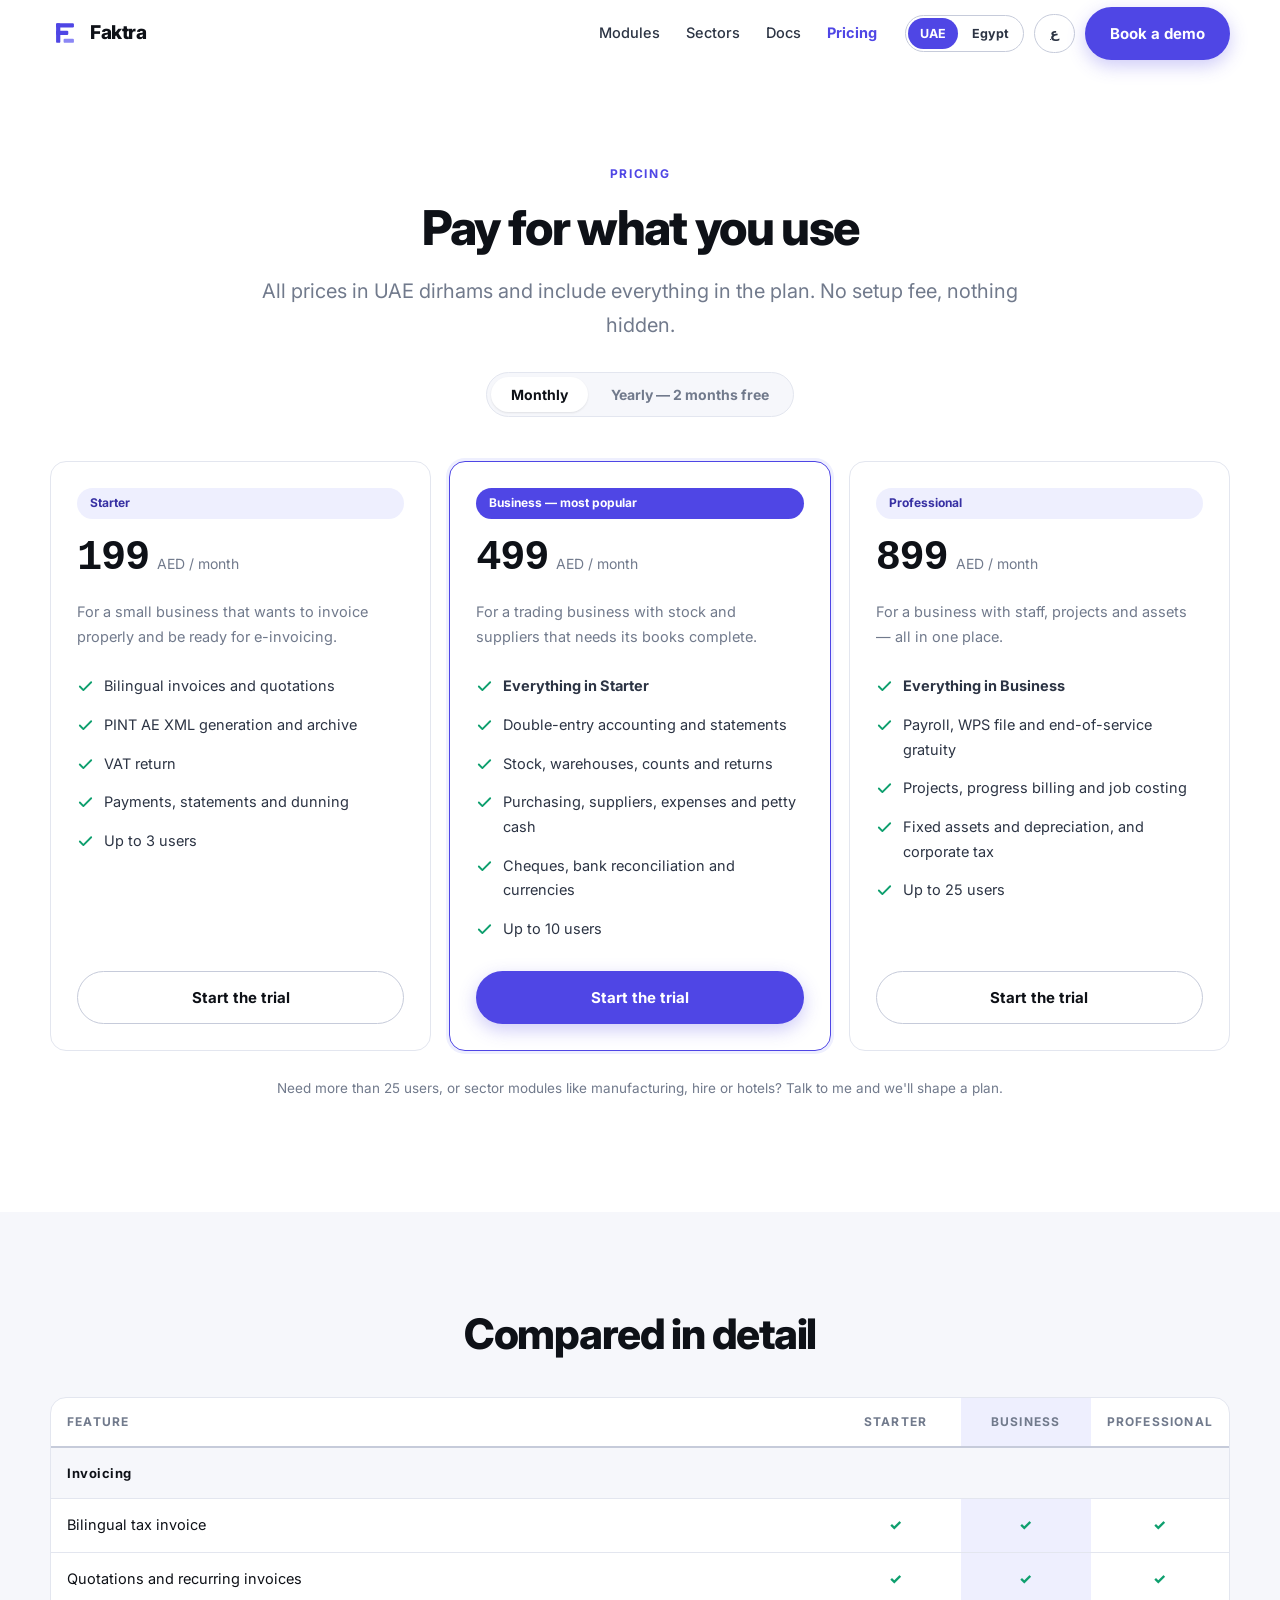
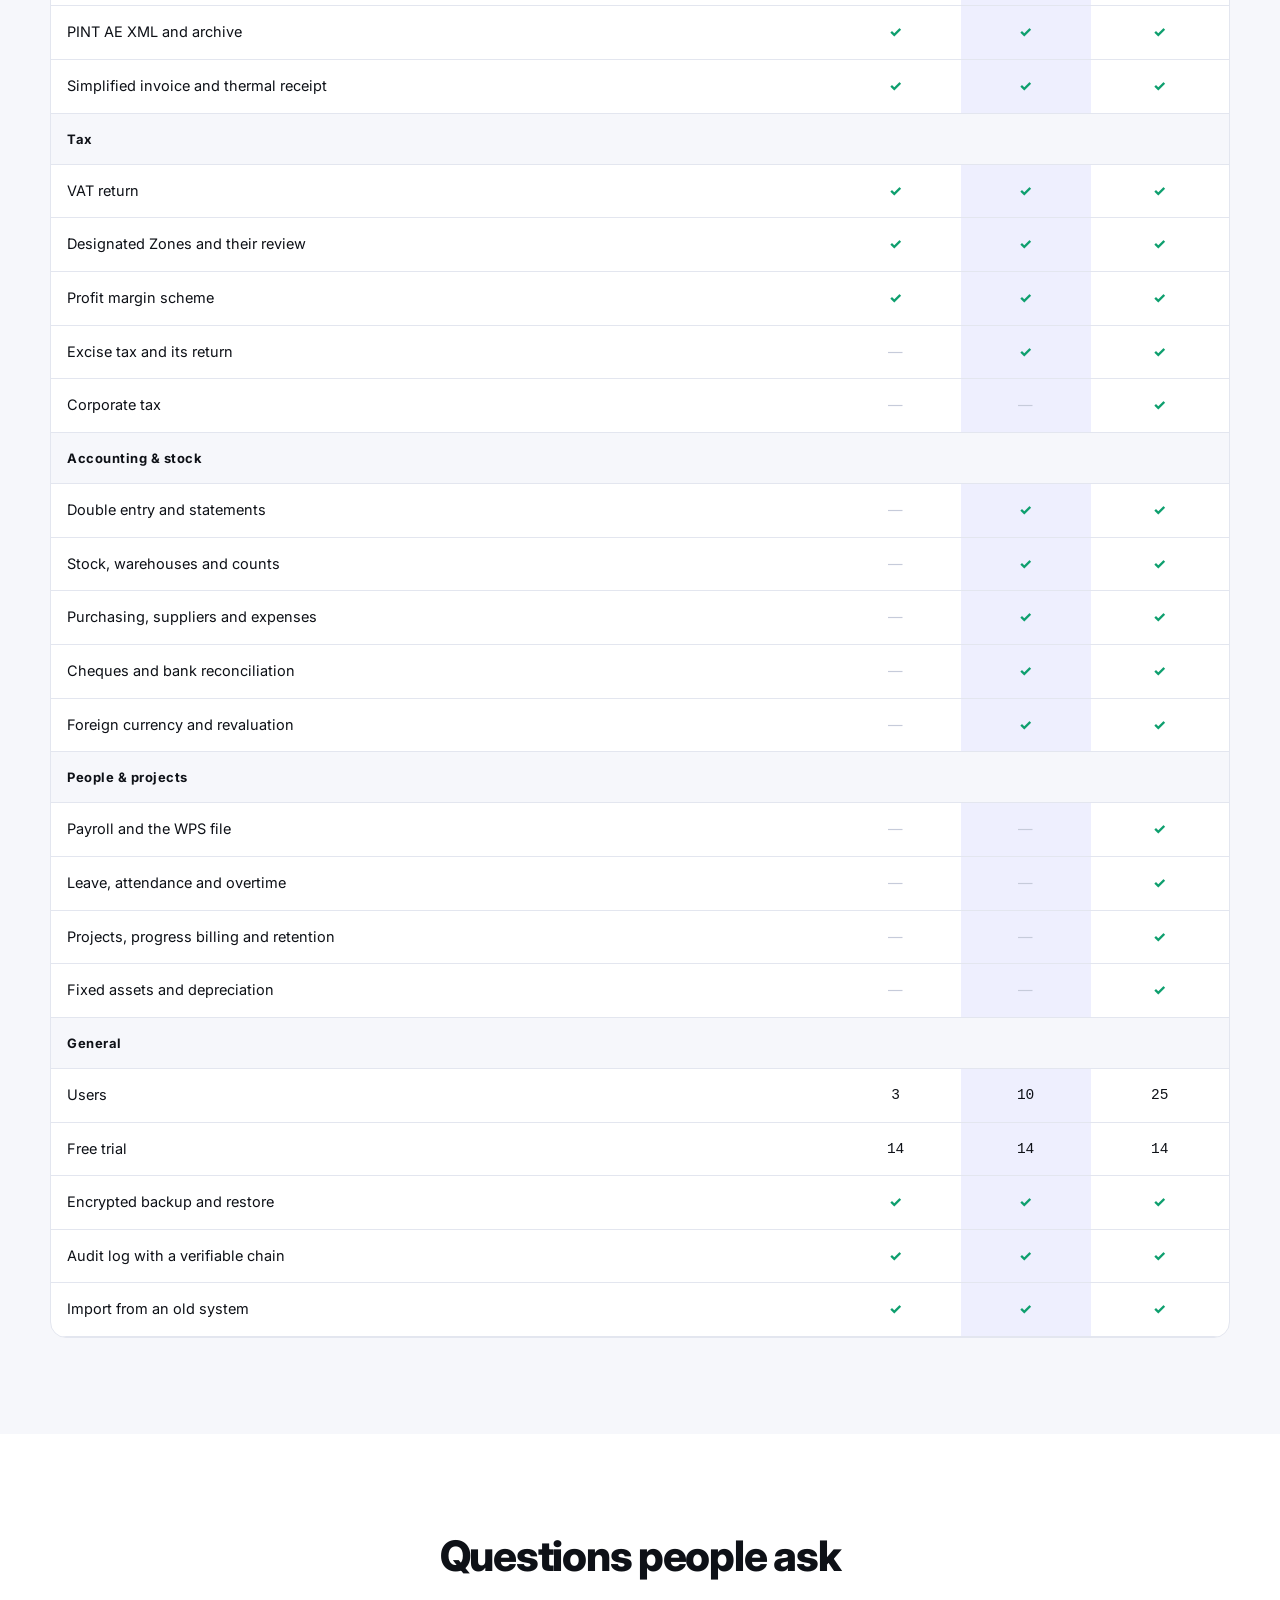
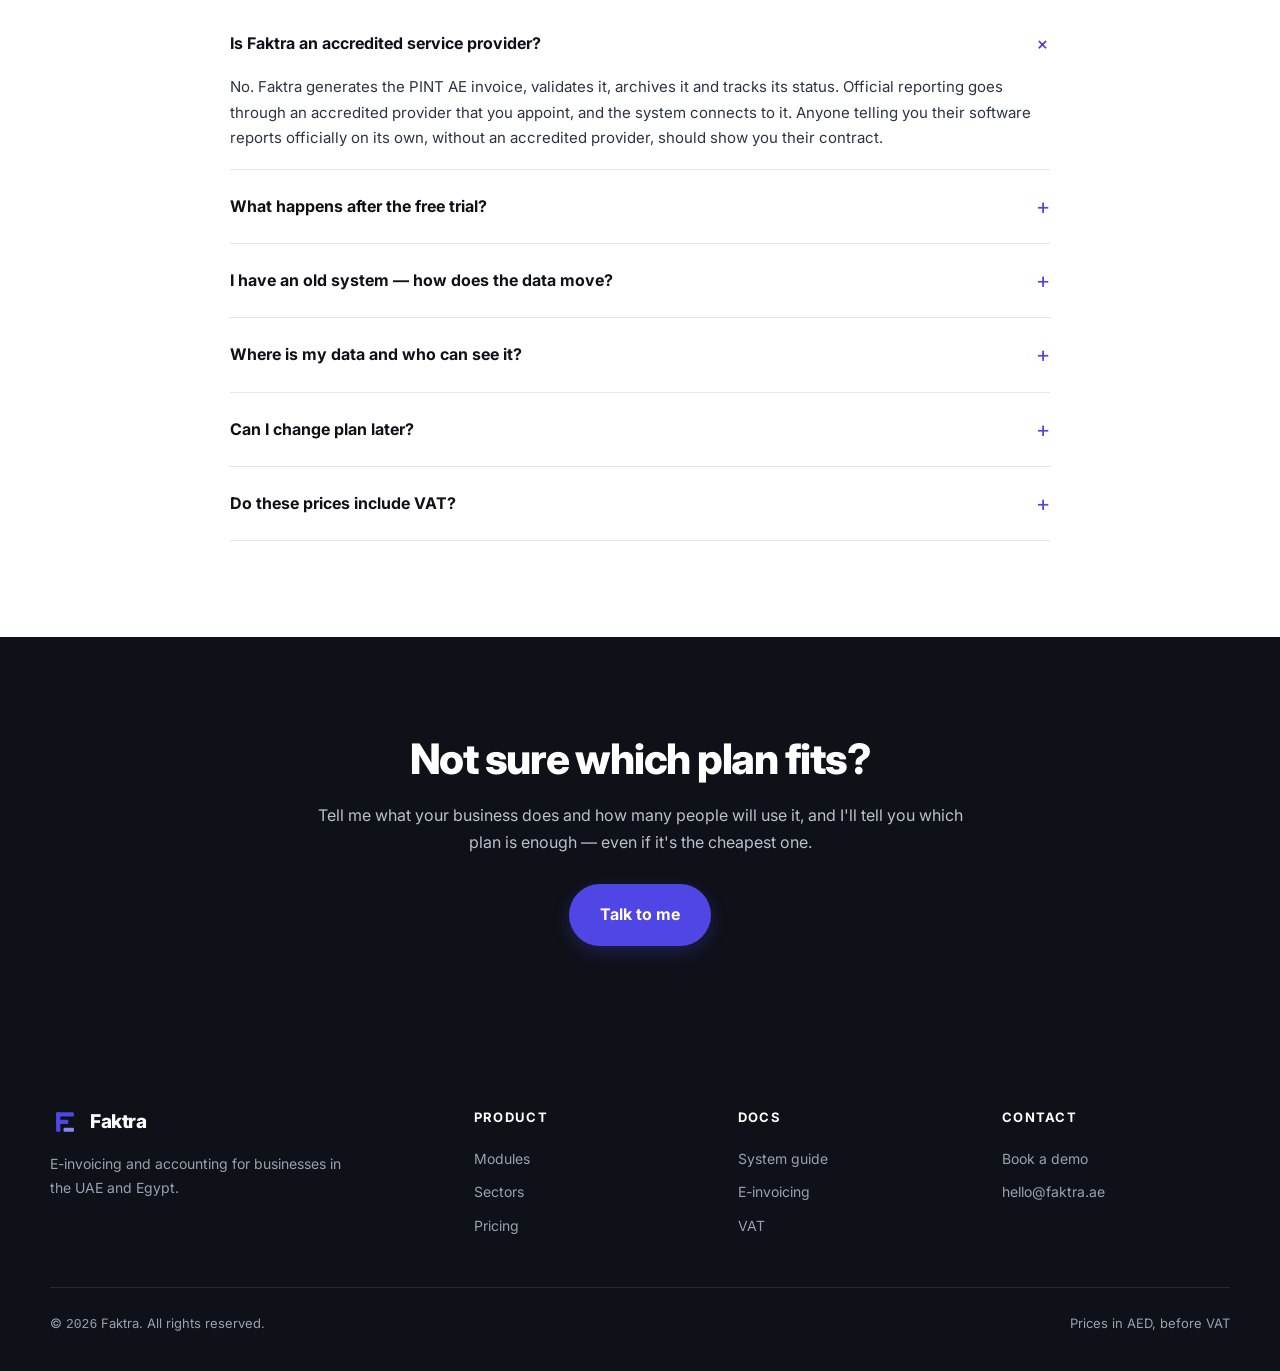
<file: en/pricing.html>
<!doctype html>
<html lang="en" dir="ltr"><head>
<meta charset="utf-8">
<meta name="viewport" content="width=device-width, initial-scale=1">
<title>Faktra pricing — plans and subscriptions in the UAE and Egypt</title>
<meta name="description" content="UAE: Starter AED 199, Business AED 499, Professional AED 899 per month. Egypt: EGP 899, 1,999 and 3,999 per month. A 14-day free trial with no card, and two months free on annual billing.">

<link rel="canonical" href="https://faktra.ae/en/pricing.html">
<link rel="alternate" hreflang="ar" href="https://faktra.ae/ar/pricing.html">
<link rel="alternate" hreflang="en" href="https://faktra.ae/en/pricing.html">
<link rel="alternate" hreflang="x-default" href="https://faktra.ae/ar/pricing.html">

<meta property="og:type" content="article">
<meta property="og:locale" content="en_AE">
<meta property="og:site_name" content="Faktra">
<meta property="og:title" content="Faktra pricing — plans and subscriptions in the UAE and Egypt">
<meta property="og:description" content="UAE: Starter AED 199, Business AED 499, Professional AED 899 per month. Egypt: EGP 899, 1,999 and 3,999 per month. A 14-day free trial with no card, and two months free on annual billing.">
<meta property="og:url" content="https://faktra.ae/en/pricing.html">
<meta name="twitter:card" content="summary_large_image">

<script type="application/ld+json">
{
 "@context": "https://schema.org",
 "@type": "BreadcrumbList",
 "itemListElement": [
  {
   "@type": "ListItem",
   "position": 1,
   "name": "Faktra",
   "item": "https://faktra.ae/en/"
  },
  {
   "@type": "ListItem",
   "position": 2,
   "name": "Faktra pricing",
   "item": "https://faktra.ae/en/pricing.html"
  }
 ]
}
</script>

<link rel="stylesheet" href="../site.css">
<style>
  /* جدول المقارنة */
  .cmp { width: 100%; border-collapse: collapse; font-size: 14.5px; }
  .cmp th, .cmp td { padding: 14px 16px; border-bottom: 1px solid var(--line);
    text-align: start; }
  .cmp thead th { font-size: 12px; letter-spacing: .1em; text-transform: uppercase;
    color: var(--muted); border-bottom: 2px solid var(--line-strong); }
  .cmp tbody tr:hover { background: var(--paper); }
  .cmp td.c, .cmp th.c { text-align: center; width: 130px; }
  .cmp .grp td { background: var(--paper); font-weight: 700; font-size: 13px;
    letter-spacing: .04em; color: var(--ink); }
  .yes { color: var(--pos); font-weight: 800; }
  .no { color: var(--line-strong); }
  .cmp .best { background: var(--indigo-wash); }

  /* تبديل شهري/سنوي */
  .cycle { display: inline-flex; background: var(--paper); border: 1px solid var(--line);
    border-radius: 999px; padding: 4px; gap: 3px; }
  .cycle button { border: 0; background: transparent; border-radius: 999px;
    padding: 9px 20px; font-family: inherit; font-size: 14px; font-weight: 700;
    color: var(--muted); cursor: pointer; transition: background .18s, color .18s; }
  .cycle button[aria-pressed="true"] { background: var(--surface); color: var(--ink);
    box-shadow: var(--shadow-sm); }

  .plan { position: relative; display: flex; flex-direction: column; }
  .plan.best { border-color: var(--indigo); box-shadow: 0 0 0 3px var(--indigo-wash); }
  .plan .price { display: flex; align-items: baseline; gap: 8px; margin: 4px 0 6px; }
  .plan .price .amt { font-family: var(--mono); font-size: 42px; font-weight: 800;
    letter-spacing: -.03em; direction: ltr; }
  .plan ul { list-style: none; padding: 0; margin: 18px 0 0; }
  .plan li { display: flex; gap: 10px; padding: 7px 0; font-size: 14.5px;
    color: var(--ink-2); align-items: flex-start; }
  .plan li svg { width: 17px; height: 17px; flex: none; color: var(--pos); margin-top: 4px; }
  .plan .cta { margin-top: auto; padding-top: 22px; }

  body[data-billing="yearly"] [data-period-label][data-show="monthly"],
  body[data-billing="monthly"] [data-period-label][data-show="yearly"] { display: none; }
  [data-period-label][data-show="yearly"] { display: none; }

  .faq details { border-bottom: 1px solid var(--line); padding: 18px 0; }
  .faq summary { cursor: pointer; font-weight: 700; font-size: 16px; list-style: none;
    display: flex; justify-content: space-between; gap: 16px; align-items: center; }
  .faq summary::-webkit-details-marker { display: none; }
  .faq summary::after { content: '+'; font-size: 22px; color: var(--indigo);
    font-weight: 400; transition: transform .2s; }
  .faq details[open] summary::after { transform: rotate(45deg); }
  .faq p { margin: 12px 0 0; font-size: 15px; }

  @media (max-width: 820px) {
    .cmp { font-size: 13px; }
    .cmp th, .cmp td { padding: 11px 9px; }
    .cmp td.c, .cmp th.c { width: 74px; }
    .scroll-x { overflow-x: auto; -webkit-overflow-scrolling: touch; }
  }
</style>
</head>
<body data-billing="monthly" data-country="AE">

<nav class="nav">
  <div class="shell nav-in">
    <a class="brand" href="./index.html">
      <svg viewBox="0 0 64 64" aria-hidden="true">
        <rect fill="#4F46E5" x="13" y="11" width="9" height="42" rx="2.5"></rect>
        <rect fill="#4F46E5" x="13" y="11" width="38" height="9" rx="2.5"></rect>
        <rect fill="#4F46E5" x="13" y="27" width="26" height="9" rx="2.5"></rect>
        <rect fill="#8B87F5" x="29" y="44" width="22" height="9" rx="2.5"></rect>
      </svg>
      Faktra
    </a>
    <div class="nav-links">
      <a href="./index.html#modules">Modules</a>
      <a href="./index.html#sectors">Sectors</a>
      <a href="./docs.html">Docs</a>
      <a href="./pricing.html" class="on">Pricing</a>
    </div>
    <div class="nav-act">
      <div class="ctry" data-country-switch="" role="group" aria-label="Country">
        <button type="button" data-country-to="AE" aria-pressed="true">UAE</button>
        <button type="button" data-country-to="EG" aria-pressed="false">Egypt</button>
      </div>
      <a class="lang" href="../ar/pricing.html" hreflang="ar" lang="ar">ع</a>
      <a class="btn btn-primary" href="./index.html#contact">
        Book a demo</a>
      <button class="burger" aria-expanded="false" aria-label="Menu">
        <span></span><span></span><span></span></button>
    </div>
  </div>
</nav>

<!-- ══════════════ العنوان ══════════════ -->
<section style="padding-bottom:44px">
  <div class="shell center">
    <div class="eyebrow reveal">Pricing</div>
    <h1 class="reveal d1" style="font-size:clamp(30px,4.4vw,48px)">
      
      Pay for what you use</h1>
    <p class="lead reveal d2" style="margin:0 auto 30px">
      
      <span data-only="AE">All prices in UAE dirhams</span><span data-only="EG">All prices in Egyptian pounds</span> and include everything in the plan.
        No setup fee, nothing hidden.</p>

    <div class="reveal d3 cycle" data-cycle="">
      <button data-period="monthly" aria-pressed="true">
        Monthly</button>
      <button data-period="yearly" aria-pressed="false">
        Yearly — 2 months free</button>
    </div>
  </div>
</section>

<!-- ══════════════ الخطط ══════════════ -->
<section style="padding-top:0">
  <div class="shell">
    <div class="grid g3">

      <!-- المبتدئة -->
      <div class="card plan reveal">
        <div class="pill">Starter</div>
        <div class="price">
          <span class="amt" data-price=""
                data-ae-monthly="199" data-ae-yearly="1,990"
                data-eg-monthly="899" data-eg-yearly="8,990">199</span>
          <span style="color:var(--muted);font-size:14px">
            <span data-period-label="" data-show="monthly">
              <span data-cur="" data-ae="AED" data-eg="EGP">AED</span> / month</span>
            <span data-period-label="" data-show="yearly">
              <span data-cur="" data-ae="AED" data-eg="EGP">AED</span> / year</span>
          </span>
        </div>
        <p style="font-size:14.5px;color:var(--muted);margin-bottom:0">
          
          For a small business that wants to invoice properly and be
            ready for e-invoicing.</p>

        <ul>
          <li><svg viewBox="0 0 24 24" fill="none"><path d="M20 6L9 17l-5-5" stroke="currentColor" stroke-width="2.6" stroke-linecap="round" stroke-linejoin="round"></path></svg>
            <span>
              Bilingual invoices and quotations</span></li>
          <li><svg viewBox="0 0 24 24" fill="none"><path d="M20 6L9 17l-5-5" stroke="currentColor" stroke-width="2.6" stroke-linecap="round" stroke-linejoin="round"></path></svg>
            <span><span data-only="AE">PINT AE XML generation and archive</span><span data-only="EG">ETA document and e-receipt, sealed and archived</span></span></li>
          <li><svg viewBox="0 0 24 24" fill="none"><path d="M20 6L9 17l-5-5" stroke="currentColor" stroke-width="2.6" stroke-linecap="round" stroke-linejoin="round"></path></svg>
            <span>
              VAT return</span></li>
          <li><svg viewBox="0 0 24 24" fill="none"><path d="M20 6L9 17l-5-5" stroke="currentColor" stroke-width="2.6" stroke-linecap="round" stroke-linejoin="round"></path></svg>
            <span>
              Payments, statements and dunning</span></li>
          <li><svg viewBox="0 0 24 24" fill="none"><path d="M20 6L9 17l-5-5" stroke="currentColor" stroke-width="2.6" stroke-linecap="round" stroke-linejoin="round"></path></svg>
            <span>Up to 3 users</span></li>
        </ul>

        <div class="cta">
          <a class="btn btn-ghost" style="width:100%;justify-content:center" href="./index.html#contact">
            Start the trial</a>
        </div>
      </div>

      <!-- الأعمال -->
      <div class="card plan best reveal d1">
        <div class="pill" style="background:var(--indigo);color:#fff">
          Business — most popular</div>
        <div class="price">
          <span class="amt" data-price=""
                data-ae-monthly="499" data-ae-yearly="4,990"
                data-eg-monthly="1,999" data-eg-yearly="19,990">499</span>
          <span style="color:var(--muted);font-size:14px">
            <span data-period-label="" data-show="monthly">
              <span data-cur="" data-ae="AED" data-eg="EGP">AED</span> / month</span>
            <span data-period-label="" data-show="yearly">
              <span data-cur="" data-ae="AED" data-eg="EGP">AED</span> / year</span>
          </span>
        </div>
        <p style="font-size:14.5px;color:var(--muted);margin-bottom:0">
          
          For a trading business with stock and suppliers that needs
            its books complete.</p>

        <ul>
          <li><svg viewBox="0 0 24 24" fill="none"><path d="M20 6L9 17l-5-5" stroke="currentColor" stroke-width="2.6" stroke-linecap="round" stroke-linejoin="round"></path></svg>
            <span><strong>
              Everything in Starter</strong></span></li>
          <li><svg viewBox="0 0 24 24" fill="none"><path d="M20 6L9 17l-5-5" stroke="currentColor" stroke-width="2.6" stroke-linecap="round" stroke-linejoin="round"></path></svg>
            <span>
              Double-entry accounting and statements</span></li>
          <li><svg viewBox="0 0 24 24" fill="none"><path d="M20 6L9 17l-5-5" stroke="currentColor" stroke-width="2.6" stroke-linecap="round" stroke-linejoin="round"></path></svg>
            <span>
              Stock, warehouses, counts and returns</span></li>
          <li><svg viewBox="0 0 24 24" fill="none"><path d="M20 6L9 17l-5-5" stroke="currentColor" stroke-width="2.6" stroke-linecap="round" stroke-linejoin="round"></path></svg>
            <span>
              Purchasing, suppliers, expenses and petty cash</span></li>
          <li><svg viewBox="0 0 24 24" fill="none"><path d="M20 6L9 17l-5-5" stroke="currentColor" stroke-width="2.6" stroke-linecap="round" stroke-linejoin="round"></path></svg>
            <span>
              Cheques, bank reconciliation and currencies</span></li>
          <li><svg viewBox="0 0 24 24" fill="none"><path d="M20 6L9 17l-5-5" stroke="currentColor" stroke-width="2.6" stroke-linecap="round" stroke-linejoin="round"></path></svg>
            <span>Up to 10 users</span></li>
        </ul>

        <div class="cta">
          <a class="btn btn-primary" style="width:100%;justify-content:center" href="./index.html#contact">
            Start the trial</a>
        </div>
      </div>

      <!-- الاحترافية -->
      <div class="card plan reveal d2">
        <div class="pill">Professional</div>
        <div class="price">
          <span class="amt" data-price=""
                data-ae-monthly="899" data-ae-yearly="8,990"
                data-eg-monthly="3,999" data-eg-yearly="39,990">899</span>
          <span style="color:var(--muted);font-size:14px">
            <span data-period-label="" data-show="monthly">
              <span data-cur="" data-ae="AED" data-eg="EGP">AED</span> / month</span>
            <span data-period-label="" data-show="yearly">
              <span data-cur="" data-ae="AED" data-eg="EGP">AED</span> / year</span>
          </span>
        </div>
        <p style="font-size:14.5px;color:var(--muted);margin-bottom:0">
          
          For a business with staff, projects and assets — all in
            one place.</p>

        <ul>
          <li><svg viewBox="0 0 24 24" fill="none"><path d="M20 6L9 17l-5-5" stroke="currentColor" stroke-width="2.6" stroke-linecap="round" stroke-linejoin="round"></path></svg>
            <span><strong>
              Everything in Business</strong></span></li>
          <li><svg viewBox="0 0 24 24" fill="none"><path d="M20 6L9 17l-5-5" stroke="currentColor" stroke-width="2.6" stroke-linecap="round" stroke-linejoin="round"></path></svg>
            <span>
              Payroll<span data-only="AE">, WPS file</span> and end-of-service gratuity</span></li>
          <li><svg viewBox="0 0 24 24" fill="none"><path d="M20 6L9 17l-5-5" stroke="currentColor" stroke-width="2.6" stroke-linecap="round" stroke-linejoin="round"></path></svg>
            <span>
              Projects, progress billing and job costing</span></li>
          <li><svg viewBox="0 0 24 24" fill="none"><path d="M20 6L9 17l-5-5" stroke="currentColor" stroke-width="2.6" stroke-linecap="round" stroke-linejoin="round"></path></svg>
            <span>
              Fixed assets and depreciation<span data-only="AE">, and corporate tax</span></span></li>
          <li><svg viewBox="0 0 24 24" fill="none"><path d="M20 6L9 17l-5-5" stroke="currentColor" stroke-width="2.6" stroke-linecap="round" stroke-linejoin="round"></path></svg>
            <span>Up to 25 users</span></li>
        </ul>

        <div class="cta">
          <a class="btn btn-ghost" style="width:100%;justify-content:center" href="./index.html#contact">
            Start the trial</a>
        </div>
      </div>
    </div>

    <p class="center reveal" style="font-size:13.5px;color:var(--muted);margin-top:26px">
      
      Need more than 25 users, or sector modules like manufacturing,
        hire or hotels? Talk to me and we'll shape a plan.</p>
  </div>
</section>

<!-- ══════════════ المقارنة ══════════════ -->
<section class="wash">
  <div class="shell">
    <div class="center" style="margin-bottom:36px">
      <h2 class="reveal">
        Compared in detail</h2>
    </div>

    <div class="card reveal d1 scroll-x" style="padding:0;overflow:hidden">
      <table class="cmp">
        <thead>
          <tr>
            <th>Feature</th>
            <th class="c">Starter</th>
            <th class="c best">Business</th>
            <th class="c">Professional</th>
          </tr>
        </thead>
        <tbody>
          <tr class="grp"><td colspan="4">Invoicing</td></tr>
          <tr><td>
            Bilingual tax invoice</td>
            <td class="c yes">✓</td><td class="c best yes">✓</td><td class="c yes">✓</td></tr>
          <tr><td>
            Quotations and recurring invoices</td>
            <td class="c yes">✓</td><td class="c best yes">✓</td><td class="c yes">✓</td></tr>
          <tr><td><span data-only="AE">PINT AE XML and archive</span><span data-only="EG">ETA document, e-receipt and archive</span></td>
            <td class="c yes">✓</td><td class="c best yes">✓</td><td class="c yes">✓</td></tr>
          <tr><td>
            Simplified invoice and thermal receipt</td>
            <td class="c yes">✓</td><td class="c best yes">✓</td><td class="c yes">✓</td></tr>

          <tr class="grp"><td colspan="4">Tax</td></tr>
          <tr><td>VAT return</td>
            <td class="c yes">✓</td><td class="c best yes">✓</td><td class="c yes">✓</td></tr>
          <tr data-only="AE"><td>Designated Zones and their review</td>
            <td class="c yes">✓</td><td class="c best yes">✓</td><td class="c yes">✓</td></tr>
          <tr data-only="AE"><td>Profit margin scheme</td>
            <td class="c yes">✓</td><td class="c best yes">✓</td><td class="c yes">✓</td></tr>
          <tr data-only="AE"><td>Excise tax and its return</td>
            <td class="c no">—</td><td class="c best yes">✓</td><td class="c yes">✓</td></tr>
          <tr data-only="AE"><td>Corporate tax</td>
            <td class="c no">—</td><td class="c best no">—</td><td class="c yes">✓</td></tr>

          <tr class="grp"><td colspan="4">
            Accounting &amp; stock</td></tr>
          <tr><td>
            Double entry and statements</td>
            <td class="c no">—</td><td class="c best yes">✓</td><td class="c yes">✓</td></tr>
          <tr><td>
            Stock, warehouses and counts</td>
            <td class="c no">—</td><td class="c best yes">✓</td><td class="c yes">✓</td></tr>
          <tr><td>
            Purchasing, suppliers and expenses</td>
            <td class="c no">—</td><td class="c best yes">✓</td><td class="c yes">✓</td></tr>
          <tr><td>
            Cheques and bank reconciliation</td>
            <td class="c no">—</td><td class="c best yes">✓</td><td class="c yes">✓</td></tr>
          <tr><td>
            Foreign currency and revaluation</td>
            <td class="c no">—</td><td class="c best yes">✓</td><td class="c yes">✓</td></tr>

          <tr class="grp"><td colspan="4">
            People &amp; projects</td></tr>
          <tr><td>
            Payroll<span data-only="AE"> and the WPS file</span></td>
            <td class="c no">—</td><td class="c best no">—</td><td class="c yes">✓</td></tr>
          <tr><td>
            Leave, attendance and overtime</td>
            <td class="c no">—</td><td class="c best no">—</td><td class="c yes">✓</td></tr>
          <tr><td>
            Projects, progress billing and retention</td>
            <td class="c no">—</td><td class="c best no">—</td><td class="c yes">✓</td></tr>
          <tr><td>
            Fixed assets and depreciation</td>
            <td class="c no">—</td><td class="c best no">—</td><td class="c yes">✓</td></tr>

          <tr class="grp"><td colspan="4">General</td></tr>
          <tr><td>Users</td>
            <td class="c n">3</td><td class="c best n">10</td><td class="c n">25</td></tr>
          <tr><td>Free trial</td>
            <td class="c n">14</td><td class="c best n">14</td><td class="c n">14</td></tr>
          <tr><td>
            Encrypted backup and restore</td>
            <td class="c yes">✓</td><td class="c best yes">✓</td><td class="c yes">✓</td></tr>
          <tr><td>
            Audit log with a verifiable chain</td>
            <td class="c yes">✓</td><td class="c best yes">✓</td><td class="c yes">✓</td></tr>
          <tr><td>
            Import from an old system</td>
            <td class="c yes">✓</td><td class="c best yes">✓</td><td class="c yes">✓</td></tr>
        </tbody>
      </table>
    </div>
  </div>
</section>

<!-- ══════════════ أسئلة ══════════════ -->
<section>
  <div class="shell" style="max-width:820px">
    <div class="center" style="margin-bottom:24px">
      <h2 class="reveal">
        Questions people ask</h2>
    </div>

    <div class="faq reveal d1">
      <details open="" data-only="AE">
        <summary>Is Faktra an accredited service provider?</summary>
        <p>
          No. Faktra generates the PINT AE invoice, validates it,
          archives it and tracks its status. Official reporting goes through an
          accredited provider that you appoint, and the system connects to it.
          Anyone telling you their software reports officially on its own, without
          an accredited provider, should show you their contract.</p>
      </details>

      <details open="" data-only="EG">
        <summary>How does the document reach the authority in Egypt?</summary>
        <p>
          Egypt has no accredited provider between the taxpayer and the authority:
          the taxpayer submits directly, with credentials the authority issues to
          them. Faktra carries out that submission on their behalf under those
          credentials and follows the status through to acceptance or rejection.
          The electronic seal is the one part no server can hold — its certificate
          lives on a token in your office, so a small agent on that machine does
          the signing.</p>
      </details>

      <details data-only="EG">
        <summary>What do I need before I can submit to the authority?</summary>
        <p>Credentials the authority issues in your name, a nine-digit
          registration number with your activity code, and an electronic seal
          on a token. The screen names what is still missing one item at a
          time rather than saying "incomplete".</p>
      </details>

      <details data-only="EG">
        <summary>Is the e-receipt included at these prices?</summary>
        <p>Yes, on all three plans. It is a separate track from the invoice
          rather than a flag on one: receipts are batched and a single seal
          covers the batch, so the till does not stop at every sale.</p>
      </details>

      <details>
        <summary>
          What happens after the free trial?</summary>
        <p>
          The 14 days run without a card. If you continue, you pick a
          plan and your data stays exactly as it is. If you leave, you take a full
          copy of your data in a format any other system can read.</p>
      </details>

      <details>
        <summary>
          I have an old system — how does the data move?</summary>
        <p>
          There is a dedicated migration screen for customers,
          suppliers, items, the chart of accounts, opening balances and historic
          invoices. It detects duplicate invoices before they land, so nothing is
          counted twice in the VAT return or in the books.</p>
      </details>

      <details>
        <summary>
          Where is my data and who can see it?</summary>
        <p>
          Each company's data is isolated at the database level, not
          by a filter in the code — so even a programming mistake cannot let one
          company reach another's data. A check verifies this across every table
          and every view.</p>
      </details>

      <details>
        <summary>
          Can I change plan later?</summary>
        <p>
          Yes, at any time. Upgrading opens new modules immediately
          without losing anything. Downgrading closes the modules but keeps their
          data — come back to them later and it is all still there.</p>
      </details>

      <details>
        <summary>
          Do these prices include VAT?</summary>
        <p>
          Prices shown are before VAT. Your invoice will show the tax
          on its own line, as the law requires.</p>
      </details>
    </div>
  </div>
</section>

<!-- ══════════════ CTA ══════════════ -->
<section class="dark">
  <div class="shell center" style="max-width:680px">
    <h2 class="reveal" style="color:#fff">
      Not sure which plan fits?</h2>
    <p class="reveal d1" style="margin-bottom:28px">
      
      Tell me what your business does and how many people will use
        it, and I'll tell you which plan is enough — even if it's the cheapest one.</p>
    <a class="btn btn-primary btn-lg reveal d2" href="./index.html#contact">
      Talk to me</a>
  </div>
</section>

<footer>
  <div class="shell">
    <div class="foot-grid">
      <div>
        <div class="brand" style="color:#fff;margin-bottom:14px">
          <svg viewBox="0 0 64 64" aria-hidden="true">
        <rect fill="#4F46E5" x="13" y="11" width="9" height="42" rx="2.5"></rect>
        <rect fill="#4F46E5" x="13" y="11" width="38" height="9" rx="2.5"></rect>
        <rect fill="#4F46E5" x="13" y="27" width="26" height="9" rx="2.5"></rect>
        <rect fill="#8B87F5" x="29" y="44" width="22" height="9" rx="2.5"></rect>
      </svg>
          Faktra
        </div>
        <p style="color:#98A1B2;font-size:14px;max-width:34ch">
          
          E-invoicing and accounting for businesses in the UAE and Egypt.</p>
      </div>
      <div>
        <h5>Product</h5>
        <a href="./index.html#modules">Modules</a>
        <a href="./index.html#sectors">Sectors</a>
        <a href="./pricing.html">Pricing</a>
      </div>
      <div>
        <h5>Docs</h5>
        <a href="./docs.html">System guide</a>
        <a href="./docs.html#einvoicing">E-invoicing</a>
        <a href="./docs.html#vat">VAT</a>
      </div>
      <div>
        <h5>Contact</h5>
        <a href="./index.html#contact">Book a demo</a>
        <a href="mailto:hello@faktra.ae">hello@faktra.ae</a>
      </div>
    </div>
    <div class="foot-end">
      <span>© <span class="n">2026</span> 
        Faktra. All rights reserved.</span>
      <span>
        <span data-only="AE">Prices in AED</span><span data-only="EG">Prices in EGP</span>, before VAT</span>
    </div>
  </div>
</footer>

<script src="../site.js"></script>


</body></html>
</file>
<file: site.css>
/* ============================================================
   Faktra — موقع التسويق
   نظام التصميم

   الألوان والخطوط مأخوذة من `faktra-ui/faktra-app.css` بدل ما
   تتخترع من جديد: العميل هيشوف الموقع الأول وبعدين النظام، ولو
   الاتنين مش نفس الحاجة بصرياً بيحس إنه دخل مكان تاني.

   الحركات جميعها تحترم `prefers-reduced-motion`. هذه ليست
   تفصيلة: الحركة تُتعب بعض الناس فعلًا، وموقع محاسبي يتقافز أمام
   مدير مالي يقلّل الثقة لا يزيدها.

   الملف نفسه يخدم النسختين العربية والإنجليزية، والاتجاه يأتي من
   `dir` على عنصر html. لا توجد قاعدة تخفي لغة وتُظهر أخرى، لأن
   كل لغة صارت في عنوان مستقل.
   ============================================================ */

@import url('https://fonts.googleapis.com/css2?family=Tajawal:wght@400;500;700;800&family=Inter:wght@400;500;600;700;800&display=swap');

:root {
  /* الهوية — نفس قيم النظام */
  --ink: #0E1117;
  --ink-2: #2C3444;
  --muted: #717A8C;
  --line: #E3E6EF;
  --line-strong: #C6CBDA;
  --paper: #F6F7FB;
  --surface: #FFFFFF;

  --indigo: #4F46E5;
  --indigo-deep: #3730A3;
  --indigo-wash: #EEEFFE;

  --pos: #0E9F6E;
  --pos-wash: #E5F6EF;
  --warn: #B45309;
  --warn-wash: #FDF2E2;
  --neg: #C2334A;
  --neg-wash: #FBE9EC;

  --r: 10px;
  --r-lg: 16px;
  --r-xl: 24px;

  --shadow-sm: 0 1px 2px rgba(14, 17, 23, .06), 0 1px 3px rgba(14, 17, 23, .04);
  --shadow: 0 2px 4px rgba(14, 17, 23, .04), 0 12px 28px rgba(14, 17, 23, .08);
  --shadow-lg: 0 4px 8px rgba(14, 17, 23, .04), 0 24px 60px rgba(14, 17, 23, .12);

  --sans-ar: 'Tajawal', system-ui, sans-serif;
  --sans-en: 'Inter', system-ui, -apple-system, sans-serif;
  --mono: ui-monospace, 'SF Mono', Menlo, monospace;

  --shell: 1180px;
  --nav-h: 68px;
}

*, *::before, *::after { box-sizing: border-box; }

html { scroll-behavior: smooth; scroll-padding-top: calc(var(--nav-h) + 20px); }

body {
  margin: 0;
  background: var(--surface);
  color: var(--ink);
  font-family: var(--sans-ar);
  font-size: 16px;
  line-height: 1.7;
  -webkit-font-smoothing: antialiased;
  overflow-x: hidden;
}

/* اللغة والاتجاه.
   الصفحة بتتقلب كلها بـ`dir` على <html>، والنصوص بتتبدل بإظهار
   وإخفاء عناصر [data-ar] و[data-en] — أبسط وأسرع من قاموس JS،
   وبيخلي النص كله موجود في الـHTML للـSEO ولمحركات البحث. */
html[dir="ltr"] body { font-family: var(--sans-en); }

/* الأرقام دايماً لاتينية ومن الشمال لليمين حتى في الوضع العربي */
.n, .num { font-family: var(--mono); direction: ltr; unicode-bidi: isolate;
  font-variant-numeric: tabular-nums; }
.en { font-family: var(--sans-en); direction: ltr; unicode-bidi: isolate; }

img, svg { max-width: 100%; }
a { color: inherit; }

/* ---------- الهيكل ---------- */

.shell { width: min(var(--shell), calc(100% - 40px)); margin-inline: auto; }
section { padding: 96px 0; position: relative; }
section.tight { padding: 64px 0; }
.wash { background: var(--paper); }
.dark { background: var(--ink); color: #fff; }
.dark .lead, .dark p { color: #B9C0CE; }

.eyebrow {
  font-size: 12px; font-weight: 700; letter-spacing: .14em;
  text-transform: uppercase; color: var(--indigo);
  margin-bottom: 14px;
}
.dark .eyebrow { color: #A5B4FC; }

h1, h2, h3, h4 { line-height: 1.25; margin: 0 0 16px; letter-spacing: -.02em; }
h1 { font-size: clamp(34px, 5.2vw, 60px); font-weight: 800; letter-spacing: -.035em; }
h2 { font-size: clamp(27px, 3.6vw, 42px); font-weight: 800; letter-spacing: -.03em; }
h3 { font-size: clamp(19px, 2vw, 24px); font-weight: 700; }
h4 { font-size: 17px; font-weight: 700; }

p { margin: 0 0 16px; color: var(--ink-2); }
.lead { font-size: clamp(17px, 1.9vw, 20px); color: var(--muted); max-width: 62ch; }
.center { text-align: center; }
.center .lead { margin-inline: auto; }

/* ---------- الأزرار ---------- */

.btn {
  display: inline-flex; align-items: center; gap: 9px;
  padding: 13px 24px; border-radius: 999px;
  font-family: inherit; font-size: 15px; font-weight: 700;
  text-decoration: none; border: 1px solid transparent; cursor: pointer;
  transition: transform .18s cubic-bezier(.2,.8,.2,1), box-shadow .18s, background .18s;
  white-space: nowrap;
}
.btn-primary { background: var(--indigo); color: #fff; box-shadow: 0 6px 18px rgba(79,70,229,.28); }
.btn-primary:hover { background: var(--indigo-deep); transform: translateY(-2px);
  box-shadow: 0 10px 26px rgba(79,70,229,.36); }
.btn-ghost { background: var(--surface); color: var(--ink); border-color: var(--line-strong); }
.btn-ghost:hover { border-color: var(--ink); transform: translateY(-2px); }
.dark .btn-ghost { background: transparent; color: #fff; border-color: rgba(255,255,255,.28); }
.dark .btn-ghost:hover { border-color: #fff; background: rgba(255,255,255,.06); }
.btn-lg { padding: 16px 30px; font-size: 16px; }
.btn svg { width: 17px; height: 17px; flex: none; }

/* ---------- شريط التنقل ---------- */

.nav {
  position: sticky; top: 0; z-index: 60; height: var(--nav-h);
  background: rgba(255,255,255,.82);
  backdrop-filter: saturate(180%) blur(14px);
  -webkit-backdrop-filter: saturate(180%) blur(14px);
  border-bottom: 1px solid transparent;
  transition: border-color .25s, box-shadow .25s;
}
.nav.stuck { border-bottom-color: var(--line); box-shadow: 0 1px 20px rgba(14,17,23,.05); }
.nav-in { display: flex; align-items: center; gap: 28px; height: 100%; }
.brand { display: flex; align-items: center; gap: 10px; text-decoration: none;
  font-weight: 800; font-size: 19px; letter-spacing: -.02em; }
.brand svg { width: 30px; height: 30px; }
.nav-links { display: flex; gap: 26px; margin-inline-start: auto; align-items: center; }
.nav-links a { text-decoration: none; font-size: 14.5px; font-weight: 500;
  color: var(--ink-2); transition: color .16s; position: relative; }
.nav-links a:hover { color: var(--indigo); }
.nav-links a.on { color: var(--indigo); font-weight: 700; }
.nav-act { display: flex; align-items: center; gap: 10px; }

.lang {
  border: 1px solid var(--line-strong); background: var(--surface);
  border-radius: 999px; padding: 7px 15px; cursor: pointer;
  font-family: var(--sans-en); font-size: 13px; font-weight: 700;
  color: var(--ink-2); transition: border-color .16s, color .16s;
}
.lang:hover { border-color: var(--indigo); color: var(--indigo); }

/* ---------- مبدّل البلد ----------

   الضريبة والفوترة الإلكترونية تختلفان بين البلدين اختلافًا
   يغيّر معنى الصفحة، لا صياغتها. زائر مصري يقرأ «مزوّد خدمة
   معتمد» يستنتج أن النظام ليس لبلده — وهو استنتاج معقول من نص
   خاطئ. فالبلد اختيار ظاهر، لا افتراض صامت. */

.ctry { display: inline-flex; gap: 2px; padding: 2px;
  border: 1px solid var(--line-strong); background: var(--surface);
  border-radius: 999px; }
.ctry button { border: 0; background: none; cursor: pointer; font: inherit;
  border-radius: 999px; padding: 5px 12px; font-size: 12.5px; font-weight: 700;
  color: var(--ink-2); transition: background .16s, color .16s; white-space: nowrap; }
.ctry button:hover { color: var(--indigo); }
.ctry button[aria-pressed="true"] { background: var(--indigo); color: #fff; }

/* بلا شيفرة يرى الزائر محتوى البلدين معًا — وهو صحيح، الموقع
   يخدمهما. الإخفاء مشروط بعمل الشيفرة حتى لا تختفي نصف الصفحة
   على متصفح عطّلها، ولتفهرس محركات البحث البلدين كليهما. */
.js body[data-country="AE"] [data-only="EG"],
.js body[data-country="EG"] [data-only="AE"] { display: none; }

.burger { display: none; border: 1px solid var(--line-strong); background: var(--surface);
  border-radius: var(--r); padding: 9px 11px; cursor: pointer; }
.burger span { display: block; width: 18px; height: 2px; background: var(--ink);
  border-radius: 2px; }
.burger span + span { margin-top: 4px; }

/* ---------- البطاقات ---------- */

.grid { display: grid; gap: 18px; }
.g2 { grid-template-columns: repeat(2, 1fr); }
.g3 { grid-template-columns: repeat(3, 1fr); }
.g4 { grid-template-columns: repeat(4, 1fr); }

.card {
  background: var(--surface); border: 1px solid var(--line);
  border-radius: var(--r-lg); padding: 26px;
  transition: transform .22s cubic-bezier(.2,.8,.2,1), box-shadow .22s, border-color .22s;
}
.card.hover:hover { transform: translateY(-4px); box-shadow: var(--shadow);
  border-color: var(--line-strong); }
.card p:last-child { margin-bottom: 0; }
.card .ico {
  width: 42px; height: 42px; border-radius: 12px; display: grid; place-items: center;
  background: var(--indigo-wash); color: var(--indigo); margin-bottom: 16px;
}
.card .ico svg { width: 21px; height: 21px; }

.pill {
  display: inline-flex; align-items: center; gap: 6px;
  font-size: 12px; font-weight: 700; padding: 5px 13px; border-radius: 999px;
  background: var(--indigo-wash); color: var(--indigo-deep);
}
.pill.ok { background: var(--pos-wash); color: var(--pos); }
.pill.warn { background: var(--warn-wash); color: var(--warn); }
.dark .pill { background: rgba(255,255,255,.1); color: #C7D2FE; }

/* ---------- الحركات ---------- */

/* الظهور عند التمرير. العناصر مخفية بـJS مش بـCSS، عشان لو
   الجافاسكريبت وقع الصفحة تفضل مقروءة بالكامل بدل ما تبقى بيضا. */
.js .reveal { opacity: 0; transform: translateY(22px);
  transition: opacity .7s cubic-bezier(.2,.8,.2,1), transform .7s cubic-bezier(.2,.8,.2,1); }
.js .reveal.in { opacity: 1; transform: none; }
.js .reveal.d1 { transition-delay: .07s }
.js .reveal.d2 { transition-delay: .14s }
.js .reveal.d3 { transition-delay: .21s }
.js .reveal.d4 { transition-delay: .28s }
.js .reveal.d5 { transition-delay: .35s }
.js .reveal.d6 { transition-delay: .42s }

@keyframes floaty { 0%,100% { transform: translateY(0) } 50% { transform: translateY(-9px) } }
@keyframes drawline { to { stroke-dashoffset: 0 } }
@keyframes shimmer { 100% { background-position: 200% 0 } }
@keyframes pop { 0% { transform: scale(.88); opacity: 0 } 100% { transform: scale(1); opacity: 1 } }
@keyframes slidein { 0% { transform: translateY(10px); opacity: 0 } 100% { transform: none; opacity: 1 } }

.float { animation: floaty 6s ease-in-out infinite; }

@media (prefers-reduced-motion: reduce) {
  html { scroll-behavior: auto; }
  *, *::before, *::after {
    animation-duration: .001ms !important; animation-iteration-count: 1 !important;
    transition-duration: .001ms !important;
  }
  .js .reveal { opacity: 1 !important; transform: none !important; }
}

/* ---------- محاكاة واجهة النظام في الهيرو ---------- */

.mock {
  background: var(--surface); border: 1px solid var(--line);
  border-radius: var(--r-xl); box-shadow: var(--shadow-lg);
  overflow: hidden; position: relative;
}
.mock-bar { display: flex; align-items: center; gap: 7px; padding: 13px 16px;
  border-bottom: 1px solid var(--line); background: var(--paper); }
.mock-dot { width: 10px; height: 10px; border-radius: 50%; background: var(--line-strong); }
.mock-body { padding: 22px; }
.mock-row { display: flex; align-items: center; justify-content: space-between;
  padding: 11px 0; border-bottom: 1px solid var(--line); font-size: 13.5px; }
.mock-row:last-child { border-bottom: 0; }
.mock-k { color: var(--muted); }
.mock-tot { font-weight: 800; font-size: 17px; }

.sat { display: grid; grid-template-columns: repeat(3, 1fr); gap: 12px; }
.sat .v { font-family: var(--mono); font-size: 22px; font-weight: 700;
  letter-spacing: -.02em; direction: ltr; }
.sat .l { font-size: 11.5px; color: var(--muted); margin-top: 3px; }
.sat > div { background: var(--paper); border: 1px solid var(--line);
  border-radius: var(--r); padding: 14px 16px; }

/* ---------- الجدول الزمني ---------- */

.time { position: relative; padding-inline-start: 26px; }
.time::before { content: ''; position: absolute; inset-inline-start: 5px; top: 6px; bottom: 6px;
  width: 2px; background: linear-gradient(var(--indigo), var(--line)); }
.time-i { position: relative; padding-bottom: 26px; }
.time-i:last-child { padding-bottom: 0; }
.time-i::before { content: ''; position: absolute; inset-inline-start: -26px; top: 7px;
  width: 12px; height: 12px; border-radius: 50%; background: var(--surface);
  border: 3px solid var(--indigo); }
.time-i.done::before { background: var(--indigo); }
.time-d { font-family: var(--mono); font-size: 12.5px; color: var(--indigo);
  font-weight: 700; direction: ltr; }


/* ---------- الأسئلة المتكررة ---------- */

.faq details { border-bottom: 1px solid var(--line); padding: 18px 0; }
.faq summary { cursor: pointer; font-weight: 700; font-size: 16px; list-style: none;
  display: flex; justify-content: space-between; gap: 16px; align-items: center; }
.faq summary::-webkit-details-marker { display: none; }
.faq summary::after { content: '+'; font-size: 22px; color: var(--indigo);
  font-weight: 400; transition: transform .2s; }
.faq details[open] summary::after { transform: rotate(45deg); }
.faq p { margin: 12px 0 0; font-size: 15px; }

/* ---------- التذييل: روابط داخل عناصر nav ---------- */
footer nav a { color: #98A1B2; text-decoration: none; display: block; padding: 5px 0; }
footer nav a:hover { color: #fff; }

/* ---------- الجدول الزمني كقائمة مرتبة ---------- */
.time li { list-style: none; }
.time p { margin: 0; }

/* ---------- التذييل ---------- */

footer { background: var(--ink); color: #98A1B2; padding: 64px 0 36px; font-size: 14px; }
footer h5 { color: #fff; font-size: 13px; letter-spacing: .1em; text-transform: uppercase;
  margin: 0 0 14px; }
footer a { color: #98A1B2; text-decoration: none; display: block; padding: 5px 0;
  transition: color .16s; }
footer a:hover { color: #fff; }
.foot-grid { display: grid; grid-template-columns: 1.7fr repeat(3, 1fr); gap: 36px; }
.foot-end { margin-top: 44px; padding-top: 24px; border-top: 1px solid rgba(255,255,255,.1);
  display: flex; justify-content: space-between; gap: 16px; flex-wrap: wrap; font-size: 13px; }

/* ---------- الأقسام ذات العمودين ---------- */

/*
 * These were written as `style="display:grid;grid-template-columns:
 * 1.05fr .95fr"` on the section itself, which is why the phone
 * layout never collapsed: an inline style outranks every rule in
 * this file, so the media query below was being written and ignored.
 * The ratios live here now, where a narrow screen can override them.
 */
.split      { display: grid; gap: 56px; align-items: center;
              grid-template-columns: 1.05fr .95fr; }
.split-alt  { display: grid; gap: 48px; align-items: center;
              grid-template-columns: .9fr 1.1fr; }
.split-even { display: grid; gap: 52px; align-items: center;
              grid-template-columns: 1fr 1fr; }

/* ---------- الموبايل ---------- */

@media (max-width: 1000px) {
  .split, .split-alt, .split-even { gap: 40px; }
}

@media (max-width: 940px) {
  .g4 { grid-template-columns: repeat(2, 1fr); }
  .g3 { grid-template-columns: repeat(2, 1fr); }
  .foot-grid { grid-template-columns: 1fr 1fr; }
}

@media (max-width: 860px) {
  /* عمود واحد قبل أن يضيق العمودان على النص لا بعده */
  .split, .split-alt, .split-even { grid-template-columns: 1fr; gap: 36px; }
  /* الصورة تحت النص دائمًا، مهما كان ترتيبها في الشيفرة */
  .split-alt > :first-child { order: 2; }
}

@media (max-width: 720px) {
  section { padding: 64px 0; }
  .nav-links { display: none; position: fixed; inset: var(--nav-h) 0 auto;
    background: var(--surface); flex-direction: column; align-items: stretch;
    gap: 0; padding: 12px 20px 22px; border-bottom: 1px solid var(--line);
    box-shadow: var(--shadow); }
  .nav-links.open { display: flex; }
  .nav-links a { padding: 13px 0; border-bottom: 1px solid var(--line); font-size: 16px; }
  .burger { display: block; }
  .g2, .g3, .g4 { grid-template-columns: 1fr; }
  .foot-grid { grid-template-columns: 1fr; gap: 26px; }
  .sat { grid-template-columns: repeat(3, 1fr); gap: 8px; }
  .sat > div { padding: 10px 11px; }
  .sat .v { font-size: 17px; }
  .sat .l { font-size: 10.5px; }

  /* الشريط العلوي: ثلاثة عناصر ومساحة تكفي عنصرين */
  .nav-in { gap: 12px; }
  .nav-act { gap: 7px; margin-inline-start: auto; }
  .brand { font-size: 17px; }
  .brand svg { width: 26px; height: 26px; }
  .btn { padding: 11px 18px; font-size: 14px; }
  .btn-lg { padding: 14px 22px; font-size: 15px; }

  /*
   * الطفو يتوقف على الهاتف.
   *
   * ليست مسألة ذوق: حركة لا تنتهي تُبقي المتصفح يعيد الرسم طوال
   * وجود الصفحة، فتستهلك البطارية وتُتعب التمرير على جهاز متوسط.
   */
  .float { animation: none; }

  /* مسافة الانزلاق أقصر — ٢٢ بكسل على شاشة قصيرة قفزة لا ظهور */
  .js .reveal { transform: translateY(12px); }
  .js .reveal.d3, .js .reveal.d4,
  .js .reveal.d5, .js .reveal.d6 { transition-delay: .12s; }

  /* الجداول العريضة تُمرَّر بدل أن تدفع الصفحة كلها جانبًا */
  .ex table, .cmp { display: block; overflow-x: auto; -webkit-overflow-scrolling: touch; }
}

@media (max-width: 420px) {
  /* زر «اطلب عرضًا» يزاحم الشعار على أضيق الشاشات، والرابط نفسه
     متاح في القائمة وفي نهاية الصفحة */
  .nav-act .btn-primary { display: none; }
  .shell { width: calc(100% - 28px); }
  h1 { letter-spacing: -.02em; }
}

/* ---------- نموذج طلب العرض ----------

   النموذج لا يُرسَل إلى خادم — لا خادم هنا. يبني رسالة واتساب
   ويفتحها. ولأن الرسالة تُبنى من الحقول، فالحقل الفارغ يعني سطرًا
   ناقصًا في الرسالة لا رسالة مكسورة. */

.req { display: grid; grid-template-columns: 1fr 1fr; gap: 14px;
  text-align: start; margin-bottom: 18px; }
.req .wide { grid-column: 1 / -1; }
.req label { display: block; font-size: 12.5px; font-weight: 700;
  color: var(--ink-2); margin-bottom: 6px; }
.req input, .req select, .req textarea {
  width: 100%; font: inherit; font-size: 14.5px; color: var(--ink);
  background: var(--surface); border: 1px solid var(--line-strong);
  border-radius: var(--r); padding: 11px 13px; transition: border-color .16s;
}
.req input:focus, .req select:focus, .req textarea:focus {
  outline: none; border-color: var(--indigo);
  box-shadow: 0 0 0 3px var(--indigo-wash);
}
.req textarea { resize: vertical; min-height: 76px; }
.req .req-err { color: var(--neg); font-size: 12.5px; min-height: 18px; }

/* اختيار الباقة: بطاقات لا قائمة منسدلة — السعر جزء من الاختيار */
.plans { display: grid; grid-template-columns: repeat(3, 1fr); gap: 10px; }
.plans label { display: block; margin: 0; cursor: pointer; }
.plans input { position: absolute; opacity: 0; width: 0; height: 0; }
.plans span { display: block; border: 1px solid var(--line-strong);
  border-radius: var(--r-lg); padding: 12px 10px; text-align: center;
  transition: border-color .16s, background .16s; }
.plans b { display: block; font-size: 14px; font-weight: 700; }
.plans i { display: block; font-style: normal; font-size: 12.5px;
  color: var(--muted); margin-top: 3px; font-family: var(--mono);
  direction: ltr; }
.plans input:checked + span { border-color: var(--indigo);
  background: var(--indigo-wash); }
.plans input:focus-visible + span { box-shadow: 0 0 0 3px var(--indigo-wash); }

@media (max-width: 640px) {
  .req { grid-template-columns: 1fr; }
  .plans { grid-template-columns: 1fr; }
}
</file>
